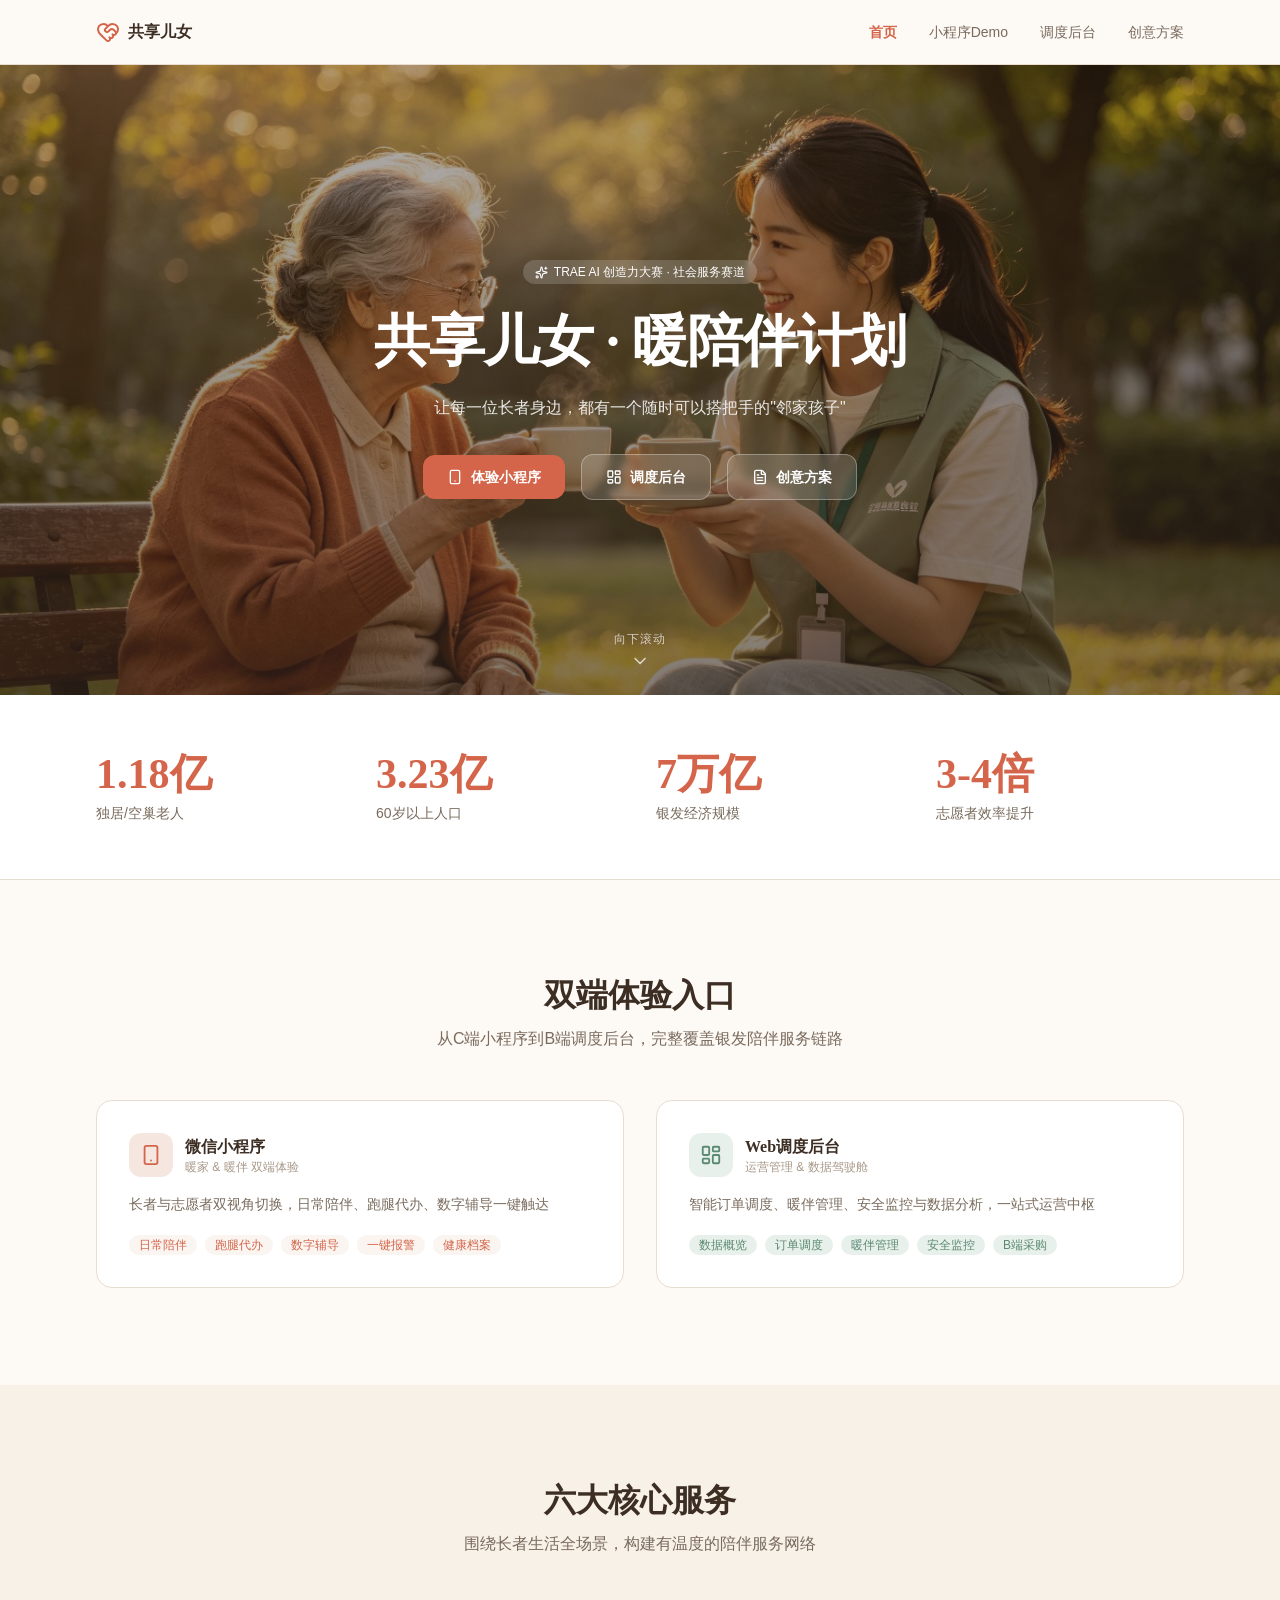
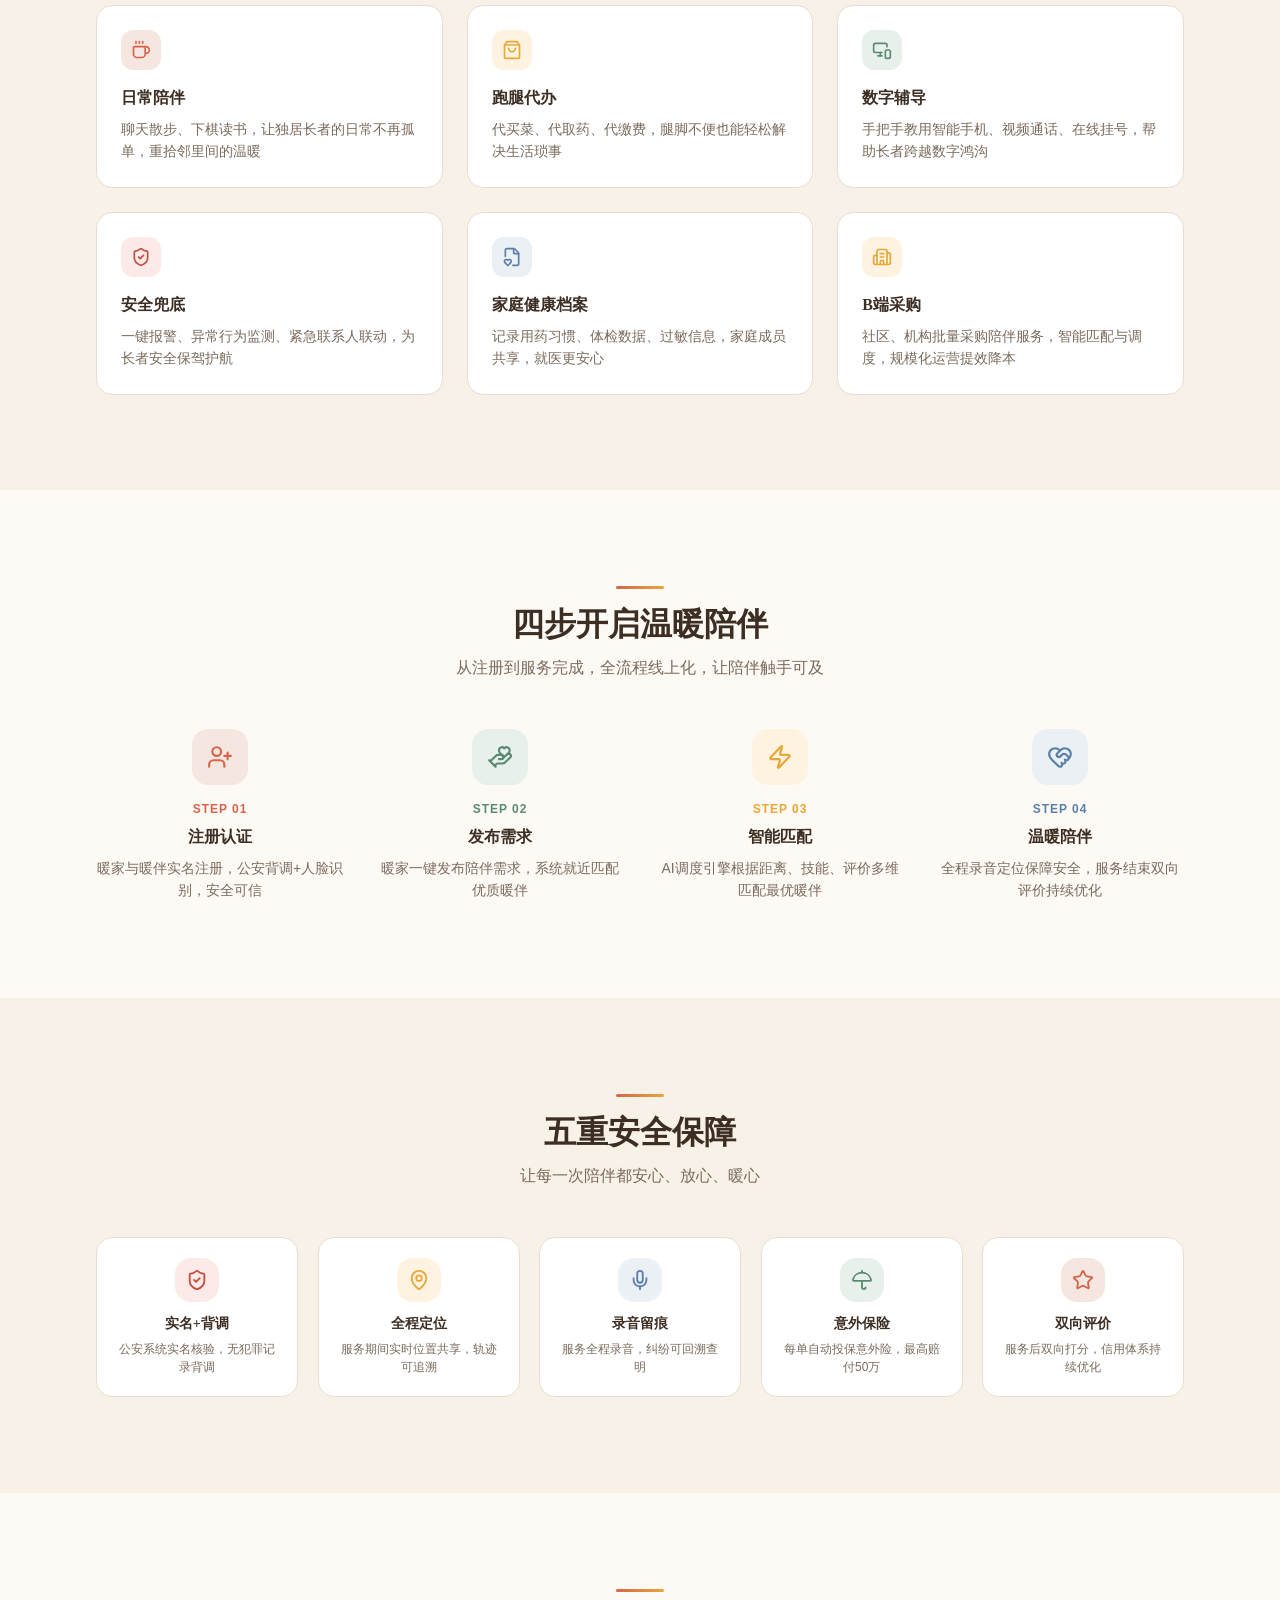
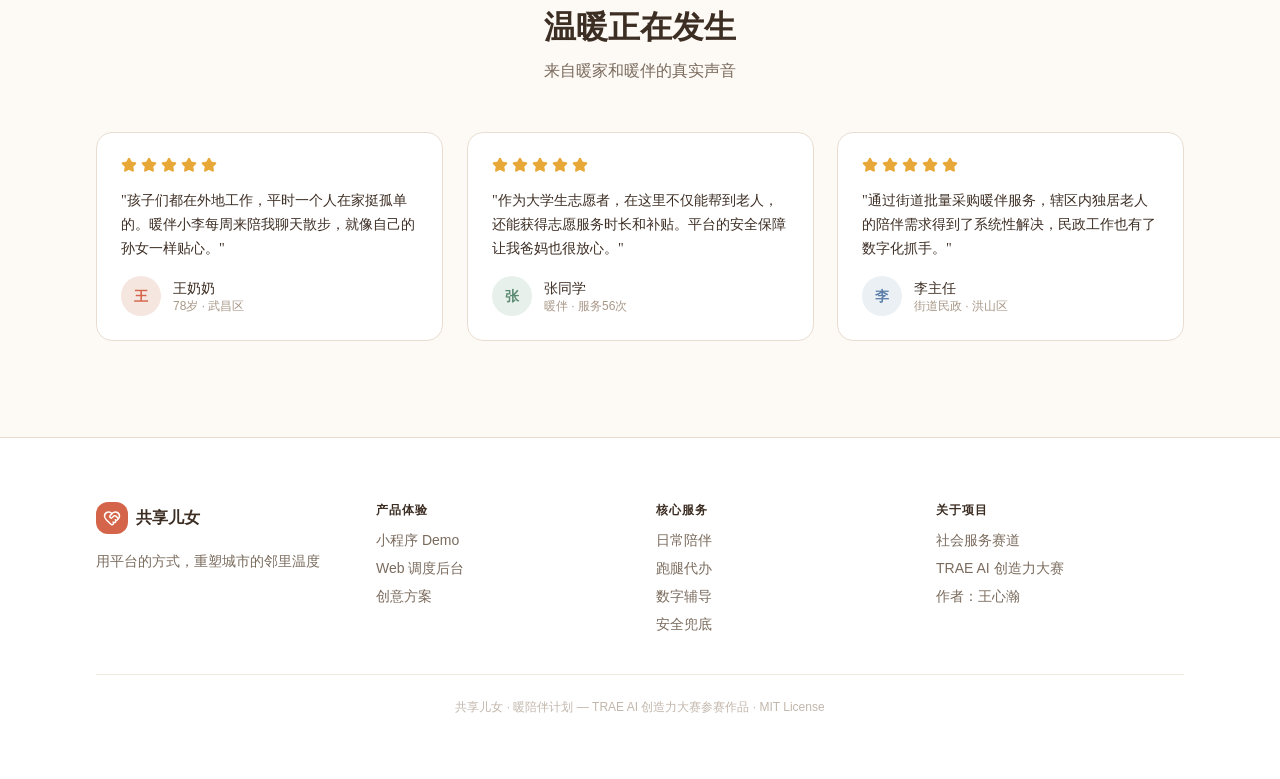
<file: index.html>
<!DOCTYPE html>
<html lang="zh-CN">
<head>
    <meta charset="UTF-8">
    <meta name="viewport" content="width=device-width, initial-scale=1.0">
    <title>共享儿女 · 暖陪伴计划</title>
    <meta http-equiv="refresh" content="0; url=shared-children-warm/pages/index.html">
    <script>window.location.href = 'shared-children-warm/pages/index.html';</script>
</head>
<body>
    <p>正在跳转至 <a href="shared-children-warm/pages/index.html">共享儿女 · 暖陪伴计划</a>...</p>
</body>
</html>
</file>
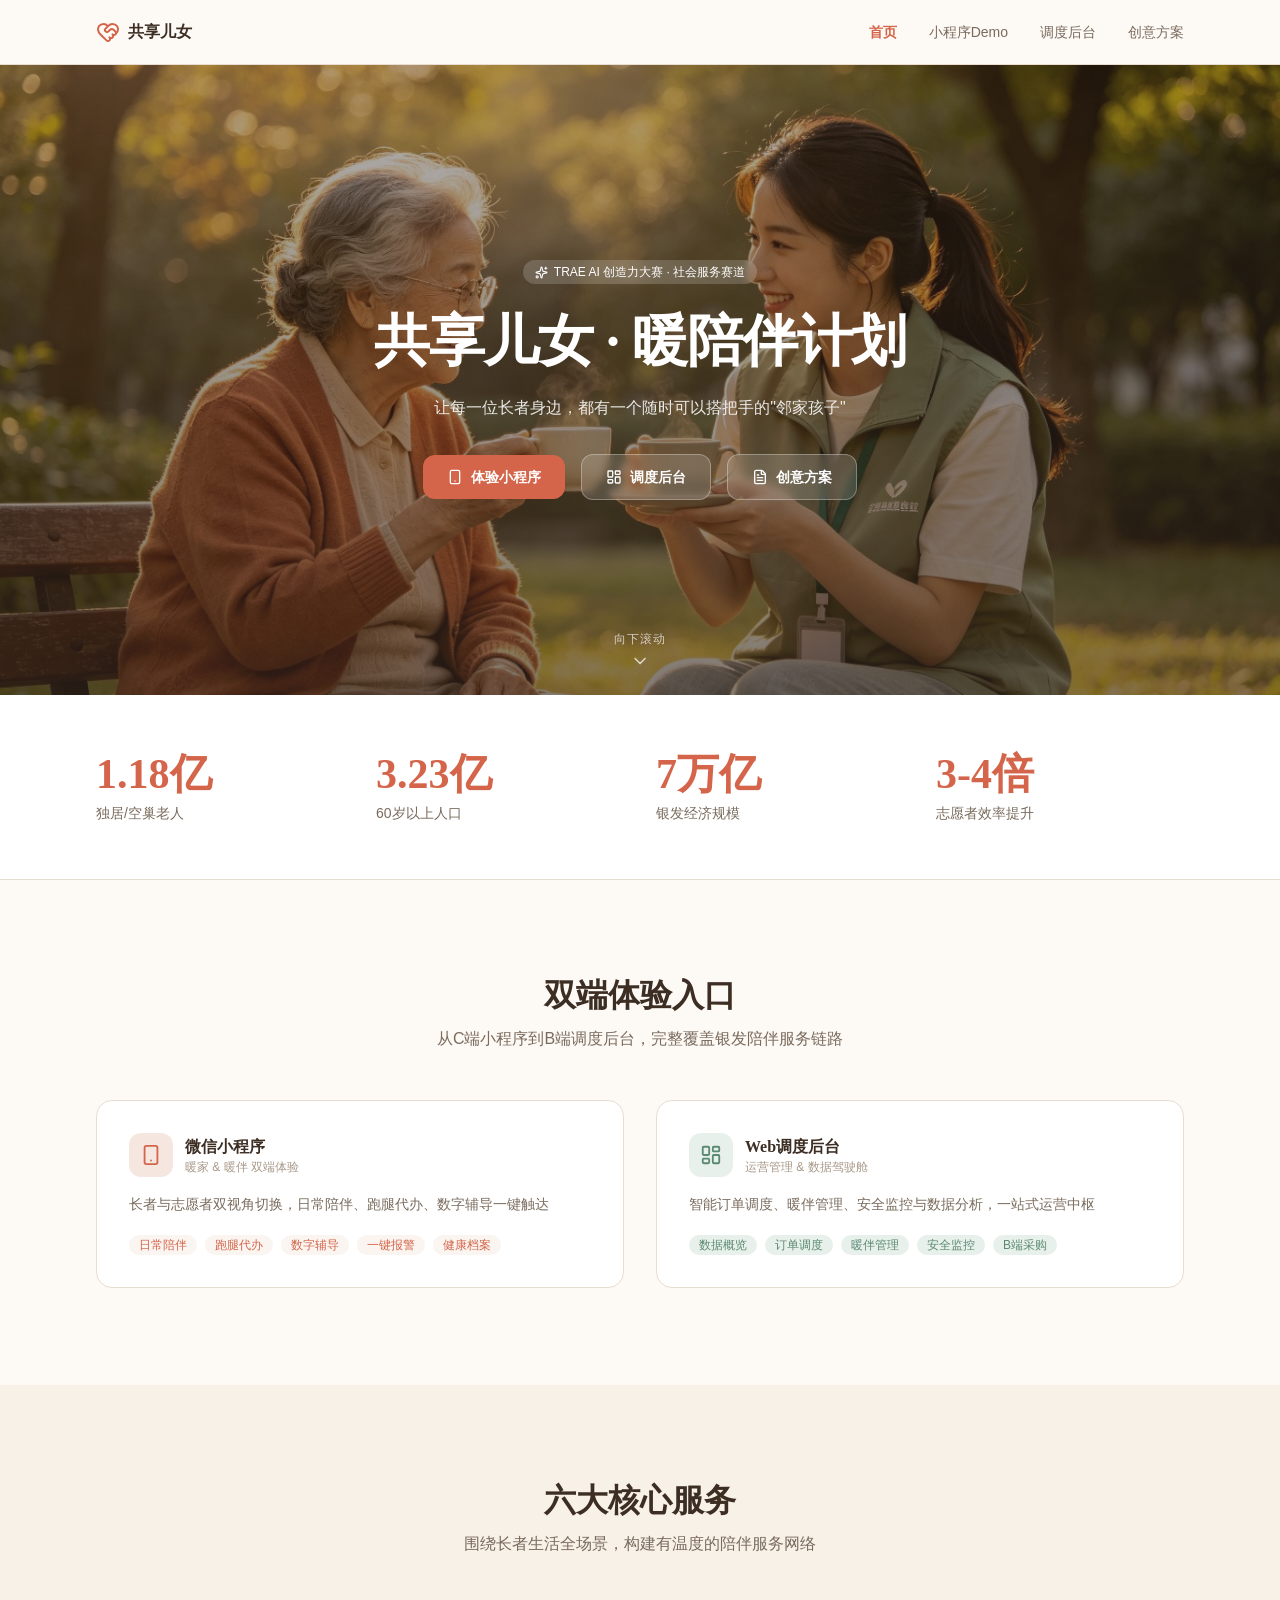
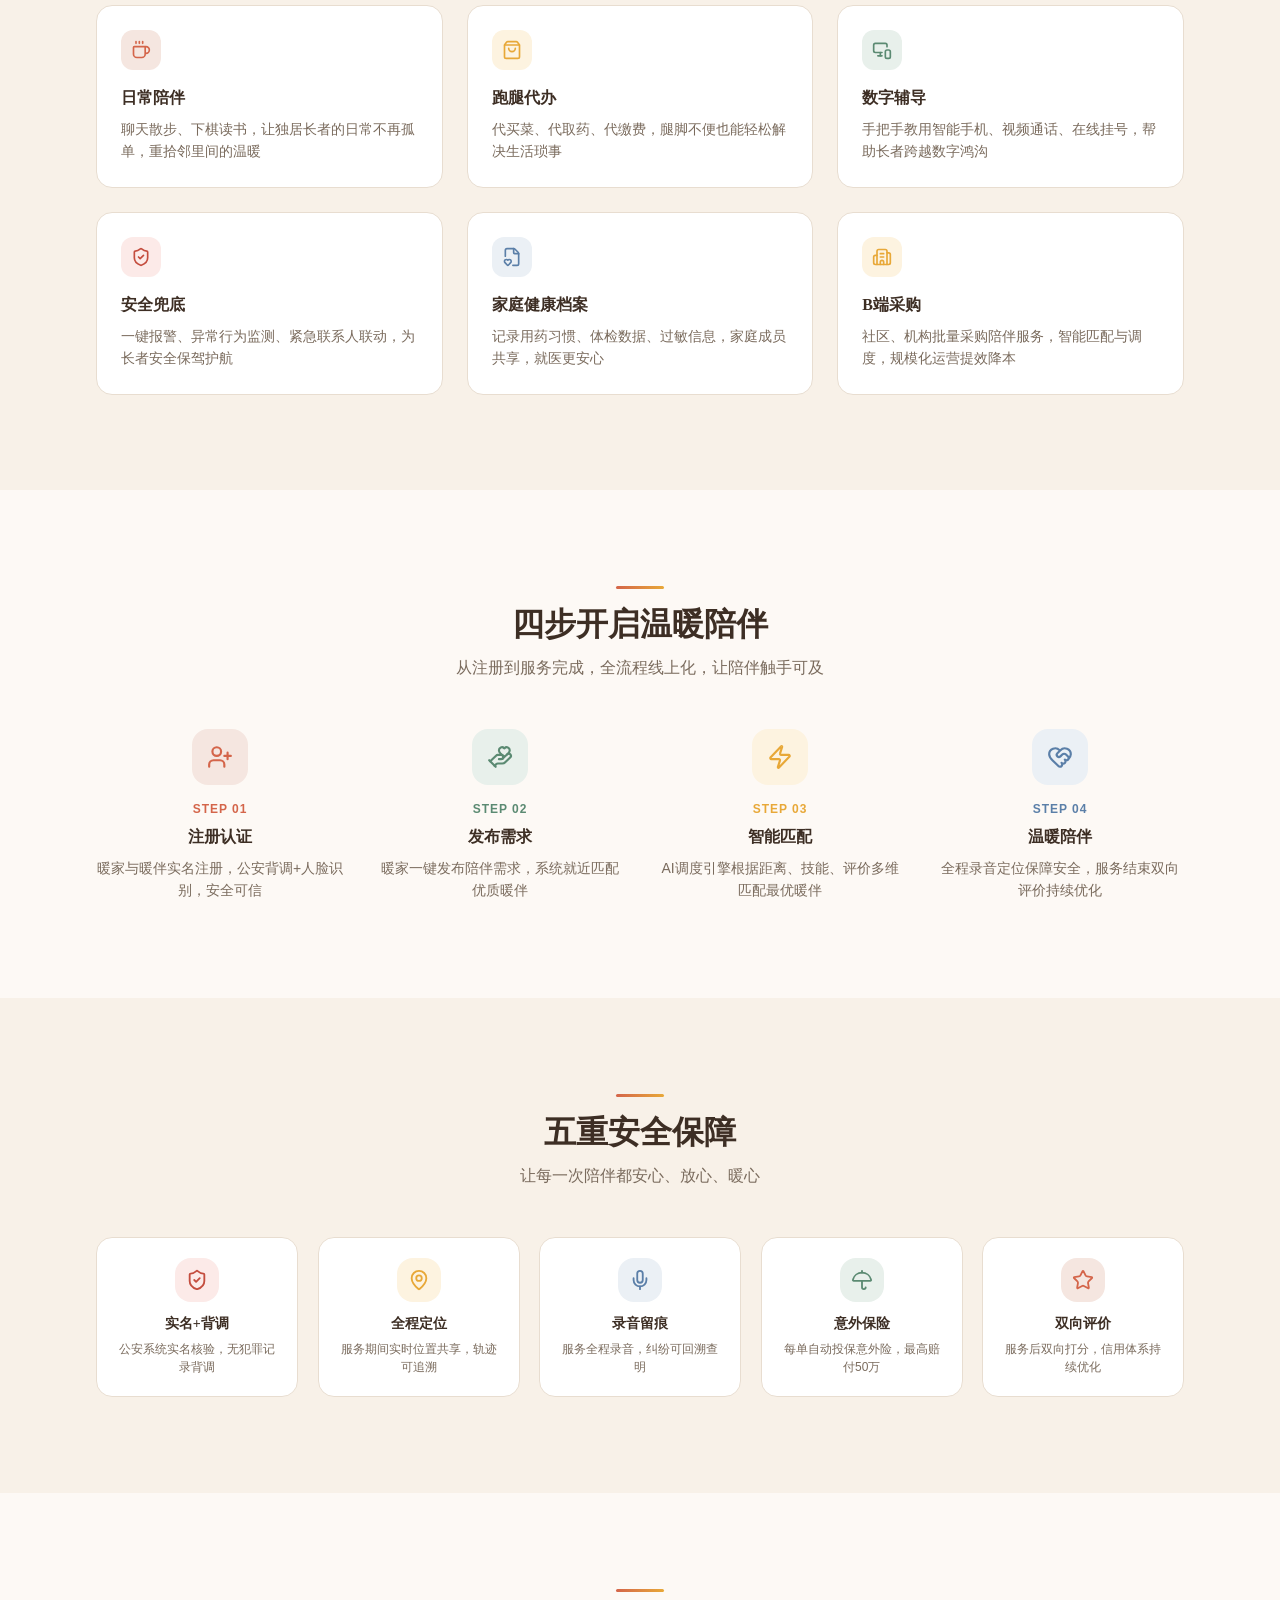
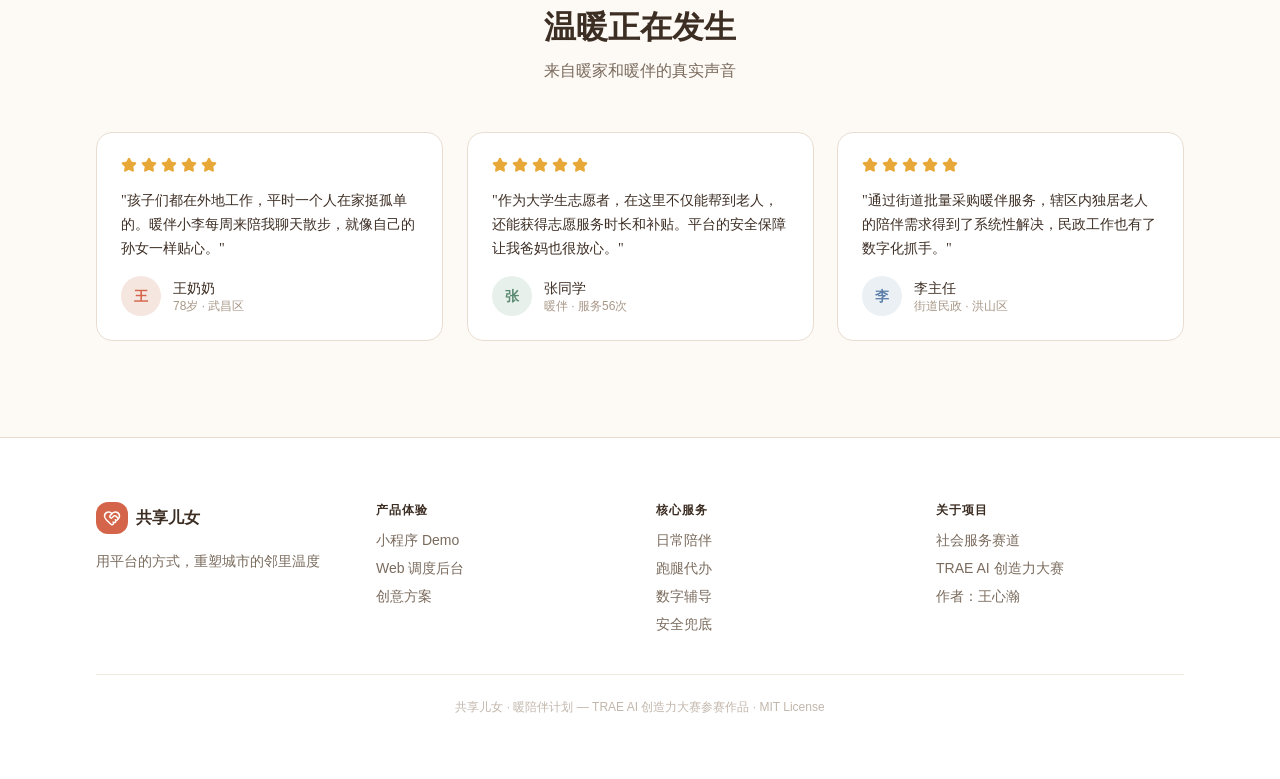
<file: shared-children-warm/pages/index.html>
<!DOCTYPE html>
<html lang="zh-CN" class="light">
<head>
    <meta charset="UTF-8">
    <meta name="viewport" content="width=device-width, initial-scale=1.0">
    <title>共享儿女 · 暖陪伴计划</title>
    <style id="theme-vars">
/* ===== Brand Design Tokens — 共享儿女 · 暖陪伴计划 ===== */
/* Warm, human, approachable — like a neighbor's kitchen */

:root {
  /* --- Color System --- */
  --color-primary: #D4654A;
  --color-primary-hover: #BF5A42;
  --color-primary-light: #F5E6E0;
  --color-primary-lighter: #FBF5F2;
  --color-primary-50: rgba(212, 101, 74, 0.08);
  --color-primary-100: rgba(212, 101, 74, 0.15);

  /* Backgrounds */
  --color-bg: #FDF9F5;
  --color-bg-warm: #F8F1E8;
  --color-bg-card: #FFFFFF;
  --color-bg-elevated: #FFFFFF;
  --color-bg-sunken: #F5EDE4;
  --color-bg-muted: #F0E8DF;

  /* Text */
  --color-text: #3D2E24;
  --color-text-secondary: #7A6B5D;
  --color-text-muted: #A89888;
  --color-text-inverse: #FFFFFF;

  /* Borders */
  --color-border: #E8DDD0;
  --color-border-light: #F0E8DF;
  --color-border-focus: #D4654A;

  /* State colors */
  --state-success: #5B8A72;
  --state-success-bg: #E8F0EB;
  --state-warning: #E8A838;
  --state-warning-bg: #FDF3E0;
  --state-error: #C44D3E;
  --state-error-bg: #FCEAE8;
  --state-info: #5B7FA8;
  --state-info-bg: #EBF0F5;

  /* --- Typography --- */
  --font-sans: 'Noto Sans SC', -apple-system, BlinkMacSystemFont, 'PingFang SC', 'Microsoft YaHei', sans-serif;
  --font-serif: 'Noto Serif SC', 'Songti SC', Georgia, serif;
  --font-mono: 'JetBrains Mono', 'Fira Code', monospace;

  --text-xs: 0.75rem;
  --text-sm: 0.875rem;
  --text-base: 1rem;
  --text-lg: 1.125rem;
  --text-xl: 1.25rem;
  --text-2xl: 1.5rem;
  --text-3xl: 1.875rem;
  --text-4xl: 2.25rem;
  --text-5xl: 3rem;
  --text-6xl: 3.75rem;

  --leading-tight: 1.25;
  --leading-snug: 1.375;
  --leading-normal: 1.6;
  --leading-relaxed: 1.75;

  --tracking-tight: -0.02em;
  --tracking-normal: 0;
  --tracking-wide: 0.04em;
  --tracking-wider: 0.08em;

  /* --- Spacing --- */
  --space-1: 0.25rem;
  --space-2: 0.5rem;
  --space-3: 0.75rem;
  --space-4: 1rem;
  --space-5: 1.25rem;
  --space-6: 1.5rem;
  --space-8: 2rem;
  --space-10: 2.5rem;
  --space-12: 3rem;
  --space-16: 4rem;
  --space-20: 5rem;
  --space-24: 6rem;

  /* --- Radius --- */
  --radius-sm: 4px;
  --radius-md: 8px;
  --radius-lg: 12px;
  --radius-xl: 16px;
  --radius-full: 9999px;

  /* --- Shadows --- */
  --shadow-xs: 0 1px 2px rgba(61, 46, 36, 0.04);
  --shadow-sm: 0 1px 3px rgba(61, 46, 36, 0.05);
  --shadow-md: 0 2px 8px rgba(61, 46, 36, 0.06);
  --shadow-lg: 0 4px 16px rgba(61, 46, 36, 0.08);
  --shadow-xl: 0 8px 32px rgba(61, 46, 36, 0.1);

  /* --- Transitions --- */
  --transition-fast: 150ms ease;
  --transition-base: 250ms ease;
  --transition-slow: 400ms ease;

  /* --- Z-index --- */
  --z-dropdown: 100;
  --z-sticky: 200;
  --z-overlay: 300;
  --z-modal: 400;
  --z-toast: 500;
}

    </style>
    <link rel="stylesheet" href="../../shared/css/app.css">
    <script src="../../shared/js/lucide.min.js"></script>
    <style>
      html, body { overflow-x: hidden; max-width: 100%; }
      td, th { overflow-wrap: break-word; }
      th { white-space: nowrap; }
      @media (prefers-reduced-motion: reduce) {
        *, *::before, *::after { animation-duration: 0.01ms !important; transition-duration: 0.01ms !important; }
      }
      :focus-visible { outline: 2px solid var(--color-primary); outline-offset: 2px; }
      .no-scrollbar::-webkit-scrollbar { display: none; }
      .no-scrollbar { -ms-overflow-style: none; scrollbar-width: none; }
      [data-icon] {
        display: inline-flex;
        align-items: center;
        justify-content: center;
        -webkit-mask-size: contain;
        mask-size: contain;
        -webkit-mask-repeat: no-repeat;
        mask-repeat: no-repeat;
        -webkit-mask-position: center;
        mask-position: center;
        background-color: currentColor;
      }
    </style>
    <link rel="stylesheet" href="../../shared/css/animations.css">
</head>
<body class="min-h-screen font-sans antialiased" style="background:var(--color-bg); color:var(--color-text);">

    <!-- Navigation -->
    <nav class="sticky top-0 z-200 w-full" style="background:var(--color-bg); border-bottom:1px solid var(--color-border);">
        <div class="mx-auto max-w-6xl px-6 lg:px-8 flex items-center justify-between" style="height:64px;">
            <a href="#" class="flex items-center gap-2 no-underline" style="color:var(--color-primary);">
                <i data-lucide="heart-handshake" style="width:24px; height:24px;"></i>
                <span class="font-semibold text-base" style="font-family:var(--font-serif); color:var(--color-text);">共享儿女</span>
            </a>
            <div class="hidden sm:flex items-center gap-8">
                <a href="#" class="text-sm no-underline transition-colors duration-150" style="color:var(--color-primary); font-weight:600;">首页</a>
                <a href="mini-program.html" class="text-sm no-underline transition-colors duration-150" style="color:var(--color-text-secondary);" onmouseover="this.style.color='var(--color-primary)'" onmouseout="this.style.color='var(--color-text-secondary)'">小程序Demo</a>
                <a href="web-admin.html" class="text-sm no-underline transition-colors duration-150" style="color:var(--color-text-secondary);" onmouseover="this.style.color='var(--color-primary)'" onmouseout="this.style.color='var(--color-text-secondary)'">调度后台</a>
                <a href="proposal.html" id="nav-proposal" class="text-sm no-underline transition-colors duration-150" style="color:var(--color-text-secondary);" onmouseover="this.style.color='var(--color-primary)'" onmouseout="this.style.color='var(--color-text-secondary)'">创意方案</a>
            </div>
            <div class="sm:hidden">
                <button onclick="toggleMobileMenu()" style="background:none; border:none; cursor:pointer; padding:4px;">
                    <i data-lucide="menu" style="width:22px; height:22px; color:var(--color-text);"></i>
                </button>
            </div>
        </div>
        <div id="mobile-menu" class="sm:hidden" style="display:none; background:var(--color-bg-card); border-top:1px solid var(--color-border); padding:12px 24px;">
            <a href="#" class="block py-2 text-sm no-underline" style="color:var(--color-primary); font-weight:600;">首页</a>
            <a href="mini-program.html" class="block py-2 text-sm no-underline" style="color:var(--color-text-secondary);">小程序Demo</a>
            <a href="web-admin.html" class="block py-2 text-sm no-underline" style="color:var(--color-text-secondary);">调度后台</a>
            <a href="proposal.html" class="block py-2 text-sm no-underline" style="color:var(--color-text-secondary);">创意方案</a>
        </div>
    </nav>

    <main>

        <!-- Hero Section -->
        <section class="relative overflow-hidden" style="min-height:clamp(480px, 70vh, 720px);">
            <div class="absolute inset-0">
                <img src="../assets/hero-warm-companion.jpg" alt="温暖陪伴" class="w-full h-full object-cover" style="filter:brightness(0.85) saturate(0.9);">
                <div class="absolute inset-0 hero-gradient-animate" style="background:linear-gradient(180deg, rgba(61,46,36,0.25) 0%, rgba(61,46,36,0.55) 100%);"></div>
            </div>
            <div class="relative z-10 flex flex-col items-center justify-center text-center px-6" style="min-height:clamp(480px, 70vh, 720px); padding-top:80px; padding-bottom:80px;">
                <span class="inline-flex items-center gap-1.5 px-3 py-1 rounded-lg text-xs font-medium mb-6 whitespace-nowrap" style="background:rgba(255,255,255,0.18); color:var(--color-text-inverse); backdrop-filter:blur(4px);">
                    <i data-lucide="sparkles" style="width:13px; height:13px;"></i>
                    TRAE AI 创造力大赛 · 社会服务赛道
                </span>
                <h1 class="font-semibold text-white mb-5" style="font-family:var(--font-serif); font-size:clamp(32px, 5vw, 56px); line-height:1.18; letter-spacing:-0.02em; text-wrap:balance; word-break:keep-all; overflow-wrap:break-word;">
                    共享儿女 · 暖陪伴计划
                </h1>
                <p class="max-w-xl text-base mb-8" style="color:rgba(255,255,255,0.88); line-height:1.7; font-family:var(--font-sans);">
                    让每一位长者身边，都有一个随时可以搭把手的"邻家孩子"
                </p>
                <div class="flex flex-wrap items-center justify-center gap-4">
                    <a href="mini-program.html" id="cta-mini-program" class="ripple-btn inline-flex items-center gap-2 px-6 py-3 rounded-lg text-sm font-semibold text-white no-underline transition-all duration-250" style="background:var(--color-primary); color:var(--color-text-inverse); transition-property:transform, box-shadow;" onmouseover="this.style.transform='translateY(-2px)'; this.style.boxShadow='0 4px 16px rgba(212,101,74,0.3)'" onmouseout="this.style.transform='translateY(-0)'; this.style.boxShadow='none'">
                        <i data-lucide="smartphone" style="width:16px; height:16px;"></i>
                        体验小程序
                    </a>
                    <a href="web-admin.html" id="cta-web-admin" class="inline-flex items-center gap-2 px-6 py-3 rounded-lg text-sm font-semibold no-underline transition-all duration-250" style="background:rgba(255,255,255,0.15); color:var(--color-text-inverse); border:1px solid rgba(255,255,255,0.3); backdrop-filter:blur(4px); transition-property:transform, background;" onmouseover="this.style.transform='translateY(-2px)'; this.style.background='rgba(255,255,255,0.25)'" onmouseout="this.style.transform='translateY(0)'; this.style.background='rgba(255,255,255,0.15)'">
                        <i data-lucide="layout-dashboard" style="width:16px; height:16px;"></i>
                        调度后台
                    </a>
                    <a href="proposal.html" id="cta-proposal" class="inline-flex items-center gap-2 px-6 py-3 rounded-lg text-sm font-semibold no-underline transition-all duration-250" style="background:rgba(255,255,255,0.15); color:var(--color-text-inverse); border:1px solid rgba(255,255,255,0.3); backdrop-filter:blur(4px); transition-property:transform, background;" onmouseover="this.style.transform='translateY(-2px)'; this.style.background='rgba(255,255,255,0.25)'" onmouseout="this.style.transform='translateY(0)'; this.style.background='rgba(255,255,255,0.15)'">
                        <i data-lucide="file-text" style="width:16px; height:16px;"></i>
                        创意方案
                    </a>
                </div>
            </div>
            <!-- Scroll Down Indicator -->
            <div class="absolute bottom-6 left-1/2 -translate-x-1/2 z-10" style="animation:float 2s ease-in-out infinite;">
                <div class="flex flex-col items-center gap-1" style="opacity:0.7;">
                    <span class="text-xs text-white" style="letter-spacing:var(--tracking-wider);">向下滚动</span>
                    <i data-lucide="chevron-down" style="width:20px; height:20px; color:white;"></i>
                </div>
            </div>
        </section>

        <!-- Stats Bar -->
        <section class="w-full reveal" style="background:var(--color-bg-card); border-bottom:1px solid var(--color-border);">
            <div class="mx-auto max-w-6xl px-6 lg:px-8 py-10 lg:py-14">
                <div class="grid grid-cols-2 lg:grid-cols-4 gap-6 lg:gap-8">
                    <div class="flex flex-col items-center lg:items-start text-center lg:text-left">
                        <span class="font-semibold whitespace-nowrap counter" data-target="1.18" data-suffix="亿" data-decimals="2" style="font-family:var(--font-serif); font-size:clamp(28px, 3.5vw, 42px); line-height:1.1; color:var(--color-primary); font-variant-numeric:tabular-nums;">0亿</span>
                        <span class="text-sm mt-1.5 truncate" style="color:var(--color-text-secondary);">独居/空巢老人</span>
                    </div>
                    <div class="flex flex-col items-center lg:items-start text-center lg:text-left">
                        <span class="font-semibold whitespace-nowrap counter" data-target="3.23" data-suffix="亿" data-decimals="2" style="font-family:var(--font-serif); font-size:clamp(28px, 3.5vw, 42px); line-height:1.1; color:var(--color-primary); font-variant-numeric:tabular-nums;">0亿</span>
                        <span class="text-sm mt-1.5 truncate" style="color:var(--color-text-secondary);">60岁以上人口</span>
                    </div>
                    <div class="flex flex-col items-center lg:items-start text-center lg:text-left">
                        <span class="font-semibold whitespace-nowrap counter" data-target="7" data-suffix="万亿" data-decimals="0" style="font-family:var(--font-serif); font-size:clamp(28px, 3.5vw, 42px); line-height:1.1; color:var(--color-primary); font-variant-numeric:tabular-nums;">0万亿</span>
                        <span class="text-sm mt-1.5 truncate" style="color:var(--color-text-secondary);">银发经济规模</span>
                    </div>
                    <div class="flex flex-col items-center lg:items-start text-center lg:text-left">
                        <span class="font-semibold whitespace-nowrap" style="font-family:var(--font-serif); font-size:clamp(28px, 3.5vw, 42px); line-height:1.1; color:var(--color-primary); font-variant-numeric:tabular-nums;">3-4倍</span>
                        <span class="text-sm mt-1.5 truncate" style="color:var(--color-text-secondary);">志愿者效率提升</span>
                    </div>
                </div>
            </div>
        </section>

        <!-- Demo Cards Section -->
        <section class="w-full reveal" style="background:var(--color-bg);">
            <div class="mx-auto max-w-6xl px-6 lg:px-8 py-16 lg:py-24">
                <div class="text-center mb-12">
                    <h2 class="font-semibold mb-3" style="font-family:var(--font-serif); font-size:clamp(22px, 2.8vw, 32px); line-height:1.2; color:var(--color-text); text-wrap:balance; word-break:keep-all;">
                        双端体验入口
                    </h2>
                    <p class="text-base max-w-lg mx-auto" style="color:var(--color-text-secondary); line-height:1.6;">
                        从C端小程序到B端调度后台，完整覆盖银发陪伴服务链路
                    </p>
                </div>
                <div class="grid md:grid-cols-2 gap-6 lg:gap-8">
                    <!-- Mini Program Card -->
                    <a href="mini-program.html" id="cta-mini-program-card" class="group block rounded-xl no-underline transition-all duration-250 overflow-hidden" style="background:var(--color-bg-card); border:1px solid var(--color-border); transition-property:transform, box-shadow;" onmouseover="this.style.transform='translateY(-3px)'; this.style.boxShadow='0 4px 16px rgba(61,46,36,0.08)'" onmouseout="this.style.transform='translateY(0)'; this.style.boxShadow='none'">
                        <div class="p-6 lg:p-8">
                            <div class="flex items-center gap-3 mb-4">
                                <div class="flex items-center justify-center rounded-lg" style="width:44px; height:44px; background:var(--color-primary-light);">
                                    <i data-lucide="smartphone" style="width:22px; height:22px; color:var(--color-primary);"></i>
                                </div>
                                <div>
                                    <h3 class="font-semibold text-base" style="color:var(--color-text); font-family:var(--font-serif);">微信小程序</h3>
                                    <p class="text-xs" style="color:var(--color-text-muted);">暖家 & 暖伴 双端体验</p>
                                </div>
                            </div>
                            <p class="text-sm mb-5 line-clamp-2" style="color:var(--color-text-secondary); line-height:1.6;">
                                长者与志愿者双视角切换，日常陪伴、跑腿代办、数字辅导一键触达
                            </p>
                            <div class="flex flex-wrap gap-2">
                                <span class="inline-flex items-center px-2.5 py-0.5 rounded-lg text-xs whitespace-nowrap" style="background:var(--color-primary-lighter); color:var(--color-primary);">日常陪伴</span>
                                <span class="inline-flex items-center px-2.5 py-0.5 rounded-lg text-xs whitespace-nowrap" style="background:var(--color-primary-lighter); color:var(--color-primary);">跑腿代办</span>
                                <span class="inline-flex items-center px-2.5 py-0.5 rounded-lg text-xs whitespace-nowrap" style="background:var(--color-primary-lighter); color:var(--color-primary);">数字辅导</span>
                                <span class="inline-flex items-center px-2.5 py-0.5 rounded-lg text-xs whitespace-nowrap" style="background:var(--color-primary-lighter); color:var(--color-primary);">一键报警</span>
                                <span class="inline-flex items-center px-2.5 py-0.5 rounded-lg text-xs whitespace-nowrap" style="background:var(--color-primary-lighter); color:var(--color-primary);">健康档案</span>
                            </div>
                        </div>
                    </a>
                    <!-- Web Admin Card -->
                    <a href="web-admin.html" id="cta-web-admin-card" class="group block rounded-xl no-underline transition-all duration-250 overflow-hidden" style="background:var(--color-bg-card); border:1px solid var(--color-border); transition-property:transform, box-shadow;" onmouseover="this.style.transform='translateY(-3px)'; this.style.boxShadow='0 4px 16px rgba(61,46,36,0.08)'" onmouseout="this.style.transform='translateY(0)'; this.style.boxShadow='none'">
                        <div class="p-6 lg:p-8">
                            <div class="flex items-center gap-3 mb-4">
                                <div class="flex items-center justify-center rounded-lg" style="width:44px; height:44px; background:var(--state-success-bg);">
                                    <i data-lucide="layout-dashboard" style="width:22px; height:22px; color:var(--state-success);"></i>
                                </div>
                                <div>
                                    <h3 class="font-semibold text-base" style="color:var(--color-text); font-family:var(--font-serif);">Web调度后台</h3>
                                    <p class="text-xs" style="color:var(--color-text-muted);">运营管理 & 数据驾驶舱</p>
                                </div>
                            </div>
                            <p class="text-sm mb-5 line-clamp-2" style="color:var(--color-text-secondary); line-height:1.6;">
                                智能订单调度、暖伴管理、安全监控与数据分析，一站式运营中枢
                            </p>
                            <div class="flex flex-wrap gap-2">
                                <span class="inline-flex items-center px-2.5 py-0.5 rounded-lg text-xs whitespace-nowrap" style="background:var(--state-success-bg); color:var(--state-success);">数据概览</span>
                                <span class="inline-flex items-center px-2.5 py-0.5 rounded-lg text-xs whitespace-nowrap" style="background:var(--state-success-bg); color:var(--state-success);">订单调度</span>
                                <span class="inline-flex items-center px-2.5 py-0.5 rounded-lg text-xs whitespace-nowrap" style="background:var(--state-success-bg); color:var(--state-success);">暖伴管理</span>
                                <span class="inline-flex items-center px-2.5 py-0.5 rounded-lg text-xs whitespace-nowrap" style="background:var(--state-success-bg); color:var(--state-success);">安全监控</span>
                                <span class="inline-flex items-center px-2.5 py-0.5 rounded-lg text-xs whitespace-nowrap" style="background:var(--state-success-bg); color:var(--state-success);">B端采购</span>
                            </div>
                        </div>
                    </a>
                </div>
            </div>
        </section>

        <!-- Feature Grid Section -->
        <section class="w-full reveal" style="background:var(--color-bg-warm);">
            <div class="mx-auto max-w-6xl px-6 lg:px-8 py-16 lg:py-24">
                <div class="text-center mb-12">
                    <h2 class="font-semibold mb-3" style="font-family:var(--font-serif); font-size:clamp(22px, 2.8vw, 32px); line-height:1.2; color:var(--color-text); text-wrap:balance; word-break:keep-all;">
                        六大核心服务
                    </h2>
                    <p class="text-base max-w-lg mx-auto" style="color:var(--color-text-secondary); line-height:1.6;">
                        围绕长者生活全场景，构建有温度的陪伴服务网络
                    </p>
                </div>
                <div class="grid sm:grid-cols-2 lg:grid-cols-3 gap-5 lg:gap-6">
                    <!-- Feature 1: 日常陪伴 -->
                    <div class="rounded-xl p-6 transition-all duration-250" style="background:var(--color-bg-card); border:1px solid var(--color-border); transition-property:transform, box-shadow;" onmouseover="this.style.transform='translateY(-2px)'; this.style.boxShadow='0 4px 16px rgba(61,46,36,0.06)'" onmouseout="this.style.transform='translateY(0)'; this.style.boxShadow='none'">
                        <div class="flex items-center justify-center rounded-lg mb-4" style="width:40px; height:40px; background:var(--color-primary-light);">
                            <i data-lucide="coffee" style="width:20px; height:20px; color:var(--color-primary);"></i>
                        </div>
                        <h3 class="font-semibold text-base mb-2" style="font-family:var(--font-serif); color:var(--color-text);">日常陪伴</h3>
                        <p class="text-sm line-clamp-3" style="color:var(--color-text-secondary); line-height:1.6;">
                            聊天散步、下棋读书，让独居长者的日常不再孤单，重拾邻里间的温暖
                        </p>
                    </div>
                    <!-- Feature 2: 跑腿代办 -->
                    <div class="rounded-xl p-6 transition-all duration-250" style="background:var(--color-bg-card); border:1px solid var(--color-border); transition-property:transform, box-shadow;" onmouseover="this.style.transform='translateY(-2px)'; this.style.boxShadow='0 4px 16px rgba(61,46,36,0.06)'" onmouseout="this.style.transform='translateY(0)'; this.style.boxShadow='none'">
                        <div class="flex items-center justify-center rounded-lg mb-4" style="width:40px; height:40px; background:var(--state-warning-bg);">
                            <i data-lucide="shopping-bag" style="width:20px; height:20px; color:var(--state-warning);"></i>
                        </div>
                        <h3 class="font-semibold text-base mb-2" style="font-family:var(--font-serif); color:var(--color-text);">跑腿代办</h3>
                        <p class="text-sm line-clamp-3" style="color:var(--color-text-secondary); line-height:1.6;">
                            代买菜、代取药、代缴费，腿脚不便也能轻松解决生活琐事
                        </p>
                    </div>
                    <!-- Feature 3: 数字辅导 -->
                    <div class="rounded-xl p-6 transition-all duration-250" style="background:var(--color-bg-card); border:1px solid var(--color-border); transition-property:transform, box-shadow;" onmouseover="this.style.transform='translateY(-2px)'; this.style.boxShadow='0 4px 16px rgba(61,46,36,0.06)'" onmouseout="this.style.transform='translateY(0)'; this.style.boxShadow='none'">
                        <div class="flex items-center justify-center rounded-lg mb-4" style="width:40px; height:40px; background:var(--state-success-bg);">
                            <i data-lucide="monitor-smartphone" style="width:20px; height:20px; color:var(--state-success);"></i>
                        </div>
                        <h3 class="font-semibold text-base mb-2" style="font-family:var(--font-serif); color:var(--color-text);">数字辅导</h3>
                        <p class="text-sm line-clamp-3" style="color:var(--color-text-secondary); line-height:1.6;">
                            手把手教用智能手机、视频通话、在线挂号，帮助长者跨越数字鸿沟
                        </p>
                    </div>
                    <!-- Feature 4: 安全兜底 -->
                    <div class="rounded-xl p-6 transition-all duration-250" style="background:var(--color-bg-card); border:1px solid var(--color-border); transition-property:transform, box-shadow;" onmouseover="this.style.transform='translateY(-2px)'; this.style.boxShadow='0 4px 16px rgba(61,46,36,0.06)'" onmouseout="this.style.transform='translateY(0)'; this.style.boxShadow='none'">
                        <div class="flex items-center justify-center rounded-lg mb-4" style="width:40px; height:40px; background:var(--state-error-bg);">
                            <i data-lucide="shield-check" style="width:20px; height:20px; color:var(--state-error);"></i>
                        </div>
                        <h3 class="font-semibold text-base mb-2" style="font-family:var(--font-serif); color:var(--color-text);">安全兜底</h3>
                        <p class="text-sm line-clamp-3" style="color:var(--color-text-secondary); line-height:1.6;">
                            一键报警、异常行为监测、紧急联系人联动，为长者安全保驾护航
                        </p>
                    </div>
                    <!-- Feature 5: 家庭健康档案 -->
                    <div class="rounded-xl p-6 transition-all duration-250" style="background:var(--color-bg-card); border:1px solid var(--color-border); transition-property:transform, box-shadow;" onmouseover="this.style.transform='translateY(-2px)'; this.style.boxShadow='0 4px 16px rgba(61,46,36,0.06)'" onmouseout="this.style.transform='translateY(0)'; this.style.boxShadow='none'">
                        <div class="flex items-center justify-center rounded-lg mb-4" style="width:40px; height:40px; background:var(--state-info-bg);">
                            <i data-lucide="file-heart" style="width:20px; height:20px; color:var(--state-info);"></i>
                        </div>
                        <h3 class="font-semibold text-base mb-2" style="font-family:var(--font-serif); color:var(--color-text);">家庭健康档案</h3>
                        <p class="text-sm line-clamp-3" style="color:var(--color-text-secondary); line-height:1.6;">
                            记录用药习惯、体检数据、过敏信息，家庭成员共享，就医更安心
                        </p>
                    </div>
                    <!-- Feature 6: B端采购 -->
                    <div class="rounded-xl p-6 transition-all duration-250" style="background:var(--color-bg-card); border:1px solid var(--color-border); transition-property:transform, box-shadow;" onmouseover="this.style.transform='translateY(-2px)'; this.style.boxShadow='0 4px 16px rgba(61,46,36,0.06)'" onmouseout="this.style.transform='translateY(0)'; this.style.boxShadow='none'">
                        <div class="flex items-center justify-center rounded-lg mb-4" style="width:40px; height:40px; background:var(--state-warning-bg);">
                            <i data-lucide="building-2" style="width:20px; height:20px; color:var(--state-warning);"></i>
                        </div>
                        <h3 class="font-semibold text-base mb-2" style="font-family:var(--font-serif); color:var(--color-text);">B端采购</h3>
                        <p class="text-sm line-clamp-3" style="color:var(--color-text-secondary); line-height:1.6;">
                            社区、机构批量采购陪伴服务，智能匹配与调度，规模化运营提效降本
                        </p>
                    </div>
                </div>
            </div>
        </section>

        <!-- How It Works Section -->
        <section class="w-full reveal" style="background:var(--color-bg);">
            <div class="mx-auto max-w-6xl px-6 lg:px-8 py-16 lg:py-24">
                <div class="text-center mb-12">
                    <div class="section-divider"></div>
                    <h2 class="font-semibold mb-3" style="font-family:var(--font-serif); font-size:clamp(22px, 2.8vw, 32px); line-height:1.2; color:var(--color-text); text-wrap:balance; word-break:keep-all;">
                        四步开启温暖陪伴
                    </h2>
                    <p class="text-base max-w-lg mx-auto" style="color:var(--color-text-secondary); line-height:1.6;">
                        从注册到服务完成，全流程线上化，让陪伴触手可及
                    </p>
                </div>
                <div class="grid sm:grid-cols-2 lg:grid-cols-4 gap-6 lg:gap-8">
                    <div class="reveal reveal-delay-1 text-center">
                        <div class="flex items-center justify-center rounded-2xl mx-auto mb-4 float-animate" style="width:56px; height:56px; background:var(--color-primary-light);">
                            <i data-lucide="user-plus" style="width:26px; height:26px; color:var(--color-primary);"></i>
                        </div>
                        <div class="text-xs font-semibold mb-2" style="color:var(--color-primary); letter-spacing:var(--tracking-wider);">STEP 01</div>
                        <h3 class="font-semibold text-base mb-2" style="font-family:var(--font-serif); color:var(--color-text);">注册认证</h3>
                        <p class="text-sm" style="color:var(--color-text-secondary); line-height:1.6;">暖家与暖伴实名注册，公安背调+人脸识别，安全可信</p>
                    </div>
                    <div class="reveal reveal-delay-2 text-center">
                        <div class="flex items-center justify-center rounded-2xl mx-auto mb-4 float-animate" style="width:56px; height:56px; background:var(--state-success-bg); animation-delay:0.5s;">
                            <i data-lucide="hand-heart" style="width:26px; height:26px; color:var(--state-success);"></i>
                        </div>
                        <div class="text-xs font-semibold mb-2" style="color:var(--state-success); letter-spacing:var(--tracking-wider);">STEP 02</div>
                        <h3 class="font-semibold text-base mb-2" style="font-family:var(--font-serif); color:var(--color-text);">发布需求</h3>
                        <p class="text-sm" style="color:var(--color-text-secondary); line-height:1.6;">暖家一键发布陪伴需求，系统就近匹配优质暖伴</p>
                    </div>
                    <div class="reveal reveal-delay-3 text-center">
                        <div class="flex items-center justify-center rounded-2xl mx-auto mb-4 float-animate" style="width:56px; height:56px; background:var(--state-warning-bg); animation-delay:1s;">
                            <i data-lucide="zap" style="width:26px; height:26px; color:var(--state-warning);"></i>
                        </div>
                        <div class="text-xs font-semibold mb-2" style="color:var(--state-warning); letter-spacing:var(--tracking-wider);">STEP 03</div>
                        <h3 class="font-semibold text-base mb-2" style="font-family:var(--font-serif); color:var(--color-text);">智能匹配</h3>
                        <p class="text-sm" style="color:var(--color-text-secondary); line-height:1.6;">AI调度引擎根据距离、技能、评价多维匹配最优暖伴</p>
                    </div>
                    <div class="reveal reveal-delay-4 text-center">
                        <div class="flex items-center justify-center rounded-2xl mx-auto mb-4 float-animate" style="width:56px; height:56px; background:var(--state-info-bg); animation-delay:1.5s;">
                            <i data-lucide="heart-handshake" style="width:26px; height:26px; color:var(--state-info);"></i>
                        </div>
                        <div class="text-xs font-semibold mb-2" style="color:var(--state-info); letter-spacing:var(--tracking-wider);">STEP 04</div>
                        <h3 class="font-semibold text-base mb-2" style="font-family:var(--font-serif); color:var(--color-text);">温暖陪伴</h3>
                        <p class="text-sm" style="color:var(--color-text-secondary); line-height:1.6;">全程录音定位保障安全，服务结束双向评价持续优化</p>
                    </div>
                </div>
            </div>
        </section>

        <!-- Safety & Trust Section -->
        <section class="w-full reveal" style="background:var(--color-bg-warm);">
            <div class="mx-auto max-w-6xl px-6 lg:px-8 py-16 lg:py-24">
                <div class="text-center mb-12">
                    <div class="section-divider"></div>
                    <h2 class="font-semibold mb-3" style="font-family:var(--font-serif); font-size:clamp(22px, 2.8vw, 32px); line-height:1.2; color:var(--color-text); text-wrap:balance; word-break:keep-all;">
                        五重安全保障
                    </h2>
                    <p class="text-base max-w-lg mx-auto" style="color:var(--color-text-secondary); line-height:1.6;">
                        让每一次陪伴都安心、放心、暖心
                    </p>
                </div>
                <div class="grid sm:grid-cols-2 lg:grid-cols-5 gap-4 lg:gap-5">
                    <div class="reveal reveal-delay-1 rounded-xl p-5 text-center card-lift" style="background:var(--color-bg-card); border:1px solid var(--color-border);">
                        <div class="flex items-center justify-center rounded-xl mx-auto mb-3" style="width:44px; height:44px; background:var(--state-error-bg);">
                            <i data-lucide="shield-check" style="width:22px; height:22px; color:var(--state-error);"></i>
                        </div>
                        <h3 class="font-semibold text-sm mb-1.5" style="font-family:var(--font-serif); color:var(--color-text);">实名+背调</h3>
                        <p class="text-xs" style="color:var(--color-text-secondary); line-height:1.5;">公安系统实名核验，无犯罪记录背调</p>
                    </div>
                    <div class="reveal reveal-delay-2 rounded-xl p-5 text-center card-lift" style="background:var(--color-bg-card); border:1px solid var(--color-border);">
                        <div class="flex items-center justify-center rounded-xl mx-auto mb-3" style="width:44px; height:44px; background:var(--state-warning-bg);">
                            <i data-lucide="map-pin" style="width:22px; height:22px; color:var(--state-warning);"></i>
                        </div>
                        <h3 class="font-semibold text-sm mb-1.5" style="font-family:var(--font-serif); color:var(--color-text);">全程定位</h3>
                        <p class="text-xs" style="color:var(--color-text-secondary); line-height:1.5;">服务期间实时位置共享，轨迹可追溯</p>
                    </div>
                    <div class="reveal reveal-delay-3 rounded-xl p-5 text-center card-lift" style="background:var(--color-bg-card); border:1px solid var(--color-border);">
                        <div class="flex items-center justify-center rounded-xl mx-auto mb-3" style="width:44px; height:44px; background:var(--state-info-bg);">
                            <i data-lucide="mic" style="width:22px; height:22px; color:var(--state-info);"></i>
                        </div>
                        <h3 class="font-semibold text-sm mb-1.5" style="font-family:var(--font-serif); color:var(--color-text);">录音留痕</h3>
                        <p class="text-xs" style="color:var(--color-text-secondary); line-height:1.5;">服务全程录音，纠纷可回溯查明</p>
                    </div>
                    <div class="reveal reveal-delay-4 rounded-xl p-5 text-center card-lift" style="background:var(--color-bg-card); border:1px solid var(--color-border);">
                        <div class="flex items-center justify-center rounded-xl mx-auto mb-3" style="width:44px; height:44px; background:var(--state-success-bg);">
                            <i data-lucide="umbrella" style="width:22px; height:22px; color:var(--state-success);"></i>
                        </div>
                        <h3 class="font-semibold text-sm mb-1.5" style="font-family:var(--font-serif); color:var(--color-text);">意外保险</h3>
                        <p class="text-xs" style="color:var(--color-text-secondary); line-height:1.5;">每单自动投保意外险，最高赔付50万</p>
                    </div>
                    <div class="reveal reveal-delay-5 rounded-xl p-5 text-center card-lift" style="background:var(--color-bg-card); border:1px solid var(--color-border);">
                        <div class="flex items-center justify-center rounded-xl mx-auto mb-3" style="width:44px; height:44px; background:var(--color-primary-light);">
                            <i data-lucide="star" style="width:22px; height:22px; color:var(--color-primary);"></i>
                        </div>
                        <h3 class="font-semibold text-sm mb-1.5" style="font-family:var(--font-serif); color:var(--color-text);">双向评价</h3>
                        <p class="text-xs" style="color:var(--color-text-secondary); line-height:1.5;">服务后双向打分，信用体系持续优化</p>
                    </div>
                </div>
            </div>
        </section>

        <!-- User Stories Section -->
        <section class="w-full reveal" style="background:var(--color-bg);">
            <div class="mx-auto max-w-6xl px-6 lg:px-8 py-16 lg:py-24">
                <div class="text-center mb-12">
                    <div class="section-divider"></div>
                    <h2 class="font-semibold mb-3" style="font-family:var(--font-serif); font-size:clamp(22px, 2.8vw, 32px); line-height:1.2; color:var(--color-text); text-wrap:balance; word-break:keep-all;">
                        温暖正在发生
                    </h2>
                    <p class="text-base max-w-lg mx-auto" style="color:var(--color-text-secondary); line-height:1.6;">
                        来自暖家和暖伴的真实声音
                    </p>
                </div>
                <div class="grid md:grid-cols-3 gap-6">
                    <div class="reveal reveal-delay-1 rounded-xl p-6 card-lift" style="background:var(--color-bg-card); border:1px solid var(--color-border);">
                        <div class="flex items-center gap-1 mb-4">
                            <i data-lucide="star" style="width:16px; height:16px; color:var(--state-warning); fill:var(--state-warning);"></i>
                            <i data-lucide="star" style="width:16px; height:16px; color:var(--state-warning); fill:var(--state-warning);"></i>
                            <i data-lucide="star" style="width:16px; height:16px; color:var(--state-warning); fill:var(--state-warning);"></i>
                            <i data-lucide="star" style="width:16px; height:16px; color:var(--state-warning); fill:var(--state-warning);"></i>
                            <i data-lucide="star" style="width:16px; height:16px; color:var(--state-warning); fill:var(--state-warning);"></i>
                        </div>
                        <p class="text-sm mb-4" style="color:var(--color-text); line-height:1.7; font-family:var(--font-serif);">"孩子们都在外地工作，平时一个人在家挺孤单的。暖伴小李每周来陪我聊天散步，就像自己的孙女一样贴心。"</p>
                        <div class="flex items-center gap-3">
                            <div class="w-10 h-10 rounded-full flex items-center justify-center shrink-0" style="background:var(--color-primary-light); color:var(--color-primary); font-weight:600; font-size:14px;">王</div>
                            <div>
                                <p class="text-sm font-medium" style="color:var(--color-text);">王奶奶</p>
                                <p class="text-xs" style="color:var(--color-text-muted);">78岁 · 武昌区</p>
                            </div>
                        </div>
                    </div>
                    <div class="reveal reveal-delay-2 rounded-xl p-6 card-lift" style="background:var(--color-bg-card); border:1px solid var(--color-border);">
                        <div class="flex items-center gap-1 mb-4">
                            <i data-lucide="star" style="width:16px; height:16px; color:var(--state-warning); fill:var(--state-warning);"></i>
                            <i data-lucide="star" style="width:16px; height:16px; color:var(--state-warning); fill:var(--state-warning);"></i>
                            <i data-lucide="star" style="width:16px; height:16px; color:var(--state-warning); fill:var(--state-warning);"></i>
                            <i data-lucide="star" style="width:16px; height:16px; color:var(--state-warning); fill:var(--state-warning);"></i>
                            <i data-lucide="star" style="width:16px; height:16px; color:var(--state-warning); fill:var(--state-warning);"></i>
                        </div>
                        <p class="text-sm mb-4" style="color:var(--color-text); line-height:1.7; font-family:var(--font-serif);">"作为大学生志愿者，在这里不仅能帮到老人，还能获得志愿服务时长和补贴。平台的安全保障让我爸妈也很放心。"</p>
                        <div class="flex items-center gap-3">
                            <div class="w-10 h-10 rounded-full flex items-center justify-center shrink-0" style="background:var(--state-success-bg); color:var(--state-success); font-weight:600; font-size:14px;">张</div>
                            <div>
                                <p class="text-sm font-medium" style="color:var(--color-text);">张同学</p>
                                <p class="text-xs" style="color:var(--color-text-muted);">暖伴 · 服务56次</p>
                            </div>
                        </div>
                    </div>
                    <div class="reveal reveal-delay-3 rounded-xl p-6 card-lift" style="background:var(--color-bg-card); border:1px solid var(--color-border);">
                        <div class="flex items-center gap-1 mb-4">
                            <i data-lucide="star" style="width:16px; height:16px; color:var(--state-warning); fill:var(--state-warning);"></i>
                            <i data-lucide="star" style="width:16px; height:16px; color:var(--state-warning); fill:var(--state-warning);"></i>
                            <i data-lucide="star" style="width:16px; height:16px; color:var(--state-warning); fill:var(--state-warning);"></i>
                            <i data-lucide="star" style="width:16px; height:16px; color:var(--state-warning); fill:var(--state-warning);"></i>
                            <i data-lucide="star" style="width:16px; height:16px; color:var(--state-warning); fill:var(--state-warning);"></i>
                        </div>
                        <p class="text-sm mb-4" style="color:var(--color-text); line-height:1.7; font-family:var(--font-serif);">"通过街道批量采购暖伴服务，辖区内独居老人的陪伴需求得到了系统性解决，民政工作也有了数字化抓手。"</p>
                        <div class="flex items-center gap-3">
                            <div class="w-10 h-10 rounded-full flex items-center justify-center shrink-0" style="background:var(--state-info-bg); color:var(--state-info); font-weight:600; font-size:14px;">李</div>
                            <div>
                                <p class="text-sm font-medium" style="color:var(--color-text);">李主任</p>
                                <p class="text-xs" style="color:var(--color-text-muted);">街道民政 · 洪山区</p>
                            </div>
                        </div>
                    </div>
                </div>
            </div>
        </section>

        <!-- Footer -->
        <footer class="w-full" style="background:var(--color-bg-card); border-top:1px solid var(--color-border);">
            <div class="mx-auto max-w-6xl px-6 lg:px-8 py-12 lg:py-16">
                <div class="grid sm:grid-cols-2 lg:grid-cols-4 gap-8 mb-10">
                    <div>
                        <div class="flex items-center gap-2 mb-4">
                            <div class="flex items-center justify-center rounded-lg" style="width:32px; height:32px; background:var(--color-primary);">
                                <i data-lucide="heart-handshake" style="width:18px; height:18px; color:var(--color-text-inverse);"></i>
                            </div>
                            <span class="font-semibold text-base" style="font-family:var(--font-serif); color:var(--color-text);">共享儿女</span>
                        </div>
                        <p class="text-sm" style="color:var(--color-text-secondary); line-height:1.6;">用平台的方式，重塑城市的邻里温度</p>
                    </div>
                    <div>
                        <h4 class="text-xs font-semibold mb-3" style="color:var(--color-text); letter-spacing:var(--tracking-wider);">产品体验</h4>
                        <div class="space-y-2">
                            <a href="mini-program.html" class="block text-sm no-underline" style="color:var(--color-text-secondary);" onmouseover="this.style.color='var(--color-primary)'" onmouseout="this.style.color='var(--color-text-secondary)'">小程序 Demo</a>
                            <a href="web-admin.html" class="block text-sm no-underline" style="color:var(--color-text-secondary);" onmouseover="this.style.color='var(--color-primary)'" onmouseout="this.style.color='var(--color-text-secondary)'">Web 调度后台</a>
                            <a href="proposal.html" class="block text-sm no-underline" style="color:var(--color-text-secondary);" onmouseover="this.style.color='var(--color-primary)'" onmouseout="this.style.color='var(--color-text-secondary)'">创意方案</a>
                        </div>
                    </div>
                    <div>
                        <h4 class="text-xs font-semibold mb-3" style="color:var(--color-text); letter-spacing:var(--tracking-wider);">核心服务</h4>
                        <div class="space-y-2">
                            <span class="block text-sm" style="color:var(--color-text-secondary);">日常陪伴</span>
                            <span class="block text-sm" style="color:var(--color-text-secondary);">跑腿代办</span>
                            <span class="block text-sm" style="color:var(--color-text-secondary);">数字辅导</span>
                            <span class="block text-sm" style="color:var(--color-text-secondary);">安全兜底</span>
                        </div>
                    </div>
                    <div>
                        <h4 class="text-xs font-semibold mb-3" style="color:var(--color-text); letter-spacing:var(--tracking-wider);">关于项目</h4>
                        <div class="space-y-2">
                            <span class="block text-sm" style="color:var(--color-text-secondary);">社会服务赛道</span>
                            <span class="block text-sm" style="color:var(--color-text-secondary);">TRAE AI 创造力大赛</span>
                            <span class="block text-sm" style="color:var(--color-text-secondary);">作者：王心瀚</span>
                        </div>
                    </div>
                </div>
                <div class="pt-6 text-center" style="border-top:1px solid var(--color-border-light);">
                    <p class="text-xs" style="color:var(--color-text-muted); opacity:0.7;">
                        共享儿女 · 暖陪伴计划 — TRAE AI 创造力大赛参赛作品 · MIT License
                    </p>
                </div>
            </div>
        </footer>

        <!-- Back to Top Button -->
        <button id="back-to-top" onclick="window.scrollTo({top:0,behavior:'smooth'})" class="fixed bottom-6 right-6 z-50 flex items-center justify-center rounded-full transition-all duration-300" style="width:44px; height:44px; background:var(--color-primary); color:var(--color-text-inverse); border:none; cursor:pointer; box-shadow:var(--shadow-lg); opacity:0; visibility:hidden; transform:translateY(10px);">
            <i data-lucide="arrow-up" style="width:20px; height:20px;"></i>
        </button>
        <script>
          window.addEventListener('scroll', function() {
            var btn = document.getElementById('back-to-top');
            if (window.scrollY > 400) {
              btn.style.opacity = '1';
              btn.style.visibility = 'visible';
              btn.style.transform = 'translateY(0)';
            } else {
              btn.style.opacity = '0';
              btn.style.visibility = 'hidden';
              btn.style.transform = 'translateY(10px)';
            }
          }, { passive: true });
        </script>

    </main>

    <script>
      function toggleMobileMenu() {
        var menu = document.getElementById('mobile-menu');
        menu.style.display = menu.style.display === 'none' ? 'block' : 'none';
      }
    </script>
    <script src="../../shared/js/common.js"></script>
    <script>lucide.createIcons();</script>
</body>
</html>
</file>
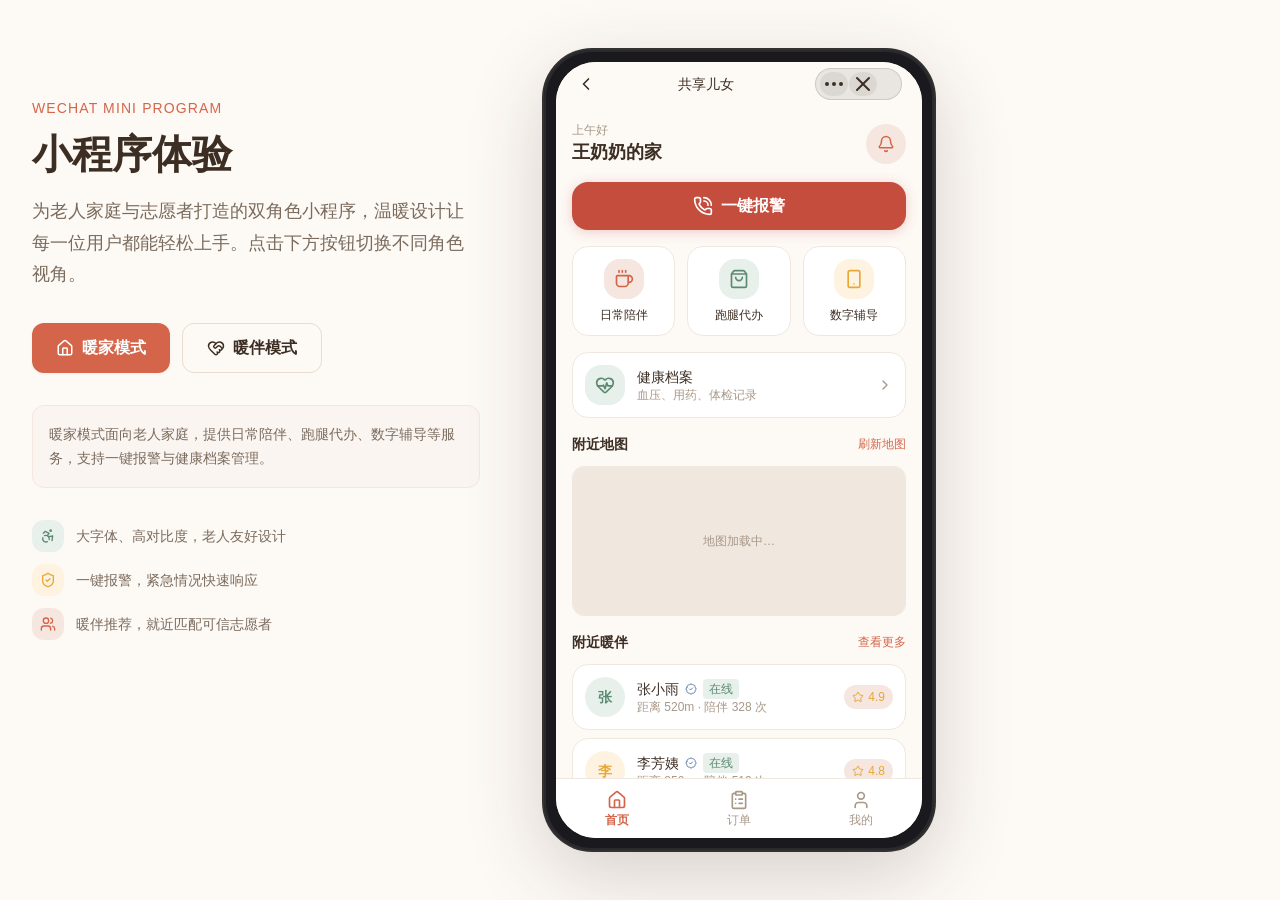
<file: shared-children-warm/pages/mini-program.html>
<!DOCTYPE html>
<html lang="zh-CN" class="light">
<head>
    <meta charset="UTF-8">
    <meta name="viewport" content="width=device-width, initial-scale=1.0">
    <!-- 确保百度地图 AK 校验能收到完整 Referer，避免 Edge 跟踪防护导致的校验失败 -->
    <meta name="referrer" content="no-referrer-when-downgrade">
    <title>共享儿女 · 暖陪伴计划</title>
    <style id="theme-vars">
/* ===== Brand Design Tokens — 共享儿女 · 暖陪伴计划 ===== */
/* Warm, human, approachable — like a neighbor's kitchen */

:root {
  /* --- Color System --- */
  --color-primary: #D4654A;
  --color-primary-hover: #BF5A42;
  --color-primary-light: #F5E6E0;
  --color-primary-lighter: #FBF5F2;
  --color-primary-50: rgba(212, 101, 74, 0.08);
  --color-primary-100: rgba(212, 101, 74, 0.15);

  /* Backgrounds */
  --color-bg: #FDF9F5;
  --color-bg-warm: #F8F1E8;
  --color-bg-card: #FFFFFF;
  --color-bg-elevated: #FFFFFF;
  --color-bg-sunken: #F5EDE4;
  --color-bg-muted: #F0E8DF;

  /* Text */
  --color-text: #3D2E24;
  --color-text-secondary: #7A6B5D;
  --color-text-muted: #A89888;
  --color-text-inverse: #FFFFFF;

  /* Borders */
  --color-border: #E8DDD0;
  --color-border-light: #F0E8DF;
  --color-border-focus: #D4654A;

  /* State colors */
  --state-success: #5B8A72;
  --state-success-bg: #E8F0EB;
  --state-warning: #E8A838;
  --state-warning-bg: #FDF3E0;
  --state-error: #C44D3E;
  --state-error-bg: #FCEAE8;
  --state-info: #5B7FA8;
  --state-info-bg: #EBF0F5;

  /* --- Typography --- */
  --font-sans: 'Noto Sans SC', -apple-system, BlinkMacSystemFont, 'PingFang SC', 'Microsoft YaHei', sans-serif;
  --font-serif: 'Noto Serif SC', 'Songti SC', Georgia, serif;
  --font-mono: 'JetBrains Mono', 'Fira Code', monospace;

  --text-xs: 0.75rem;
  --text-sm: 0.875rem;
  --text-base: 1rem;
  --text-lg: 1.125rem;
  --text-xl: 1.25rem;
  --text-2xl: 1.5rem;
  --text-3xl: 1.875rem;
  --text-4xl: 2.25rem;
  --text-5xl: 3rem;
  --text-6xl: 3.75rem;

  --leading-tight: 1.25;
  --leading-snug: 1.375;
  --leading-normal: 1.6;
  --leading-relaxed: 1.75;

  --tracking-tight: -0.02em;
  --tracking-normal: 0;
  --tracking-wide: 0.04em;
  --tracking-wider: 0.08em;

  /* --- Spacing --- */
  --space-1: 0.25rem;
  --space-2: 0.5rem;
  --space-3: 0.75rem;
  --space-4: 1rem;
  --space-5: 1.25rem;
  --space-6: 1.5rem;
  --space-8: 2rem;
  --space-10: 2.5rem;
  --space-12: 3rem;
  --space-16: 4rem;
  --space-20: 5rem;
  --space-24: 6rem;

  /* --- Radius --- */
  --radius-sm: 4px;
  --radius-md: 8px;
  --radius-lg: 12px;
  --radius-xl: 16px;
  --radius-full: 9999px;

  /* --- Shadows --- */
  --shadow-xs: 0 1px 2px rgba(61, 46, 36, 0.04);
  --shadow-sm: 0 1px 3px rgba(61, 46, 36, 0.05);
  --shadow-md: 0 2px 8px rgba(61, 46, 36, 0.06);
  --shadow-lg: 0 4px 16px rgba(61, 46, 36, 0.08);
  --shadow-xl: 0 8px 32px rgba(61, 46, 36, 0.1);

  /* --- Transitions --- */
  --transition-fast: 150ms ease;
  --transition-base: 250ms ease;
  --transition-slow: 400ms ease;

  /* --- Z-index --- */
  --z-dropdown: 100;
  --z-sticky: 200;
  --z-overlay: 300;
  --z-modal: 400;
  --z-toast: 500;
  /* --- Phone Frame --- */
  --color-phone-frame: #1A1A1E;
  --color-phone-frame-border: #333333;
  --color-phone-frame-inner: #2A2A2E;
  --color-phone-frame-shadow: rgba(61, 46, 36, 0.2);

  /* --- Mini Program Capsule --- */
  --color-capsule-bg: rgba(0, 0, 0, 0.08);
  --color-capsule-border: rgba(0, 0, 0, 0.12);
  --color-capsule-btn-bg: rgba(0, 0, 0, 0.06);

  /* --- State Shadows --- */
  --state-error-shadow: rgba(196, 77, 62, 0.25);
}

    </style>
    <link rel="stylesheet" href="../../shared/css/app.css">
    <script src="../../shared/js/lucide.min.js"></script>
    <script src="../../shared/js/demo-store.js"></script>
    <!-- 百度地图：直接在 HTML 中加载（和早期版本一致），Edge 兼容性最好 -->
    <script type="text/javascript" src="https://api.map.baidu.com/api?v=3.0&ak=VeydduHr00O5f7G5GOzxlkZ6jOIaSFsH"></script>
    <script src="../../shared/js/baidu-map-loader.js"></script>
    <style>
      .no-scrollbar::-webkit-scrollbar { display: none; }
      .no-scrollbar { -ms-overflow-style: none; scrollbar-width: none; }
      [data-icon] {
        display: inline-flex;
        align-items: center;
        justify-content: center;
        -webkit-mask-size: contain;
        mask-size: contain;
        -webkit-mask-repeat: no-repeat;
        mask-repeat: no-repeat;
        -webkit-mask-position: center;
        mask-position: center;
        background-color: currentColor;
      }
      /* Font size scaling via CSS variable --font-scale */
      #phone-screen { font-size: calc(16px * var(--font-scale, 1)); }
      #phone-screen .text-xs { font-size: calc(0.75rem * var(--font-scale, 1)); }
      #phone-screen .text-sm { font-size: calc(0.875rem * var(--font-scale, 1)); }
      #phone-screen .text-base { font-size: calc(1rem * var(--font-scale, 1)); }
      #phone-screen .text-lg { font-size: calc(1.125rem * var(--font-scale, 1)); }
      #phone-screen .text-xl { font-size: calc(1.25rem * var(--font-scale, 1)); }
      #phone-screen .text-2xl { font-size: calc(1.5rem * var(--font-scale, 1)); }
      #phone-screen .text-3xl { font-size: calc(1.875rem * var(--font-scale, 1)); }

      /* Mobile responsive: no page-level horizontal scroll */
      html, body { overflow-x: hidden; max-width: 100%; }
      .sc-main-padded { padding: 1rem; }
      .sc-intro-panel { padding-top: 0; }
      .sc-intro-panel h1 { font-size: 1.75rem; margin-bottom: 0.5rem; }
      .sc-intro-panel p.text-lg { font-size: 0.95rem; margin-bottom: 1rem; }
      .sc-intro-panel .flex.gap-3.mb-8 { margin-bottom: 1rem; justify-content: center; }
      @media (min-width: 768px) {
        .sc-main-padded { padding: 2rem; }
        .sc-intro-panel { padding-top: 3rem; }
        .sc-intro-panel h1 { font-size: 2.5rem; margin-bottom: 1rem; }
        .sc-intro-panel p.text-lg { font-size: 1.125rem; margin-bottom: 2rem; }
        .sc-intro-panel .flex.gap-3.mb-8 { margin-bottom: 2rem; justify-content: center; }
      }
      @media (min-width: 1024px) {
        .sc-intro-panel .flex.gap-3.mb-8 { justify-content: flex-start; }
      }
      @media (max-width: 390px) {
        .sc-main-padded { padding: 0.5rem; }
      }
      /* Respect reduced motion preference */
      @media (prefers-reduced-motion: reduce) {
        *, *::before, *::after {
          animation-duration: 0.01ms !important;
          animation-iteration-count: 1 !important;
          transition-duration: 0.01ms !important;
          scroll-behavior: auto !important;
        }
      }
    </style>
    <link rel="stylesheet" href="../../shared/css/animations.css">
</head>
<body class="min-h-screen font-sans antialiased">
    <main class="min-h-screen flex items-center justify-center sc-main-padded" style="background: var(--color-bg);">
      <div class="flex flex-col lg:flex-row items-center lg:items-start gap-6 lg:gap-16 max-w-7xl mx-auto w-full">

        <!-- Left Info Panel -->
        <div class="flex-1 max-w-md text-center lg:text-left lg:pt-12 sc-intro-panel">
          <p class="text-sm font-medium tracking-wider uppercase mb-3" style="color: var(--color-primary); letter-spacing: var(--tracking-wider);">WeChat Mini Program</p>
          <h1 class="text-4xl lg:text-5xl font-semibold leading-tight mb-4" style="color: var(--color-text); font-family: var(--font-serif); text-wrap: balance; word-break: keep-all;">小程序体验</h1>
          <p class="text-lg leading-relaxed mb-8" style="color: var(--color-text-secondary);">为老人家庭与志愿者打造的双角色小程序，温暖设计让每一位用户都能轻松上手。点击下方按钮切换不同角色视角。</p>

          <!-- Role Switch Buttons -->
          <div class="flex flex-col sm:flex-row gap-3 mb-8">
            <button id="btn-nuanjia" onclick="switchRole('nuanjia')" aria-pressed="true" class="ripple-btn flex items-center justify-center gap-2 px-6 py-3 rounded-lg text-base font-semibold transition-all duration-250" style="background: var(--color-primary); color: var(--color-text-inverse); border: none; cursor: pointer; box-shadow: var(--shadow-sm);">
              <i data-lucide="home" style="width: 18px; height: 18px;"></i>
              <span>暖家模式</span>
            </button>
            <button id="btn-nuanban" onclick="switchRole('nuanban')" aria-pressed="false" class="ripple-btn flex items-center justify-center gap-2 px-6 py-3 rounded-lg text-base font-semibold transition-all duration-250" style="background: transparent; color: var(--color-text); border: 1px solid var(--color-border); cursor: pointer;">
              <i data-lucide="heart-handshake" style="width: 18px; height: 18px;"></i>
              <span>暖伴模式</span>
            </button>
          </div>

          <!-- Role Description -->
          <div id="role-desc" class="rounded-lg p-4" style="background: var(--color-primary-lighter); border: 1px solid var(--color-primary-light);">
            <p id="role-desc-text" class="text-sm leading-relaxed" style="color: var(--color-text-secondary);">暖家模式面向老人家庭，提供日常陪伴、跑腿代办、数字辅导等服务，支持一键报警与健康档案管理。</p>
          </div>

          <!-- Feature Highlights -->
          <div class="mt-8 space-y-3">
            <div class="flex items-center gap-3">
              <div class="w-8 h-8 rounded-lg flex items-center justify-center shrink-0" style="background: var(--state-success-bg);">
                <i data-lucide="accessibility" style="width: 16px; height: 16px; color: var(--state-success);"></i>
              </div>
              <span class="text-sm" style="color: var(--color-text-secondary);">大字体、高对比度，老人友好设计</span>
            </div>
            <div class="flex items-center gap-3">
              <div class="w-8 h-8 rounded-lg flex items-center justify-center shrink-0" style="background: var(--state-warning-bg);">
                <i data-lucide="shield-check" style="width: 16px; height: 16px; color: var(--state-warning);"></i>
              </div>
              <span class="text-sm" style="color: var(--color-text-secondary);">一键报警，紧急情况快速响应</span>
            </div>
            <div class="flex items-center gap-3">
              <div class="w-8 h-8 rounded-lg flex items-center justify-center shrink-0" style="background: var(--color-primary-light);">
                <i data-lucide="users" style="width: 16px; height: 16px; color: var(--color-primary);"></i>
              </div>
              <span class="text-sm" style="color: var(--color-text-secondary);">暖伴推荐，就近匹配可信志愿者</span>
            </div>
          </div>
        </div>

        <!-- Phone Mockup -->
        <div class="shrink-0 w-full lg:w-auto flex justify-center">
          <div class="relative" style="width: min(390px, calc((100vh - 48px) * 390 / 800)); max-width: 100%; aspect-ratio: 390 / 800;">
            <!-- Phone Frame -->
            <div class="absolute inset-0 rounded-[48px]" style="background: var(--color-phone-frame); box-shadow: 0 24px 80px var(--color-phone-frame-shadow), 0 0 0 2px var(--color-phone-frame-border), inset 0 0 0 2px var(--color-phone-frame-inner);"></div>

            <!-- Screen Area -->
            <div id="phone-screen" class="absolute rounded-[40px] overflow-hidden" style="top: 12px; left: 12px; right: 12px; bottom: 12px; background: var(--color-bg);">

              <!-- Mini Program Navigation Bar -->
              <div class="flex items-center justify-between px-5 py-2" style="background: var(--color-bg); height: 44px;">
                <div class="flex items-center gap-2">
                  <i data-lucide="chevron-left" style="width: 20px; height: 20px; color: var(--color-text);"></i>
                </div>
                <span id="mp-title" class="text-sm font-medium truncate" style="color: var(--color-text); max-width: 160px;">共享儿女</span>
                <!-- System Capsule (微信胶囊按钮) -->
                <div class="flex items-center w-[87px] h-8 rounded-full px-1 py-1 shrink-0" style="background: var(--color-capsule-bg); border: 0.5px solid var(--color-capsule-border);">
                  <span class="w-7 h-6 rounded-full flex items-center justify-center" style="background: var(--color-capsule-btn-bg);" aria-label="更多" data-lucide="more-horizontal">···</span>
                  <span class="w-px shrink-0 border-l" style="background: var(--color-capsule-border);"></span>
                  <span class="w-7 h-6 rounded-full flex items-center justify-center" style="background: var(--color-capsule-btn-bg);" aria-label="关闭" data-lucide="x">×</span>
                </div>
              </div>

              <!-- Scrollable Content Area -->
              <div class="overflow-y-auto no-scrollbar" style="height: calc(100% - 44px - 60px);">

                <!-- ============================== -->
                <!-- Nuanjia (Elderly Family) Mode  -->
                <!-- ============================== -->
                <div id="mode-nuanjia">

                  <!-- ===== Nuanjia Home Tab ===== -->
                  <div id="tab-nuanjia-home" class="p-4 space-y-4">
                    <!-- Greeting -->
                    <div class="flex items-center justify-between">
                      <div>
                        <p class="text-xs" style="color: var(--color-text-muted);" id="nj-greeting">上午好</p>
                        <p class="text-lg font-semibold" style="color: var(--color-text); font-family: var(--font-serif);" id="nj-home-name">王奶奶的家</p>
                      </div>
                      <div class="w-10 h-10 rounded-full flex items-center justify-center cursor-pointer" role="button" tabindex="0" aria-label="消息" style="background: var(--color-primary-light);" onclick="showToast('暂无新消息')" onkeydown="if(event.key==='Enter'||event.key===' '){event.preventDefault();showToast('暂无新消息')}">
                        <i data-lucide="bell" style="width: 18px; height: 18px; color: var(--color-primary);"></i>
                      </div>
                    </div>

                    <!-- Emergency SOS Button -->
                    <button role="button" tabindex="0" onclick="openAlarmModal()" onkeydown="if(event.key==='Enter'||event.key===' '){event.preventDefault();openAlarmModal()}" class="w-full flex items-center justify-center gap-2 py-3 rounded-xl font-semibold text-base transition-transform duration-150" style="background: var(--state-error); color: var(--color-text-inverse); border: none; cursor: pointer; box-shadow: 0 2px 12px var(--state-error-shadow);">
                      <i data-lucide="phone-call" style="width: 20px; height: 20px;"></i>
                      <span>一键报警</span>
                    </button>

                    <!-- Service Categories -->
                    <div class="grid grid-cols-3 gap-3">
                      <div class="flex flex-col items-center gap-2 p-3 rounded-xl cursor-pointer transition-transform" style="background: var(--color-bg-card); border: 1px solid var(--color-border-light);" role="button" tabindex="0" aria-label="预约日常陪伴" onclick="openOrderModal('日常陪伴')" onkeydown="handleCardKey(event,'日常陪伴')">
                        <div class="w-10 h-10 rounded-xl flex items-center justify-center" style="background: var(--color-primary-light);">
                          <i data-lucide="coffee" style="width: 20px; height: 20px; color: var(--color-primary);"></i>
                        </div>
                        <span class="text-xs font-medium" style="color: var(--color-text);">日常陪伴</span>
                      </div>
                      <div class="flex flex-col items-center gap-2 p-3 rounded-xl cursor-pointer transition-transform" style="background: var(--color-bg-card); border: 1px solid var(--color-border-light);" role="button" tabindex="0" aria-label="预约跑腿代办" onclick="openOrderModal('跑腿代办')" onkeydown="handleCardKey(event,'跑腿代办')">
                        <div class="w-10 h-10 rounded-xl flex items-center justify-center" style="background: var(--state-success-bg);">
                          <i data-lucide="shopping-bag" style="width: 20px; height: 20px; color: var(--state-success);"></i>
                        </div>
                        <span class="text-xs font-medium" style="color: var(--color-text);">跑腿代办</span>
                      </div>
                      <div class="flex flex-col items-center gap-2 p-3 rounded-xl cursor-pointer transition-transform" style="background: var(--color-bg-card); border: 1px solid var(--color-border-light);" role="button" tabindex="0" aria-label="预约数字辅导" onclick="openOrderModal('数字辅导')" onkeydown="handleCardKey(event,'数字辅导')">
                        <div class="w-10 h-10 rounded-xl flex items-center justify-center" style="background: var(--state-warning-bg);">
                          <i data-lucide="smartphone" style="width: 20px; height: 20px; color: var(--state-warning);"></i>
                        </div>
                        <span class="text-xs font-medium" style="color: var(--color-text);">数字辅导</span>
                      </div>
                    </div>

                    <!-- Health Archive Entry -->
                    <div class="flex items-center gap-3 p-3 rounded-xl cursor-pointer" style="background: var(--color-bg-card); border: 1px solid var(--color-border-light);" role="button" tabindex="0" aria-label="健康档案" role="button" tabindex="0" onclick="openHealthModal()" onkeydown="if(event.key==='Enter'||event.key===' '){event.preventDefault();openHealthModal()}" onkeydown="handleCardKey(event,'health')">
                      <div class="w-10 h-10 rounded-xl flex items-center justify-center shrink-0" style="background: var(--state-success-bg);">
                        <i data-lucide="heart-pulse" style="width: 20px; height: 20px; color: var(--state-success);"></i>
                      </div>
                      <div class="flex-1 min-w-0">
                        <p class="text-sm font-medium truncate" style="color: var(--color-text);">健康档案</p>
                        <p class="text-xs truncate" style="color: var(--color-text-muted);">血压、用药、体检记录</p>
                      </div>
                      <i data-lucide="chevron-right" style="width: 16px; height: 16px; color: var(--color-text-muted);"></i>
                    </div>

                    <!-- Nearby Map -->
                    <div>
                      <div class="flex items-center justify-between mb-3">
                        <p class="text-sm font-semibold" style="color: var(--color-text);">附近地图</p>
                        <span class="text-xs cursor-pointer" style="color: var(--color-primary);" role="button" tabindex="0" onclick="refreshHomeMapAndList()" onkeydown="if(event.key==='Enter'||event.key===' '){event.preventDefault();refreshHomeMapAndList()}">刷新地图</span>
                      </div>
                      <div id="home-map-container" style="height:150px; border-radius:12px; overflow:hidden; border:1px solid var(--color-border-light); background: var(--color-bg-muted);"></div>
                    </div>

                    <!-- Nearby Warm Companions -->
                    <div>
                      <div class="flex items-center justify-between mb-3">
                        <p class="text-sm font-semibold" style="color: var(--color-text);">附近暖伴</p>
                        <span class="text-xs cursor-pointer" style="color: var(--color-primary);" onclick="showToast('附近暖伴列表已展示全部')">查看更多</span>
                      </div>
                      <div id="nearby-volunteers" class="space-y-2">
                        <!-- Dynamically populated from sc_volunteers -->
                      </div>
                    </div>

                    <!-- Recent Orders -->
                    <div>
                      <div class="flex items-center justify-between mb-3">
                        <p class="text-sm font-semibold" style="color: var(--color-text);">最近服务</p>
                        <span class="text-xs cursor-pointer" style="color: var(--color-primary);" role="button" tabindex="0" onclick="switchTab('orders')" onkeydown="handleTabKey(event,'orders')">全部</span>
                      </div>
                      <div id="recent-orders"></div>
                    </div>
                  </div>

                  <!-- ===== Nuanjia Orders Tab ===== -->
                  <div id="tab-nuanjia-orders" class="p-4 space-y-4" style="display:none">
                    <p class="text-sm font-semibold" style="color: var(--color-text);">我的订单</p>
                    <div id="nuanjia-orders-list" class="space-y-2"></div>
                  </div>

                  <!-- ===== Nuanjia Me Tab ===== -->
                  <div id="tab-nuanjia-me" class="p-4 space-y-4" style="display:none">
                    <!-- Profile Card -->
                    <div class="flex items-center gap-3 p-4 rounded-xl" style="background: var(--color-primary); color: var(--color-text-inverse);">
                      <div class="w-12 h-12 rounded-full flex items-center justify-center shrink-0" style="background: rgba(255,255,255,0.2); font-size: 18px; font-weight: 600;" id="me-avatar">王</div>
                      <div class="flex-1 min-w-0">
                        <p class="text-base font-semibold truncate" id="me-name">王奶奶</p>
                        <p class="text-xs truncate" style="opacity: 0.85;" id="me-phone">138****8888</p>
                      </div>
                      <button role="button" tabindex="0" onclick="openProfileModal()" onkeydown="if(event.key==='Enter'||event.key===' '){event.preventDefault();openProfileModal()}" class="text-xs px-3 py-1.5 rounded-lg shrink-0" style="background: rgba(255,255,255,0.2); color: var(--color-text-inverse); border: none; cursor: pointer; font-weight: 500;">编辑</button>
                    </div>

                    <!-- Function List -->
                    <div class="space-y-2">
                      <div class="flex items-center gap-3 p-3 rounded-xl cursor-pointer" style="background: var(--color-bg-card); border: 1px solid var(--color-border-light);" onclick="openHealthModal()">
                        <div class="w-10 h-10 rounded-xl flex items-center justify-center shrink-0" style="background: var(--state-success-bg);">
                          <i data-lucide="heart-pulse" style="width: 20px; height: 20px; color: var(--state-success);"></i>
                        </div>
                        <div class="flex-1 min-w-0">
                          <p class="text-sm font-medium" style="color: var(--color-text);">健康档案</p>
                          <p class="text-xs" style="color: var(--color-text-muted);">查看和编辑健康信息</p>
                        </div>
                        <i data-lucide="chevron-right" style="width: 16px; height: 16px; color: var(--color-text-muted);"></i>
                      </div>

                      <div class="flex items-center gap-3 p-3 rounded-xl cursor-pointer" style="background: var(--color-bg-card); border: 1px solid var(--color-border-light);" onclick="openAlarmModal()">
                        <div class="w-10 h-10 rounded-xl flex items-center justify-center shrink-0" style="background: var(--state-error-bg);">
                          <i data-lucide="phone-call" style="width: 20px; height: 20px; color: var(--state-error);"></i>
                        </div>
                        <div class="flex-1 min-w-0">
                          <p class="text-sm font-medium" style="color: var(--color-text);">一键报警</p>
                          <p class="text-xs" style="color: var(--color-text-muted);">紧急情况快速求助</p>
                        </div>
                        <i data-lucide="chevron-right" style="width: 16px; height: 16px; color: var(--color-text-muted);"></i>
                      </div>

                      <div class="flex items-center gap-3 p-3 rounded-xl cursor-pointer" style="background: var(--color-bg-card); border: 1px solid var(--color-border-light);" role="button" tabindex="0" onclick="openAlarmsList()" onkeydown="if(event.key==='Enter'||event.key===' '){event.preventDefault();openAlarmsList()}">
                        <div class="w-10 h-10 rounded-xl flex items-center justify-center shrink-0" style="background: var(--state-warning-bg);">
                          <i data-lucide="bell" style="width: 20px; height: 20px; color: var(--state-warning);"></i>
                        </div>
                        <div class="flex-1 min-w-0">
                          <p class="text-sm font-medium" style="color: var(--color-text);">报警记录</p>
                          <p class="text-xs" style="color: var(--color-text-muted);">查看历史报警记录</p>
                        </div>
                        <i data-lucide="chevron-right" style="width: 16px; height: 16px; color: var(--color-text-muted);"></i>
                      </div>

                      <div class="flex items-center gap-3 p-3 rounded-xl cursor-pointer" style="background: var(--color-bg-card); border: 1px solid var(--color-border-light);" onclick="openProfileModal()">
                        <div class="w-10 h-10 rounded-xl flex items-center justify-center shrink-0" style="background: var(--color-primary-light);">
                          <i data-lucide="user" style="width: 20px; height: 20px; color: var(--color-primary);"></i>
                        </div>
                        <div class="flex-1 min-w-0">
                          <p class="text-sm font-medium" style="color: var(--color-text);">个人信息</p>
                          <p class="text-xs" style="color: var(--color-text-muted);">编辑姓名、电话、地址</p>
                        </div>
                        <i data-lucide="chevron-right" style="width: 16px; height: 16px; color: var(--color-text-muted);"></i>
                      </div>

                      <div class="flex items-center gap-3 p-3 rounded-xl cursor-pointer" style="background: var(--color-bg-card); border: 1px solid var(--color-border-light);" role="button" tabindex="0" onclick="openAuthModal()" onkeydown="if(event.key==='Enter'||event.key===' '){event.preventDefault();openAuthModal()}">
                        <div class="w-10 h-10 rounded-xl flex items-center justify-center shrink-0" style="background: var(--state-error-bg);">
                          <i data-lucide="shield-check" style="width: 20px; height: 20px; color: var(--state-error);"></i>
                        </div>
                        <div class="flex-1 min-w-0">
                          <p class="text-sm font-medium" style="color: var(--color-text);">实名认证</p>
                          <p class="text-xs" style="color: var(--color-text-muted);" id="nuanjia-auth-desc">未认证</p>
                        </div>
                        <i data-lucide="chevron-right" style="width: 16px; height: 16px; color: var(--color-text-muted);"></i>
                      </div>

                      <div class="flex items-center gap-3 p-3 rounded-xl cursor-pointer" style="background: var(--color-bg-card); border: 1px solid var(--color-border-light);" role="button" tabindex="0" onclick="openSettingsModal()" onkeydown="if(event.key==='Enter'||event.key===' '){event.preventDefault();openSettingsModal()}">
                        <div class="w-10 h-10 rounded-xl flex items-center justify-center shrink-0" style="background: var(--color-bg-muted);">
                          <i data-lucide="settings" style="width: 20px; height: 20px; color: var(--color-text-secondary);"></i>
                        </div>
                        <div class="flex-1 min-w-0">
                          <p class="text-sm font-medium" style="color: var(--color-text);">设置</p>
                          <p class="text-xs" style="color: var(--color-text-muted);">通知、隐私等</p>
                        </div>
                        <i data-lucide="chevron-right" style="width: 16px; height: 16px; color: var(--color-text-muted);"></i>
                      </div>
                    </div>
                  </div>

                </div>

                <!-- ============================== -->
                <!-- Nuanban (Volunteer) Mode       -->
                <!-- ============================== -->
                <div id="mode-nuanban" style="display: none;">

                  <!-- ===== Nuanban Home Tab ===== -->
                  <div id="tab-nuanban-home" class="p-4 space-y-4">
                    <!-- Greeting -->
                    <div class="flex items-center justify-between">
                      <div>
                        <p class="text-xs" style="color: var(--color-text-muted);">下午好</p>
                        <p class="text-lg font-semibold" style="color: var(--color-text); font-family: var(--font-serif);" id="nuanban-home-name">暖伴 · 张小雨</p>
                      </div>
                      <div class="w-10 h-10 rounded-full flex items-center justify-center cursor-pointer" role="button" tabindex="0" aria-label="消息" style="background: var(--color-primary-light);" onclick="showToast('暂无新消息')" onkeydown="if(event.key==='Enter'||event.key===' '){event.preventDefault();showToast('暂无新消息')}">
                        <i data-lucide="bell" style="width: 18px; height: 18px; color: var(--color-primary);"></i>
                      </div>
                    </div>

                    <!-- Income Stats -->
                    <div class="grid grid-cols-2 gap-3">
                      <div class="p-3 rounded-xl" style="background: var(--color-primary-lighter); border: 1px solid var(--color-primary-light);">
                        <p class="text-xs" style="color: var(--color-text-muted);">本月收入</p>
                        <p class="text-xl font-semibold" style="color: var(--color-primary); font-variant-numeric: tabular-nums;" id="income-amount">0</p>
                        <p class="text-xs" style="color: var(--color-text-muted);">元</p>
                      </div>
                      <div class="p-3 rounded-xl" style="background: var(--state-success-bg); border: 1px solid var(--state-success-bg);">
                        <p class="text-xs" style="color: var(--color-text-muted);">服务次数</p>
                        <p class="text-xl font-semibold" style="color: var(--state-success); font-variant-numeric: tabular-nums;" id="service-count">0</p>
                        <p class="text-xs" style="color: var(--color-text-muted);">次</p>
                      </div>
                    </div>

                    <!-- Available Orders -->
                    <div>
                      <div class="flex items-center justify-between mb-3">
                        <p class="text-sm font-semibold" style="color: var(--color-text);">可接订单</p>
                        <span class="text-xs cursor-pointer" style="color: var(--color-primary);" onclick="renderNuanbanHome()">刷新</span>
                      </div>
                      <div id="available-orders" class="space-y-2"></div>
                    </div>

                    <!-- Training Entry -->
                    <div class="flex items-center gap-3 p-3 rounded-xl cursor-pointer" style="background: var(--color-bg-card); border: 1px solid var(--color-border-light);" role="button" tabindex="0" onclick="openTrainingModal()" onkeydown="if(event.key==='Enter'||event.key===' '){event.preventDefault();openTrainingModal()}">
                      <div class="w-10 h-10 rounded-xl flex items-center justify-center shrink-0" style="background: var(--state-warning-bg);">
                        <i data-lucide="graduation-cap" style="width: 20px; height: 20px; color: var(--state-warning);"></i>
                      </div>
                      <div class="flex-1 min-w-0">
                        <p class="text-sm font-medium truncate" style="color: var(--color-text);">培训中心</p>
                        <p class="text-xs truncate" style="color: var(--color-text-muted);">提升服务技能，获取认证</p>
                      </div>
                      <i data-lucide="chevron-right" style="width: 16px; height: 16px; color: var(--color-text-muted);"></i>
                    </div>
                  </div>

                  <!-- ===== Nuanban Orders Tab ===== -->
                  <div id="tab-nuanban-orders" class="p-4 space-y-4" style="display:none">
                    <!-- Ongoing -->
                    <div>
                      <p class="text-sm font-semibold mb-3" style="color: var(--color-text);">进行中</p>
                      <div id="ongoing-orders" class="space-y-2"></div>
                    </div>
                    <!-- Service Records -->
                    <div>
                      <p class="text-sm font-semibold mb-3" style="color: var(--color-text);">服务记录</p>
                      <div id="service-records" class="space-y-2"></div>
                    </div>
                  </div>

                  <!-- ===== Nuanban Me Tab ===== -->
                  <div id="tab-nuanban-me" class="p-4 space-y-4" style="display:none">
                    <!-- Volunteer Card -->
                    <div class="flex items-center gap-3 p-4 rounded-xl" style="background: var(--color-primary); color: var(--color-text-inverse);">
                      <div class="w-12 h-12 rounded-full flex items-center justify-center shrink-0" style="background: rgba(255,255,255,0.2); font-size: 18px; font-weight: 600;" id="volunteer-avatar">张</div>
                      <div class="flex-1 min-w-0">
                        <p class="text-base font-semibold" id="volunteer-name">张小雨</p>
                        <p class="text-xs" style="opacity: 0.85;" id="volunteer-subtitle">认证暖伴 · 评分 4.8</p>
                      </div>
                      <button role="button" tabindex="0" onclick="openVolunteerProfileModal()" onkeydown="if(event.key==='Enter'||event.key===' '){event.preventDefault();openVolunteerProfileModal()}" class="text-xs px-3 py-1.5 rounded-lg shrink-0" style="background: rgba(255,255,255,0.2); color: var(--color-text-inverse); border: none; cursor: pointer; font-weight: 500;">编辑</button>
                    </div>

                    <!-- Stats -->
                    <div class="grid grid-cols-3 gap-2">
                      <div class="p-3 rounded-xl text-center" style="background: var(--color-bg-card); border: 1px solid var(--color-border-light);">
                        <p class="text-lg font-semibold" style="color: var(--color-primary);" id="me-income">0</p>
                        <p class="text-xs" style="color: var(--color-text-muted);">总收入(元)</p>
                      </div>
                      <div class="p-3 rounded-xl text-center" style="background: var(--color-bg-card); border: 1px solid var(--color-border-light);">
                        <p class="text-lg font-semibold" style="color: var(--state-success);" id="me-count">0</p>
                        <p class="text-xs" style="color: var(--color-text-muted);">服务次数</p>
                      </div>
                      <div class="p-3 rounded-xl text-center" style="background: var(--color-bg-card); border: 1px solid var(--color-border-light);">
                        <p class="text-lg font-semibold" style="color: var(--state-warning);">4.8</p>
                        <p class="text-xs" style="color: var(--color-text-muted);">评分</p>
                      </div>
                    </div>

                    <!-- Function List -->
                    <div class="space-y-2">
                      <div class="flex items-center gap-3 p-3 rounded-xl cursor-pointer" style="background: var(--color-bg-card); border: 1px solid var(--color-border-light);" onclick="openTrainingModal()">
                        <div class="w-10 h-10 rounded-xl flex items-center justify-center shrink-0" style="background: var(--state-warning-bg);">
                          <i data-lucide="graduation-cap" style="width: 20px; height: 20px; color: var(--state-warning);"></i>
                        </div>
                        <div class="flex-1 min-w-0">
                          <p class="text-sm font-medium" style="color: var(--color-text);">培训中心</p>
                          <p class="text-xs" style="color: var(--color-text-muted);">查看培训课程</p>
                        </div>
                        <i data-lucide="chevron-right" style="width: 16px; height: 16px; color: var(--color-text-muted);"></i>
                      </div>

                      <div class="flex items-center gap-3 p-3 rounded-xl cursor-pointer" style="background: var(--color-bg-card); border: 1px solid var(--color-border-light);" onclick="switchTab('orders')">
                        <div class="w-10 h-10 rounded-xl flex items-center justify-center shrink-0" style="background: var(--color-primary-light);">
                          <i data-lucide="clipboard-list" style="width: 20px; height: 20px; color: var(--color-primary);"></i>
                        </div>
                        <div class="flex-1 min-w-0">
                          <p class="text-sm font-medium" style="color: var(--color-text);">我的订单</p>
                          <p class="text-xs" style="color: var(--color-text-muted);">进行中和已完成的订单</p>
                        </div>
                        <i data-lucide="chevron-right" style="width: 16px; height: 16px; color: var(--color-text-muted);"></i>
                      </div>

                      <div class="flex items-center gap-3 p-3 rounded-xl cursor-pointer" style="background: var(--color-bg-card); border: 1px solid var(--color-border-light);" onclick="openVolunteerProfileModal()">
                        <div class="w-10 h-10 rounded-xl flex items-center justify-center shrink-0" style="background: var(--color-primary-light);">
                          <i data-lucide="user" style="width: 20px; height: 20px; color: var(--color-primary);"></i>
                        </div>
                        <div class="flex-1 min-w-0">
                          <p class="text-sm font-medium" style="color: var(--color-text);">个人信息</p>
                          <p class="text-xs" style="color: var(--color-text-muted);">编辑姓名、电话、服务区域</p>
                        </div>
                        <i data-lucide="chevron-right" style="width: 16px; height: 16px; color: var(--color-text-muted);"></i>
                      </div>

                      <div class="flex items-center gap-3 p-3 rounded-xl cursor-pointer" style="background: var(--color-bg-card); border: 1px solid var(--color-border-light);" onclick="openAuthModal()">
                        <div class="w-10 h-10 rounded-xl flex items-center justify-center shrink-0" style="background: var(--state-error-bg);">
                          <i data-lucide="shield-check" style="width: 20px; height: 20px; color: var(--state-error);"></i>
                        </div>
                        <div class="flex-1 min-w-0">
                          <p class="text-sm font-medium" style="color: var(--color-text);">实名认证</p>
                          <p class="text-xs" style="color: var(--color-text-muted);" id="nuanban-auth-desc">未认证</p>
                        </div>
                        <i data-lucide="chevron-right" style="width: 16px; height: 16px; color: var(--color-text-muted);"></i>
                      </div>

                      <div class="flex items-center gap-3 p-3 rounded-xl cursor-pointer" style="background: var(--color-bg-card); border: 1px solid var(--color-border-light);" onclick="openSettingsModal()">
                        <div class="w-10 h-10 rounded-xl flex items-center justify-center shrink-0" style="background: var(--color-bg-muted);">
                          <i data-lucide="settings" style="width: 20px; height: 20px; color: var(--color-text-secondary);"></i>
                        </div>
                        <div class="flex-1 min-w-0">
                          <p class="text-sm font-medium" style="color: var(--color-text);">设置</p>
                          <p class="text-xs" style="color: var(--color-text-muted);">通知、隐私等</p>
                        </div>
                        <i data-lucide="chevron-right" style="width: 16px; height: 16px; color: var(--color-text-muted);"></i>
                      </div>
                    </div>
                  </div>

                </div>

              </div>

              <!-- Bottom Tab Bar -->
              <div class="absolute bottom-0 left-0 right-0 flex items-center justify-around" style="height: 60px; background: var(--color-bg-card); border-top: 1px solid var(--color-border-light);">
                <div id="tabbar-home" class="flex flex-col items-center gap-0.5 cursor-pointer" role="button" tabindex="0" aria-label="首页" onclick="switchTab('home')" onkeydown="handleTabKey(event,'home')" style="flex:1;">
                  <i data-lucide="home" style="width: 20px; height: 20px; color: var(--color-primary);"></i>
                  <span class="text-xs" style="color: var(--color-primary); font-weight: 500;">首页</span>
                </div>
                <div id="tabbar-orders" class="flex flex-col items-center gap-0.5 cursor-pointer" role="button" tabindex="0" aria-label="订单" onclick="switchTab('orders')" onkeydown="handleTabKey(event,'orders')" style="flex:1;">
                  <i data-lucide="clipboard-list" style="width: 20px; height: 20px; color: var(--color-text-muted);"></i>
                  <span class="text-xs" style="color: var(--color-text-muted);">订单</span>
                </div>
                <div id="tabbar-me" class="flex flex-col items-center gap-0.5 cursor-pointer" role="button" tabindex="0" aria-label="我的" onclick="switchTab('me')" onkeydown="handleTabKey(event,'me')" style="flex:1;">
                  <i data-lucide="user" style="width: 20px; height: 20px; color: var(--color-text-muted);"></i>
                  <span class="text-xs" style="color: var(--color-text-muted);">我的</span>
                </div>
              </div>

              <!-- ============ Modals ============ -->

              <!-- Order Create Modal -->
              <div id="modal-order" class="modal-overlay" role="dialog" aria-modal="true" style="display:none">
                <div class="modal-content">
                  <div class="modal-header">
                    <h3 class="text-base font-semibold" style="color: var(--color-text);" id="order-modal-title">创建订单</h3>
                    <button onclick="closeModal('modal-order')" class="modal-close-btn" aria-label="关闭"><i data-lucide="x" style="width:20px;height:20px;"></i></button>
                  </div>
                  <div class="modal-body">
                    <div class="form-group">
                      <label for="order-type">服务类型</label>
                      <select id="order-type" onchange="autoFillPrice()">
                        <option value="日常陪伴">日常陪伴</option>
                        <option value="跑腿代办">跑腿代办</option>
                        <option value="数字辅导">数字辅导</option>
                        <option value="陪同就医">陪同就医</option>
                        <option value="其他">其他</option>
                      </select>
                    </div>
                    <div class="form-group">
                      <label for="order-date">服务时间<span class="text-xs" style="color: var(--color-text-muted); font-weight: 400;">（按10分钟刻度）</span></label>
                      <div class="flex gap-2 items-center">
                        <input type="date" id="order-date" style="flex:1; min-width:0;" onchange="onOrderDateChange()">
                        <select id="order-hour" style="width:64px;"></select>
                        <span style="color: var(--color-text-muted);">:</span>
                        <select id="order-minute" style="width:72px;"></select>
                      </div>
                    </div>
                    <div class="form-group">
                      <label for="order-duration">服务时长</label>
                      <select id="order-duration">
                        <option>1小时</option>
                        <option>2小时</option>
                        <option>3小时</option>
                        <option>半天</option>
                        <option>全天</option>
                      </select>
                    </div>
                    <div class="form-group">
                      <label for="order-price">服务金额（元）</label>
                      <input type="number" id="order-price" min="1" step="10" placeholder="已自动填入参考价，可调整">
                      <p class="text-xs mt-1" style="color: var(--color-text-muted);">参考价格：日常陪伴80元/次, 跑腿代办50元/次, 数字辅导30元/次, 陪同就医100元/次</p>
                      <p id="order-price-hint" class="text-xs mt-1" style="color: var(--color-primary); display: none;">已填入参考价 ¥<span id="order-price-ref">80</span>，可根据实际情况调整</p>
                    </div>
                    <div class="form-group">
                      <label for="order-address">服务地址</label>
                      <div style="position:relative;">
                        <input type="text" id="order-address" placeholder="输入地址关键词搜索，如：梅苑小区" autocomplete="off" oninput="searchAddress(this.value)" onfocus="showAddressSuggestions()" onblur="setTimeout(function(){hideAddressSuggestions();},200)">
                        <div id="address-suggestions" style="display:none;position:absolute;top:100%;left:0;right:0;max-height:200px;overflow-y:auto;background:var(--color-bg-card);border:1px solid var(--color-border);border-radius:0 0 8px 8px;box-shadow:0 4px 12px rgba(0,0,0,0.08);z-index:100;"></div>
                      </div>
                      <button type="button" onclick="initOrderMap()" class="text-xs mt-2 px-3 py-1.5 rounded-lg" style="background: var(--color-primary-light); color: var(--color-primary); border: 1px solid var(--color-primary-light); cursor: pointer; font-weight: 500;">使用地图选址</button>
                      <div id="order-map-wrap" style="display:none; margin-top:8px;">
                        <div class="flex gap-2 mb-2">
                          <input type="text" id="order-map-search" placeholder="搜索地点，如：武汉大学中南医院" style="flex:1; min-width:0;">
                          <button type="button" onclick="searchOrderMap()" class="text-xs px-3 py-1.5 rounded-lg shrink-0" style="background: var(--color-primary); color: var(--color-text-inverse); border: none; cursor: pointer; font-weight: 500;">搜索</button>
                        </div>
                        <div id="order-map-container" style="height:160px; border-radius:8px; overflow:hidden; border:1px solid var(--color-border);"></div>
                      </div>
                    </div>
                    <div class="form-group">
                      <label for="order-desc">备注说明</label>
                      <textarea id="order-desc" rows="3" placeholder="请描述具体需求..." style="resize:none;"></textarea>
                    </div>
                    <button onclick="submitOrder()" class="submit-btn">提交订单</button>
                  </div>
                </div>
              </div>

              <!-- Alarm Modal -->
              <div id="modal-alarm" class="modal-overlay" role="dialog" aria-modal="true" style="display:none">
                <div class="modal-content">
                  <div class="modal-header">
                    <h3 class="text-base font-semibold" style="color: var(--state-error);">紧急报警</h3>
                    <button onclick="closeModal('modal-alarm')" class="modal-close-btn" aria-label="关闭"><i data-lucide="x" style="width:20px;height:20px;"></i></button>
                  </div>
                  <div class="modal-body">
                    <div class="text-center py-4">
                      <div class="w-16 h-16 rounded-full flex items-center justify-center mx-auto mb-4" style="background: var(--state-error-bg);">
                        <i data-lucide="phone-call" style="width: 32px; height: 32px; color: var(--state-error);"></i>
                      </div>
                      <p class="text-sm font-medium mb-2" style="color: var(--color-text);">确认发起紧急报警？</p>
                      <p class="text-xs leading-relaxed" style="color: var(--color-text-secondary);">点击确认后，系统将立即通知您的紧急联系人和附近暖伴。</p>
                    </div>
                    <div class="form-group">
                      <label>当前位置</label>
                      <input type="text" id="alarm-location" placeholder="请输入或确认当前位置">
                    </div>
                    <div class="flex gap-2">
                      <button onclick="closeModal('modal-alarm')" class="cancel-btn">取消</button>
                      <button onclick="submitAlarm()" class="submit-btn" style="background: var(--state-error); flex:1;">确认报警</button>
                    </div>
                  </div>
                </div>
              </div>

              <!-- Health Modal -->
              <div id="modal-health" class="modal-overlay" role="dialog" aria-modal="true" style="display:none">
                <div class="modal-content">
                  <div class="modal-header">
                    <h3 class="text-base font-semibold" style="color: var(--color-text);">健康档案</h3>
                    <button onclick="closeModal('modal-health')" class="modal-close-btn" aria-label="关闭"><i data-lucide="x" style="width:20px;height:20px;"></i></button>
                  </div>
                  <div class="modal-body">
                    <div class="form-group">
                      <label>血压 (mmHg)</label>
                      <input type="text" id="health-bp" placeholder="如 130/85">
                    </div>
                    <div class="form-group">
                      <label>血糖 (mmol/L)</label>
                      <input type="text" id="health-bs" placeholder="如 5.6">
                    </div>
                    <div class="form-group">
                      <label>用药记录</label>
                      <textarea id="health-meds" rows="2" placeholder="当前用药情况..." style="resize:none;"></textarea>
                    </div>
                    <div class="form-group">
                      <label>过敏史</label>
                      <input type="text" id="health-allergies" placeholder="如青霉素">
                    </div>
                    <div class="form-group">
                      <label>其他备注</label>
                      <textarea id="health-notes" rows="2" placeholder="其他健康备注..." style="resize:none;"></textarea>
                    </div>
                    <button onclick="saveHealth()" class="submit-btn">保存档案</button>
                  </div>
                </div>
              </div>

              <!-- Profile Modal -->
              <div id="modal-profile" class="modal-overlay" role="dialog" aria-modal="true" style="display:none">
                <div class="modal-content">
                  <div class="modal-header">
                    <h3 class="text-base font-semibold" style="color: var(--color-text);">编辑个人信息</h3>
                    <button onclick="closeModal('modal-profile')" class="modal-close-btn" aria-label="关闭"><i data-lucide="x" style="width:20px;height:20px;"></i></button>
                  </div>
                  <div class="modal-body">
                    <div class="form-group">
                      <label>姓名</label>
                      <input type="text" id="profile-name" placeholder="请输入姓名">
                    </div>
                    <div class="form-group">
                      <label>电话</label>
                      <input type="tel" id="profile-phone" placeholder="请输入电话">
                    </div>
                    <div class="form-group">
                      <label>地址</label>
                      <input type="text" id="profile-address" placeholder="请输入地址">
                    </div>
                    <div class="form-group">
                      <label>紧急联系人</label>
                      <input type="text" id="profile-emergency" placeholder="紧急联系人姓名和电话">
                    </div>
                    <button onclick="saveProfile()" class="submit-btn">保存信息</button>
                  </div>
                </div>
              </div>

              <!-- Volunteer Profile Modal -->
              <div id="modal-volunteer-profile" class="modal-overlay" role="dialog" aria-modal="true" style="display:none">
                <div class="modal-content">
                  <div class="modal-header">
                    <h3 class="text-base font-semibold" style="color: var(--color-text);">编辑暖伴信息</h3>
                    <button onclick="closeModal('modal-volunteer-profile')" class="modal-close-btn" aria-label="关闭"><i data-lucide="x" style="width:20px;height:20px;"></i></button>
                  </div>
                  <div class="modal-body">
                    <div class="form-group">
                      <label>姓名</label>
                      <input type="text" id="volunteer-profile-name" placeholder="请输入姓名">
                    </div>
                    <div class="form-group">
                      <label>电话</label>
                      <input type="tel" id="volunteer-profile-phone" placeholder="请输入电话">
                    </div>
                    <div class="form-group">
                      <label>服务区域</label>
                      <input type="text" id="volunteer-profile-area" placeholder="请输入服务区域">
                    </div>
                    <div class="form-group">
                      <label>个人简介</label>
                      <textarea id="volunteer-profile-bio" rows="3" placeholder="请简要介绍自己..." style="resize:none;"></textarea>
                    </div>
                    <button onclick="saveVolunteerProfile()" class="submit-btn">保存信息</button>
                  </div>
                </div>
              </div>

              <!-- Auth Modal -->
              <div id="modal-auth" class="modal-overlay" role="dialog" aria-modal="true" style="display:none">
                <div class="modal-content">
                  <div class="modal-header">
                    <h3 class="text-base font-semibold" style="color: var(--color-text);">实名认证</h3>
                    <button onclick="closeModal('modal-auth')" class="modal-close-btn" aria-label="关闭"><i data-lucide="x" style="width:20px;height:20px;"></i></button>
                  </div>
                  <div class="modal-body">
                    <div class="form-group">
                      <label>真实姓名</label>
                      <input type="text" id="auth-realname" placeholder="请输入真实姓名">
                    </div>
                    <div class="form-group">
                      <label>身份证号</label>
                      <input type="text" id="auth-idcard" placeholder="请输入身份证号" maxlength="18">
                    </div>
                    <div class="form-group">
                      <label>身份证正面照</label>
                      <div id="auth-idfront-preview" class="idcard-preview">点击下方按钮上传照片</div>
                      <input type="file" id="auth-idfront" accept="image/*" class="idcard-input" onchange="handleIdcardUpload(this, 'auth-idfront-preview')">
                    </div>
                    <div class="form-group">
                      <label>身份证反面照</label>
                      <div id="auth-idback-preview" class="idcard-preview">点击下方按钮上传照片</div>
                      <input type="file" id="auth-idback" accept="image/*" class="idcard-input" onchange="handleIdcardUpload(this, 'auth-idback-preview')">
                    </div>
                    <div id="auth-status-display" style="display:none; padding:8px 12px; border-radius:8px; margin-bottom:12px; font-size:13px;"></div>
                    <button onclick="submitAuth()" class="submit-btn">提交认证</button>
                  </div>
                </div>
              </div>

              <!-- Order Detail Modal -->
              <div id="modal-order-detail" class="modal-overlay" role="dialog" aria-modal="true" style="display:none">
                <div class="modal-content">
                  <div class="modal-header">
                    <h3 class="text-base font-semibold" style="color: var(--color-text);">订单详情</h3>
                    <button onclick="closeModal('modal-order-detail')" class="modal-close-btn" aria-label="关闭"><i data-lucide="x" style="width:20px;height:20px;"></i></button>
                  </div>
                  <div class="modal-body" id="order-detail-body"></div>
                </div>
              </div>

              <!-- Training Modal -->
              <div id="modal-training" class="modal-overlay" role="dialog" aria-modal="true" style="display:none">
                <div class="modal-content">
                  <div class="modal-header">
                    <h3 class="text-base font-semibold" style="color: var(--color-text);">培训中心</h3>
                    <button onclick="closeModal('modal-training')" class="modal-close-btn" aria-label="关闭"><i data-lucide="x" style="width:20px;height:20px;"></i></button>
                  </div>
                  <div class="modal-body" id="training-body"></div>
                </div>
              </div>

              <!-- Alarms List Modal -->
              <div id="modal-alarms" class="modal-overlay" role="dialog" aria-modal="true" style="display:none">
                <div class="modal-content">
                  <div class="modal-header">
                    <h3 class="text-base font-semibold" style="color: var(--color-text);">报警记录</h3>
                    <button onclick="closeModal('modal-alarms')" class="modal-close-btn" aria-label="关闭"><i data-lucide="x" style="width:20px;height:20px;"></i></button>
                  </div>
                  <div class="modal-body" id="alarms-list-body"></div>
                </div>
              </div>

              <!-- Settings Modal -->
              <div id="modal-settings" class="modal-overlay" role="dialog" aria-modal="true" style="display:none">
                <div class="modal-content">
                  <div class="modal-header">
                    <h3 class="text-base font-semibold" style="color: var(--color-text);">设置</h3>
                    <button onclick="closeModal('modal-settings')" class="modal-close-btn" aria-label="关闭"><i data-lucide="x" style="width:20px;height:20px;"></i></button>
                  </div>
                  <div class="modal-body">
                    <!-- Notification Settings -->
                    <p class="text-xs font-semibold mb-2" style="color: var(--color-text-secondary);">通知设置</p>
                    <div class="space-y-2 mb-4">
                      <div class="flex items-center justify-between p-3 rounded-xl" style="background: var(--color-bg); border: 1px solid var(--color-border-light);">
                        <div class="flex items-center gap-2">
                          <i data-lucide="bell" style="width:18px;height:18px;color:var(--color-primary);"></i>
                          <span class="text-sm" style="color: var(--color-text);">订单通知</span>
                        </div>
                        <div class="settings-toggle" role="switch" tabindex="0" data-key="notifyOrder" onclick="toggleSetting(this)">
                          <span class="toggle-knob"></span>
                        </div>
                      </div>
                      <div class="flex items-center justify-between p-3 rounded-xl" style="background: var(--color-bg); border: 1px solid var(--color-border-light);">
                        <div class="flex items-center gap-2">
                          <i data-lucide="heart-pulse" style="width:18px;height:18px;color:var(--state-error);"></i>
                          <span class="text-sm" style="color: var(--color-text);">健康提醒</span>
                        </div>
                        <div class="settings-toggle" role="switch" tabindex="0" data-key="notifyHealth" onclick="toggleSetting(this)">
                          <span class="toggle-knob"></span>
                        </div>
                      </div>
                      <div class="flex items-center justify-between p-3 rounded-xl" style="background: var(--color-bg); border: 1px solid var(--color-border-light);">
                        <div class="flex items-center gap-2">
                          <i data-lucide="megaphone" style="width:18px;height:18px;color:var(--state-warning);"></i>
                          <span class="text-sm" style="color: var(--color-text);">活动推送</span>
                        </div>
                        <div class="settings-toggle" role="switch" tabindex="0" data-key="notifyActivity" onclick="toggleSetting(this)">
                          <span class="toggle-knob"></span>
                        </div>
                      </div>
                    </div>

                    <!-- Privacy Settings -->
                    <p class="text-xs font-semibold mb-2" style="color: var(--color-text-secondary);">隐私与安全</p>
                    <div class="space-y-2 mb-4">
                      <div class="flex items-center justify-between p-3 rounded-xl cursor-pointer" style="background: var(--color-bg); border: 1px solid var(--color-border-light);" role="button" tabindex="0" onclick="showToast('已开启位置权限管理')" onkeydown="if(event.key==='Enter'||event.key===' '){event.preventDefault();showToast('已开启位置权限管理')}">
                        <div class="flex items-center gap-2">
                          <i data-lucide="map-pin" style="width:18px;height:18px;color:var(--state-info);"></i>
                          <span class="text-sm" style="color: var(--color-text);">位置权限</span>
                        </div>
                        <i data-lucide="chevron-right" style="width:16px;height:16px;color:var(--color-text-muted);"></i>
                      </div>
                      <div class="flex items-center justify-between p-3 rounded-xl" style="background: var(--color-bg); border: 1px solid var(--color-border-light);">
                        <div class="flex items-center gap-2">
                          <i data-lucide="shield-check" style="width:18px;height:18px;color:var(--state-success);"></i>
                          <span class="text-sm" style="color: var(--color-text);">隐藏手机号</span>
                        </div>
                        <div class="settings-toggle" role="switch" tabindex="0" data-key="hidePhone" onclick="toggleSetting(this)">
                          <span class="toggle-knob"></span>
                        </div>
                      </div>
                    </div>

                    <!-- Font Size -->
                    <p class="text-xs font-semibold mb-2" style="color: var(--color-text-secondary);">字体大小</p>
                    <div class="flex gap-2 mb-4">
                      <button class="flex-1 py-2 rounded-lg text-sm font-medium font-size-btn" data-size="small" onclick="setFontSize('small')" style="background: var(--color-bg); border: 1px solid var(--color-border-light); color: var(--color-text-secondary);">标准</button>
                      <button class="flex-1 py-2 rounded-lg text-sm font-medium font-size-btn" data-size="large" onclick="setFontSize('large')" style="background: var(--color-bg); border: 1px solid var(--color-border-light); color: var(--color-text-secondary);">大字</button>
                      <button class="flex-1 py-2 rounded-lg text-sm font-medium font-size-btn" data-size="xlarge" onclick="setFontSize('xlarge')" style="background: var(--color-bg); border: 1px solid var(--color-border-light); color: var(--color-text-secondary);">超大</button>
                    </div>

                    <!-- Other -->
                    <p class="text-xs font-semibold mb-2" style="color: var(--color-text-secondary);">其他</p>
                    <div class="space-y-2 mb-4">
                      <div class="flex items-center justify-between p-3 rounded-xl cursor-pointer" style="background: var(--color-bg); border: 1px solid var(--color-border-light);" role="button" tabindex="0" onclick="showToast('当前版本 v1.0.0')" onkeydown="if(event.key==='Enter'||event.key===' '){event.preventDefault();showToast('当前版本 v1.0.0')}">
                        <div class="flex items-center gap-2">
                          <i data-lucide="info" style="width:18px;height:18px;color:var(--color-text-muted);"></i>
                          <span class="text-sm" style="color: var(--color-text);">关于我们</span>
                        </div>
                        <span class="text-xs" style="color: var(--color-text-muted);">v1.0.0</span>
                      </div>
                      <div class="flex items-center justify-between p-3 rounded-xl cursor-pointer" style="background: var(--color-bg); border: 1px solid var(--color-border-light);" onclick="clearCache()" role="button" tabindex="0" aria-label="清除报警记录">
                        <div class="flex items-center gap-2">
                          <i data-lucide="trash-2" style="width:18px;height:18px;color:var(--state-error);"></i>
                          <span class="text-sm" style="color: var(--color-text);">清除报警记录</span>
                        </div>
                        <i data-lucide="chevron-right" style="width:16px;height:16px;color:var(--color-text-muted);"></i>
                      </div>
                    </div>
                  </div>
                </div>
              </div>

              <!-- Toast -->
              <div id="toast" class="toast" style="display:none" aria-live="polite" aria-atomic="true" role="status"></div>

            </div>
          </div>
        </div>

      </div>
    </main>

    <style>
      /* Role switch interaction */
      .role-active {
        background: var(--color-primary) !important;
        color: var(--color-text-inverse) !important;
        border: none !important;
        box-shadow: var(--shadow-sm) !important;
      }
      .role-inactive {
        background: transparent !important;
        color: var(--color-text) !important;
        border: 1px solid var(--color-border) !important;
        box-shadow: none !important;
      }

      /* Modal System */
      .modal-overlay {
        position: absolute;
        inset: 0;
        background: rgba(0, 0, 0, 0.5);
        z-index: 400;
        display: flex;
        align-items: flex-end;
        justify-content: center;
        animation: mpFadeIn 200ms ease;
      }
      .modal-content {
        background: var(--color-bg-card);
        width: 100%;
        max-height: 85%;
        border-radius: 16px 16px 0 0;
        display: flex;
        flex-direction: column;
        animation: mpSlideUp 250ms ease;
      }
      .modal-header {
        display: flex;
        align-items: center;
        justify-content: space-between;
        padding: 16px;
        border-bottom: 1px solid var(--color-border-light);
        flex-shrink: 0;
      }
      .modal-close-btn {
        background: none;
        border: none;
        cursor: pointer;
        color: var(--color-text-muted);
        padding: 4px;
        display: flex;
        align-items: center;
        justify-content: center;
        border-radius: var(--radius-full);
        transition: background var(--transition-fast);
      }
      .modal-close-btn:hover {
        background: var(--color-bg-muted);
      }
      .modal-body {
        padding: 16px;
        overflow-y: auto;
        flex: 1;
      }

      /* Form Elements */
      .form-group {
        margin-bottom: 12px;
      }
      .form-group label {
        display: block;
        font-size: 12px;
        font-weight: 500;
        color: var(--color-text-secondary);
        margin-bottom: 4px;
      }
      .form-group input,
      .form-group select,
      .form-group textarea {
        width: 100%;
        padding: 8px 12px;
        border: 1px solid var(--color-border);
        border-radius: 8px;
        font-size: 14px;
        color: var(--color-text);
        background: var(--color-bg);
        font-family: inherit;
        box-sizing: border-box;
        transition: border-color var(--transition-fast);
      }
      .form-group input:focus,
      .form-group select:focus,
      .form-group textarea:focus {
        outline: none;
        border-color: var(--color-border-focus);
      }
      .form-group input:focus-visible,
      .form-group select:focus-visible,
      .form-group textarea:focus-visible {
        outline: 2px solid var(--color-primary);
        outline-offset: 1px;
      }
      .modal-close-btn:focus-visible,
      .submit-btn:focus-visible,
      [role="button"]:focus-visible {
        outline: 2px solid var(--color-primary);
        outline-offset: 2px;
      }
      .submit-btn {
        width: 100%;
        padding: 10px;
        border: none;
        border-radius: 8px;
        background: var(--color-primary);
        color: var(--color-text-inverse);
        font-size: 14px;
        font-weight: 600;
        cursor: pointer;
        margin-top: 8px;
        transition: background var(--transition-fast);
      }
      .submit-btn:hover {
        background: var(--color-primary-hover);
      }
      .cancel-btn {
        flex: 1;
        padding: 10px;
        border: 1px solid var(--color-border);
        border-radius: 8px;
        background: var(--color-bg-card);
        color: var(--color-text-secondary);
        font-size: 14px;
        font-weight: 500;
        cursor: pointer;
        transition: background var(--transition-fast);
      }
      .cancel-btn:hover {
        background: var(--color-bg-muted);
      }

      /* 身份证上传预览 */
      .idcard-preview {
        width: 100%;
        height: 110px;
        border: 1px dashed var(--color-border);
        border-radius: 8px;
        margin-bottom: 6px;
        background: var(--color-bg-muted);
        background-size: cover;
        background-position: center;
        display: flex;
        align-items: center;
        justify-content: center;
        color: var(--color-text-muted);
        font-size: 12px;
        overflow: hidden;
      }
      .idcard-preview.has-img { border-style: solid; }
      .idcard-preview img { width: 100%; height: 100%; object-fit: cover; }
      .idcard-input {
        font-size: 12px !important;
        padding: 6px 8px !important;
      }

      /* 隐藏百度地图 Autocomplete 自带下拉面板，仅使用自定义面板 */
      .tangram-suggestion-main { display: none !important; }

      /* Toast */
      .toast {
        position: absolute;
        top: 56px;
        left: 50%;
        transform: translateX(-50%);
        background: rgba(61, 46, 36, 0.92);
        color: #fff;
        padding: 8px 18px;
        border-radius: 8px;
        font-size: 13px;
        z-index: 500;
        white-space: nowrap;
        max-width: 80%;
        text-overflow: ellipsis;
        overflow: hidden;
        animation: mpFadeIn 200ms ease;
        pointer-events: none;
      }

      @keyframes mpFadeIn {
        from { opacity: 0; }
        to { opacity: 1; }
      }
      @keyframes mpSlideUp {
        from { transform: translateY(100%); }
        to { transform: translateY(0); }
      }

      /* Settings Toggle Switch */
      .settings-toggle {
        width: 40px;
        height: 22px;
        border-radius: 9999px;
        background: var(--color-border);
        position: relative;
        cursor: pointer;
        transition: background var(--transition-fast);
        flex-shrink: 0;
      }
      .settings-toggle.active {
        background: var(--color-primary);
      }
      .settings-toggle .toggle-knob {
        position: absolute;
        top: 2px;
        left: 2px;
        width: 18px;
        height: 18px;
        border-radius: 50%;
        background: #fff;
        transition: transform var(--transition-fast);
        box-shadow: 0 1px 3px rgba(0,0,0,0.2);
      }
      .settings-toggle.active .toggle-knob {
        transform: translateX(18px);
      }
      .font-size-btn.active {
        background: var(--color-primary) !important;
        color: var(--color-text-inverse) !important;
        border-color: var(--color-primary) !important;
      }
    </style>

    <script>
      /* ===== Storage Keys (from demo-store.js ScStore.KEYS) ===== */
      var SK = ScStore.KEYS;

      var currentRole = 'nuanjia';
      var currentTab = 'home';
      var VOLUNTEER_NAME = '张小雨';
      // 当前演示暖伴使用稳定 ID，业务关联只使用 volunteerId，姓名仅用于展示
      var VOLUNTEER_ID = 'V-001';

      /* ===== Data Helpers (provided by demo-store.js: getData, saveData, escapeHtml, fmtAlarmTime, fmtTime, fmtDate, fmtOrderId, fmtDistance) ===== */

      /* ===== Initialize Demo Data (delegated to demo-store.js ScStore.init) ===== */
      function initData() {
        ScStore.init();
      }

      // 共享暖伴列表（sc_volunteers）读写：用于暖伴状态/完成数同步
      function getSharedVolunteers() { return getData('sc_volunteers') || []; }
      function setSharedVolunteerStatus(volunteerId, status) {
        var vols = getSharedVolunteers();
        var changed = false;
        for (var i = 0; i < vols.length; i++) {
          if (vols[i].id === volunteerId) { vols[i].status = status; changed = true; break; }
        }
        if (changed) saveData('sc_volunteers', vols);
      }
      // 暖伴完成数 +1（仅当订单由待确认流转到已完成时调用一次，幂等防重复）
      function incrementSharedVolunteerCompletedOrders(volunteerId) {
        var vols = getSharedVolunteers();
        var changed = false;
        for (var i = 0; i < vols.length; i++) {
          if (vols[i].id === volunteerId) { vols[i].completedOrders = (vols[i].completedOrders || 0) + 1; changed = true; break; }
        }
        if (changed) saveData('sc_volunteers', vols);
      }

      /* ===== Toast ===== */
      var toastTimer = null;
      function showToast(msg) {
        var toast = document.getElementById('toast');
        toast.textContent = msg;
        toast.style.display = 'block';
        toast.classList.remove('toast-animate');
        void toast.offsetWidth;
        toast.classList.add('toast-animate');
        if (toastTimer) clearTimeout(toastTimer);
        toastTimer = setTimeout(function () {
          toast.style.display = 'none';
          toast.classList.remove('toast-animate');
        }, 2200);
      }

      /* ===== Modal ===== */
      var _lastFocusedBeforeModal = null;
      function openModal(id) {
        var overlay = document.getElementById(id);
        overlay.style.display = 'flex';
        overlay.classList.remove('modal-overlay-animate');
        var content = overlay.querySelector('.modal-content');
        if (content) {
          content.classList.remove('modal-content-animate');
          void content.offsetWidth;
          content.classList.add('modal-content-animate');
        }
        void overlay.offsetWidth;
        overlay.classList.add('modal-overlay-animate');
        lucide.createIcons();
        // Save current focus and move focus into modal
        _lastFocusedBeforeModal = document.activeElement;
        // Focus first focusable element inside modal
        var focusables = overlay.querySelectorAll('button, [href], input, select, textarea, [tabindex]:not([tabindex="-1"])');
        if (focusables.length > 0) {
          setTimeout(function() { focusables[0].focus(); }, 50);
        }
      }
      function closeModal(id) {
        var overlay = document.getElementById(id);
        overlay.style.display = 'none';
        // Restore focus to element that opened the modal
        if (_lastFocusedBeforeModal && typeof _lastFocusedBeforeModal.focus === 'function') {
          _lastFocusedBeforeModal.focus();
          _lastFocusedBeforeModal = null;
        }
      }

      // ESC closes topmost modal; Tab constrained within modal
      document.addEventListener('keydown', function (e) {
        if (e.key === 'Escape') {
          var modals = document.querySelectorAll('.modal-overlay');
          for (var mi = modals.length - 1; mi >= 0; mi--) {
            if (modals[mi].style.display !== 'none') {
              modals[mi].style.display = 'none';
              if (_lastFocusedBeforeModal && typeof _lastFocusedBeforeModal.focus === 'function') {
                _lastFocusedBeforeModal.focus();
                _lastFocusedBeforeModal = null;
              }
              break;
            }
          }
        }
        // Focus trap: keep Tab within the topmost visible modal
        if (e.key === 'Tab') {
          var allModals = document.querySelectorAll('.modal-overlay');
          var topModal = null;
          for (var ti = allModals.length - 1; ti >= 0; ti--) {
            if (allModals[ti].style.display !== 'none') { topModal = allModals[ti]; break; }
          }
          if (topModal) {
            var fEls = topModal.querySelectorAll('button, [href], input, select, textarea, [tabindex]:not([tabindex="-1"])');
            if (fEls.length === 0) return;
            var firstEl = fEls[0], lastEl = fEls[fEls.length - 1];
            if (e.shiftKey && document.activeElement === firstEl) {
              e.preventDefault(); lastEl.focus();
            } else if (!e.shiftKey && document.activeElement === lastEl) {
              e.preventDefault(); firstEl.focus();
            }
          }
        }
      });

      /* ===== Role Switch ===== */
      function switchRole(role) {
        currentRole = role;
        var nuanjia = document.getElementById('mode-nuanjia');
        var nuanban = document.getElementById('mode-nuanban');
        var btnJia = document.getElementById('btn-nuanjia');
        var btnBan = document.getElementById('btn-nuanban');
        var descText = document.getElementById('role-desc-text');
        var mpTitle = document.getElementById('mp-title');

        if (role === 'nuanjia') {
          nuanjia.style.display = 'block';
          nuanjia.classList.remove('fade-in-up');
          void nuanjia.offsetWidth;
          nuanjia.classList.add('fade-in-up');
          nuanban.style.display = 'none';
          btnJia.className = btnJia.className.replace('role-inactive', '') + ' role-active';
          btnBan.className = btnBan.className.replace('role-active', '') + ' role-inactive';
          btnJia.setAttribute('aria-pressed', 'true');
          btnBan.setAttribute('aria-pressed', 'false');
          descText.textContent = '暖家模式面向老人家庭，提供日常陪伴、跑腿代办、数字辅导等服务，支持一键报警与健康档案管理。';
          mpTitle.textContent = '共享儿女';
        } else {
          nuanjia.style.display = 'none';
          nuanban.style.display = 'block';
          nuanban.classList.remove('fade-in-up');
          void nuanban.offsetWidth;
          nuanban.classList.add('fade-in-up');
          btnBan.className = btnBan.className.replace('role-inactive', '') + ' role-active';
          btnJia.className = btnJia.className.replace('role-active', '') + ' role-inactive';
          btnBan.setAttribute('aria-pressed', 'true');
          btnJia.setAttribute('aria-pressed', 'false');
          descText.textContent = '暖伴模式面向志愿者，可浏览并接取附近服务订单，查看收入统计与服务记录，参与培训提升技能。';
          mpTitle.textContent = '暖伴工作台';
        }
        switchTab('home');
      }

      function handleCardKey(e, type) {
        if (e.key === 'Enter' || e.key === ' ' || e.key === 'Spacebar') {
          e.preventDefault();
          if (type === 'health') openHealthModal();
          else openOrderModal(type);
        }
      }
      function handleTabKey(e, tab) {
        if (e.key === 'Enter' || e.key === ' ' || e.key === 'Spacebar') {
          e.preventDefault();
          switchTab(tab);
        }
      }

      /* ===== Tab Switch ===== */
      function switchTab(tab) {
        currentTab = tab;
        var tabs = ['home', 'orders', 'me'];

        // Hide all tab contents
        tabs.forEach(function (t) {
          var nj = document.getElementById('tab-nuanjia-' + t);
          var nb = document.getElementById('tab-nuanban-' + t);
          if (nj) { nj.style.display = 'none'; nj.classList.remove('tab-content-animate'); }
          if (nb) { nb.style.display = 'none'; nb.classList.remove('tab-content-animate'); }
        });

        // Show active tab for current role
        var active = document.getElementById('tab-' + currentRole + '-' + tab);
        if (active) { active.style.display = 'block'; active.classList.add('tab-content-animate'); }

        // Update tab bar styles
        tabs.forEach(function (t) {
          var tabEl = document.getElementById('tabbar-' + t);
          if (tabEl) {
            var icon = tabEl.querySelector('i, svg');
            var span = tabEl.querySelector('span');
            if (t === tab) {
              if (icon) icon.style.color = 'var(--color-primary)';
              if (span) { span.style.color = 'var(--color-primary)'; span.style.fontWeight = '600'; }
            } else {
              if (icon) icon.style.color = 'var(--color-text-muted)';
              if (span) { span.style.color = 'var(--color-text-muted)'; span.style.fontWeight = '400'; }
            }
          }
        });

        // Render content for the active tab
        if (currentRole === 'nuanjia') {
          if (tab === 'home') { renderRecentOrders(); renderNearbyVolunteers(); setTimeout(initHomeMap, 300); }
          if (tab === 'orders') renderNuanjiaOrders();
          if (tab === 'me') renderNuanjiaMe();
        } else {
          if (tab === 'home') renderNuanbanHome();
          if (tab === 'orders') renderNuanbanOrders();
          if (tab === 'me') renderNuanbanMe();
        }
        lucide.createIcons();
      }

      var PRICE_MAP = { '日常陪伴': 80, '跑腿代办': 50, '数字辅导': 30, '陪同就医': 100, '其他': 60 };
      function autoFillPrice() {
        var type = document.getElementById('order-type').value;
        var priceInput = document.getElementById('order-price');
        var hintEl = document.getElementById('order-price-hint');
        var refEl = document.getElementById('order-price-ref');
        var refPrice = PRICE_MAP[type] || 60;
        priceInput.value = refPrice;
        if (hintEl) { hintEl.style.display = 'block'; }
        if (refEl) { refEl.textContent = refPrice; }
      }

      /* ===== Order Create ===== */
      function openOrderModal(type) {
        var select = document.getElementById('order-type');
        if (type) {
          for (var i = 0; i < select.options.length; i++) {
            if (select.options[i].text === type) {
              select.selectedIndex = i;
              break;
            }
          }
        }
        document.getElementById('order-modal-title').textContent = type ? '预约' + type : '创建订单';
        // Pre-fill address from profile
        var profile = getData(SK.profile) || {};
        document.getElementById('order-address').value = profile.address || '';
        // Reset price and map
        autoFillPrice();
        var mapWrap = document.getElementById('order-map-wrap');
        if (mapWrap) { mapWrap.style.display = 'none'; }
        var mapContainer = document.getElementById('order-map-container');
        if (mapContainer) { mapContainer.innerHTML = ''; }
        // 初始化时间选择器并设默认值
        initTimeSelects();
        setOrderTimeDefault();
        openModal('modal-order');
      }

      function pad2(n) { return String(n).padStart(2, '0'); }
      function initTimeSelects() {
        var hourSel = document.getElementById('order-hour');
        var minSel = document.getElementById('order-minute');
        if (!hourSel || !minSel) return;
        if (hourSel.options.length) return;
        var h = '', m = '';
        for (var i = 0; i < 24; i++) h += '<option value="' + pad2(i) + '">' + pad2(i) + '时</option>';
        for (var j = 0; j < 60; j += 10) m += '<option value="' + pad2(j) + '">' + pad2(j) + '分</option>';
        hourSel.innerHTML = h;
        minSel.innerHTML = m;
      }
      // 计算从 now 向上取整到的下一个 10 分钟时间点（严格未来）
      function nextTenMark(now) {
        var t = new Date(now);
        t.setSeconds(0, 0); // 丢弃秒/毫秒
        var min = t.getMinutes();
        var rem = min % 10;
        if (rem !== 0) {
          // 例如 10:01 → 10:10，10:50 → 11:00，23:56 → 次日 00:00
          t.setMinutes(min + (10 - rem));
        } else {
          // 已在整点刻度上，取下一个刻度，确保默认值在未来
          t = new Date(t.getTime() + 600000);
        }
        if (t.getTime() <= now.getTime()) t = new Date(t.getTime() + 600000); // 兜底
        return t;
      }
      function setOrderTimeDefault() {
        var now = new Date();
        var target = nextTenMark(now);
        var dateEl = document.getElementById('order-date');
        var hourEl = document.getElementById('order-hour');
        var minEl = document.getElementById('order-minute');
        if (dateEl) {
          // 使用 target 的真实日期（23:56 → 次日 00:00 时日期必须跨天）
          var targetStr = target.getFullYear() + '-' + pad2(target.getMonth() + 1) + '-' + pad2(target.getDate());
          var todayStr = now.getFullYear() + '-' + pad2(now.getMonth() + 1) + '-' + pad2(now.getDate());
          dateEl.value = targetStr;
          dateEl.min = todayStr;
        }
        if (hourEl) hourEl.value = pad2(target.getHours());
        if (minEl) minEl.value = pad2(target.getMinutes());
      }
      // 日期变化时重新计算 min 和默认值（若为今天则取下一个刻度，未来日期取 09:00）
      function onOrderDateChange() {
        var dateEl = document.getElementById('order-date');
        var hourEl = document.getElementById('order-hour');
        var minEl = document.getElementById('order-minute');
        if (!dateEl) return;
        var now = new Date();
        var todayStr = now.getFullYear() + '-' + pad2(now.getMonth() + 1) + '-' + pad2(now.getDate());
        dateEl.min = todayStr;
        var val = dateEl.value;
        if (!val) { setOrderTimeDefault(); return; }
        var target;
        if (val === todayStr) {
          target = nextTenMark(now); // 今天：确保默认值在未来
        } else {
          target = new Date(now);
          target.setHours(9, 0, 0, 0); // 未来日期默认 09:00
        }
        if (hourEl) hourEl.value = pad2(target.getHours());
        if (minEl) minEl.value = pad2(target.getMinutes());
      }

      function generateOrderId() {
        var d = new Date();
        var dateStr = d.getFullYear().toString() +
          String(d.getMonth() + 1).padStart(2, '0') +
          String(d.getDate()).padStart(2, '0');
        var seq = 1;
        var orders = getData(SK.orders) || [];
        var prefix = 'ORD' + dateStr;
        for (var i = 0; i < orders.length; i++) {
          if (orders[i].id && orders[i].id.indexOf(prefix) === 0) {
            var num = parseInt(orders[i].id.substring(prefix.length), 10);
            if (!isNaN(num) && num >= seq) seq = num + 1;
          }
        }
        return prefix + String(seq).padStart(4, '0');
      }

      function submitOrder() {
        // 清除之前的内联错误
        var prevErrors = document.querySelectorAll('.inline-error');
        prevErrors.forEach(function (el) { el.remove(); });

        var type = document.getElementById('order-type').value;
        var dateVal = document.getElementById('order-date').value;
        var hourVal = document.getElementById('order-hour').value;
        var minVal = document.getElementById('order-minute').value;
        var duration = document.getElementById('order-duration').value;
        var address = document.getElementById('order-address').value.trim();
        var desc = document.getElementById('order-desc').value.trim();
        var priceInput = document.getElementById('order-price').value;
        var hasError = false;

        function showInlineError(inputId, msg) {
          var input = document.getElementById(inputId);
          if (!input) return;
          var err = document.createElement('p');
          err.className = 'inline-error';
          err.style.cssText = 'color:var(--state-error);font-size:12px;margin-top:4px;';
          err.textContent = msg;
          input.parentNode.appendChild(err);
          input.style.borderColor = 'var(--state-error)';
          hasError = true;
        }

        // 地址校验
        if (!address) {
          showInlineError('order-address', '请填写服务地址');
        } else {
          document.getElementById('order-address').style.borderColor = '';
        }

        // 日期时间校验：用显式年月日时分构造，避免 'YYYY-MM-DD HH:mm' 解析兼容性问题
        if (dateVal) {
          var dp = dateVal.split('-');
          var selectedTime = null;
          if (dp.length === 3) {
            var sy = parseInt(dp[0], 10), sm = parseInt(dp[1], 10) - 1, sd = parseInt(dp[2], 10);
            var sh = parseInt(hourVal || '0', 10), si = parseInt(minVal || '0', 10);
            selectedTime = new Date(sy, sm, sd, sh, si, 0, 0);
          }
          // 严格拦截无效时间与过去时间（删除 10 分钟宽限逻辑）
          if (!selectedTime || isNaN(selectedTime.getTime()) || selectedTime.getTime() <= Date.now()) {
            showInlineError('order-date', '服务时间必须晚于当前时刻，请重新选择');
          }
        } else {
          showInlineError('order-date', '请选择服务日期');
        }

        // 金额校验
        var price = priceInput ? parseFloat(priceInput) : 0;
        if (!price || price <= 0 || isNaN(price)) {
          showInlineError('order-price', '请输入有效的服务金额（大于0）');
        } else {
          document.getElementById('order-price').style.borderColor = '';
        }

        if (hasError) {
          showToast('请修正表单中的错误后再提交');
          return;
        }

        var orders = getData(SK.orders) || [];
        var profile = getData(SK.profile) || {};

        var timeStr = dateVal + ' ' + (hourVal || '00') + ':' + (minVal || '00');
        var _dp = dateVal.split('-');
        var serviceStartAt = Date.now();
        if (_dp.length === 3) {
          var _sy = parseInt(_dp[0], 10), _sm = parseInt(_dp[1], 10) - 1, _sd = parseInt(_dp[2], 10);
          var _sh = parseInt(hourVal || '0', 10), _si = parseInt(minVal || '0', 10);
          var _st = new Date(_sy, _sm, _sd, _sh, _si, 0, 0);
          if (!isNaN(_st.getTime())) serviceStartAt = _st.getTime();
        }

        var newOrder = {
          id: generateOrderId(),
          type: type,
          status: '待接单',
          elderName: profile.name || '匿名用户',
          address: address,
          time: timeStr,
          serviceStartAt: serviceStartAt,
          duration: duration,
          description: desc || '无特殊说明',
          volunteer: null,
          volunteerId: null,
          price: price,
          createdAt: Date.now(),
          ownerId: profile.userId || 'U001'
        };

        orders.unshift(newOrder);
        saveData(SK.orders, orders);

        // Reset form
        document.getElementById('order-address').value = '';
        document.getElementById('order-desc').value = '';
        autoFillPrice();
        var mapWrap = document.getElementById('order-map-wrap');
        if (mapWrap) { mapWrap.style.display = 'none'; }
        var mapContainer = document.getElementById('order-map-container');
        if (mapContainer) { mapContainer.innerHTML = ''; }

        closeModal('modal-order');
        showToast('订单提交成功，等待暖伴接单');
        switchTab(currentTab);
      }

      /* ===== Baidu Map (动态加载 + 离线降级) ===== */
      var MAP_CENTER = ScStore.MAP_CENTER; // 武汉演示中心（与 demo-store.js 同源）
      var orderMapInstance = null;
      var detailMapInstance = null;
      var homeMapInstance = null;
      /* 详情地图实例版本号：每次 openOrderDetail 递增，防止旧异步回调污染新容器 */
      var detailMapGen = 0;

      function checkBaiduMapReady() {
        return typeof BMap !== 'undefined' && typeof BMap === 'object' && typeof BMap.Map === 'function';
      }

      /* 通过共享加载器加载百度地图（单例 Promise，多处同时请求都能收到结果） */
      function loadBaiduMapMini(onReady, onFail) {
        if (checkBaiduMapReady()) { onReady(); return; }
        ScBaiduMapLoader.load().then(onReady).catch(function () { onFail(); });
      }

      /* 离线降级地图（内联 SVG + 重试按钮） */
      function showMapFallback(containerId, type) {
        var el = document.getElementById(containerId);
        if (!el) return;
        var svg = '';
        if (type === 'home') {
          var nearby = ScStore.getNearbyVolunteerViewModel(3);
          // 用户位置 + 附近暖伴标记
          svg += '<svg viewBox="0 0 100 60" preserveAspectRatio="xMidYMid meet" style="width:100%;height:100%;display:block;">';
          svg += '<rect x="0" y="0" width="100" height="60" fill="#F5F0EB"/>';
          svg += '<path d="M 10,5 Q 30,20 28,30 T 45,55" stroke="#5B7FA8" stroke-width="2" fill="none" opacity="0.2"/>';
          // 用户位置
          svg += '<circle cx="50" cy="30" r="4" fill="#C44D3E" stroke="#fff" stroke-width="1"/>';
          svg += '<text x="50" y="38" text-anchor="middle" font-size="3" fill="#C44D3E">我的位置</text>';
          // 附近暖伴
          var positions = [{x:65,y:20},{x:35,y:15},{x:70,y:42}];
          nearby.forEach(function(v, i) {
            var pos = positions[i] || {x:60, y:35};
            svg += '<circle cx="' + pos.x + '" cy="' + pos.y + '" r="3" fill="#5B8A72" stroke="#fff" stroke-width="0.8"/>';
            svg += '<text x="' + pos.x + '" y="' + (pos.y - 4) + '" text-anchor="middle" font-size="2.5" fill="#5B8A72">' + escapeHtml(v.name ? v.name.charAt(0) : '?') + '</text>';
          });
          svg += '<text x="50" y="54" text-anchor="middle" font-size="2.5" fill="#A89888" opacity="0.7">服务区域示意图（离线模式）</text>';
          svg += '</svg>';
        } else if (type === 'order') {
          svg += '<svg viewBox="0 0 100 60" preserveAspectRatio="xMidYMid meet" style="width:100%;height:100%;display:block;">';
          svg += '<rect x="0" y="0" width="100" height="60" fill="#F5F0EB"/>';
          svg += '<path d="M 10,5 Q 30,20 28,30 T 45,55" stroke="#5B7FA8" stroke-width="2" fill="none" opacity="0.2"/>';
          svg += '<circle cx="50" cy="30" r="4" fill="#D4654A" stroke="#fff" stroke-width="1"/>';
          svg += '<text x="50" y="40" text-anchor="middle" font-size="3" fill="#D4654A">点击下方输入框填写地址</text>';
          svg += '<text x="50" y="53" text-anchor="middle" font-size="2.5" fill="#A89888" opacity="0.7">选址地图（离线模式）</text>';
          svg += '</svg>';
        } else { // detail
          svg += '<svg viewBox="0 0 100 60" preserveAspectRatio="xMidYMid meet" style="width:100%;height:100%;display:block;">';
          svg += '<rect x="0" y="0" width="100" height="60" fill="#F5F0EB"/>';
          svg += '<path d="M 10,5 Q 30,20 28,30 T 45,55" stroke="#5B7FA8" stroke-width="2" fill="none" opacity="0.2"/>';
          svg += '<circle cx="50" cy="30" r="4" fill="#5B7FA8" stroke="#fff" stroke-width="1"/>';
          svg += '<text x="50" y="40" text-anchor="middle" font-size="3" fill="#5B7FA8">服务地址</text>';
          svg += '<text x="50" y="53" text-anchor="middle" font-size="2.5" fill="#A89888" opacity="0.7">位置示意图（离线模式）</text>';
          svg += '</svg>';
        }
        // 添加重试按钮覆盖层
        var retryHtml = '<div style="position:absolute;bottom:4px;right:4px;z-index:10;">' +
          '<button onclick="retryMapLoad(\'' + type + '\')" style="font-size:10px;padding:2px 8px;border-radius:4px;border:1px solid var(--color-border);background:var(--color-bg-card);color:var(--color-primary);cursor:pointer;">重试加载地图</button>' +
          '</div>';
        el.style.position = 'relative';
        el.innerHTML = svg + retryHtml;
      }

      /* 重试加载百度地图 */
      function retryMapLoad(type) {
        ScBaiduMapLoader.reset();
        if (type === 'home') {
          homeMapInstance = null;
          initHomeMap();
        } else if (type === 'order') {
          orderMapInstance = null;
          initOrderMap();
        }
      }

      function initOrderMap() {
        var wrap = document.getElementById('order-map-wrap');
        var container = document.getElementById('order-map-container');
        if (!container) return;
        if (wrap) wrap.style.display = 'block';
        // 已有实例，不重复创建
        if (orderMapInstance) { try { orderMapInstance.reset(); } catch(e){} return; }
        // 显示加载状态
        container.innerHTML = '<div style="display:flex;align-items:center;justify-content:center;height:100%;background:var(--color-bg-muted);color:var(--color-text-muted);font-size:12px;">地图加载中…</div>';
        loadBaiduMapMini(
          function () {
            // 成功：创建百度地图
            container.innerHTML = '';
            try {
              orderMapInstance = new BMap.Map(container);
              orderMapInstance.enableScrollWheelZoom(true);
            } catch(e) { showMapFallback('order-map-container', 'order'); return; }
            var setupOrderMap = function (lng, lat) {
              var point = new BMap.Point(lng, lat);
              orderMapInstance.centerAndZoom(point, 14);
              orderMapInstance.clearOverlays();
              var marker = new BMap.Marker(point);
              orderMapInstance.addOverlay(marker);
              var geo = new BMap.Geocoder();
              geo.getLocation(point, function (rs) {
                if (rs) {
                  var addr = rs.address;
                  var addressInput = document.getElementById('order-address');
                  if (addressInput) addressInput.value = addr;
                  showToast('已定位到当前位置：' + addr);
                }
              });
            };
            if (navigator.geolocation) {
              navigator.geolocation.getCurrentPosition(
                function (pos) {
                  if (typeof BMap.Convertor !== 'undefined' && BMap.Convertor && BMap.Convertor.translate) {
                    var convertor = new BMap.Convertor();
                    convertor.translate([new BMap.Point(pos.coords.longitude, pos.coords.latitude)], 1, 5, function (data) {
                      if (data && data.status === 0 && data.points && data.points[0]) { setupOrderMap(data.points[0].lng, data.points[0].lat); }
                      else { setupOrderMap(pos.coords.longitude, pos.coords.latitude); }
                    });
                  } else { setupOrderMap(pos.coords.longitude, pos.coords.latitude); }
                },
                function () { setupOrderMap(MAP_CENTER.lng, MAP_CENTER.lat); },
                { timeout: 5000, enableHighAccuracy: true }
              );
            } else { setupOrderMap(MAP_CENTER.lng, MAP_CENTER.lat); }
            orderMapInstance.addEventListener('click', function (e) {
              var pt = e.point;
              orderMapInstance.clearOverlays();
              var mk = new BMap.Marker(pt);
              orderMapInstance.addOverlay(mk);
              var geo = new BMap.Geocoder();
              geo.getLocation(pt, function (rs) {
                if (rs) {
                  var addr = rs.address;
                  var addressInput = document.getElementById('order-address');
                  if (addressInput) addressInput.value = addr;
                  showToast('已选取位置：' + addr);
                }
              });
            });
            showToast('点击地图或搜索地点选取服务位置');
          },
          function () {
            // 失败：显示降级地图，但仍可输入文本地址
            showMapFallback('order-map-container', 'order');
            showToast('地图离线模式，请在下方输入框填写服务地址');
          }
        );
      }

      function searchOrderMap() {
        var keyword = document.getElementById('order-map-search').value.trim();
        if (!keyword) { showToast('请输入搜索地点'); return; }
        if (!checkBaiduMapReady() || !orderMapInstance) {
          // 离线模式：直接回填到地址输入框
          var addressInput = document.getElementById('order-address');
          if (addressInput) { addressInput.value = keyword; showToast('已设置地址：' + keyword); }
          else { showToast('地图未就绪，请直接填写服务地址'); }
          return;
        }
        var local = new BMap.LocalSearch(orderMapInstance, {
          renderOptions: { map: orderMapInstance, autoViewport: true },
          onMarkersSet: function (pois) {
            if (pois && pois.length) {
              var poi = pois[0];
              var addressInput = document.getElementById('order-address');
              if (addressInput && poi.address) addressInput.value = poi.address;
              showToast('已定位到：' + poi.title);
            } else { showToast('未找到相关地点'); }
          }
        });
        local.search(keyword);
      }

      function initDetailMap(address) {
        var container = document.getElementById('detail-map-container');
        if (!container) return;
        // 每次打开详情：销毁旧实例，重新创建（旧实例绑定已移除的 DOM）
        if (detailMapInstance) { try { detailMapInstance.clearOverlays(); } catch(e){} detailMapInstance = null; }
        var gen = ++detailMapGen; // 本次初始化的版本号，防止旧异步回调污染新容器
        container.innerHTML = '<div style="display:flex;align-items:center;justify-content:center;height:100%;background:var(--color-bg-muted);color:var(--color-text-muted);font-size:12px;">地图加载中…</div>';
        loadBaiduMapMini(
          function () {
            if (gen !== detailMapGen) return; // 旧回调，容器已被替换
            var c = document.getElementById('detail-map-container');
            if (!c) return;
            c.innerHTML = '';
            try {
              detailMapInstance = new BMap.Map(c);
              var point = new BMap.Point(MAP_CENTER.lng, MAP_CENTER.lat);
              detailMapInstance.centerAndZoom(point, 14);
              detailMapInstance.disableScrollWheelZoom();
              var marker = new BMap.Marker(point);
              detailMapInstance.addOverlay(marker);
              if (address) {
                geocodeAddress(address, function (pt) {
                  if (gen !== detailMapGen) return; // 旧回调
                  if (pt && detailMapInstance) {
                    detailMapInstance.clearOverlays();
                    var mk = new BMap.Marker(pt);
                    detailMapInstance.addOverlay(mk);
                    detailMapInstance.centerAndZoom(pt, 15);
                  }
                });
              }
            } catch(e) { showMapFallback('detail-map-container', 'detail'); }
          },
          function () {
            if (gen !== detailMapGen) return; // 旧回调
            showMapFallback('detail-map-container', 'detail');
          }
        );
      }

      function refreshHomeMapAndList() {
        // 刷新地图和附近暖伴列表（同源数据）
        renderNearbyVolunteers();
        // 强制重新初始化地图
        if (homeMapInstance) { try { homeMapInstance = null; } catch(e){} }
        initHomeMap();
      }
      function initHomeMap() {
        var container = document.getElementById('home-map-container');
        if (!container) return;
        if (homeMapInstance) { try { homeMapInstance.reset(); } catch(e){} return; }
        container.innerHTML = '<div style="display:flex;align-items:center;justify-content:center;height:100%;background:var(--color-bg-muted);color:var(--color-text-muted);font-size:12px;">地图加载中…</div>';
        loadBaiduMapMini(
          function () {
            container.innerHTML = '';
            try {
              homeMapInstance = new BMap.Map(container);
            } catch(e) { showMapFallback('home-map-container', 'home'); return; }
            // 首次打开不自动索取定位权限，默认使用 ScStore.MAP_CENTER 标注"武汉演示位置"
            var drawHomeMap = function (lng, lat) {
              var point = new BMap.Point(lng, lat);
              homeMapInstance.centerAndZoom(point, 14);
              homeMapInstance.disableScrollWheelZoom();
              homeMapInstance.clearOverlays();
              var curMarker = new BMap.Marker(point);
              homeMapInstance.addOverlay(curMarker);
              var label = new BMap.Label('武汉演示位置', { offset: new BMap.Size(-28, -25) });
              label.setStyle({ color: '#fff', background: '#C44D3E', border: 'none', padding: '2px 6px', borderRadius: '4px', fontSize: '11px' });
              curMarker.setLabel(label);
              // 附近暖伴标记点（与列表同源：ScStore.getNearbyVolunteerViewModel）
              var nearby = ScStore.getNearbyVolunteerViewModel(3);
              var offsets = [{ dLng: 0.004, dLat: 0.003 }, { dLng: -0.006, dLat: -0.005 }, { dLng: 0.010, dLat: -0.007 }];
              nearby.forEach(function (v, i) {
                var off = offsets[i] || offsets[0];
                var pt = new BMap.Point(lng + off.dLng, lat + off.dLat);
                var mk = new BMap.Marker(pt);
                homeMapInstance.addOverlay(mk);
                var lbl = new BMap.Label(v.name, { offset: new BMap.Size(-20, -25) });
                lbl.setStyle({ color: '#fff', background: '#5B8A72', border: 'none', padding: '2px 6px', borderRadius: '4px', fontSize: '11px' });
                mk.setLabel(lbl);
              });
            };
            // 默认使用 ScStore.MAP_CENTER，不索取定位权限
            drawHomeMap(ScStore.MAP_CENTER.lng, ScStore.MAP_CENTER.lat);
          },
          function () { showMapFallback('home-map-container', 'home'); }
        );
      }

      function geocodeAddress(address, callback) {
        if (!checkBaiduMapReady()) { if (callback) callback(null); return; }
        var geo = new BMap.Geocoder();
        geo.getPoint(address, function (pt) {
          if (pt && callback) callback(pt);
          else if (callback) callback(null);
        }, '武汉市');
      }

      /* ===== 地址搜索联想 ===== */
      var addressAc = null;
      var addressSearchTimer = null;

      function initAddressAutocomplete() {
        if (addressAc || !checkBaiduMapReady()) return;
        // 绑定 input 让 Autocomplete 自动搜索，通过 CSS 隐藏百度自带下拉面板，
        // 仅用 onSearchComplete 回调渲染自定义面板，避免双下拉冲突
        addressAc = new BMap.Autocomplete({
          input: 'order-address',
          location: '武汉',
          onSearchComplete: function (results) {
            renderAddressSuggestions(results);
          }
        });
      }

      function searchAddress(keyword) {
        if (addressSearchTimer) clearTimeout(addressSearchTimer);
        if (!keyword || keyword.trim().length < 2) {
          hideAddressSuggestions();
          return;
        }
        if (!checkBaiduMapReady()) {
          // Fallback: 如果百度地图未加载，使用简单匹配
          var fallback = [
            '武汉市武昌区中南路街梅苑小区',
            '武汉市洪山区珞南街卓刀泉社区',
            '武汉市江汉区万松街武展社区',
            '武汉市江岸区大智街同安里',
            '武汉市汉阳区翠微街',
            '武汉市青山区金色港湾'
          ].filter(function (a) { return a.indexOf(keyword) >= 0; });
          renderFallbackSuggestions(fallback);
          return;
        }
        if (!addressAc) initAddressAutocomplete();
        // Autocomplete 已绑定 input，输入时自动搜索并触发 onSearchComplete
      }

      function renderAddressSuggestions(results) {
        var container = document.getElementById('address-suggestions');
        if (!container) return;
        if (!results || results.getNumPois() === 0) {
          container.innerHTML = '<div style="padding:12px;text-align:center;color:var(--color-text-muted);font-size:13px;">未找到相关地址</div>';
          container.style.display = 'block';
          return;
        }
        var html = '';
        for (var i = 0; i < results.getNumPois(); i++) {
          var poi = results.getPoi(i);
          if (!poi) continue;
          var addr = (poi.province || '') + (poi.city || '') + (poi.district || '') + (poi.street || '') + (poi.business || '');
          var displayAddr = (poi.district || '') + (poi.street || '') + (poi.business || '');
          if (!displayAddr) displayAddr = poi.address || poi.title || addr;
          html += '<div role="button" tabindex="0" onclick="selectAddress(\'' + addr.replace(/'/g, "\\'") + '\', ' + (poi.point ? poi.point.lng + ', ' + poi.point.lat : 'null, null') + ')" style="padding:8px 12px;cursor:pointer;border-bottom:1px solid var(--color-border-light);font-size:13px;color:var(--color-text);transition:background 0.15s;" onmouseover="this.style.background=\'var(--color-bg-muted)\'" onmouseout="this.style.background=\'transparent\'">' +
            '<div style="font-weight:500;">' + (poi.title || poi.business || displayAddr) + '</div>' +
            '<div style="font-size:11px;color:var(--color-text-muted);margin-top:2px;">' + displayAddr + '</div>' +
            '</div>';
        }
        container.innerHTML = html;
        container.style.display = 'block';
      }

      function renderFallbackSuggestions(matches) {
        var container = document.getElementById('address-suggestions');
        if (!container) return;
        if (matches.length === 0) {
          container.innerHTML = '<div style="padding:12px;text-align:center;color:var(--color-text-muted);font-size:13px;">未找到相关地址</div>';
          container.style.display = 'block';
          return;
        }
        var html = '';
        matches.forEach(function (addr) {
          html += '<div role="button" tabindex="0" onclick="selectAddress(\'' + addr.replace(/'/g, "\\'") + '\', null, null)" style="padding:8px 12px;cursor:pointer;border-bottom:1px solid var(--color-border-light);font-size:13px;color:var(--color-text);transition:background 0.15s;" onmouseover="this.style.background=\'var(--color-bg-muted)\'" onmouseout="this.style.background=\'transparent\'">' +
            '<div style="font-weight:500;">' + addr + '</div>' +
            '</div>';
        });
        container.innerHTML = html;
        container.style.display = 'block';
      }

      function selectAddress(address, lng, lat) {
        var input = document.getElementById('order-address');
        if (input) input.value = address;
        hideAddressSuggestions();
        // 如果有坐标，更新地图标记
        if (lng && lat && orderMapInstance) {
          var pt = new BMap.Point(lng, lat);
          orderMapInstance.clearOverlays();
          var mk = new BMap.Marker(pt);
          orderMapInstance.addOverlay(mk);
          orderMapInstance.centerAndZoom(pt, 16);
        }
        showToast('已选择地址：' + address);
      }

      function showAddressSuggestions() {
        var input = document.getElementById('order-address');
        var container = document.getElementById('address-suggestions');
        if (!input || !container) return;
        if (input.value && input.value.trim().length >= 2) {
          searchAddress(input.value);
        }
      }

      function hideAddressSuggestions() {
        var container = document.getElementById('address-suggestions');
        if (container) container.style.display = 'none';
      }

      /* ===== Alarm ===== */
      function openAlarmModal() {
        var profile = getData(SK.profile) || {};
        document.getElementById('alarm-location').value = profile.address || '';
        openModal('modal-alarm');
      }

      function submitAlarm() {
        var location = document.getElementById('alarm-location').value.trim() || '未知位置';
        var alarms = getData(SK.alarms) || [];

        var alarm = {
          id: 'ALM-' + String(alarms.length + 1).padStart(3, '0'),
          createdAt: Date.now(),
          type: '紧急求助',
          status: '已通知',
          location: location
        };

        alarms.unshift(alarm);
        saveData(SK.alarms, alarms);

        closeModal('modal-alarm');
        showToast('报警成功，已通知紧急联系人');

        // Show notification details after a moment
        setTimeout(function () {
          var profile = getData(SK.profile) || {};
          var contact = profile.emergency || '紧急联系人';
          showToast('已通知：' + contact + ' 及附近3位暖伴');
        }, 2400);
      }

      /* ===== Health Archive ===== */
      function openHealthModal() {
        var h = getData(SK.health) || {};
        document.getElementById('health-bp').value = h.bloodPressure || '';
        document.getElementById('health-bs').value = h.bloodSugar || '';
        document.getElementById('health-meds').value = h.medications || '';
        document.getElementById('health-allergies').value = h.allergies || '';
        document.getElementById('health-notes').value = h.notes || '';
        openModal('modal-health');
      }

      function saveHealth() {
        var health = {
          bloodPressure: document.getElementById('health-bp').value.trim(),
          bloodSugar: document.getElementById('health-bs').value.trim(),
          medications: document.getElementById('health-meds').value.trim(),
          allergies: document.getElementById('health-allergies').value.trim(),
          notes: document.getElementById('health-notes').value.trim(),
          lastUpdate: Date.now()
        };
        saveData(SK.health, health);
        closeModal('modal-health');
        showToast('健康档案已保存');
      }

      /* ===== Profile ===== */
      function openProfileModal() {
        var p = getData(SK.profile) || {};
        document.getElementById('profile-name').value = p.name || '';
        document.getElementById('profile-phone').value = p.phone || '';
        document.getElementById('profile-address').value = p.address || '';
        document.getElementById('profile-emergency').value = p.emergency || '';
        openModal('modal-profile');
      }

      function saveProfile() {
        var name = document.getElementById('profile-name').value.trim();
        if (!name) {
          showToast('请填写姓名');
          return;
        }
        var oldProfile = getData(SK.profile) || {};
        var profile = {
          userId: oldProfile.userId || 'U001',
          name: name,
          phone: document.getElementById('profile-phone').value.trim(),
          address: document.getElementById('profile-address').value.trim(),
          emergency: document.getElementById('profile-emergency').value.trim(),
          role: currentRole
        };
        saveData(SK.profile, profile);
        closeModal('modal-profile');
        showToast('个人信息已保存');
        // Explicitly update all profile-related UI
        updateProfileDisplay();
        switchTab(currentTab);
      }

      /* ===== Update Profile Display (all surfaces) ===== */
      function updateProfileDisplay() {
        var profile = getData(SK.profile) || {};
        var settings = getSettings();
        // Me tab profile card
        var avatar = document.getElementById('me-avatar');
        var nameEl = document.getElementById('me-name');
        var phoneEl = document.getElementById('me-phone');
        if (avatar) avatar.textContent = (profile.name || '用').charAt(0);
        if (nameEl) nameEl.textContent = profile.name || '未设置';
        if (phoneEl) {
          var p = profile.phone || '';
          if (settings.hidePhone) {
            phoneEl.textContent = '已隐藏';
          } else {
            phoneEl.textContent = p ? p.substring(0, 3) + '****' + p.substring(7) : '未绑定';
          }
        }
        // Home tab greeting name
        var homeName = document.getElementById('nj-home-name');
        if (homeName) homeName.textContent = (profile.name || '我的') + '的家';
      }

      /* ===== Volunteer Profile ===== */
      function openVolunteerProfileModal() {
        var v = getData(SK.volunteer) || {};
        document.getElementById('volunteer-profile-name').value = v.name || '';
        document.getElementById('volunteer-profile-phone').value = v.phone || '';
        document.getElementById('volunteer-profile-area').value = v.area || '';
        document.getElementById('volunteer-profile-bio').value = v.bio || '';
        openModal('modal-volunteer-profile');
      }

      function saveVolunteerProfile() {
        var name = document.getElementById('volunteer-profile-name').value.trim();
        if (!name) {
          showToast('请填写姓名');
          return;
        }
        var old = getData(SK.volunteer) || {};
        var volunteer = {
          name: name,
          phone: document.getElementById('volunteer-profile-phone').value.trim(),
          rating: old.rating || 4.8,
          totalService: old.totalService || 0,
          certified: old.certified !== undefined ? old.certified : true,
          volunteerId: old.volunteerId || VOLUNTEER_ID,
          area: document.getElementById('volunteer-profile-area').value.trim(),
          bio: document.getElementById('volunteer-profile-bio').value.trim()
        };
        saveData(SK.volunteer, volunteer);
        VOLUNTEER_NAME = name;
        // 同步更新共享暖伴列表中 V-001 的展示姓名（关联主键仍是 volunteerId，改名不丢关联）
        var vols = getSharedVolunteers();
        for (var i = 0; i < vols.length; i++) {
          if (vols[i].id === VOLUNTEER_ID) { vols[i].name = name; break; }
        }
        saveData('sc_volunteers', vols);
        closeModal('modal-volunteer-profile');
        showToast('暖伴信息已保存');
        updateVolunteerDisplay();
        switchTab(currentTab);
      }

      function updateVolunteerDisplay() {
        var v = getData(SK.volunteer) || {};
        var avatar = document.getElementById('volunteer-avatar');
        var nameEl = document.getElementById('volunteer-name');
        var subtitleEl = document.getElementById('volunteer-subtitle');
        if (avatar) avatar.textContent = (v.name || '张').charAt(0);
        if (nameEl) nameEl.textContent = v.name || '暖伴';
        if (subtitleEl) subtitleEl.textContent = '认证暖伴 · 评分 ' + (v.rating || 4.8);
        // Update nuanban home greeting
        var homeName = document.getElementById('nuanban-home-name');
        if (homeName) homeName.textContent = '暖伴 · ' + (v.name || '张小雨');
      }

      /* ===== Real-name Authentication ===== */
      function getAuthKey() {
        return currentRole === 'nuanjia' ? SK.authNuanjia : SK.authNuanban;
      }

      // 从 sc_auth_records 派生当前角色的认证状态（单源，不再独立维护 sc_auth_nuanjia/nuanban 状态）
      function getAuthFromRecords() {
        var isNuanjia = currentRole === 'nuanjia';
        var role = isNuanjia ? '暖家' : '暖伴';
        var profile = isNuanjia ? (getData(SK.profile) || {}) : (getData(SK.volunteer) || {});
        var subjectId = isNuanjia ? (profile.userId || 'U001') : (profile.volunteerId || VOLUNTEER_ID);
        var records = getData(SK.auth) || [];
        for (var i = 0; i < records.length; i++) {
          if (records[i].subjectId === subjectId && records[i].role === role) {
            return records[i];
          }
        }
        return { status: '未认证' };
      }

      // 获取暖伴认证状态（从 sc_auth_records 派生，不论当前角色）
      function getNuanbanAuthStatus() {
        var role = '暖伴';
        var subjectId = VOLUNTEER_ID;
        var records = getData(SK.auth) || [];
        for (var i = 0; i < records.length; i++) {
          if (records[i].subjectId === subjectId && records[i].role === role) {
            return records[i];
          }
        }
        return { status: '未认证' };
      }

      function getAuthStatusStyle(status) {
        var styles = {
          '未认证': { bg: 'var(--state-error-bg)', color: 'var(--state-error)' },
          '待审核': { bg: 'var(--state-warning-bg)', color: 'var(--state-warning)' },
          '已认证': { bg: 'var(--state-success-bg)', color: 'var(--state-success)' },
          '已拒绝': { bg: 'var(--state-error-bg)', color: 'var(--state-error)' }
        };
        return styles[status] || styles['未认证'];
      }

      function updateAuthDisplay() {
        var auth = getAuthFromRecords();
        var descId = currentRole === 'nuanjia' ? 'nuanjia-auth-desc' : 'nuanban-auth-desc';
        var descEl = document.getElementById(descId);
        if (descEl) {
          var st = getAuthStatusStyle(auth.status || '未认证');
          descEl.textContent = auth.status || '未认证';
          descEl.style.color = st.color;
        }
      }

      function setAuthPreview(previewId, dataUrl) {
        var el = document.getElementById(previewId);
        if (!el) return;
        if (dataUrl) {
          el.innerHTML = '<img src="' + dataUrl + '" alt="证件照">';
          el.classList.add('has-img');
        } else {
          el.innerHTML = '点击下方按钮上传照片';
          el.classList.remove('has-img');
        }
      }
      function handleIdcardUpload(input, previewId) {
        var file = input.files && input.files[0];
        var preview = document.getElementById(previewId);
        if (!file) {
          input.dataset.dataurl = '';
          if (preview) { preview.innerHTML = '点击下方按钮上传照片'; preview.classList.remove('has-img'); }
          return;
        }
        // 文件类型校验
        if (!file.type.startsWith('image/')) {
          showToast('请上传图片格式文件', 'error');
          input.value = '';
          return;
        }
        // 文件大小校验（原始文件最大 5MB）
        if (file.size > 5 * 1024 * 1024) {
          showToast('图片不能超过 5MB，请压缩后上传', 'error');
          input.value = '';
          return;
        }
        var reader = new FileReader();
        reader.onload = function (e) {
          // 通过 canvas 压缩图片，避免大图撑爆 localStorage
          var img = new Image();
          img.onload = function () {
            var maxW = 800, maxH = 600;
            var w = img.width, h = img.height;
            if (w > maxW) { h = h * (maxW / w); w = maxW; }
            if (h > maxH) { w = w * (maxH / h); h = maxH; }
            var canvas = document.createElement('canvas');
            canvas.width = w; canvas.height = h;
            var ctx = canvas.getContext('2d');
            ctx.drawImage(img, 0, 0, w, h);
            var dataUrl = canvas.toDataURL('image/jpeg', 0.7);
            input.dataset.dataurl = dataUrl;
            if (preview) { preview.innerHTML = '<img src="' + dataUrl + '" alt="证件照">'; preview.classList.add('has-img'); }
          };
          img.onerror = function () {
            // 压缩失败时降级使用原图
            var dataUrl = e.target.result;
            input.dataset.dataurl = dataUrl;
            if (preview) { preview.innerHTML = '<img src="' + dataUrl + '" alt="证件照">'; preview.classList.add('has-img'); }
          };
          img.src = e.target.result;
        };
        reader.readAsDataURL(file);
      }

      function openAuthModal() {
        var auth = getAuthFromRecords();
        var savedAuth = getData(getAuthKey()) || {};
        document.getElementById('auth-realname').value = savedAuth.realname || auth.realName || '';
        document.getElementById('auth-idcard').value = savedAuth.idcard || auth.idCard || '';
        var frontInput = document.getElementById('auth-idfront');
        var backInput = document.getElementById('auth-idback');
        if (frontInput) { frontInput.value = ''; frontInput.dataset.dataurl = auth.idfront || ''; }
        if (backInput) { backInput.value = ''; backInput.dataset.dataurl = auth.idback || ''; }
        setAuthPreview('auth-idfront-preview', auth.idfront);
        setAuthPreview('auth-idback-preview', auth.idback);
        // Show current status from records（含拒绝原因回显）
        var statusDisplay = document.getElementById('auth-status-display');
        if (auth.status && auth.status !== '未认证') {
          var st = getAuthStatusStyle(auth.status);
          statusDisplay.style.display = 'block';
          statusDisplay.style.background = st.bg;
          statusDisplay.style.color = st.color;
          var tip = '';
          if (auth.status === '已拒绝') {
            tip = '，' + (auth.rejectReason ? '拒绝原因：' + auth.rejectReason + '。' : '') + '请修改后重新提交';
          }
          statusDisplay.textContent = '当前状态：' + auth.status + tip;
        } else {
          statusDisplay.style.display = 'none';
        }
        openModal('modal-auth');
      }

      function submitAuth() {
        var realname = document.getElementById('auth-realname').value.trim();
        var idcard = document.getElementById('auth-idcard').value.trim();
        var frontInput = document.getElementById('auth-idfront');
        var backInput = document.getElementById('auth-idback');
        var idfront = frontInput ? (frontInput.dataset.dataurl || '') : '';
        var idback = backInput ? (backInput.dataset.dataurl || '') : '';

        if (!realname) {
          showToast('请填写真实姓名');
          return;
        }
        // 身份证格式校验：支持18位（最后一位X）和15位旧版
        var idcardPattern18 = /^\d{17}[\dXx]$/;
        var idcardPattern15 = /^\d{15}$/;
        if (!idcard || (!idcardPattern18.test(idcard) && !idcardPattern15.test(idcard))) {
          showToast('请填写正确的身份证号（15位或18位）');
          return;
        }

        // 根据当前角色读取对应 profile，禁止暖伴认证使用暖家 profile
        var isNuanjia = currentRole === 'nuanjia';
        var profile = isNuanjia ? (getData(SK.profile) || {}) : (getData(SK.volunteer) || {});
        var displayName = profile.name || '匿名用户';
        var profilePhone = profile.phone || '';
        var profileAddress = isNuanjia ? (profile.address || '') : (profile.area || '');
        var subjectId = isNuanjia ? (profile.userId || 'U001') : (profile.volunteerId || VOLUNTEER_ID);
        var auth = {
          status: '待审核',
          realname: realname,
          idcard: idcard,
          idfront: idfront,
          idback: idback,
          submitAt: Date.now(),
          subjectId: subjectId
        };
        saveData(getAuthKey(), auth);

        /* 同步写入后台实名认证记录（sc_auth_records），打通前后端数据 */
        var maskedId = idcard.length >= 18
          ? idcard.substring(0, 4) + '**********' + idcard.substring(14)
          : idcard.substring(0, 4) + '*****' + idcard.substring(idcard.length - 4);
        var maskedPhone = profilePhone
          ? profilePhone.substring(0, 3) + '****' + profilePhone.substring(7)
          : '-';
        var now = new Date();
        var submitTime = now.getFullYear() + '-' +
          String(now.getMonth() + 1).padStart(2, '0') + '-' +
          String(now.getDate()).padStart(2, '0') + ' ' +
          String(now.getHours()).padStart(2, '0') + ':' +
          String(now.getMinutes()).padStart(2, '0');
        var role = isNuanjia ? '暖家' : '暖伴';
        var backendRecords = getData('sc_auth_records') || [];
        // 同一 subjectId + role 重复提交：更新原记录，不再追加重复申请
        var existingIdx = -1;
        for (var bi = 0; bi < backendRecords.length; bi++) {
          if (backendRecords[bi].subjectId === subjectId && backendRecords[bi].role === role) { existingIdx = bi; break; }
        }
        if (existingIdx >= 0) {
          var er = backendRecords[existingIdx];
          er.name = displayName;
          er.idCard = maskedId;
          er.phone = maskedPhone;
          er.submitTime = submitTime;
          er.status = '待审核';
          er.realName = realname;
          er.area = extractArea(profileAddress);
          er.idfront = idfront || '';
          er.idback = idback || '';
          delete er.rejectReason;
        } else {
          var authId = 'AUTH-' + String(Math.max(backendRecords.length, 20) + 1).padStart(3, '0');
          while (backendRecords.some(function (r) { return r.id === authId; })) {
            var num = parseInt(authId.split('-')[1], 10) + 1;
            authId = 'AUTH-' + String(num).padStart(3, '0');
          }
          backendRecords.push({
            id: authId,
            name: displayName,
            role: role,
            subjectId: subjectId,
            idCard: maskedId,
            phone: maskedPhone,
            submitTime: submitTime,
            status: '待审核',
            realName: realname,
            area: extractArea(profileAddress),
            idfront: idfront || '',
            idback: idback || ''
          });
        }
        saveData('sc_auth_records', backendRecords);

        closeModal('modal-auth');
        showToast('实名认证已提交，等待审核');
        updateAuthDisplay();
      }

      // 解析地址中的“区”，没有区域时返回“-”，修复空地址被解析成“区”的问题
      function extractArea(address) {
        if (!address) return '-';
        var s = String(address).replace(/^武汉市?/, '');
        var idx = s.indexOf('区');
        if (idx < 0) return s ? s : '-';
        return s.substring(0, idx + 1);
      }

      /* ===== Order Detail ===== */
      function openOrderDetail(id) {
        var orders = getData(SK.orders) || [];
        var order = null;
        for (var i = 0; i < orders.length; i++) {
          if (orders[i].id === id) { order = orders[i]; break; }
        }
        if (!order) return;

        var sParts = ScStore.orderStatusStyle(order.status).split('|');
        var s = { bg: sParts[0] || 'var(--color-bg-muted)', color: sParts[1] || 'var(--color-text-secondary)' };

        var html = '<div class="space-y-3">';
        html += '<div class="flex items-center justify-between">';
        html += '<span class="text-base font-semibold" style="color: var(--color-text);">' + escapeHtml(order.type) + '</span>';
        html += '<span class="text-xs px-2 py-1 rounded" style="background: ' + s.bg + '; color: ' + s.color + ';">' + escapeHtml(order.status) + '</span>';
        html += '</div>';
        html += '<div class="text-xs" style="color: var(--color-text-muted);">订单编号：' + escapeHtml(order.id) + '</div>';
        html += '<div style="height:1px; background: var(--color-border-light);"></div>';
        html += '<div class="space-y-2 text-sm" style="color: var(--color-text);">';
        html += '<div class="flex"><span style="color:var(--color-text-muted); width:72px; flex-shrink:0;">服务对象</span><span>' + escapeHtml(order.elderName) + '</span></div>';
        html += '<div class="flex"><span style="color:var(--color-text-muted); width:72px; flex-shrink:0;">下单时间</span><span>' + escapeHtml(ScStore.fmtTime(order.createdAt, true)) + '</span></div>';
        html += '<div class="flex"><span style="color:var(--color-text-muted); width:72px; flex-shrink:0;">服务时间</span><span>' + escapeHtml(ScStore.fmtTime(order.serviceStartAt, true)) + '</span></div>';
        html += '<div class="flex"><span style="color:var(--color-text-muted); width:72px; flex-shrink:0;">服务时长</span><span>' + escapeHtml(order.duration) + '</span></div>';
        html += '<div class="flex"><span style="color:var(--color-text-muted); width:72px; flex-shrink:0;">服务地址</span><span>' + escapeHtml(order.address) + '</span></div>';
        html += '<div class="flex"><span style="color:var(--color-text-muted); width:72px; flex-shrink:0;">需求描述</span><span>' + escapeHtml(order.description) + '</span></div>';
        if (order.volunteer) {
          html += '<div class="flex"><span style="color:var(--color-text-muted); width:72px; flex-shrink:0;">服务暖伴</span><span>' + escapeHtml(order.volunteer) + '</span></div>';
        }
        html += '<div class="flex"><span style="color:var(--color-text-muted); width:72px; flex-shrink:0;">服务费用</span><span style="color: var(--color-primary); font-weight:600;">¥' + order.price + '</span></div>';
        html += '</div>';

        // Detail map
        html += '<div id="detail-map-container" style="height:120px; border-radius:8px; overflow:hidden; border:1px solid var(--color-border-light); background: var(--color-bg-muted);"></div>';

        // Action buttons
        if (currentRole === 'nuanban' && order.status === '待接单') {
          var banAuthDetail = getNuanbanAuthStatus();
          var detailCertified = banAuthDetail && banAuthDetail.status === '已认证';
          if (detailCertified) {
            html += '<button onclick="acceptOrder(\'' + escapeHtml(order.id) + '\')" class="submit-btn">接单</button>';
          } else {
            var detailLockReason = '未认证';
            if (banAuthDetail && banAuthDetail.status === '待审核') detailLockReason = '实名认证审核中';
            else if (banAuthDetail && banAuthDetail.status === '已拒绝') detailLockReason = '认证已被拒绝，请重新提交';
            html += '<button disabled class="submit-btn" style="background:var(--color-bg-muted);color:var(--color-text-muted);cursor:not-allowed;" title="' + escapeHtml(detailLockReason) + '">' + escapeHtml(detailLockReason) + ' · 暂时无法接单</button>';
          }
        } else if (currentRole === 'nuanban' && order.status === '待服务' && order.volunteerId === VOLUNTEER_ID) {
          // 待服务状态：暖伴可以开始服务
          var _nowStart = Date.now();
          var _startAt = order.serviceStartAt || order.createdAt || _nowStart;
          if (_nowStart >= _startAt - 15 * 60 * 1000) {
            html += '<button onclick="startService(\'' + escapeHtml(order.id) + '\')" class="submit-btn" style="background: var(--color-primary);">开始服务</button>';
          } else {
            html += '<button disabled class="submit-btn" style="background:var(--color-bg-muted);color:var(--color-text-muted);cursor:not-allowed;">服务时间未到，暂不可开始</button>';
          }
        } else if (currentRole === 'nuanban' && order.status === '进行中' && order.volunteerId === VOLUNTEER_ID) {
          // 仅当前暖伴可操作属于自己的进行中订单
          html += '<button onclick="completeOrder(\'' + escapeHtml(order.id) + '\')" class="submit-btn" style="background: var(--state-success);">完成服务</button>';
        } else if (currentRole === 'nuanjia' && order.status === '待确认') {
          html += '<button onclick="confirmCompleteOrder(\'' + escapeHtml(order.id) + '\')" class="submit-btn" style="background: var(--state-success);">确认完成</button>';
        }
        html += '</div>';

        document.getElementById('order-detail-body').innerHTML = html;
        openModal('modal-order-detail');
        // 延迟初始化详情地图，避免隐藏容器初始化失败
        setTimeout(function () {
          initDetailMap(order.address);
        }, 300);
      }

      /* ===== Volunteer Accept / Complete（状态机与暖伴关系严格联动） ===== */
      function acceptOrder(id) {
        var orders = getData(SK.orders) || [];
        var target = null;
        for (var i = 0; i < orders.length; i++) { if (orders[i].id === id) { target = orders[i]; break; } }
        if (!target) { showToast('订单不存在'); return; }
        // 内部再次校验：订单仍为待接单、未被他人接单
        if (target.status !== '待接单') { showToast('该订单已被处理，无法接单'); closeModal('modal-order-detail'); switchTab(currentTab); return; }
        if (target.volunteerId) { showToast('该订单已指派暖伴，禁止重复接单'); closeModal('modal-order-detail'); return; }
        // 校验暖伴状态：在线、已认证、技能匹配
        var vols = getSharedVolunteers();
        var me = null;
        for (var vi = 0; vi < vols.length; vi++) { if (vols[vi].id === VOLUNTEER_ID) { me = vols[vi]; break; } }
        if (!me) { showToast('暖伴信息不存在'); return; }
        if (me.status !== '在线') { showToast('当前状态为' + me.status + '，无法接单'); return; }
        var banAuth = getNuanbanAuthStatus();
        if (!banAuth || banAuth.status !== '已认证') { showToast('尚未通过实名认证，无法接单'); return; }
        if (!me.skills || me.skills.indexOf(target.type) < 0) { showToast('技能不匹配，无法接单此' + target.type + '订单'); return; }
        // 接单：订单 → 待服务（保存 volunteerId + 姓名 + assignedAt），暖伴状态暂不改变
        target.status = '待服务';
        target.volunteerId = VOLUNTEER_ID;
        target.volunteer = VOLUNTEER_NAME;
        target.assignedAt = Date.now();
        saveData(SK.orders, orders);
        closeModal('modal-order-detail');
        showToast('接单成功，请在服务时间到达时开始服务');
        switchTab(currentTab);
      }

      // 开始服务：仅待服务状态且当前时间接近 serviceStartAt 时允许开始
      function startService(orderId) {
        var orders = getData(SK.orders) || [];
        var target = null;
        for (var i = 0; i < orders.length; i++) { if (orders[i].id === orderId) { target = orders[i]; break; } }
        if (!target) { showToast('订单不存在'); return; }
        // 二次校验状态和权限
        if (target.status !== '待服务') { showToast('该订单不在待服务状态，无法开始'); closeModal('modal-order-detail'); switchTab(currentTab); return; }
        if (target.volunteerId !== VOLUNTEER_ID) { showToast('无权操作他人订单'); return; }
        // 校验当前时间是否接近服务开始时间（允许提前15分钟开始）
        var now = Date.now();
        var startAt = target.serviceStartAt || target.createdAt || now;
        var earlyThreshold = 15 * 60 * 1000; // 15分钟
        if (now < startAt - earlyThreshold) {
          showToast('服务时间未到，请在服务开始前15分钟内开始服务');
          return;
        }
        // 开始服务：订单 → 进行中，暖伴 → 服务中
        target.status = '进行中';
        target.startedAt = now;
        saveData(SK.orders, orders);
        setSharedVolunteerStatus(VOLUNTEER_ID, '服务中');
        closeModal('modal-order-detail');
        showToast('服务已开始');
        switchTab(currentTab);
      }

      function completeOrder(id) {
        var orders = getData(SK.orders) || [];
        var target = null;
        for (var i = 0; i < orders.length; i++) { if (orders[i].id === id) { target = orders[i]; break; } }
        if (!target) { showToast('订单不存在'); return; }
        // 仅当前暖伴可完成属于自己的进行中订单
        if (target.volunteerId !== VOLUNTEER_ID) { showToast('无权操作他人订单'); return; }
        if (target.status !== '进行中') { showToast('该订单不在进行中，无法完成'); closeModal('modal-order-detail'); switchTab(currentTab); return; }
        // 暖伴提交完成：订单 → 待确认，暖伴 → 在线
        target.status = '待确认';
        target.completedAt = Date.now();
        saveData(SK.orders, orders);
        setSharedVolunteerStatus(VOLUNTEER_ID, '在线');
        closeModal('modal-order-detail');
        showToast('服务已完成，等待暖家确认');
        switchTab(currentTab);
      }

      function confirmCompleteOrder(id) {
        var orders = getData(SK.orders) || [];
        var target = null;
        for (var i = 0; i < orders.length; i++) { if (orders[i].id === id) { target = orders[i]; break; } }
        if (!target) { showToast('订单不存在'); return; }
        // 二次校验状态
        if (target.status !== '待确认') { showToast('该订单不在待确认状态'); closeModal('modal-order-detail'); switchTab(currentTab); return; }
        // 暖家确认：订单 → 已完成，设置 confirmedAt，暖伴 completedOrders 仅增加一次（幂等防重复）
        target.status = '已完成';
        target.confirmedAt = Date.now();
        saveData(SK.orders, orders);
        if (target.volunteerId) incrementSharedVolunteerCompletedOrders(target.volunteerId);
        closeModal('modal-order-detail');
        showToast('服务已确认完成');
        switchTab(currentTab);
      }

      /* ===== Training ===== */
      function openTrainingModal() {
        var courses = [
          { title: '老年人心理沟通技巧', duration: '2小时', level: '基础', icon: 'message-circle' },
          { title: '应急救护基础知识', duration: '3小时', level: '重要', icon: 'heart-pulse' },
          { title: '智能手机教学指南', duration: '1.5小时', level: '基础', icon: 'smartphone' },
          { title: '老年人常见疾病护理', duration: '4小时', level: '进阶', icon: 'stethoscope' },
          { title: '服务礼仪与规范', duration: '2小时', level: '基础', icon: 'user-check' }
        ];
        var levelColor = {
          '基础': { bg: 'var(--state-info-bg)', color: 'var(--state-info)' },
          '重要': { bg: 'var(--state-error-bg)', color: 'var(--state-error)' },
          '进阶': { bg: 'var(--state-warning-bg)', color: 'var(--state-warning)' }
        };

        var html = '<p class="text-xs mb-3" style="color: var(--color-text-secondary);">完成培训课程可获取认证，提升服务等级。</p>';
        html += '<div class="space-y-2">';
        courses.forEach(function (c) {
          var lc = levelColor[c.level];
          html += '<div class="flex items-center gap-3 p-3 rounded-xl cursor-pointer" role="button" tabindex="0" style="background: var(--color-bg); border: 1px solid var(--color-border-light);" onclick="showToast(\'已开始学习：' + c.title + '\')">';
          html += '<div class="w-10 h-10 rounded-xl flex items-center justify-center shrink-0" style="background: var(--state-warning-bg);">';
          html += '<i data-lucide="' + c.icon + '" style="width: 20px; height: 20px; color: var(--state-warning);"></i>';
          html += '</div>';
          html += '<div class="flex-1 min-w-0">';
          html += '<p class="text-sm font-medium" style="color: var(--color-text);">' + c.title + '</p>';
          html += '<p class="text-xs" style="color: var(--color-text-muted);">时长 ' + c.duration + '</p>';
          html += '</div>';
          html += '<span class="text-xs px-2 py-1 rounded shrink-0" style="background: ' + lc.bg + '; color: ' + lc.color + ';">' + c.level + '</span>';
          html += '</div>';
        });
        html += '</div>';

        document.getElementById('training-body').innerHTML = html;
        openModal('modal-training');
      }

      /* ===== Alarms List ===== */
      function openAlarmsList() {
        var alarms = getData(SK.alarms) || [];
        var html = '';
        if (alarms.length === 0) {
          html = '<div class="text-center py-8"><i data-lucide="bell-off" style="width:32px;height:32px;color:var(--color-text-muted);margin:0 auto 8px;display:block;"></i><p class="text-sm" style="color: var(--color-text-muted);">暂无报警记录</p></div>';
        } else {
          html = '<div class="space-y-2">';
          alarms.forEach(function (a) {
            var timeStr = fmtAlarmTime(a, true);
            html += '<div class="p-3 rounded-xl" style="background: var(--state-error-bg); border: 1px solid var(--state-error-bg);">';
            html += '<div class="flex items-center justify-between mb-1">';
            html += '<span class="text-sm font-medium" style="color: var(--state-error);">' + escapeHtml(a.type) + '</span>';
            html += '<span class="text-xs px-2 py-0.5 rounded" style="background: var(--state-error); color: #fff;">' + escapeHtml(a.status) + '</span>';
            html += '</div>';
            html += '<p class="text-xs" style="color: var(--color-text-secondary);">' + escapeHtml(timeStr) + '</p>';
            html += '<p class="text-xs mt-1" style="color: var(--color-text-secondary);">位置：' + escapeHtml(a.location) + '</p>';
            html += '</div>';
          });
          html += '</div>';
        }
        document.getElementById('alarms-list-body').innerHTML = html;
        openModal('modal-alarms');
      }

      /* ===== Render Helpers ===== */
      function getStatusStyle(status) {
        var parts = ScStore.orderStatusStyle(status).split('|');
        return { bg: parts[0] || 'var(--color-bg-muted)', color: parts[1] || 'var(--color-text-secondary)' };
      }

      function getOrderIcon(type) {
        var icons = {
          '日常陪伴': 'coffee',
          '跑腿代办': 'shopping-bag',
          '数字辅导': 'smartphone',
          '陪同就医': 'stethoscope',
          '其他': 'hand-helping'
        };
        return icons[type] || 'hand-helping';
      }


      /* ===== Render: Nearby Volunteers (dynamic from sc_volunteers) ===== */
      function renderNearbyVolunteers() {
        var container = document.getElementById('nearby-volunteers');
        if (!container) return;
        // 单一数据源：ScStore.getNearbyVolunteerViewModel 按距离升序返回，含 certificationStatus
        var top = ScStore.getNearbyVolunteerViewModel(3);
        if (top.length === 0) {
          container.innerHTML = '<div class="p-3 rounded-xl text-center" style="background: var(--color-bg-card); border: 1px solid var(--color-border-light);"><p class="text-xs" style="color: var(--color-text-muted);">附近暂无可用暖伴，请稍后再试</p></div>';
          return;
        }
        var avatarColors = [
          { bg: 'var(--state-success-bg)', color: 'var(--state-success)' },
          { bg: 'var(--state-warning-bg)', color: 'var(--state-warning)' },
          { bg: 'var(--state-info-bg)', color: 'var(--state-info)' }
        ];
        var html = '';
        top.forEach(function (v, i) {
          var ac = avatarColors[i % avatarColors.length];
          var dist = ScStore.fmtDistance(v.distanceMeters);
          var initial = escapeHtml(v.name.charAt(0));
          var statusBadge = v.status === '服务中'
            ? '<span class="text-xs px-1.5 py-0.5 rounded" style="background:var(--color-primary-light);color:var(--color-primary);">服务中</span>'
            : '<span class="text-xs px-1.5 py-0.5 rounded" style="background:var(--state-success-bg);color:var(--state-success);">在线</span>';
          var certBadge = v.certificationStatus === '已认证'
            ? '<i data-lucide="badge-check" style="width:12px;height:12px;color:var(--state-info);" title="已认证"></i>'
            : '';
          html += '<div class="flex items-center gap-3 p-3 rounded-xl cursor-pointer" style="background: var(--color-bg-card); border: 1px solid var(--color-border-light);" role="button" tabindex="0" onclick="showToast(\'' + escapeHtml(v.name) + ' · 评分' + (v.rating || 5) + ' · 陪伴' + (v.completedOrders || 0) + '次\')" onkeydown="if(event.key===\'Enter\'||event.key===\' \'){event.preventDefault();this.click()}">' +
            '<div class="w-10 h-10 rounded-full shrink-0 flex items-center justify-center" style="background: ' + ac.bg + '; color: ' + ac.color + '; font-weight: 600; font-size: 14px;">' + initial + '</div>' +
            '<div class="flex-1 min-w-0">' +
            '<div class="flex items-center gap-1.5">' +
            '<p class="text-sm font-medium truncate" style="color: var(--color-text);">' + escapeHtml(v.name) + '</p>' +
            certBadge +
            statusBadge +
            '</div>' +
            '<p class="text-xs truncate" style="color: var(--color-text-muted);">距离 ' + dist + ' · 陪伴 ' + (v.completedOrders || 0) + ' 次</p>' +
            '</div>' +
            '<div class="flex items-center gap-1 px-2 py-1 rounded-lg" style="background: var(--color-primary-light);">' +
            '<i data-lucide="star" style="width: 12px; height: 12px; color: var(--state-warning);"></i>' +
            '<span class="text-xs font-medium" style="color: var(--state-warning);">' + (v.rating || 5).toFixed(1) + '</span>' +
            '</div>' +
            '</div>';
        });
        container.innerHTML = html;
        if (window.lucide) lucide.createIcons();
      }

      /* ===== Render: Nuanjia Recent Orders (Home) ===== */
      function renderRecentOrders() {
        var orders = getData(SK.orders) || [];
        var profile = getData(SK.profile) || {};
        var myOrders = orders.filter(function (o) { return o.ownerId === (profile.userId || 'U001'); });
        var container = document.getElementById('recent-orders');
        if (!container) return;

        if (myOrders.length === 0) {
          container.innerHTML = '<div class="p-3 rounded-xl text-center" style="background: var(--color-bg-card); border: 1px solid var(--color-border-light);"><p class="text-xs" style="color: var(--color-text-muted);">暂无服务记录，点击上方服务类别创建订单</p></div>';
          return;
        }

        var html = '';
        myOrders.slice(0, 3).forEach(function (o) {
          var st = getStatusStyle(o.status);
          html += '<div class="p-3 rounded-xl mb-2 cursor-pointer" role="button" tabindex="0" style="background: var(--color-bg-card); border: 1px solid var(--color-border-light);" onclick="openOrderDetail(\'' + o.id + '\')" onkeydown="if(event.key===\'Enter\'||event.key===\' \'){event.preventDefault();openOrderDetail(\'' + o.id + '\')}">';
          html += '<div class="flex items-center justify-between mb-1">';
          html += '<span class="text-sm font-medium" style="color: var(--color-text);">' + escapeHtml(o.type) + '</span>';
          html += '<span class="text-xs px-2 py-0.5 rounded" style="background: ' + st.bg + '; color: ' + st.color + ';">' + o.status + '</span>';
          html += '</div>';
          html += '<p class="text-xs" style="color: var(--color-text-muted);">' + escapeHtml(ScStore.fmtTime(o.serviceStartAt, true)) + (o.volunteer ? ' · ' + escapeHtml(o.volunteer) : '') + '</p>';
          html += '</div>';
        });
        container.innerHTML = html;
      }

      /* ===== Render: Nuanjia Orders List ===== */
      function renderNuanjiaOrders() {
        var orders = getData(SK.orders) || [];
        var profile = getData(SK.profile) || {};
        var myOrders = orders.filter(function (o) { return o.ownerId === (profile.userId || 'U001'); });
        var container = document.getElementById('nuanjia-orders-list');
        if (!container) return;

        if (myOrders.length === 0) {
          container.innerHTML = '<div class="text-center py-8"><i data-lucide="clipboard-list" style="width:32px;height:32px;color:var(--color-text-muted);margin:0 auto 8px;display:block;"></i><p class="text-sm" style="color: var(--color-text-muted);">暂无订单</p><p class="text-xs mt-1" style="color: var(--color-text-muted);">点击首页服务类别创建订单</p></div>';
          lucide.createIcons();
          return;
        }

        var html = '';
        myOrders.forEach(function (o) {
          var st = getStatusStyle(o.status);
          var icon = getOrderIcon(o.type);
          html += '<div class="fade-in-up flex items-center gap-3 p-3 rounded-xl cursor-pointer" role="button" tabindex="0" style="background: var(--color-bg-card); border: 1px solid var(--color-border-light);" onclick="openOrderDetail(\'' + o.id + '\')" onkeydown="if(event.key===\'Enter\'||event.key===\' \'){event.preventDefault();openOrderDetail(\'' + o.id + '\')}">';
          html += '<div class="w-10 h-10 rounded-xl flex items-center justify-center shrink-0" style="background: var(--color-primary-light);">';
          html += '<i data-lucide="' + icon + '" style="width: 20px; height: 20px; color: var(--color-primary);"></i>';
          html += '</div>';
          html += '<div class="flex-1 min-w-0">';
          html += '<div class="flex items-center gap-2 mb-0.5">';
          html += '<span class="text-sm font-medium" style="color: var(--color-text);">' + escapeHtml(o.type) + '</span>';
          html += '<span class="text-xs px-1.5 py-0.5 rounded" style="background: ' + st.bg + '; color: ' + st.color + ';">' + o.status + '</span>';
          html += '</div>';
          html += '<p class="text-xs truncate" style="color: var(--color-text-muted);">' + escapeHtml(ScStore.fmtTime(o.serviceStartAt, true)) + ' · ' + escapeHtml(o.address) + '</p>';
          html += '</div>';
          html += '<span class="text-sm font-semibold shrink-0" style="color: var(--color-primary);">' + o.price + '元</span>';
          html += '</div>';
        });
        container.innerHTML = html;
        lucide.createIcons();
      }

      /* ===== Render: Nuanjia Me ===== */
      function renderNuanjiaMe() {
        updateProfileDisplay();
        updateAuthDisplay();
      }

      /* ===== Render: Nuanban Home ===== */
      function renderNuanbanHome() {
        var orders = getData(SK.orders) || [];
        var available = orders.filter(function (o) { return o.status === '待接单'; });
        var completed = orders.filter(function (o) { return o.status === '已完成' && o.volunteerId === VOLUNTEER_ID; });

        // Update volunteer greeting
        updateVolunteerDisplay();

        // Income stats
        var income = completed.reduce(function (sum, o) { return sum + (o.price || 0); }, 0);
        var incomeEl = document.getElementById('income-amount');
        var countEl = document.getElementById('service-count');
        if (incomeEl) incomeEl.textContent = income.toLocaleString();
        if (countEl) countEl.textContent = completed.length;

        // Available orders
        var container = document.getElementById('available-orders');
        if (!container) return;

        if (available.length === 0) {
          container.innerHTML = '<div class="text-center py-6"><i data-lucide="inbox" style="width:32px;height:32px;color:var(--color-text-muted);margin:0 auto 8px;display:block;"></i><p class="text-sm" style="color: var(--color-text-muted);">暂无可接订单</p></div>';
          lucide.createIcons();
          return;
        }

        // Check volunteer certification status for UI-level locking
        var banAuth = getNuanbanAuthStatus();
        var isCertified = banAuth && banAuth.status === '已认证';
        var lockReason = '';
        if (banAuth && banAuth.status === '未认证') lockReason = '尚未提交实名认证';
        else if (banAuth && banAuth.status === '待审核') lockReason = '实名认证审核中';
        else if (banAuth && banAuth.status === '已拒绝') lockReason = '实名认证已被拒绝，请重新提交';

        var html = '';
        available.forEach(function (o) {
          var icon = getOrderIcon(o.type);
          html += '<div class="fade-in-up p-3 rounded-xl" style="background: var(--color-bg-card); border: 1px solid var(--color-border-light);' + (isCertified ? '' : 'opacity:0.75;') + '">';
          html += '<div class="flex items-center justify-between mb-1">';
          html += '<div class="flex items-center gap-2">';
          html += '<i data-lucide="' + icon + '" style="width: 16px; height: 16px; color: var(--color-primary);"></i>';
          html += '<span class="text-sm font-medium" style="color: var(--color-text);">' + escapeHtml(o.type) + '</span>';
          html += '</div>';
          html += '<span class="text-sm font-semibold" style="color: var(--color-primary);">' + o.price + ' 元</span>';
          html += '</div>';
          html += '<p class="text-xs mb-1" style="color: var(--color-text-muted);">' + escapeHtml(o.elderName) + ' · ' + escapeHtml(o.address) + '</p>';
          html += '<p class="text-xs mb-2" style="color: var(--color-text-muted);">' + escapeHtml(ScStore.fmtTime(o.serviceStartAt, true)) + ' · ' + o.duration + '</p>';
          html += '<div class="flex gap-2">';
          html += '<button onclick="openOrderDetail(\'' + o.id + '\')" class="flex-1 py-2 rounded-lg text-sm font-medium" style="background: var(--color-bg-muted); color: var(--color-text); border: none; cursor: pointer;">详情</button>';
          if (isCertified) {
            html += '<button onclick="acceptOrder(\'' + o.id + '\')" class="flex-1 py-2 rounded-lg text-sm font-medium" style="background: var(--color-primary); color: var(--color-text-inverse); border: none; cursor: pointer;">接单</button>';
          } else {
            html += '<button disabled class="flex-1 py-2 rounded-lg text-sm font-medium" style="background: var(--color-bg-muted); color: var(--color-text-muted); border: none; cursor: not-allowed;" title="' + escapeHtml(lockReason) + '">' + escapeHtml(lockReason) + '</button>';
          }
          html += '</div>';
          html += '</div>';
        });
        // If not certified, add a prominent notice
        if (!isCertified && available.length > 0) {
          html = '<div class="p-3 rounded-xl mb-2" style="background: var(--state-warning-bg); border: 1px solid var(--state-warning);"><p class="text-xs" style="color: var(--state-warning);">' + escapeHtml(lockReason) + '，暂时无法接单。' + (banAuth && banAuth.status === '已拒绝' ? '' : '请在「我的」页面完成实名认证。') + '</p></div>' + html;
        }
        container.innerHTML = html;
        lucide.createIcons();
      }

      /* ===== Render: Nuanban Orders ===== */
      function renderNuanbanOrders() {
        var orders = getData(SK.orders) || [];
        var ongoing = orders.filter(function (o) { return (o.status === '待服务' || o.status === '进行中') && o.volunteerId === VOLUNTEER_ID; });
        var completed = orders.filter(function (o) { return o.status === '已完成' && o.volunteerId === VOLUNTEER_ID; });

        // Ongoing
        var ongoingEl = document.getElementById('ongoing-orders');
        if (ongoingEl) {
          if (ongoing.length === 0) {
            ongoingEl.innerHTML = '<p class="text-xs text-center py-3" style="color: var(--color-text-muted);">暂无进行中的订单</p>';
          } else {
            var html = '';
            ongoing.forEach(function (o) {
              var icon = getOrderIcon(o.type);
              var st = getStatusStyle(o.status);
              var isWaiting = o.status === '待服务';
              var canStart = isWaiting && Date.now() >= (o.serviceStartAt || o.createdAt || Date.now()) - 15 * 60 * 1000;
              html += '<div class="fade-in-up p-3 rounded-xl" style="background: var(--color-bg-card); border: 1px solid var(--color-border-light);">';
              html += '<div class="flex items-center justify-between mb-1">';
              html += '<div class="flex items-center gap-2">';
              html += '<i data-lucide="' + icon + '" style="width: 16px; height: 16px; color: ' + st.color + ';"></i>';
              html += '<span class="text-sm font-medium" style="color: var(--color-text);">' + escapeHtml(o.type) + '</span>';
              html += '</div>';
              html += '<span class="text-xs px-2 py-0.5 rounded" style="background: ' + st.bg + '; color: ' + st.color + ';">' + o.status + '</span>';
              html += '</div>';
              html += '<p class="text-xs mb-1" style="color: var(--color-text-muted);">' + escapeHtml(o.elderName) + ' · ' + escapeHtml(o.address) + '</p>';
              html += '<p class="text-xs mb-2" style="color: var(--color-text-muted);">' + escapeHtml(ScStore.fmtTime(o.serviceStartAt, true)) + ' · ' + o.duration + ' · ' + o.price + '元</p>';
              html += '<div class="flex gap-2">';
              html += '<button onclick="openOrderDetail(\'' + o.id + '\')" class="flex-1 py-2 rounded-lg text-sm font-medium" style="background: var(--color-bg-muted); color: var(--color-text); border: none; cursor: pointer;">详情</button>';
              if (isWaiting) {
                if (canStart) {
                  html += '<button onclick="startService(\'' + o.id + '\')" class="flex-1 py-2 rounded-lg text-sm font-medium" style="background: var(--color-primary); color: var(--color-text-inverse); border: none; cursor: pointer;">开始服务</button>';
                } else {
                  html += '<button disabled class="flex-1 py-2 rounded-lg text-sm font-medium" style="background: var(--color-bg-muted); color: var(--color-text-muted); border: none; cursor: not-allowed;">未到服务时间</button>';
                }
              } else {
                html += '<button onclick="completeOrder(\'' + o.id + '\')" class="flex-1 py-2 rounded-lg text-sm font-medium" style="background: var(--state-success); color: var(--color-text-inverse); border: none; cursor: pointer;">完成服务</button>';
              }
              html += '</div>';
              html += '</div>';
            });
            ongoingEl.innerHTML = html;
          }
        }

        // Service records
        var recordsEl = document.getElementById('service-records');
        if (recordsEl) {
          if (completed.length === 0) {
            recordsEl.innerHTML = '<p class="text-xs text-center py-3" style="color: var(--color-text-muted);">暂无服务记录</p>';
          } else {
            var html2 = '';
            completed.forEach(function (o) {
              var icon = getOrderIcon(o.type);
              html2 += '<div class="fade-in-up flex items-center gap-3 p-3 rounded-xl cursor-pointer" role="button" tabindex="0" style="background: var(--color-bg-card); border: 1px solid var(--color-border-light);" onclick="openOrderDetail(\'' + o.id + '\')" onkeydown="if(event.key===\'Enter\'||event.key===\' \'){event.preventDefault();openOrderDetail(\'' + o.id + '\')}">';
              html2 += '<div class="w-8 h-8 rounded-lg flex items-center justify-center shrink-0" style="background: var(--state-success-bg);">';
              html2 += '<i data-lucide="' + icon + '" style="width: 16px; height: 16px; color: var(--state-success);"></i>';
              html2 += '</div>';
              html2 += '<div class="flex-1 min-w-0">';
              html2 += '<p class="text-sm font-medium truncate" style="color: var(--color-text);">' + escapeHtml(o.type) + '</p>';
              html2 += '<p class="text-xs truncate" style="color: var(--color-text-muted);">' + escapeHtml(o.elderName) + ' · ' + escapeHtml(ScStore.fmtTime(o.serviceStartAt, true)) + '</p>';
              html2 += '</div>';
              html2 += '<span class="text-xs px-2 py-0.5 rounded shrink-0" style="background: var(--state-success-bg); color: var(--state-success);">已完成</span>';
              html2 += '</div>';
            });
            recordsEl.innerHTML = html2;
          }
        }
        lucide.createIcons();
      }

      /* ===== Render: Nuanban Me ===== */
      function renderNuanbanMe() {
        var orders = getData(SK.orders) || [];
        var completed = orders.filter(function (o) { return o.status === '已完成' && o.volunteerId === VOLUNTEER_ID; });
        var income = completed.reduce(function (sum, o) { return sum + (o.price || 0); }, 0);

        var meIncome = document.getElementById('me-income');
        var meCount = document.getElementById('me-count');
        if (meIncome) meIncome.textContent = income;
        if (meCount) meCount.textContent = completed.length;
        updateVolunteerDisplay();
        updateAuthDisplay();
      }

      /* ===== Settings ===== */
      function getSettings() {
        return getData('sc_settings') || {
          notifyOrder: true, notifyHealth: true, notifyActivity: false, hidePhone: false, fontSize: 'small'
        };
      }

      function openSettingsModal() {
        var s = getSettings();
        // Apply toggle states
        var toggles = document.querySelectorAll('#modal-settings .settings-toggle');
        toggles.forEach(function (t) {
          var key = t.getAttribute('data-key');
          if (s[key]) t.classList.add('active');
          else t.classList.remove('active');
        });
        // Apply font size button states
        var fontBtns = document.querySelectorAll('.font-size-btn');
        fontBtns.forEach(function (b) {
          if (b.getAttribute('data-size') === s.fontSize) b.classList.add('active');
          else b.classList.remove('active');
        });
        openModal('modal-settings');
      }

      function toggleSetting(el) {
        var key = el.getAttribute('data-key');
        var s = getSettings();
        s[key] = !s[key];
        saveData('sc_settings', s);
        if (s[key]) el.classList.add('active');
        else el.classList.remove('active');
        var labels = { notifyOrder: '订单通知', notifyHealth: '健康提醒', notifyActivity: '活动推送', hidePhone: '隐藏手机号' };
        showToast(labels[key] + '已' + (s[key] ? '开启' : '关闭'));
        // If hidePhone toggled, refresh display
        if (key === 'hidePhone') updateProfileDisplay();
      }

      function setFontSize(size) {
        var s = getSettings();
        s.fontSize = size;
        saveData('sc_settings', s);
        var fontBtns = document.querySelectorAll('.font-size-btn');
        fontBtns.forEach(function (b) {
          if (b.getAttribute('data-size') === size) b.classList.add('active');
          else b.classList.remove('active');
        });
        var scale = { small: 1, large: 1.15, xlarge: 1.3 };
        var screen = document.getElementById('phone-screen');
        if (screen) screen.style.setProperty('--font-scale', scale[size] || 1);
        showToast('字体大小已调整');
      }

      function clearCache() {
        localStorage.removeItem('sc_alarms');
        saveData(SK.alarms, []);
        renderAlarms();
        showToast('报警记录已清除');
      }

      /* ===== Init ===== */
      initData();
      ScStore.reconcileOrderStatuses(Date.now());
      switchRole('nuanjia');
      lucide.createIcons();
      // Apply saved font size
      (function() {
        var s = getSettings();
        var scale = { small: 1, large: 1.15, xlarge: 1.3 };
        var screen = document.getElementById('phone-screen');
        if (screen) screen.style.setProperty('--font-scale', scale[s.fontSize] || 1);
      })();
    </script>
    <script src="../../shared/js/common.js"></script>
</body>
</html>
</file>
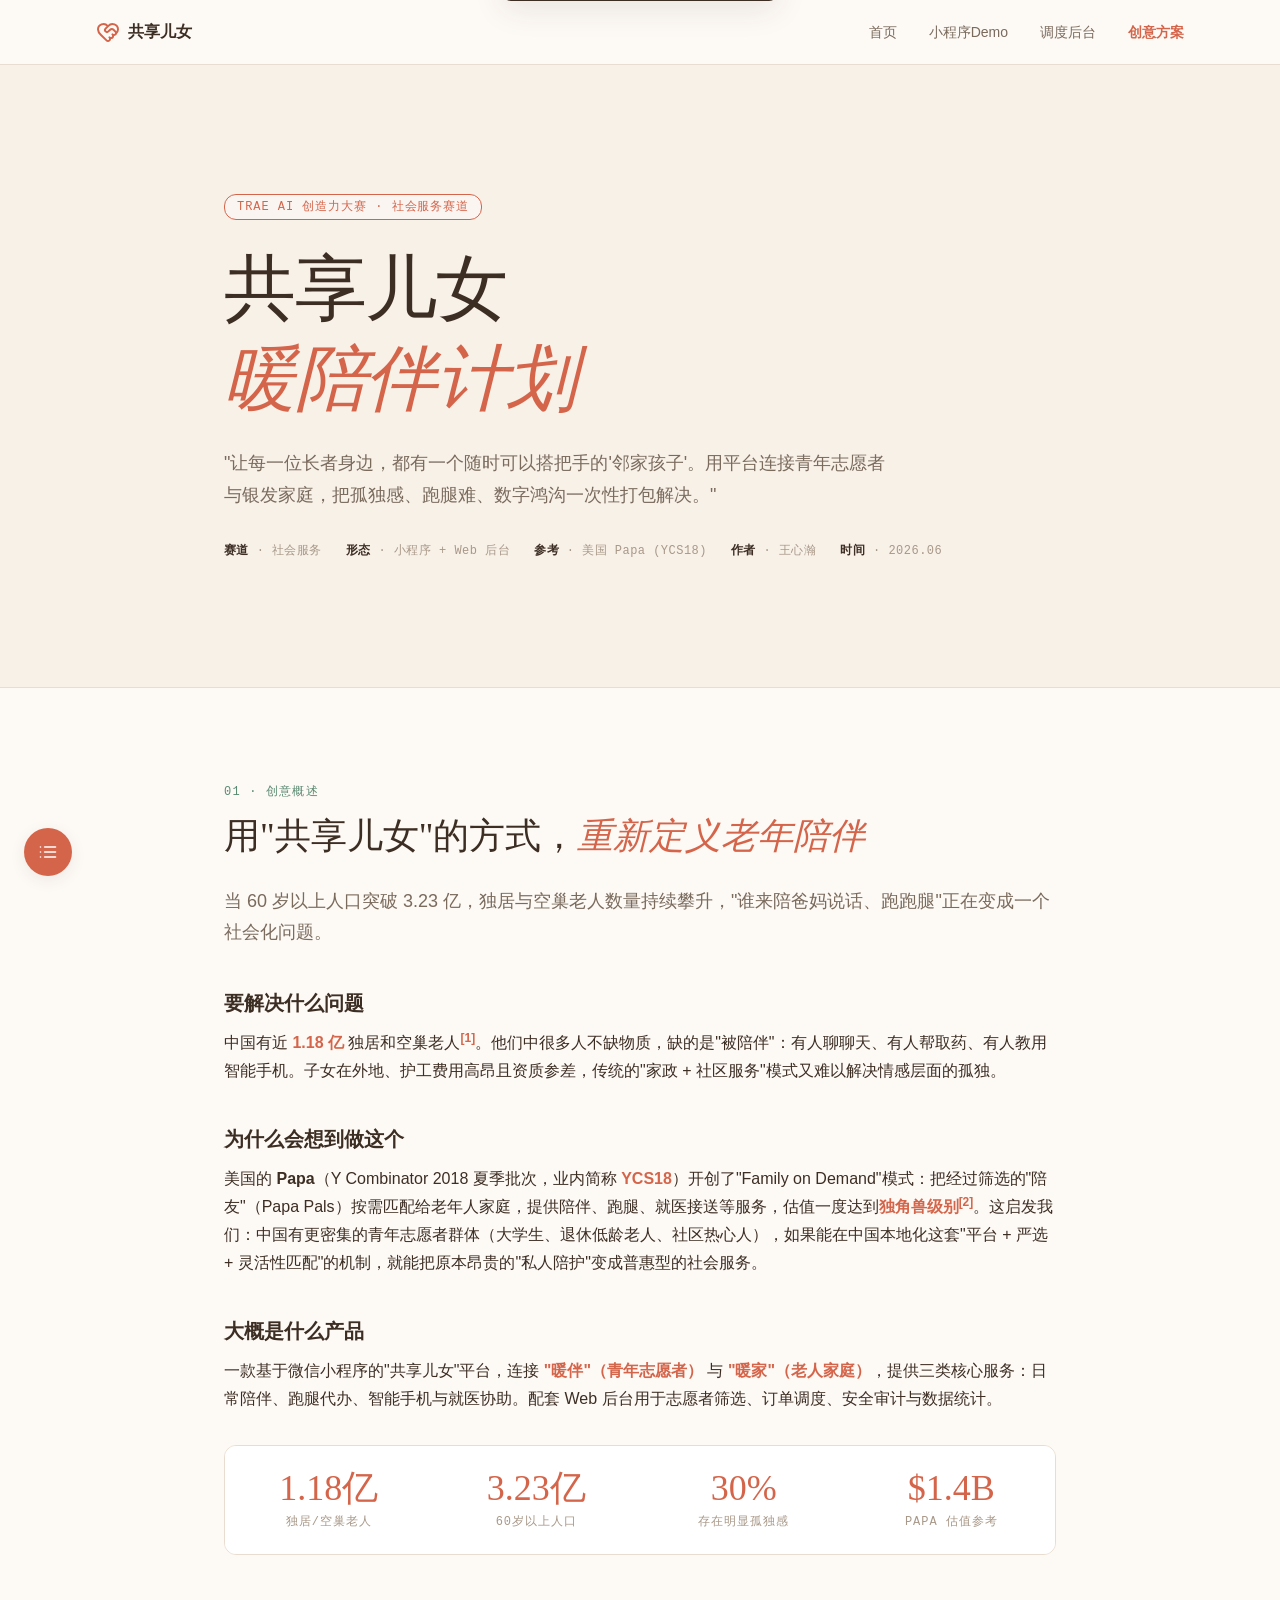
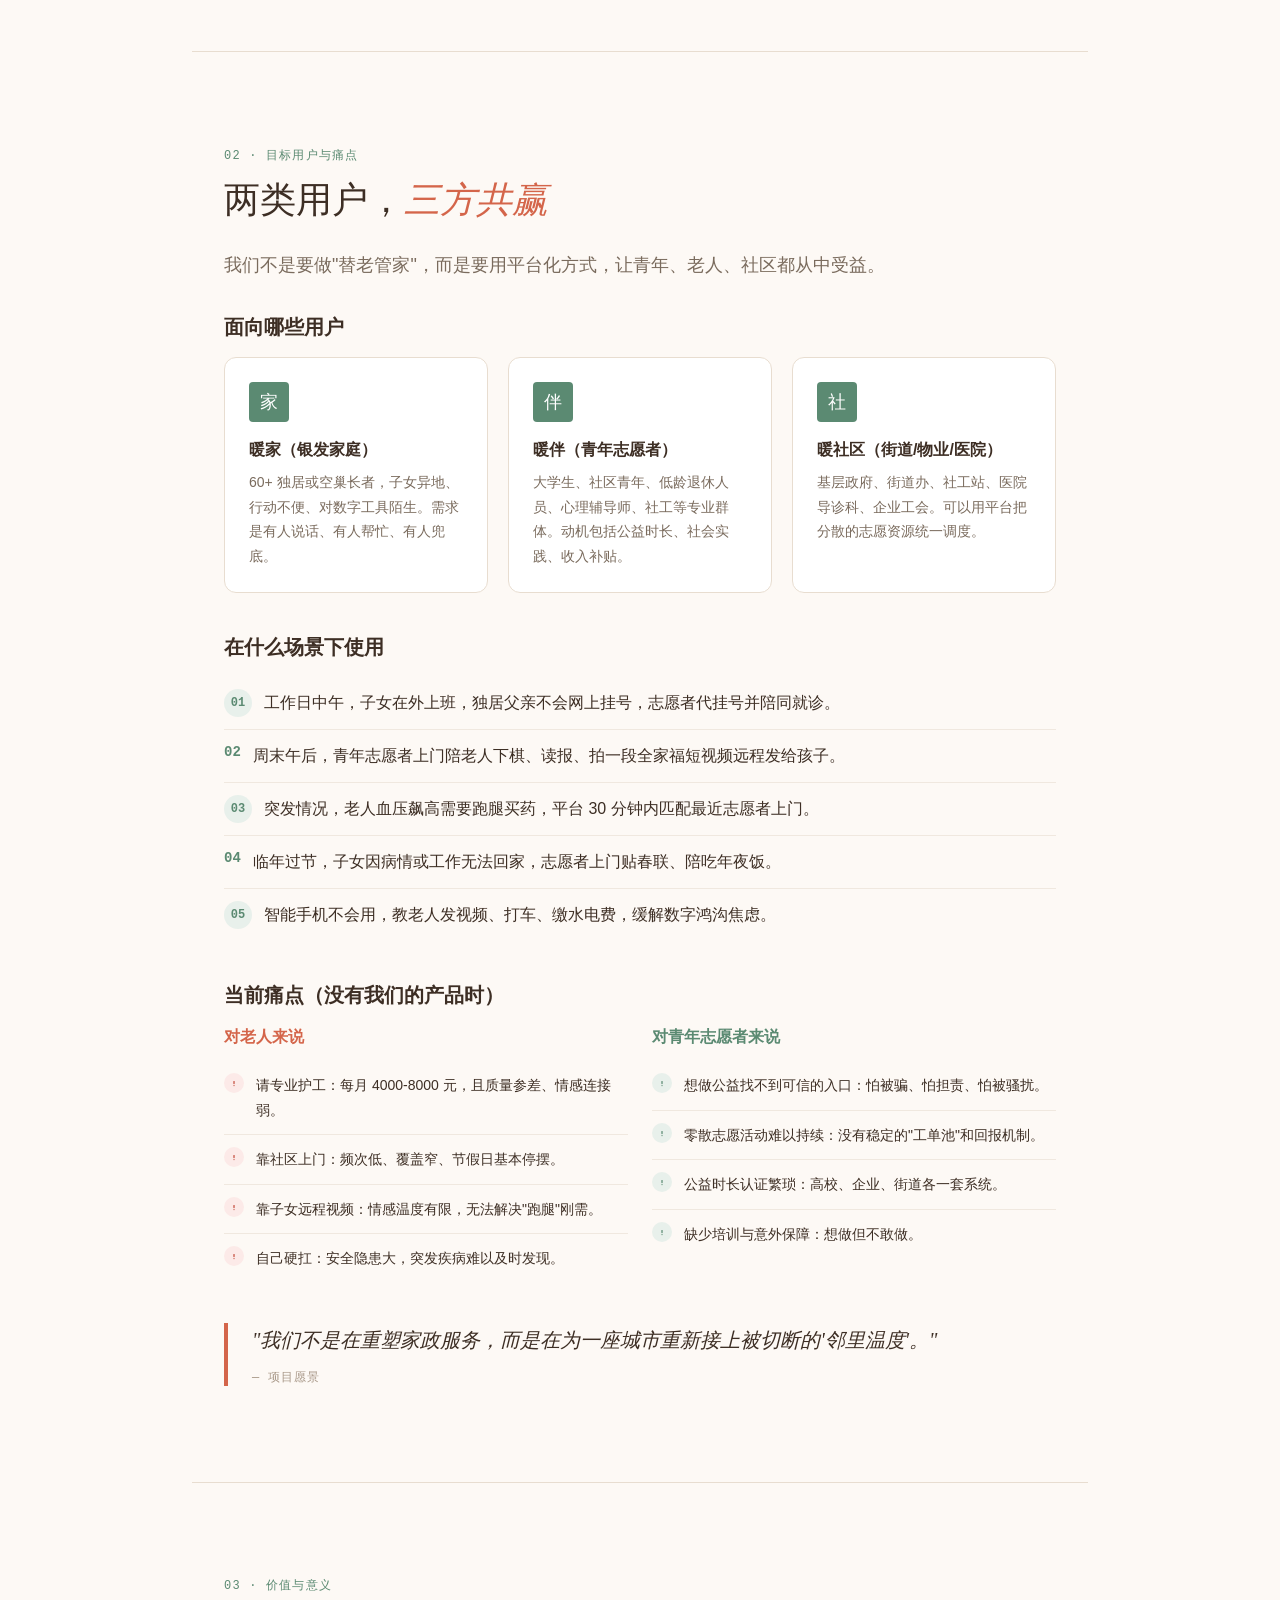
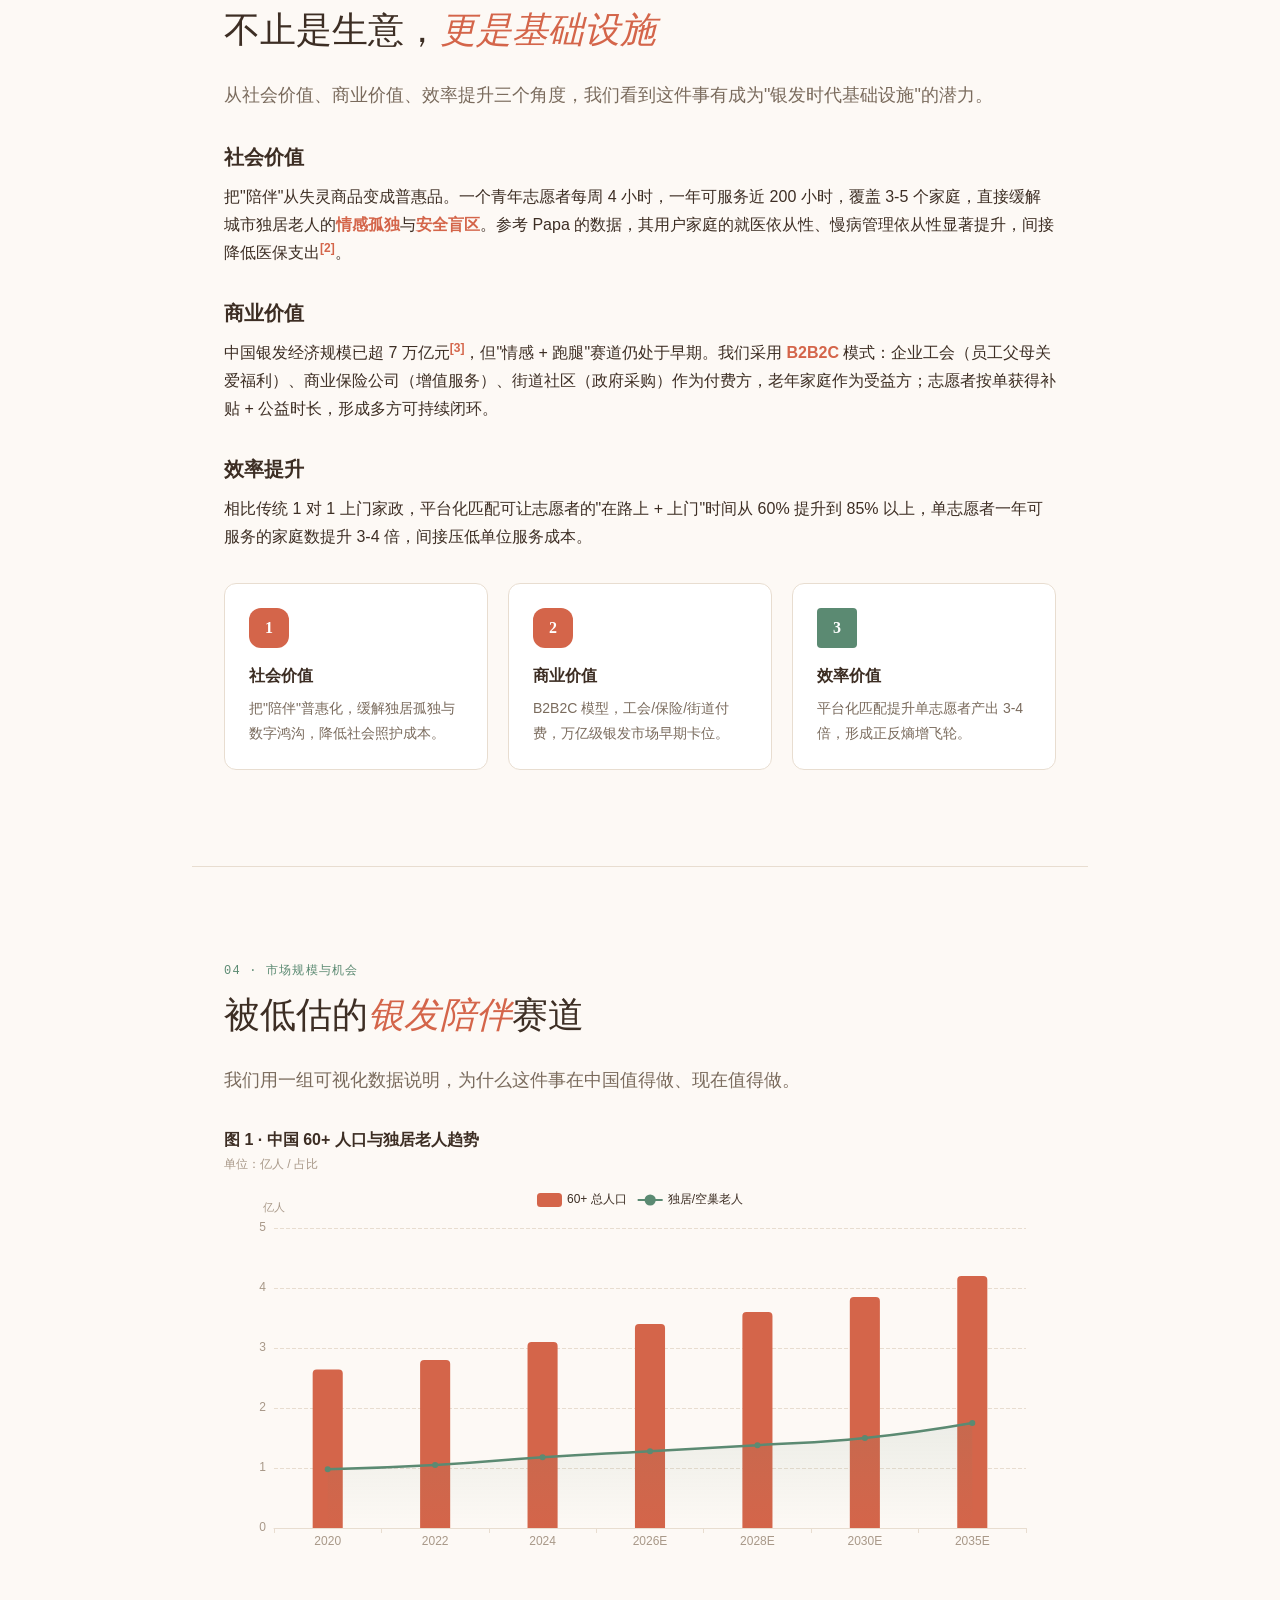
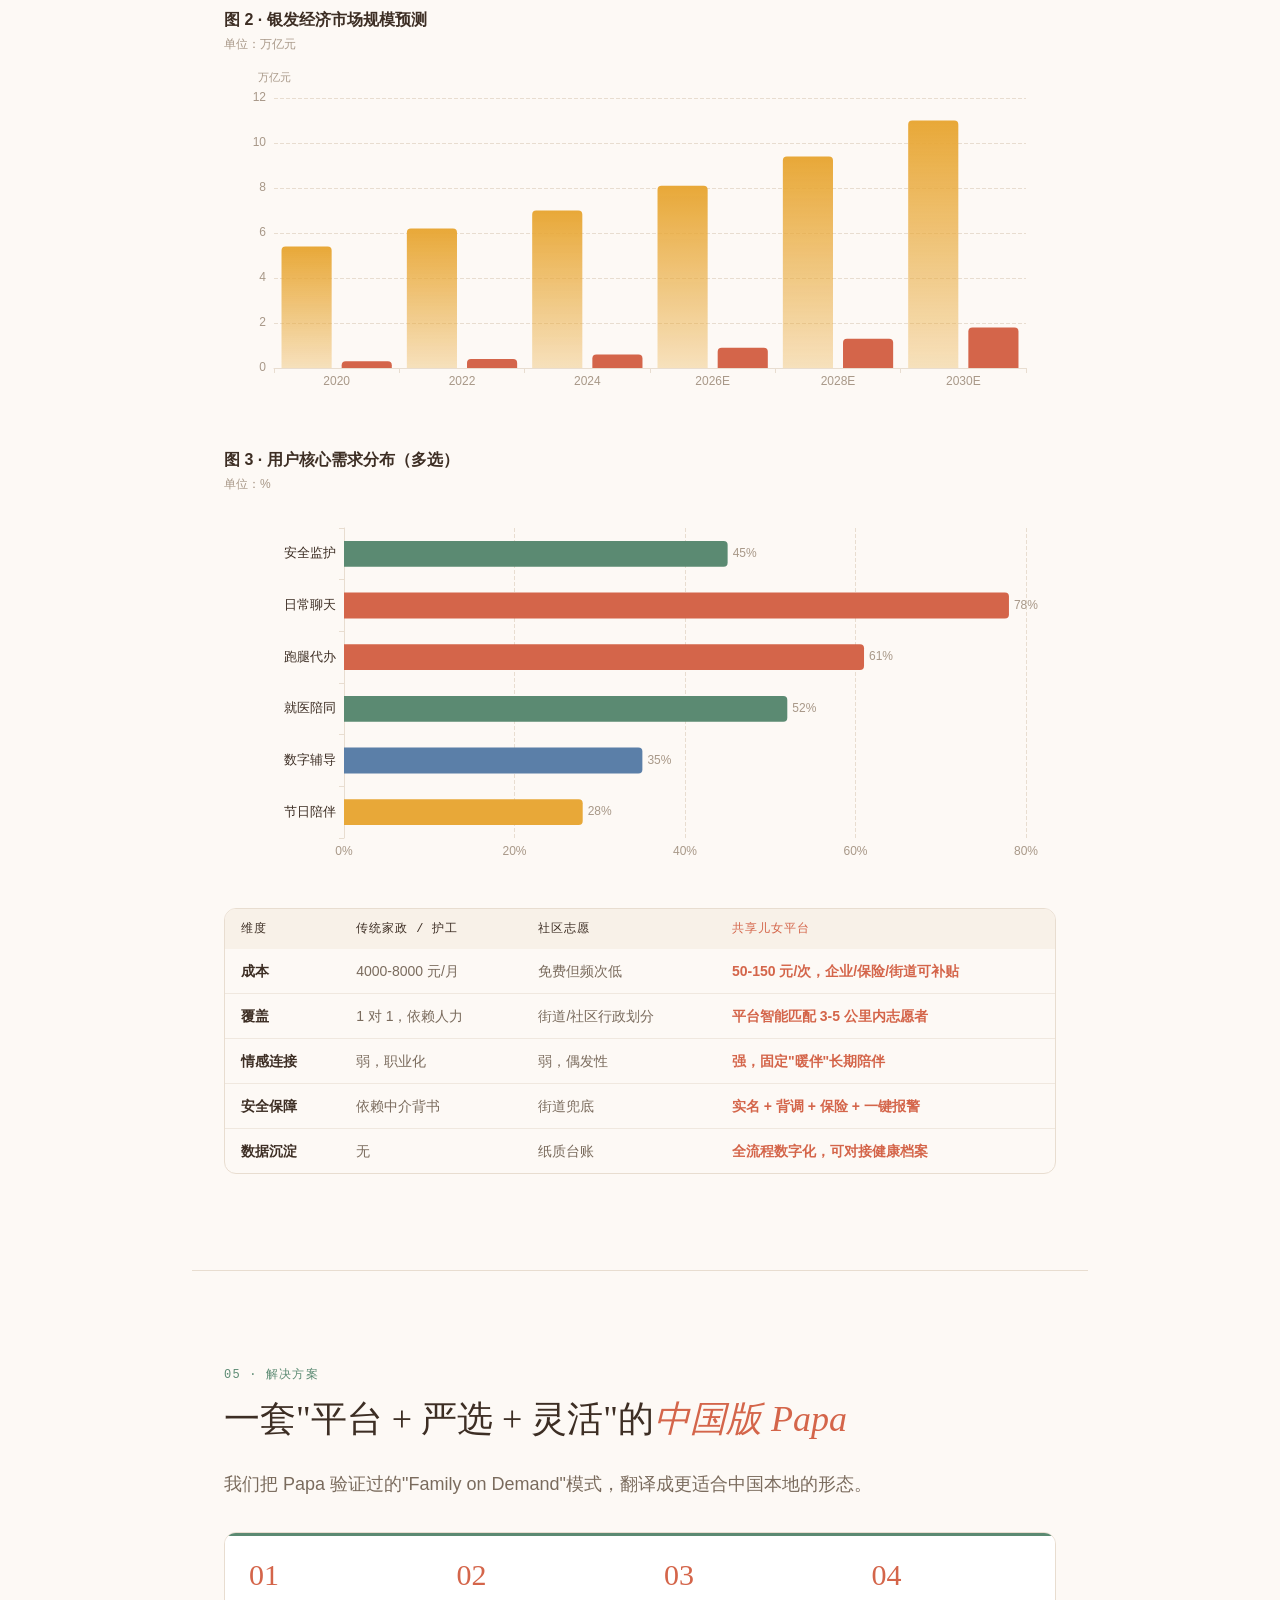
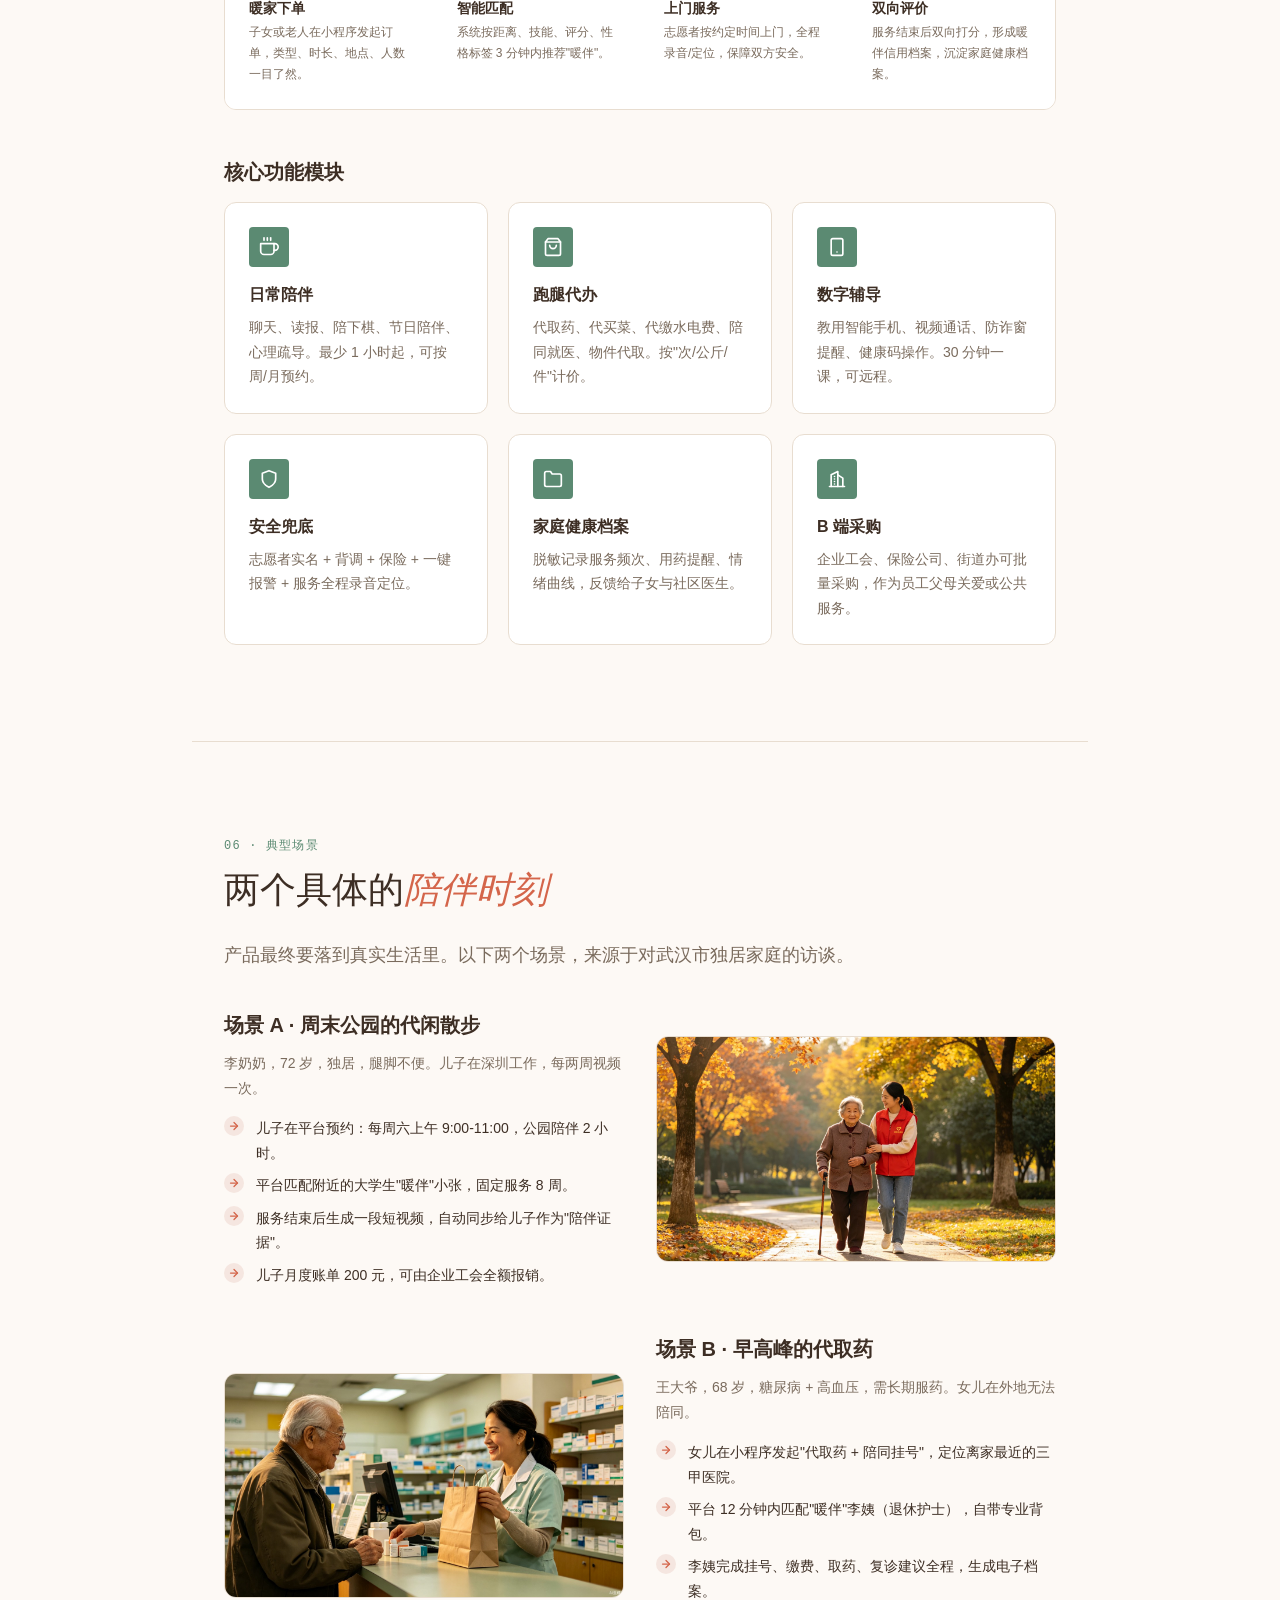
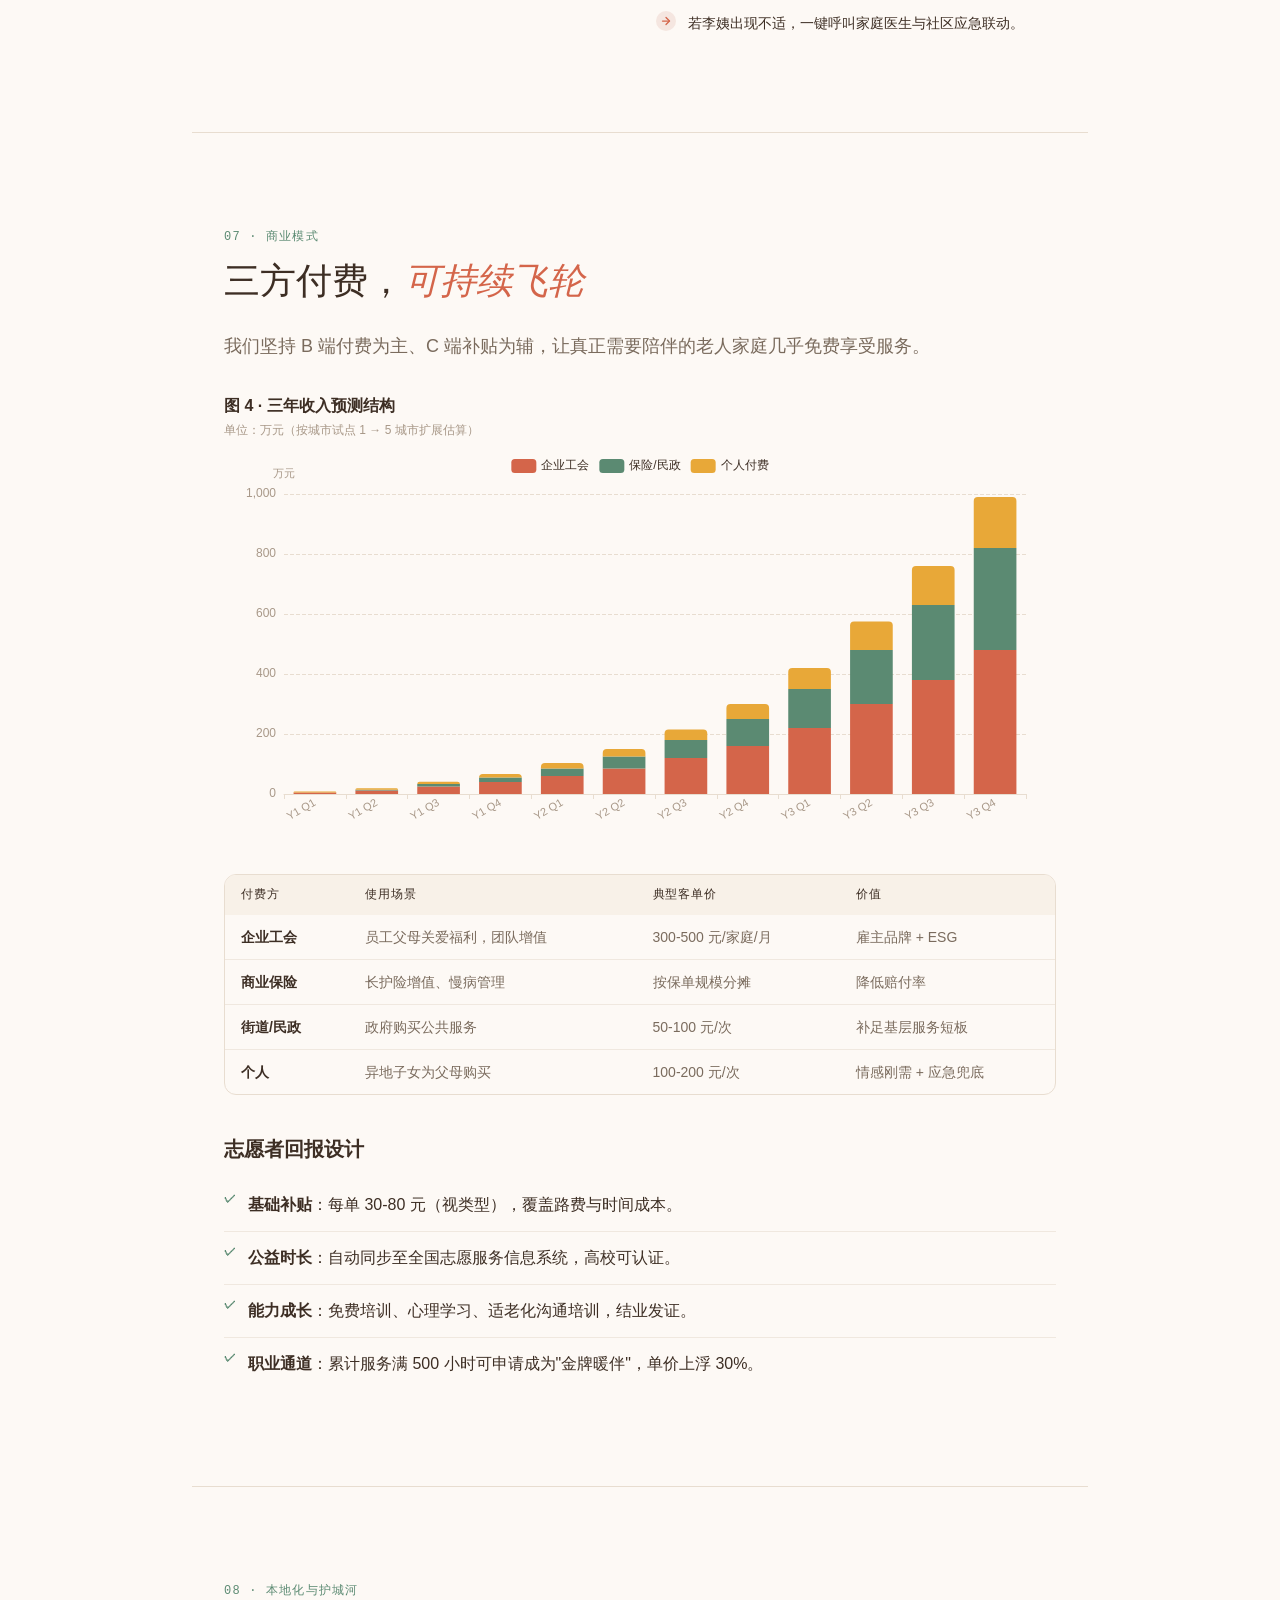
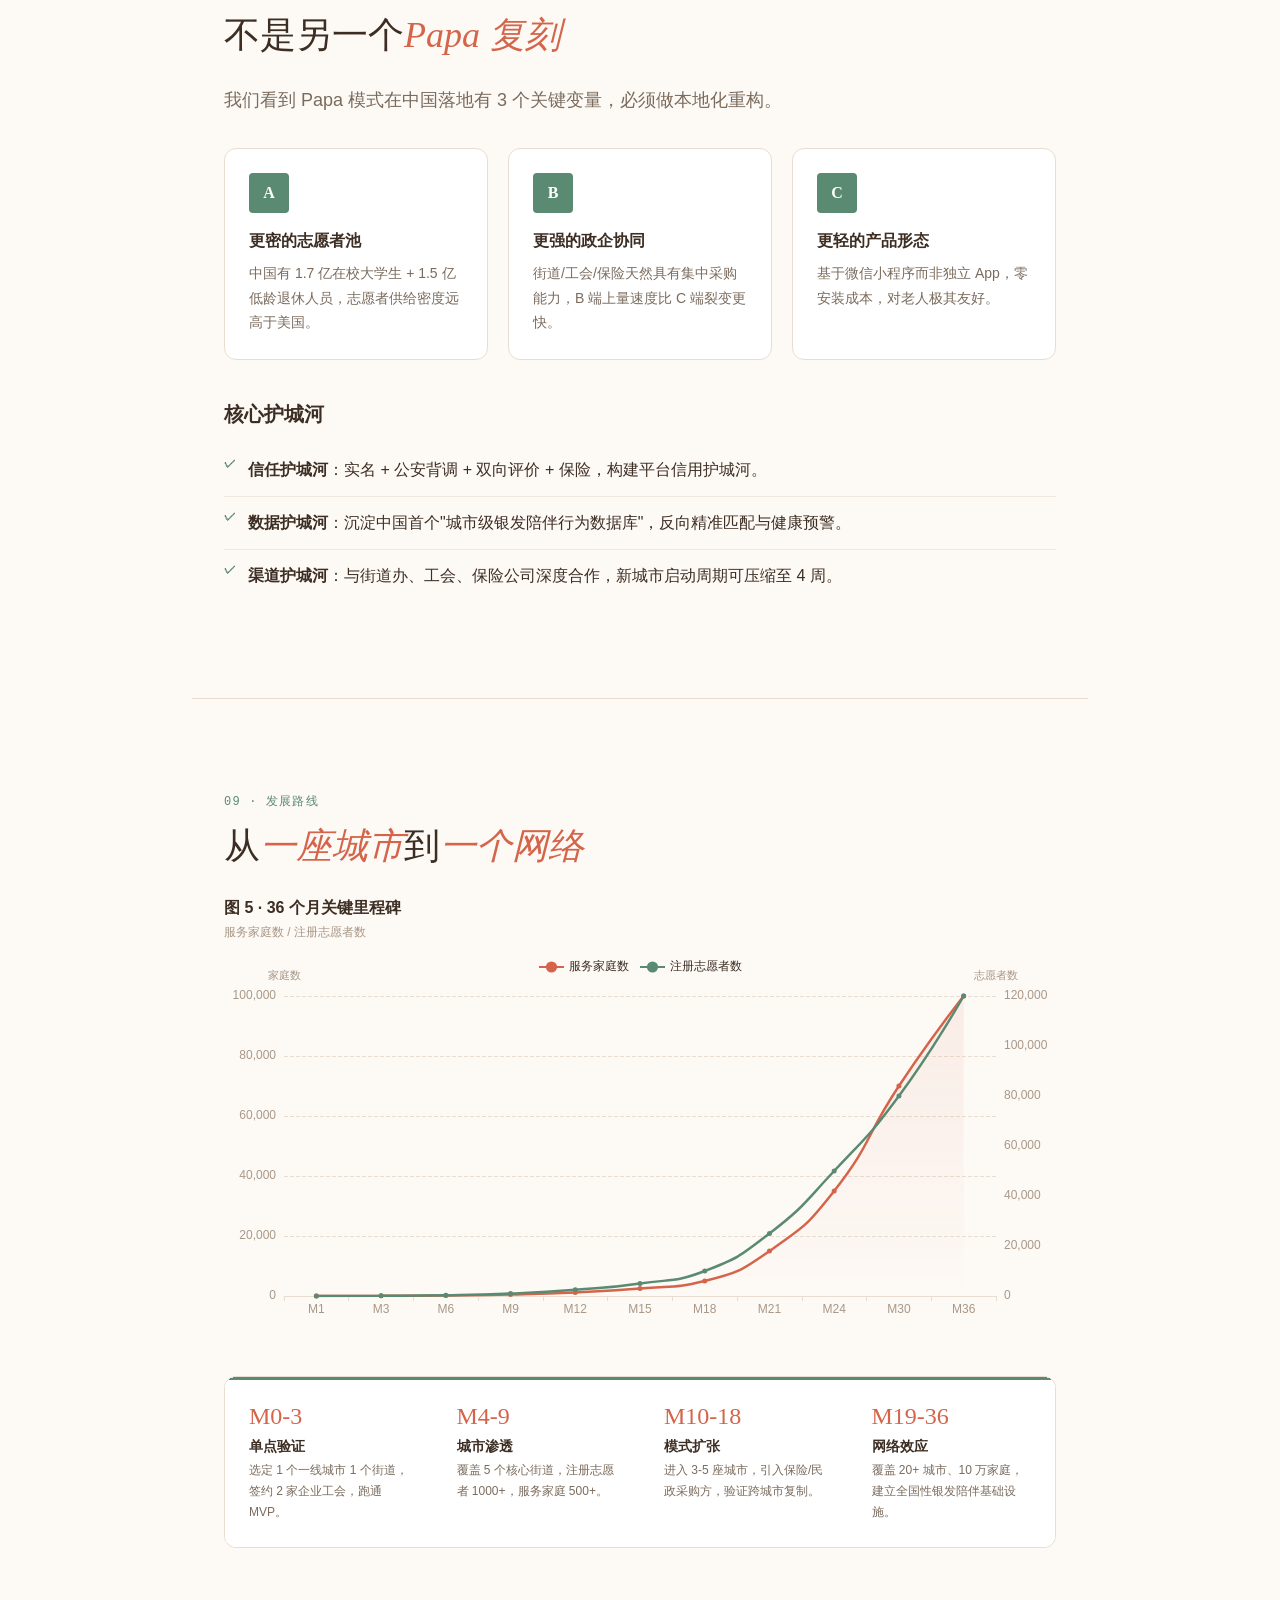
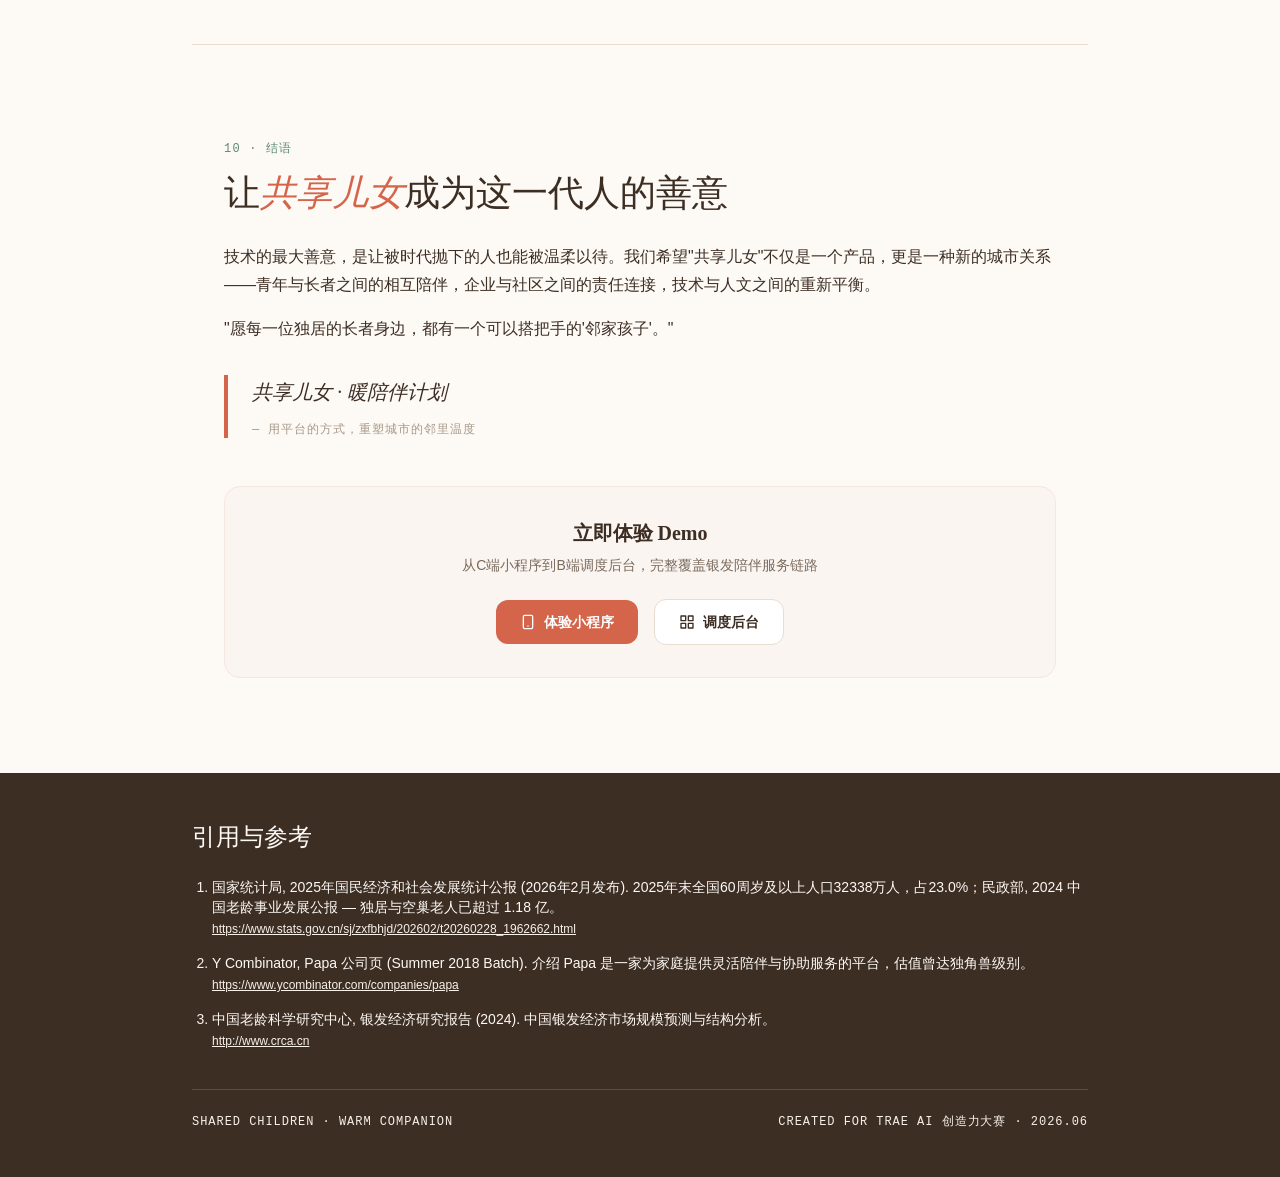
<file: shared-children-warm/pages/proposal.html>
<!DOCTYPE html>
<html lang="zh-CN" class="light">
<head>
    <meta charset="UTF-8">
    <meta name="viewport" content="width=device-width, initial-scale=1.0">
    <title>共享儿女 · 暖陪伴计划 — 创意方案</title>
    <style id="theme-vars">
/* ===== Brand Design Tokens — 共享儿女 · 暖陪伴计划 ===== */
/* Warm, human, approachable — like a neighbor's kitchen */

:root {
  /* --- Color System --- */
  --color-primary: #D4654A;
  --color-primary-hover: #BF5A42;
  --color-primary-light: #F5E6E0;
  --color-primary-lighter: #FBF5F2;
  --color-primary-50: rgba(212, 101, 74, 0.08);
  --color-primary-100: rgba(212, 101, 74, 0.15);

  /* Backgrounds */
  --color-bg: #FDF9F5;
  --color-bg-warm: #F8F1E8;
  --color-bg-card: #FFFFFF;
  --color-bg-elevated: #FFFFFF;
  --color-bg-sunken: #F5EDE4;
  --color-bg-muted: #F0E8DF;

  /* Text */
  --color-text: #3D2E24;
  --color-text-secondary: #7A6B5D;
  --color-text-muted: #A89888;
  --color-text-inverse: #FFFFFF;

  /* Borders */
  --color-border: #E8DDD0;
  --color-border-light: #F0E8DF;
  --color-border-focus: #D4654A;

  /* State colors */
  --state-success: #5B8A72;
  --state-success-bg: #E8F0EB;
  --state-warning: #E8A838;
  --state-warning-bg: #FDF3E0;
  --state-error: #C44D3E;
  --state-error-bg: #FCEAE8;
  --state-info: #5B7FA8;
  --state-info-bg: #EBF0F5;

  /* --- Typography --- */
  --font-sans: 'Noto Sans SC', -apple-system, BlinkMacSystemFont, 'PingFang SC', 'Microsoft YaHei', sans-serif;
  --font-serif: 'Noto Serif SC', 'Songti SC', Georgia, serif;
  --font-mono: 'JetBrains Mono', 'Fira Code', monospace;

  --text-xs: 0.75rem;
  --text-sm: 0.875rem;
  --text-base: 1rem;
  --text-lg: 1.125rem;
  --text-xl: 1.25rem;
  --text-2xl: 1.5rem;
  --text-3xl: 1.875rem;
  --text-4xl: 2.25rem;
  --text-5xl: 3rem;
  --text-6xl: 3.75rem;

  --leading-tight: 1.25;
  --leading-snug: 1.375;
  --leading-normal: 1.6;
  --leading-relaxed: 1.75;

  --tracking-tight: -0.02em;
  --tracking-normal: 0;
  --tracking-wide: 0.04em;
  --tracking-wider: 0.08em;

  /* --- Spacing --- */
  --space-1: 0.25rem;
  --space-2: 0.5rem;
  --space-3: 0.75rem;
  --space-4: 1rem;
  --space-5: 1.25rem;
  --space-6: 1.5rem;
  --space-8: 2rem;
  --space-10: 2.5rem;
  --space-12: 3rem;
  --space-16: 4rem;
  --space-20: 5rem;
  --space-24: 6rem;

  /* --- Radius --- */
  --radius-sm: 4px;
  --radius-md: 8px;
  --radius-lg: 12px;
  --radius-xl: 16px;
  --radius-full: 9999px;

  /* --- Shadows --- */
  --shadow-xs: 0 1px 2px rgba(61, 46, 36, 0.04);
  --shadow-sm: 0 1px 3px rgba(61, 46, 36, 0.05);
  --shadow-md: 0 2px 8px rgba(61, 46, 36, 0.06);
  --shadow-lg: 0 4px 16px rgba(61, 46, 36, 0.08);
  --shadow-xl: 0 8px 32px rgba(61, 46, 36, 0.1);

  /* --- Transitions --- */
  --transition-fast: 150ms ease;
  --transition-base: 250ms ease;
  --transition-slow: 400ms ease;

  /* --- Z-index --- */
  --z-dropdown: 100;
  --z-sticky: 200;
  --z-overlay: 300;
  --z-modal: 400;
  --z-toast: 500;
}

    </style>
    <link rel="stylesheet" href="../../shared/css/app.css">
    <script src="../../shared/js/lucide.min.js"></script>
    <script src="../../shared/js/echarts.min.js"></script>
    <style>
      html, body { overflow-x: hidden; max-width: 100%; }
      td, th { overflow-wrap: break-word; }
      th { white-space: nowrap; }
      @media (prefers-reduced-motion: reduce) {
        *, *::before, *::after { animation-duration: 0.01ms !important; transition-duration: 0.01ms !important; }
      }
      :focus-visible { outline: 2px solid var(--color-primary); outline-offset: 2px; }
      .no-scrollbar::-webkit-scrollbar { display: none; }
      .no-scrollbar { -ms-overflow-style: none; scrollbar-width: none; }
      [data-icon] {
        display: inline-flex;
        align-items: center;
        justify-content: center;
        -webkit-mask-size: contain;
        mask-size: contain;
        -webkit-mask-repeat: no-repeat;
        mask-repeat: no-repeat;
        -webkit-mask-position: center;
        mask-position: center;
        background-color: currentColor;
      }
      /* ===== Reading Progress Bar ===== */
      .reading-progress {
        position: fixed; top: 0; left: 0; right: 0;
        height: 3px; z-index: 999;
        background: transparent;
      }
      .reading-progress-bar {
        height: 100%; width: 0%;
        background: linear-gradient(90deg, var(--color-primary), var(--state-warning));
        transition: width 100ms ease-out;
      }
      /* ===== Floating TOC ===== */
      .toc-fab {
        position: fixed; left: 24px; bottom: 24px; z-index: 600;
        width: 48px; height: 48px; border-radius: 50%;
        background: var(--color-primary); color: #fff;
        border: none; cursor: pointer;
        display: flex; align-items: center; justify-content: center;
        box-shadow: var(--shadow-lg);
        transition: transform 200ms ease, box-shadow 200ms ease;
      }
      .toc-fab:hover { transform: scale(1.08); box-shadow: var(--shadow-xl); }
      .toc-panel {
        position: fixed; left: 24px; bottom: 84px; z-index: 600;
        width: 260px; max-height: 70vh; overflow-y: auto;
        background: var(--color-bg-card); border: 1px solid var(--color-border);
        border-radius: var(--radius-lg); box-shadow: var(--shadow-xl);
        padding: 16px; display: none;
      }
      .toc-panel.open { display: block; animation: tocSlideUp 250ms ease; }
      @keyframes tocSlideUp { from { opacity: 0; transform: translateY(12px); } to { opacity: 1; transform: translateY(0); } }
      .toc-panel h4 { font-size: 12px; font-weight: 700; text-transform: uppercase; letter-spacing: 0.08em; color: var(--color-text-muted); margin-bottom: 10px; font-family: var(--font-mono); }
      .toc-panel a {
        display: block; padding: 7px 12px; border-radius: var(--radius-md);
        font-size: 13px; color: var(--color-text-secondary); text-decoration: none;
        transition: background 150ms ease, color 150ms ease;
        line-height: 1.5;
      }
      .toc-panel a:hover { background: var(--color-primary-lighter); color: var(--color-primary); }
      .toc-panel a.active { background: var(--color-primary-light); color: var(--color-primary); font-weight: 600; }
      /* ===== Floating Action Buttons ===== */
      .fab-group {
        position: fixed; right: 24px; bottom: 24px; z-index: 600;
        display: flex; flex-direction: column; gap: 10px;
      }
      .fab-btn {
        width: 44px; height: 44px; border-radius: 50%;
        background: var(--color-bg-card); color: var(--color-text-secondary);
        border: 1px solid var(--color-border); cursor: pointer;
        display: flex; align-items: center; justify-content: center;
        box-shadow: var(--shadow-md);
        transition: all 200ms ease;
        opacity: 0; transform: translateY(8px); pointer-events: none;
      }
      .fab-btn.visible { opacity: 1; transform: translateY(0); pointer-events: auto; }
      .fab-btn:hover { background: var(--color-primary); color: #fff; border-color: var(--color-primary); transform: translateY(-2px); }
      /* ===== Toast ===== */
      .toast {
        position: fixed; top: 20px; left: 50%; transform: translateX(-50%) translateY(-60px);
        z-index: 999; padding: 10px 20px; border-radius: var(--radius-md);
        background: var(--color-text); color: var(--color-bg);
        font-size: 14px; font-weight: 500;
        box-shadow: var(--shadow-xl);
        transition: transform 300ms ease;
        display: flex; align-items: center; gap: 8px;
      }
      .toast.show { transform: translateX(-50%) translateY(0); }
      /* ===== Section scroll margin ===== */
      section[id] { scroll-margin-top: 20px; }
      /* ===== Print styles ===== */
      @media print {
        .toc-fab, .toc-panel, .fab-group, .reading-progress, .toast { display: none !important; }
        body { font-size: 12px; }
        section { page-break-inside: avoid; padding: 20px 0 !important; }
      }
      /* ===== Animated counter ===== */
      .counter { display: inline-block; }
    </style>
    <link rel="stylesheet" href="../../shared/css/animations.css">
</head>
<body class="min-h-screen antialiased" style="font-family: var(--font-sans); background: var(--color-bg); color: var(--color-text);">

    <!-- Reading Progress Bar -->
    <div class="reading-progress"><div class="reading-progress-bar" id="progress-bar"></div></div>

    <!-- Floating TOC -->
    <button class="toc-fab" onclick="toggleTOC()" title="目录导航">
      <svg width="20" height="20" viewBox="0 0 24 24" fill="none" stroke="currentColor" stroke-width="2" stroke-linecap="round" stroke-linejoin="round"><line x1="8" y1="6" x2="21" y2="6"/><line x1="8" y1="12" x2="21" y2="12"/><line x1="8" y1="18" x2="21" y2="18"/><line x1="3" y1="6" x2="3.01" y2="6"/><line x1="3" y1="12" x2="3.01" y2="12"/><line x1="3" y1="18" x2="3.01" y2="18"/></svg>
    </button>
    <div class="toc-panel" id="toc-panel">
      <h4>目录导航</h4>
      <a href="#sec-01" data-toc="sec-01">01 · 创意概述</a>
      <a href="#sec-02" data-toc="sec-02">02 · 目标用户与痛点</a>
      <a href="#sec-03" data-toc="sec-03">03 · 价值与意义</a>
      <a href="#sec-04" data-toc="sec-04">04 · 市场规模与机会</a>
      <a href="#sec-05" data-toc="sec-05">05 · 解决方案</a>
      <a href="#sec-06" data-toc="sec-06">06 · 典型场景</a>
      <a href="#sec-07" data-toc="sec-07">07 · 商业模式</a>
      <a href="#sec-08" data-toc="sec-08">08 · 本地化与护城河</a>
      <a href="#sec-09" data-toc="sec-09">09 · 发展路线</a>
      <a href="#sec-10" data-toc="sec-10">10 · 结语</a>
    </div>

    <!-- Floating Action Buttons -->
    <div class="fab-group">
      <button class="fab-btn" id="fab-print" onclick="window.print()" title="打印 / 导出PDF">
        <svg width="18" height="18" viewBox="0 0 24 24" fill="none" stroke="currentColor" stroke-width="2" stroke-linecap="round" stroke-linejoin="round"><polyline points="6 9 6 2 18 2 18 9"/><path d="M6 18H4a2 2 0 0 1-2-2v-5a2 2 0 0 1 2-2h16a2 2 0 0 1 2 2v5a2 2 0 0 1-2 2h-2"/><rect x="6" y="14" width="12" height="8"/></svg>
      </button>
      <button class="fab-btn" id="fab-share" onclick="sharePage()" title="分享">
        <svg width="18" height="18" viewBox="0 0 24 24" fill="none" stroke="currentColor" stroke-width="2" stroke-linecap="round" stroke-linejoin="round"><circle cx="18" cy="5" r="3"/><circle cx="6" cy="12" r="3"/><circle cx="18" cy="19" r="3"/><line x1="8.59" y1="13.51" x2="15.42" y2="17.49"/><line x1="15.41" y1="6.51" x2="8.59" y2="10.49"/></svg>
      </button>
      <button class="fab-btn" id="fab-top" onclick="scrollToTop()" title="返回顶部">
        <svg width="18" height="18" viewBox="0 0 24 24" fill="none" stroke="currentColor" stroke-width="2" stroke-linecap="round" stroke-linejoin="round"><line x1="12" y1="19" x2="12" y2="5"/><polyline points="5 12 12 5 19 12"/></svg>
      </button>
    </div>

    <!-- Toast -->
    <div class="toast" id="toast"></div>

    <main>

<!-- ===== Navigation ===== -->
<nav class="sticky top-0 z-200 w-full" style="background: var(--color-bg); border-bottom: 1px solid var(--color-border);">
    <div class="mx-auto max-w-6xl px-6 lg:px-8 flex items-center justify-between" style="height:64px;">
        <a href="index.html" class="flex items-center gap-2 no-underline" style="color:var(--color-primary);">
            <svg width="24" height="24" viewBox="0 0 24 24" fill="none" stroke="currentColor" stroke-width="2" stroke-linecap="round" stroke-linejoin="round"><path d="M19.414 14.414C21 12.828 22 11.5 22 9.5a5.5 5.5 0 0 0-9.591-3.676.6.6 0 0 1-.818.001A5.5 5.5 0 0 0 2 9.5c0 2.3 1.5 4 3 5.5l5.535 5.362a2 2 0 0 0 2.879.052 2.12 2.12 0 0 0-.004-3 2.124 2.124 0 1 0 3-3 2.124 2.124 0 0 0 3.004 0 2 2 0 0 0 0-2.828l-1.881-1.882a2.41 2.41 0 0 0-3.409 0l-1.71 1.71a2 2 0 0 1-2.828 0 2 2 0 0 1 0-2.828l2.823-2.762"/></svg>
            <span class="font-semibold text-base" style="font-family:var(--font-serif); color:var(--color-text);">共享儿女</span>
        </a>
        <div class="hidden sm:flex items-center gap-8">
            <a href="index.html" class="text-sm no-underline transition-colors duration-150" style="color:var(--color-text-secondary);" onmouseover="this.style.color='var(--color-primary)'" onmouseout="this.style.color='var(--color-text-secondary)'">首页</a>
            <a href="mini-program.html" class="text-sm no-underline transition-colors duration-150" style="color:var(--color-text-secondary);" onmouseover="this.style.color='var(--color-primary)'" onmouseout="this.style.color='var(--color-text-secondary)'">小程序Demo</a>
            <a href="web-admin.html" class="text-sm no-underline transition-colors duration-150" style="color:var(--color-text-secondary);" onmouseover="this.style.color='var(--color-primary)'" onmouseout="this.style.color='var(--color-text-secondary)'">调度后台</a>
            <a href="proposal.html" class="text-sm no-underline transition-colors duration-150" style="color:var(--color-primary); font-weight:600;">创意方案</a>
        </div>
        <div class="sm:hidden">
            <svg width="22" height="22" viewBox="0 0 24 24" fill="none" stroke="currentColor" stroke-width="2" stroke-linecap="round" stroke-linejoin="round" style="color:var(--color-text);"><line x1="3" y1="12" x2="21" y2="12"/><line x1="3" y1="6" x2="21" y2="6"/><line x1="3" y1="18" x2="21" y2="18"/></svg>
        </div>
    </div>
</nav>

<!-- ===== HERO ===== -->
<header class="relative overflow-hidden" style="background: var(--color-bg-warm); border-bottom: 1px solid var(--color-border);">
  <div class="relative z-10 mx-auto max-w-4xl px-6 py-16 sm:px-8 md:py-24 lg:py-32">
    <div class="inline-flex items-center gap-2 px-3 py-1 rounded-lg text-xs font-medium tracking-wider uppercase whitespace-nowrap" style="font-family: var(--font-mono); color: var(--color-primary); border: 1px solid var(--color-primary); background: var(--color-primary-lighter);">
      TRAE AI 创造力大赛 · 社会服务赛道
    </div>
    <h1 class="mt-6 text-4xl sm:text-5xl md:text-6xl lg:text-7xl font-normal leading-tight" style="font-family: var(--font-serif); color: var(--color-text); text-wrap: balance; word-break: keep-all; overflow-wrap: break-word; letter-spacing: -0.02em;">
      共享儿女<br><em class="italic" style="color: var(--color-primary);">暖陪伴计划</em>
    </h1>
    <p class="mt-6 max-w-2xl text-base sm:text-lg leading-relaxed" style="color: var(--color-text-secondary);">
      "让每一位长者身边，都有一个随时可以搭把手的'邻家孩子'。用平台连接青年志愿者与银发家庭，把孤独感、跑腿难、数字鸿沟一次性打包解决。"
    </p>
    <div class="mt-8 flex flex-wrap gap-x-6 gap-y-2 text-xs tracking-wide" style="font-family: var(--font-mono); color: var(--color-text-muted);">
      <span><strong style="color: var(--color-text);">赛道</strong> · 社会服务</span>
      <span><strong style="color: var(--color-text);">形态</strong> · 小程序 + Web 后台</span>
      <span><strong style="color: var(--color-text);">参考</strong> · 美国 Papa (YCS18)</span>
      <span><strong style="color: var(--color-text);">作者</strong> · 王心瀚</span>
      <span><strong style="color: var(--color-text);">时间</strong> · 2026.06</span>
    </div>
  </div>
</header>

<!-- ===== 01 创意概述 ===== -->
<section id="sec-01" class="reveal mx-auto max-w-4xl px-6 py-16 sm:px-8 md:py-20 lg:py-24" style="border-bottom: 1px solid var(--color-border);">
  <div class="text-xs tracking-widest uppercase font-medium mb-3" style="font-family: var(--font-mono); color: var(--state-success);">01 · 创意概述</div>
  <h2 class="text-2xl sm:text-3xl md:text-4xl font-normal leading-snug mb-6" style="font-family: var(--font-serif); color: var(--color-text); text-wrap: balance; word-break: keep-all; overflow-wrap: break-word;">
    用"共享儿女"的方式，<em class="italic" style="color: var(--color-primary);">重新定义老年陪伴</em>
  </h2>
  <p class="text-base sm:text-lg leading-relaxed mb-8" style="color: var(--color-text-secondary);">
    当 60 岁以上人口突破 3.23 亿，独居与空巢老人数量持续攀升，"谁来陪爸妈说话、跑跑腿"正在变成一个社会化问题。
  </p>

  <h3 class="text-lg sm:text-xl font-semibold mt-10 mb-3" style="color: var(--color-text); font-family: var(--font-sans);">要解决什么问题</h3>
  <p class="text-sm sm:text-base leading-relaxed mb-4" style="color: var(--color-text);">
    中国有近 <span class="font-semibold" style="color: var(--color-primary);">1.18 亿</span> 独居和空巢老人<sup><a href="#cite-1" class="text-xs font-semibold" style="color: var(--color-primary); text-decoration: none;">[1]</a></sup>。他们中很多人不缺物质，缺的是"被陪伴"：有人聊聊天、有人帮取药、有人教用智能手机。子女在外地、护工费用高昂且资质参差，传统的"家政 + 社区服务"模式又难以解决情感层面的孤独。
  </p>

  <h3 class="text-lg sm:text-xl font-semibold mt-10 mb-3" style="color: var(--color-text); font-family: var(--font-sans);">为什么会想到做这个</h3>
  <p class="text-sm sm:text-base leading-relaxed mb-4" style="color: var(--color-text);">
    美国的 <strong>Papa</strong>（Y Combinator 2018 夏季批次，业内简称 <span class="font-semibold" style="color: var(--color-primary);">YCS18</span>）开创了"Family on Demand"模式：把经过筛选的"陪友"（Papa Pals）按需匹配给老年人家庭，提供陪伴、跑腿、就医接送等服务，估值一度达到<span class="font-semibold" style="color: var(--color-primary);">独角兽级别</span><sup><a href="#cite-2" class="text-xs font-semibold" style="color: var(--color-primary); text-decoration: none;">[2]</a></sup>。这启发我们：中国有更密集的青年志愿者群体（大学生、退休低龄老人、社区热心人），如果能在中国本地化这套"平台 + 严选 + 灵活性匹配"的机制，就能把原本昂贵的"私人陪护"变成普惠型的社会服务。
  </p>

  <h3 class="text-lg sm:text-xl font-semibold mt-10 mb-3" style="color: var(--color-text); font-family: var(--font-sans);">大概是什么产品</h3>
  <p class="text-sm sm:text-base leading-relaxed mb-8" style="color: var(--color-text);">
    一款基于微信小程序的"共享儿女"平台，连接 <span class="font-semibold" style="color: var(--color-primary);">"暖伴"（青年志愿者）</span> 与 <span class="font-semibold" style="color: var(--color-primary);">"暖家"（老人家庭）</span>，提供三类核心服务：日常陪伴、跑腿代办、智能手机与就医协助。配套 Web 后台用于志愿者筛选、订单调度、安全审计与数据统计。
  </p>

  <!-- Stats Row -->
  <div class="grid grid-cols-2 md:grid-cols-4 rounded-lg overflow-hidden mt-8" style="border: 1px solid var(--color-border);">
    <div class="p-5 sm:p-6 text-center" style="background: var(--color-bg-card);">
      <div class="text-3xl sm:text-4xl font-normal leading-none mb-2" style="font-family: var(--font-serif); color: var(--color-primary); font-variant-numeric: tabular-nums;">1.18亿</div>
      <div class="text-xs tracking-wider uppercase whitespace-nowrap" style="font-family: var(--font-mono); color: var(--color-text-muted);">独居/空巢老人</div>
    </div>
    <div class="p-5 sm:p-6 text-center" style="background: var(--color-bg-card);">
      <div class="text-3xl sm:text-4xl font-normal leading-none mb-2" style="font-family: var(--font-serif); color: var(--color-primary); font-variant-numeric: tabular-nums;">3.23亿</div>
      <div class="text-xs tracking-wider uppercase whitespace-nowrap" style="font-family: var(--font-mono); color: var(--color-text-muted);">60岁以上人口</div>
    </div>
    <div class="p-5 sm:p-6 text-center" style="background: var(--color-bg-card);">
      <div class="text-3xl sm:text-4xl font-normal leading-none mb-2" style="font-family: var(--font-serif); color: var(--color-primary); font-variant-numeric: tabular-nums;">30%</div>
      <div class="text-xs tracking-wider uppercase whitespace-nowrap" style="font-family: var(--font-mono); color: var(--color-text-muted);">存在明显孤独感</div>
    </div>
    <div class="p-5 sm:p-6 text-center" style="background: var(--color-bg-card);">
      <div class="text-3xl sm:text-4xl font-normal leading-none mb-2" style="font-family: var(--font-serif); color: var(--color-primary); font-variant-numeric: tabular-nums;">$1.4B</div>
      <div class="text-xs tracking-wider uppercase whitespace-nowrap" style="font-family: var(--font-mono); color: var(--color-text-muted);">Papa 估值参考</div>
    </div>
  </div>
</section>

<!-- ===== 02 目标用户与痛点 ===== -->
<section id="sec-02" class="reveal mx-auto max-w-4xl px-6 py-16 sm:px-8 md:py-20 lg:py-24" style="border-bottom: 1px solid var(--color-border);">
  <div class="text-xs tracking-widest uppercase font-medium mb-3" style="font-family: var(--font-mono); color: var(--state-success);">02 · 目标用户与痛点</div>
  <h2 class="text-2xl sm:text-3xl md:text-4xl font-normal leading-snug mb-6" style="font-family: var(--font-serif); color: var(--color-text); text-wrap: balance; word-break: keep-all; overflow-wrap: break-word;">
    两类用户，<em class="italic" style="color: var(--color-primary);">三方共赢</em>
  </h2>
  <p class="text-base sm:text-lg leading-relaxed mb-8" style="color: var(--color-text-secondary);">
    我们不是要做"替老管家"，而是要用平台化方式，让青年、老人、社区都从中受益。
  </p>

  <h3 class="text-lg sm:text-xl font-semibold mt-8 mb-4" style="color: var(--color-text); font-family: var(--font-sans);">面向哪些用户</h3>
  <div class="grid grid-cols-1 sm:grid-cols-2 lg:grid-cols-3 gap-4 sm:gap-5 mt-4">
    <div class="p-5 sm:p-6 rounded-lg transition-transform duration-200" style="background: var(--color-bg-card); border: 1px solid var(--color-border);">
      <div class="w-10 h-10 rounded flex items-center justify-center text-lg mb-4" style="background: var(--state-success); color: var(--color-text-inverse); font-family: var(--font-serif);">家</div>
      <h4 class="text-base font-semibold mb-2" style="color: var(--color-text);">暖家（银发家庭）</h4>
      <p class="text-sm leading-relaxed" style="color: var(--color-text-secondary);">60+ 独居或空巢长者，子女异地、行动不便、对数字工具陌生。需求是有人说话、有人帮忙、有人兜底。</p>
    </div>
    <div class="p-5 sm:p-6 rounded-lg transition-transform duration-200" style="background: var(--color-bg-card); border: 1px solid var(--color-border);">
      <div class="w-10 h-10 rounded flex items-center justify-center text-lg mb-4" style="background: var(--state-success); color: var(--color-text-inverse); font-family: var(--font-serif);">伴</div>
      <h4 class="text-base font-semibold mb-2" style="color: var(--color-text);">暖伴（青年志愿者）</h4>
      <p class="text-sm leading-relaxed" style="color: var(--color-text-secondary);">大学生、社区青年、低龄退休人员、心理辅导师、社工等专业群体。动机包括公益时长、社会实践、收入补贴。</p>
    </div>
    <div class="p-5 sm:p-6 rounded-lg transition-transform duration-200 sm:col-span-2 lg:col-span-1" style="background: var(--color-bg-card); border: 1px solid var(--color-border);">
      <div class="w-10 h-10 rounded flex items-center justify-center text-lg mb-4" style="background: var(--state-success); color: var(--color-text-inverse); font-family: var(--font-serif);">社</div>
      <h4 class="text-base font-semibold mb-2" style="color: var(--color-text);">暖社区（街道/物业/医院）</h4>
      <p class="text-sm leading-relaxed" style="color: var(--color-text-secondary);">基层政府、街道办、社工站、医院导诊科、企业工会。可以用平台把分散的志愿资源统一调度。</p>
    </div>
  </div>

  <h3 class="text-lg sm:text-xl font-semibold mt-10 mb-4" style="color: var(--color-text); font-family: var(--font-sans);">在什么场景下使用</h3>
  <ul class="mt-3 space-y-0">
    <li class="flex items-start gap-3 py-3 text-sm sm:text-base leading-relaxed" style="border-bottom: 1px solid var(--color-border-light); color: var(--color-text);">
      <span class="shrink-0 w-7 h-7 rounded-full flex items-center justify-center text-xs font-bold" style="background: var(--state-success-bg); color: var(--state-success); font-family: var(--font-mono);">01</span>
      <span>工作日中午，子女在外上班，独居父亲不会网上挂号，志愿者代挂号并陪同就诊。</span>
    </li>
    <li class="flex items-start gap-3 py-3 text-sm sm:text-base leading-relaxed" style="border-bottom: 1px solid var(--color-border-light); color: var(--color-text);">
      <span class="shrink-0 font-bold text-sm" style="color: var(--state-success); font-family: var(--font-mono);">02</span>
      <span>周末午后，青年志愿者上门陪老人下棋、读报、拍一段全家福短视频远程发给孩子。</span>
    </li>
    <li class="flex items-start gap-3 py-3 text-sm sm:text-base leading-relaxed" style="border-bottom: 1px solid var(--color-border-light); color: var(--color-text);">
      <span class="shrink-0 w-7 h-7 rounded-full flex items-center justify-center text-xs font-bold" style="background: var(--state-success-bg); color: var(--state-success); font-family: var(--font-mono);">03</span>
      <span>突发情况，老人血压飙高需要跑腿买药，平台 30 分钟内匹配最近志愿者上门。</span>
    </li>
    <li class="flex items-start gap-3 py-3 text-sm sm:text-base leading-relaxed" style="border-bottom: 1px solid var(--color-border-light); color: var(--color-text);">
      <span class="shrink-0 font-bold text-sm" style="color: var(--state-success); font-family: var(--font-mono);">04</span>
      <span>临年过节，子女因病情或工作无法回家，志愿者上门贴春联、陪吃年夜饭。</span>
    </li>
    <li class="flex items-start gap-3 py-3 text-sm sm:text-base leading-relaxed" style="color: var(--color-text);">
      <span class="shrink-0 w-7 h-7 rounded-full flex items-center justify-center text-xs font-bold" style="background: var(--state-success-bg); color: var(--state-success); font-family: var(--font-mono);">05</span>
      <span>智能手机不会用，教老人发视频、打车、缴水电费，缓解数字鸿沟焦虑。</span>
    </li>
  </ul>

  <h3 class="text-lg sm:text-xl font-semibold mt-10 mb-4" style="color: var(--color-text); font-family: var(--font-sans);">当前痛点（没有我们的产品时）</h3>
  <div class="grid grid-cols-1 md:grid-cols-2 gap-6 mt-4">
    <div>
      <h4 class="text-base font-semibold mb-3" style="color: var(--color-primary);">对老人来说</h4>
      <ul class="space-y-0">
        <li class="flex items-start gap-3 py-3 text-sm leading-relaxed" style="border-bottom: 1px solid var(--color-border-light); color: var(--color-text);">
          <span class="shrink-0 w-5 h-5 rounded-full flex items-center justify-center" style="background: var(--state-error-bg);"><svg width="12" height="12" viewBox="0 0 24 24" fill="none" stroke="currentColor" stroke-width="2.5" stroke-linecap="round" stroke-linejoin="round" style="color: var(--state-error);"><line x1="12" y1="9" x2="12" y2="13"/><line x1="12" y1="17" x2="12.01" y2="17"/></svg></span>
          <span>请专业护工：每月 4000-8000 元，且质量参差、情感连接弱。</span>
        </li>
        <li class="flex items-start gap-3 py-3 text-sm leading-relaxed" style="border-bottom: 1px solid var(--color-border-light); color: var(--color-text);">
          <span class="shrink-0 w-5 h-5 rounded-full flex items-center justify-center" style="background: var(--state-error-bg);"><svg width="12" height="12" viewBox="0 0 24 24" fill="none" stroke="currentColor" stroke-width="2.5" stroke-linecap="round" stroke-linejoin="round" style="color: var(--state-error);"><line x1="12" y1="9" x2="12" y2="13"/><line x1="12" y1="17" x2="12.01" y2="17"/></svg></span>
          <span>靠社区上门：频次低、覆盖窄、节假日基本停摆。</span>
        </li>
        <li class="flex items-start gap-3 py-3 text-sm leading-relaxed" style="border-bottom: 1px solid var(--color-border-light); color: var(--color-text);">
          <span class="shrink-0 w-5 h-5 rounded-full flex items-center justify-center" style="background: var(--state-error-bg);"><svg width="12" height="12" viewBox="0 0 24 24" fill="none" stroke="currentColor" stroke-width="2.5" stroke-linecap="round" stroke-linejoin="round" style="color: var(--state-error);"><line x1="12" y1="9" x2="12" y2="13"/><line x1="12" y1="17" x2="12.01" y2="17"/></svg></span>
          <span>靠子女远程视频：情感温度有限，无法解决"跑腿"刚需。</span>
        </li>
        <li class="flex items-start gap-3 py-3 text-sm leading-relaxed" style="color: var(--color-text);">
          <span class="shrink-0 w-5 h-5 rounded-full flex items-center justify-center" style="background: var(--state-error-bg);"><svg width="12" height="12" viewBox="0 0 24 24" fill="none" stroke="currentColor" stroke-width="2.5" stroke-linecap="round" stroke-linejoin="round" style="color: var(--state-error);"><line x1="12" y1="9" x2="12" y2="13"/><line x1="12" y1="17" x2="12.01" y2="17"/></svg></span>
          <span>自己硬扛：安全隐患大，突发疾病难以及时发现。</span>
        </li>
      </ul>
    </div>
    <div>
      <h4 class="text-base font-semibold mb-3" style="color: var(--state-success);">对青年志愿者来说</h4>
      <ul class="space-y-0">
        <li class="flex items-start gap-3 py-3 text-sm leading-relaxed" style="border-bottom: 1px solid var(--color-border-light); color: var(--color-text);">
          <span class="shrink-0 w-5 h-5 rounded-full flex items-center justify-center" style="background: var(--state-success-bg);"><svg width="12" height="12" viewBox="0 0 24 24" fill="none" stroke="currentColor" stroke-width="2.5" stroke-linecap="round" stroke-linejoin="round" style="color: var(--state-success);"><line x1="12" y1="9" x2="12" y2="13"/><line x1="12" y1="17" x2="12.01" y2="17"/></svg></span>
          <span>想做公益找不到可信的入口：怕被骗、怕担责、怕被骚扰。</span>
        </li>
        <li class="flex items-start gap-3 py-3 text-sm leading-relaxed" style="border-bottom: 1px solid var(--color-border-light); color: var(--color-text);">
          <span class="shrink-0 w-5 h-5 rounded-full flex items-center justify-center" style="background: var(--state-success-bg);"><svg width="12" height="12" viewBox="0 0 24 24" fill="none" stroke="currentColor" stroke-width="2.5" stroke-linecap="round" stroke-linejoin="round" style="color: var(--state-success);"><line x1="12" y1="9" x2="12" y2="13"/><line x1="12" y1="17" x2="12.01" y2="17"/></svg></span>
          <span>零散志愿活动难以持续：没有稳定的"工单池"和回报机制。</span>
        </li>
        <li class="flex items-start gap-3 py-3 text-sm leading-relaxed" style="border-bottom: 1px solid var(--color-border-light); color: var(--color-text);">
          <span class="shrink-0 w-5 h-5 rounded-full flex items-center justify-center" style="background: var(--state-success-bg);"><svg width="12" height="12" viewBox="0 0 24 24" fill="none" stroke="currentColor" stroke-width="2.5" stroke-linecap="round" stroke-linejoin="round" style="color: var(--state-success);"><line x1="12" y1="9" x2="12" y2="13"/><line x1="12" y1="17" x2="12.01" y2="17"/></svg></span>
          <span>公益时长认证繁琐：高校、企业、街道各一套系统。</span>
        </li>
        <li class="flex items-start gap-3 py-3 text-sm leading-relaxed" style="color: var(--color-text);">
          <span class="shrink-0 w-5 h-5 rounded-full flex items-center justify-center" style="background: var(--state-success-bg);"><svg width="12" height="12" viewBox="0 0 24 24" fill="none" stroke="currentColor" stroke-width="2.5" stroke-linecap="round" stroke-linejoin="round" style="color: var(--state-success);"><line x1="12" y1="9" x2="12" y2="13"/><line x1="12" y1="17" x2="12.01" y2="17"/></svg></span>
          <span>缺少培训与意外保障：想做但不敢做。</span>
        </li>
      </ul>
    </div>
  </div>

  <!-- Pullquote -->
  <blockquote class="mt-10 pl-5 sm:pl-6 border-l-4" style="border-color: var(--color-primary);">
    <p class="text-lg sm:text-xl sm:text-2xl leading-relaxed italic" style="font-family: var(--font-serif); color: var(--color-text);">
      "我们不是在重塑家政服务，而是在为一座城市重新接上被切断的'邻里温度'。"
    </p>
    <cite class="block mt-3 text-xs tracking-wider uppercase not-italic" style="font-family: var(--font-mono); color: var(--color-text-muted);">— 项目愿景</cite>
  </blockquote>
</section>

<!-- ===== 03 价值与意义 ===== -->
<section id="sec-03" class="reveal mx-auto max-w-4xl px-6 py-16 sm:px-8 md:py-20 lg:py-24" style="border-bottom: 1px solid var(--color-border);">
  <div class="text-xs tracking-widest uppercase font-medium mb-3" style="font-family: var(--font-mono); color: var(--state-success);">03 · 价值与意义</div>
  <h2 class="text-2xl sm:text-3xl md:text-4xl font-normal leading-snug mb-6" style="font-family: var(--font-serif); color: var(--color-text); text-wrap: balance; word-break: keep-all; overflow-wrap: break-word;">
    不止是生意，<em class="italic" style="color: var(--color-primary);">更是基础设施</em>
  </h2>
  <p class="text-base sm:text-lg leading-relaxed mb-8" style="color: var(--color-text-secondary);">
    从社会价值、商业价值、效率提升三个角度，我们看到这件事有成为"银发时代基础设施"的潜力。
  </p>

  <h3 class="text-lg sm:text-xl font-semibold mt-8 mb-3" style="color: var(--color-text); font-family: var(--font-sans);">社会价值</h3>
  <p class="text-sm sm:text-base leading-relaxed mb-4" style="color: var(--color-text);">
    把"陪伴"从失灵商品变成普惠品。一个青年志愿者每周 4 小时，一年可服务近 200 小时，覆盖 3-5 个家庭，直接缓解城市独居老人的<span class="font-semibold" style="color: var(--color-primary);">情感孤独</span>与<span class="font-semibold" style="color: var(--color-primary);">安全盲区</span>。参考 Papa 的数据，其用户家庭的就医依从性、慢病管理依从性显著提升，间接降低医保支出<sup><a href="#cite-2" class="text-xs font-semibold" style="color: var(--color-primary); text-decoration: none;">[2]</a></sup>。
  </p>

  <h3 class="text-lg sm:text-xl font-semibold mt-8 mb-3" style="color: var(--color-text); font-family: var(--font-sans);">商业价值</h3>
  <p class="text-sm sm:text-base leading-relaxed mb-4" style="color: var(--color-text);">
    中国银发经济规模已超 7 万亿元<sup><a href="#cite-3" class="text-xs font-semibold" style="color: var(--color-primary); text-decoration: none;">[3]</a></sup>，但"情感 + 跑腿"赛道仍处于早期。我们采用 <span class="font-semibold" style="color: var(--color-primary);">B2B2C</span> 模式：企业工会（员工父母关爱福利）、商业保险公司（增值服务）、街道社区（政府采购）作为付费方，老年家庭作为受益方；志愿者按单获得补贴 + 公益时长，形成多方可持续闭环。
  </p>

  <h3 class="text-lg sm:text-xl font-semibold mt-8 mb-3" style="color: var(--color-text); font-family: var(--font-sans);">效率提升</h3>
  <p class="text-sm sm:text-base leading-relaxed mb-8" style="color: var(--color-text);">
    相比传统 1 对 1 上门家政，平台化匹配可让志愿者的"在路上 + 上门"时间从 60% 提升到 85% 以上，单志愿者一年可服务的家庭数提升 3-4 倍，间接压低单位服务成本。
  </p>

  <div class="grid grid-cols-1 sm:grid-cols-2 lg:grid-cols-3 gap-4 sm:gap-5 mt-6">
    <div class="p-5 sm:p-6 rounded-lg" style="background: var(--color-bg-card); border: 1px solid var(--color-border);">
      <div class="w-10 h-10 rounded-lg flex items-center justify-center text-base font-semibold mb-4" style="background: var(--color-primary); color: var(--color-text-inverse); font-family: var(--font-serif);">1</div>
      <h4 class="text-base font-semibold mb-2" style="color: var(--color-text);">社会价值</h4>
      <p class="text-sm leading-relaxed" style="color: var(--color-text-secondary);">把"陪伴"普惠化，缓解独居孤独与数字鸿沟，降低社会照护成本。</p>
    </div>
    <div class="p-5 sm:p-6 rounded-lg" style="background: var(--color-bg-card); border: 1px solid var(--color-border);">
      <div class="w-10 h-10 rounded-lg flex items-center justify-center text-base font-semibold mb-4" style="background: var(--color-primary); color: var(--color-text-inverse); font-family: var(--font-serif);">2</div>
      <h4 class="text-base font-semibold mb-2" style="color: var(--color-text);">商业价值</h4>
      <p class="text-sm leading-relaxed" style="color: var(--color-text-secondary);">B2B2C 模型，工会/保险/街道付费，万亿级银发市场早期卡位。</p>
    </div>
    <div class="p-5 sm:p-6 rounded-lg sm:col-span-2 lg:col-span-1" style="background: var(--color-bg-card); border: 1px solid var(--color-border);">
      <div class="w-10 h-10 rounded flex items-center justify-center text-base font-semibold mb-4" style="background: var(--state-success); color: var(--color-text-inverse); font-family: var(--font-serif);">3</div>
      <h4 class="text-base font-semibold mb-2" style="color: var(--color-text);">效率价值</h4>
      <p class="text-sm leading-relaxed" style="color: var(--color-text-secondary);">平台化匹配提升单志愿者产出 3-4 倍，形成正反熵增飞轮。</p>
    </div>
  </div>
</section>

<!-- ===== 04 市场规模与机会 ===== -->
<section id="sec-04" class="reveal mx-auto max-w-4xl px-6 py-16 sm:px-8 md:py-20 lg:py-24" style="border-bottom: 1px solid var(--color-border);">
  <div class="text-xs tracking-widest uppercase font-medium mb-3" style="font-family: var(--font-mono); color: var(--state-success);">04 · 市场规模与机会</div>
  <h2 class="text-2xl sm:text-3xl md:text-4xl font-normal leading-snug mb-6" style="font-family: var(--font-serif); color: var(--color-text); text-wrap: balance; word-break: keep-all; overflow-wrap: break-word;">
    被低估的<em class="italic" style="color: var(--color-primary);">银发陪伴</em>赛道
  </h2>
  <p class="text-base sm:text-lg leading-relaxed mb-8" style="color: var(--color-text-secondary);">
    我们用一组可视化数据说明，为什么这件事在中国值得做、现在值得做。
  </p>

  <!-- Chart 1: Population Trend -->
  <figure class="mt-6 mb-10">
    <figcaption class="text-base font-semibold mb-1" style="color: var(--color-text);">图 1 · 中国 60+ 人口与独居老人趋势</figcaption>
    <figcaption class="text-xs mb-4" style="color: var(--color-text-muted);">单位：亿人 / 占比</figcaption>
    <div id="chart-population" style="width:100%;height:380px;"></div>
  </figure>

  <!-- Chart 2: Market Size -->
  <figure class="mb-10">
    <figcaption class="text-base font-semibold mb-1" style="color: var(--color-text);">图 2 · 银发经济市场规模预测</figcaption>
    <figcaption class="text-xs mb-4" style="color: var(--color-text-muted);">单位：万亿元</figcaption>
    <div id="chart-market" style="width:100%;height:340px;"></div>
  </figure>

  <!-- Chart 3: Needs Distribution -->
  <figure class="mb-10">
    <figcaption class="text-base font-semibold mb-1" style="color: var(--color-text);">图 3 · 用户核心需求分布（多选）</figcaption>
    <figcaption class="text-xs mb-4" style="color: var(--color-text-muted);">单位：%</figcaption>
    <div id="chart-needs" style="width:100%;height:360px;"></div>
  </figure>

  <!-- Competitor Table -->
  <div class="overflow-x-auto rounded-lg mt-6" style="border: 1px solid var(--color-border);">
    <table class="w-full text-sm" style="min-width: 600px;">
      <thead>
        <tr style="background: var(--color-bg-warm);">
          <th class="px-4 py-3 text-left text-xs tracking-wider uppercase font-medium whitespace-nowrap" style="font-family: var(--font-mono); color: var(--color-text);">维度</th>
          <th class="px-4 py-3 text-left text-xs tracking-wider uppercase font-medium whitespace-nowrap" style="font-family: var(--font-mono); color: var(--color-text);">传统家政 / 护工</th>
          <th class="px-4 py-3 text-left text-xs tracking-wider uppercase font-medium whitespace-nowrap" style="font-family: var(--font-mono); color: var(--color-text);">社区志愿</th>
          <th class="px-4 py-3 text-left text-xs tracking-wider uppercase font-medium whitespace-nowrap" style="font-family: var(--font-mono); color: var(--color-primary);">共享儿女平台</th>
        </tr>
      </thead>
      <tbody style="color: var(--color-text-secondary);">
        <tr style="border-bottom: 1px solid var(--color-border-light);">
          <td class="px-4 py-3 font-semibold whitespace-nowrap" style="color: var(--color-text);">成本</td>
          <td class="px-4 py-3">4000-8000 元/月</td>
          <td class="px-4 py-3">免费但频次低</td>
          <td class="px-4 py-3 font-semibold" style="color: var(--color-primary);">50-150 元/次，企业/保险/街道可补贴</td>
        </tr>
        <tr style="border-bottom: 1px solid var(--color-border-light);">
          <td class="px-4 py-3 font-semibold whitespace-nowrap" style="color: var(--color-text);">覆盖</td>
          <td class="px-4 py-3">1 对 1，依赖人力</td>
          <td class="px-4 py-3">街道/社区行政划分</td>
          <td class="px-4 py-3 font-semibold" style="color: var(--color-primary);">平台智能匹配 3-5 公里内志愿者</td>
        </tr>
        <tr style="border-bottom: 1px solid var(--color-border-light);">
          <td class="px-4 py-3 font-semibold whitespace-nowrap" style="color: var(--color-text);">情感连接</td>
          <td class="px-4 py-3">弱，职业化</td>
          <td class="px-4 py-3">弱，偶发性</td>
          <td class="px-4 py-3 font-semibold" style="color: var(--color-primary);">强，固定"暖伴"长期陪伴</td>
        </tr>
        <tr style="border-bottom: 1px solid var(--color-border-light);">
          <td class="px-4 py-3 font-semibold whitespace-nowrap" style="color: var(--color-text);">安全保障</td>
          <td class="px-4 py-3">依赖中介背书</td>
          <td class="px-4 py-3">街道兜底</td>
          <td class="px-4 py-3 font-semibold" style="color: var(--color-primary);">实名 + 背调 + 保险 + 一键报警</td>
        </tr>
        <tr>
          <td class="px-4 py-3 font-semibold whitespace-nowrap" style="color: var(--color-text);">数据沉淀</td>
          <td class="px-4 py-3">无</td>
          <td class="px-4 py-3">纸质台账</td>
          <td class="px-4 py-3 font-semibold" style="color: var(--color-primary);">全流程数字化，可对接健康档案</td>
        </tr>
      </tbody>
    </table>
  </div>
</section>

<!-- ===== 05 解决方案 ===== -->
<section id="sec-05" class="reveal mx-auto max-w-4xl px-6 py-16 sm:px-8 md:py-20 lg:py-24" style="border-bottom: 1px solid var(--color-border);">
  <div class="text-xs tracking-widest uppercase font-medium mb-3" style="font-family: var(--font-mono); color: var(--state-success);">05 · 解决方案</div>
  <h2 class="text-2xl sm:text-3xl md:text-4xl font-normal leading-snug mb-6" style="font-family: var(--font-serif); color: var(--color-text); text-wrap: balance; word-break: keep-all; overflow-wrap: break-word;">
    一套"平台 + 严选 + 灵活"的<em class="italic" style="color: var(--color-primary);">中国版 Papa</em>
  </h2>
  <p class="text-base sm:text-lg leading-relaxed mb-8" style="color: var(--color-text-secondary);">
    我们把 Papa 验证过的"Family on Demand"模式，翻译成更适合中国本地的形态。
  </p>

  <!-- 4-step Flow -->
  <div class="grid grid-cols-1 sm:grid-cols-2 lg:grid-cols-4 gap-0 mt-6 rounded-lg overflow-hidden" style="border: 1px solid var(--color-border);">
    <div class="p-5 sm:p-6" style="border-top: 3px solid var(--state-success); background: var(--color-bg-card);">
      <div class="text-2xl sm:text-3xl font-normal leading-none mb-2" style="font-family: var(--font-serif); color: var(--color-primary);">01</div>
      <h4 class="text-sm font-semibold mb-1" style="color: var(--color-text);">暖家下单</h4>
      <p class="text-xs leading-relaxed" style="color: var(--color-text-secondary);">子女或老人在小程序发起订单，类型、时长、地点、人数一目了然。</p>
    </div>
    <div class="p-5 sm:p-6" style="border-top: 3px solid var(--state-success); background: var(--color-bg-card);">
      <div class="text-2xl sm:text-3xl font-normal leading-none mb-2" style="font-family: var(--font-serif); color: var(--color-primary);">02</div>
      <h4 class="text-sm font-semibold mb-1" style="color: var(--color-text);">智能匹配</h4>
      <p class="text-xs leading-relaxed" style="color: var(--color-text-secondary);">系统按距离、技能、评分、性格标签 3 分钟内推荐"暖伴"。</p>
    </div>
    <div class="p-5 sm:p-6" style="border-top: 3px solid var(--state-success); background: var(--color-bg-card);">
      <div class="text-2xl sm:text-3xl font-normal leading-none mb-2" style="font-family: var(--font-serif); color: var(--color-primary);">03</div>
      <h4 class="text-sm font-semibold mb-1" style="color: var(--color-text);">上门服务</h4>
      <p class="text-xs leading-relaxed" style="color: var(--color-text-secondary);">志愿者按约定时间上门，全程录音/定位，保障双方安全。</p>
    </div>
    <div class="p-5 sm:p-6" style="border-top: 3px solid var(--state-success); background: var(--color-bg-card);">
      <div class="text-2xl sm:text-3xl font-normal leading-none mb-2" style="font-family: var(--font-serif); color: var(--color-primary);">04</div>
      <h4 class="text-sm font-semibold mb-1" style="color: var(--color-text);">双向评价</h4>
      <p class="text-xs leading-relaxed" style="color: var(--color-text-secondary);">服务结束后双向打分，形成暖伴信用档案，沉淀家庭健康档案。</p>
    </div>
  </div>

  <!-- Core Modules -->
  <h3 class="text-lg sm:text-xl font-semibold mt-12 mb-4" style="color: var(--color-text); font-family: var(--font-sans);">核心功能模块</h3>
  <div class="grid grid-cols-1 sm:grid-cols-2 lg:grid-cols-3 gap-4 sm:gap-5 mt-4">
    <div class="p-5 sm:p-6 rounded-lg" style="background: var(--color-bg-card); border: 1px solid var(--color-border);">
      <div class="w-10 h-10 rounded flex items-center justify-center mb-4" style="background: var(--state-success); color: var(--color-text-inverse);">
        <svg width="20" height="20" viewBox="0 0 24 24" fill="none" stroke="currentColor" stroke-width="2" stroke-linecap="round" stroke-linejoin="round"><path d="M18 8h1a4 4 0 0 1 0 8h-1"/><path d="M2 8h16v9a4 4 0 0 1-4 4H6a4 4 0 0 1-4-4V8z"/><line x1="6" y1="1" x2="6" y2="4"/><line x1="10" y1="1" x2="10" y2="4"/><line x1="14" y1="1" x2="14" y2="4"/></svg>
      </div>
      <h4 class="text-base font-semibold mb-2" style="color: var(--color-text);">日常陪伴</h4>
      <p class="text-sm leading-relaxed" style="color: var(--color-text-secondary);">聊天、读报、陪下棋、节日陪伴、心理疏导。最少 1 小时起，可按周/月预约。</p>
    </div>
    <div class="p-5 sm:p-6 rounded-lg" style="background: var(--color-bg-card); border: 1px solid var(--color-border);">
      <div class="w-10 h-10 rounded flex items-center justify-center mb-4" style="background: var(--state-success); color: var(--color-text-inverse);">
        <svg width="20" height="20" viewBox="0 0 24 24" fill="none" stroke="currentColor" stroke-width="2" stroke-linecap="round" stroke-linejoin="round"><path d="M6 2L3 6v14a2 2 0 0 0 2 2h14a2 2 0 0 0 2-2V6l-3-4z"/><line x1="3" y1="6" x2="21" y2="6"/><path d="M16 10a4 4 0 0 1-8 0"/></svg>
      </div>
      <h4 class="text-base font-semibold mb-2" style="color: var(--color-text);">跑腿代办</h4>
      <p class="text-sm leading-relaxed" style="color: var(--color-text-secondary);">代取药、代买菜、代缴水电费、陪同就医、物件代取。按"次/公斤/件"计价。</p>
    </div>
    <div class="p-5 sm:p-6 rounded-lg" style="background: var(--color-bg-card); border: 1px solid var(--color-border);">
      <div class="w-10 h-10 rounded flex items-center justify-center mb-4" style="background: var(--state-success); color: var(--color-text-inverse);">
        <svg width="20" height="20" viewBox="0 0 24 24" fill="none" stroke="currentColor" stroke-width="2" stroke-linecap="round" stroke-linejoin="round"><rect x="5" y="2" width="14" height="20" rx="2" ry="2"/><line x1="12" y1="18" x2="12.01" y2="18"/></svg>
      </div>
      <h4 class="text-base font-semibold mb-2" style="color: var(--color-text);">数字辅导</h4>
      <p class="text-sm leading-relaxed" style="color: var(--color-text-secondary);">教用智能手机、视频通话、防诈窗提醒、健康码操作。30 分钟一课，可远程。</p>
    </div>
    <div class="p-5 sm:p-6 rounded-lg" style="background: var(--color-bg-card); border: 1px solid var(--color-border);">
      <div class="w-10 h-10 rounded flex items-center justify-center mb-4" style="background: var(--state-success); color: var(--color-text-inverse);">
        <svg width="20" height="20" viewBox="0 0 24 24" fill="none" stroke="currentColor" stroke-width="2" stroke-linecap="round" stroke-linejoin="round"><path d="M12 22s8-4 8-10V5l-8-3-8 3v7c0 6 8 10 8 10z"/></svg>
      </div>
      <h4 class="text-base font-semibold mb-2" style="color: var(--color-text);">安全兜底</h4>
      <p class="text-sm leading-relaxed" style="color: var(--color-text-secondary);">志愿者实名 + 背调 + 保险 + 一键报警 + 服务全程录音定位。</p>
    </div>
    <div class="p-5 sm:p-6 rounded-lg" style="background: var(--color-bg-card); border: 1px solid var(--color-border);">
      <div class="w-10 h-10 rounded flex items-center justify-center mb-4" style="background: var(--state-success); color: var(--color-text-inverse);">
        <svg width="20" height="20" viewBox="0 0 24 24" fill="none" stroke="currentColor" stroke-width="2" stroke-linecap="round" stroke-linejoin="round"><path d="M22 19a2 2 0 0 1-2 2H4a2 2 0 0 1-2-2V5a2 2 0 0 1 2-2h5l2 3h9a2 2 0 0 1 2 2z"/></svg>
      </div>
      <h4 class="text-base font-semibold mb-2" style="color: var(--color-text);">家庭健康档案</h4>
      <p class="text-sm leading-relaxed" style="color: var(--color-text-secondary);">脱敏记录服务频次、用药提醒、情绪曲线，反馈给子女与社区医生。</p>
    </div>
    <div class="p-5 sm:p-6 rounded-lg sm:col-span-2 lg:col-span-1" style="background: var(--color-bg-card); border: 1px solid var(--color-border);">
      <div class="w-10 h-10 rounded flex items-center justify-center mb-4" style="background: var(--state-success); color: var(--color-text-inverse);">
        <svg width="20" height="20" viewBox="0 0 24 24" fill="none" stroke="currentColor" stroke-width="2" stroke-linecap="round" stroke-linejoin="round"><path d="M3 21h18"/><path d="M5 21V7l8-4v18"/><path d="M19 21V11l-6-4"/><line x1="9" y1="9" x2="9" y2="9.01"/><line x1="9" y1="12" x2="9" y2="12.01"/><line x1="9" y1="15" x2="9" y2="15.01"/><line x1="9" y1="18" x2="9" y2="18.01"/></svg>
      </div>
      <h4 class="text-base font-semibold mb-2" style="color: var(--color-text);">B 端采购</h4>
      <p class="text-sm leading-relaxed" style="color: var(--color-text-secondary);">企业工会、保险公司、街道办可批量采购，作为员工父母关爱或公共服务。</p>
    </div>
  </div>
</section>

<!-- ===== 06 典型场景 ===== -->
<section id="sec-06" class="reveal mx-auto max-w-4xl px-6 py-16 sm:px-8 md:py-20 lg:py-24" style="border-bottom: 1px solid var(--color-border);">
  <div class="text-xs tracking-widest uppercase font-medium mb-3" style="font-family: var(--font-mono); color: var(--state-success);">06 · 典型场景</div>
  <h2 class="text-2xl sm:text-3xl md:text-4xl font-normal leading-snug mb-6" style="font-family: var(--font-serif); color: var(--color-text); text-wrap: balance; word-break: keep-all; overflow-wrap: break-word;">
    两个具体的<em class="italic" style="color: var(--color-primary);">陪伴时刻</em>
  </h2>
  <p class="text-base sm:text-lg leading-relaxed mb-10" style="color: var(--color-text-secondary);">
    产品最终要落到真实生活里。以下两个场景，来源于对武汉市独居家庭的访谈。
  </p>

  <!-- Scenario A -->
  <div class="grid grid-cols-1 md:grid-cols-2 gap-6 sm:gap-8 items-center mb-12">
    <div>
      <h3 class="text-lg sm:text-xl font-semibold mb-3" style="color: var(--color-text); font-family: var(--font-sans);">场景 A · 周末公园的代闲散步</h3>
      <p class="text-sm leading-relaxed mb-4" style="color: var(--color-text-secondary);">李奶奶，72 岁，独居，腿脚不便。儿子在深圳工作，每两周视频一次。</p>
      <ul class="space-y-2">
        <li class="flex items-start gap-3 text-sm leading-relaxed" style="color: var(--color-text);">
          <span class="shrink-0 w-5 h-5 rounded-full flex items-center justify-center" style="background: var(--color-primary-light);"><svg width="12" height="12" viewBox="0 0 24 24" fill="none" stroke="currentColor" stroke-width="2.5" stroke-linecap="round" stroke-linejoin="round" style="color: var(--color-primary);"><line x1="5" y1="12" x2="19" y2="12"/><polyline points="12 5 19 12 12 19"/></svg></span>
          <span>儿子在平台预约：每周六上午 9:00-11:00，公园陪伴 2 小时。</span>
        </li>
        <li class="flex items-start gap-3 text-sm leading-relaxed" style="color: var(--color-text);">
          <span class="shrink-0 w-5 h-5 rounded-full flex items-center justify-center" style="background: var(--color-primary-light);"><svg width="12" height="12" viewBox="0 0 24 24" fill="none" stroke="currentColor" stroke-width="2.5" stroke-linecap="round" stroke-linejoin="round" style="color: var(--color-primary);"><line x1="5" y1="12" x2="19" y2="12"/><polyline points="12 5 19 12 12 19"/></svg></span>
          <span>平台匹配附近的大学生"暖伴"小张，固定服务 8 周。</span>
        </li>
        <li class="flex items-start gap-3 text-sm leading-relaxed" style="color: var(--color-text);">
          <span class="shrink-0 w-5 h-5 rounded-full flex items-center justify-center" style="background: var(--color-primary-light);"><svg width="12" height="12" viewBox="0 0 24 24" fill="none" stroke="currentColor" stroke-width="2.5" stroke-linecap="round" stroke-linejoin="round" style="color: var(--color-primary);"><line x1="5" y1="12" x2="19" y2="12"/><polyline points="12 5 19 12 12 19"/></svg></span>
          <span>服务结束后生成一段短视频，自动同步给儿子作为"陪伴证据"。</span>
        </li>
        <li class="flex items-start gap-3 text-sm leading-relaxed" style="color: var(--color-text);">
          <span class="shrink-0 w-5 h-5 rounded-full flex items-center justify-center" style="background: var(--color-primary-light);"><svg width="12" height="12" viewBox="0 0 24 24" fill="none" stroke="currentColor" stroke-width="2.5" stroke-linecap="round" stroke-linejoin="round" style="color: var(--color-primary);"><line x1="5" y1="12" x2="19" y2="12"/><polyline points="12 5 19 12 12 19"/></svg></span>
          <span>儿子月度账单 200 元，可由企业工会全额报销。</span>
        </li>
      </ul>
    </div>
    <div class="rounded-lg overflow-hidden" style="border: 1px solid var(--color-border);">
      <img src="../assets/scenario-park-walk.jpg" alt="公园陪伴场景示意" class="w-full h-auto object-cover" loading="lazy">
    </div>
  </div>

  <!-- Scenario B -->
  <div class="grid grid-cols-1 md:grid-cols-2 gap-6 sm:gap-8 items-center">
    <div class="rounded-lg overflow-hidden order-2 md:order-1" style="border: 1px solid var(--color-border);">
      <img src="../assets/scenario-errand-pharmacy.jpg" alt="跑腿代办场景示意" class="w-full h-auto object-cover" loading="lazy">
    </div>
    <div class="order-1 md:order-2">
      <h3 class="text-lg sm:text-xl font-semibold mb-3" style="color: var(--color-text); font-family: var(--font-sans);">场景 B · 早高峰的代取药</h3>
      <p class="text-sm leading-relaxed mb-4" style="color: var(--color-text-secondary);">王大爷，68 岁，糖尿病 + 高血压，需长期服药。女儿在外地无法陪同。</p>
      <ul class="space-y-2">
        <li class="flex items-start gap-3 text-sm leading-relaxed" style="color: var(--color-text);">
          <span class="shrink-0 w-5 h-5 rounded-full flex items-center justify-center" style="background: var(--color-primary-light);"><svg width="12" height="12" viewBox="0 0 24 24" fill="none" stroke="currentColor" stroke-width="2.5" stroke-linecap="round" stroke-linejoin="round" style="color: var(--color-primary);"><line x1="5" y1="12" x2="19" y2="12"/><polyline points="12 5 19 12 12 19"/></svg></span>
          <span>女儿在小程序发起"代取药 + 陪同挂号"，定位离家最近的三甲医院。</span>
        </li>
        <li class="flex items-start gap-3 text-sm leading-relaxed" style="color: var(--color-text);">
          <span class="shrink-0 w-5 h-5 rounded-full flex items-center justify-center" style="background: var(--color-primary-light);"><svg width="12" height="12" viewBox="0 0 24 24" fill="none" stroke="currentColor" stroke-width="2.5" stroke-linecap="round" stroke-linejoin="round" style="color: var(--color-primary);"><line x1="5" y1="12" x2="19" y2="12"/><polyline points="12 5 19 12 12 19"/></svg></span>
          <span>平台 12 分钟内匹配"暖伴"李姨（退休护士），自带专业背包。</span>
        </li>
        <li class="flex items-start gap-3 text-sm leading-relaxed" style="color: var(--color-text);">
          <span class="shrink-0 w-5 h-5 rounded-full flex items-center justify-center" style="background: var(--color-primary-light);"><svg width="12" height="12" viewBox="0 0 24 24" fill="none" stroke="currentColor" stroke-width="2.5" stroke-linecap="round" stroke-linejoin="round" style="color: var(--color-primary);"><line x1="5" y1="12" x2="19" y2="12"/><polyline points="12 5 19 12 12 19"/></svg></span>
          <span>李姨完成挂号、缴费、取药、复诊建议全程，生成电子档案。</span>
        </li>
        <li class="flex items-start gap-3 text-sm leading-relaxed" style="color: var(--color-text);">
          <span class="shrink-0 w-5 h-5 rounded-full flex items-center justify-center" style="background: var(--color-primary-light);"><svg width="12" height="12" viewBox="0 0 24 24" fill="none" stroke="currentColor" stroke-width="2.5" stroke-linecap="round" stroke-linejoin="round" style="color: var(--color-primary);"><line x1="5" y1="12" x2="19" y2="12"/><polyline points="12 5 19 12 12 19"/></svg></span>
          <span>若李姨出现不适，一键呼叫家庭医生与社区应急联动。</span>
        </li>
      </ul>
    </div>
  </div>
</section>

<!-- ===== 07 商业模式 ===== -->
<section id="sec-07" class="reveal mx-auto max-w-4xl px-6 py-16 sm:px-8 md:py-20 lg:py-24" style="border-bottom: 1px solid var(--color-border);">
  <div class="text-xs tracking-widest uppercase font-medium mb-3" style="font-family: var(--font-mono); color: var(--state-success);">07 · 商业模式</div>
  <h2 class="text-2xl sm:text-3xl md:text-4xl font-normal leading-snug mb-6" style="font-family: var(--font-serif); color: var(--color-text); text-wrap: balance; word-break: keep-all; overflow-wrap: break-word;">
    三方付费，<em class="italic" style="color: var(--color-primary);">可持续飞轮</em>
  </h2>
  <p class="text-base sm:text-lg leading-relaxed mb-8" style="color: var(--color-text-secondary);">
    我们坚持 B 端付费为主、C 端补贴为辅，让真正需要陪伴的老人家庭几乎免费享受服务。
  </p>

  <!-- Revenue Chart -->
  <figure class="mt-6 mb-10">
    <figcaption class="text-base font-semibold mb-1" style="color: var(--color-text);">图 4 · 三年收入预测结构</figcaption>
    <figcaption class="text-xs mb-4" style="color: var(--color-text-muted);">单位：万元（按城市试点 1 → 5 城市扩展估算）</figcaption>
    <div id="chart-revenue" style="width:100%;height:380px;"></div>
  </figure>

  <!-- Payer Table -->
  <div class="overflow-x-auto rounded-lg mt-6" style="border: 1px solid var(--color-border);">
    <table class="w-full text-sm" style="min-width: 500px;">
      <thead>
        <tr style="background: var(--color-bg-warm);">
          <th class="px-4 py-3 text-left text-xs tracking-wider uppercase font-medium whitespace-nowrap" style="font-family: var(--font-mono); color: var(--color-text);">付费方</th>
          <th class="px-4 py-3 text-left text-xs tracking-wider uppercase font-medium whitespace-nowrap" style="font-family: var(--font-mono); color: var(--color-text);">使用场景</th>
          <th class="px-4 py-3 text-left text-xs tracking-wider uppercase font-medium whitespace-nowrap" style="font-family: var(--font-mono); color: var(--color-text);">典型客单价</th>
          <th class="px-4 py-3 text-left text-xs tracking-wider uppercase font-medium whitespace-nowrap" style="font-family: var(--font-mono); color: var(--color-text);">价值</th>
        </tr>
      </thead>
      <tbody style="color: var(--color-text-secondary);">
        <tr style="border-bottom: 1px solid var(--color-border-light);">
          <td class="px-4 py-3 font-semibold whitespace-nowrap" style="color: var(--color-text);">企业工会</td>
          <td class="px-4 py-3">员工父母关爱福利，团队增值</td>
          <td class="px-4 py-3 whitespace-nowrap">300-500 元/家庭/月</td>
          <td class="px-4 py-3">雇主品牌 + ESG</td>
        </tr>
        <tr style="border-bottom: 1px solid var(--color-border-light);">
          <td class="px-4 py-3 font-semibold whitespace-nowrap" style="color: var(--color-text);">商业保险</td>
          <td class="px-4 py-3">长护险增值、慢病管理</td>
          <td class="px-4 py-3 whitespace-nowrap">按保单规模分摊</td>
          <td class="px-4 py-3">降低赔付率</td>
        </tr>
        <tr style="border-bottom: 1px solid var(--color-border-light);">
          <td class="px-4 py-3 font-semibold whitespace-nowrap" style="color: var(--color-text);">街道/民政</td>
          <td class="px-4 py-3">政府购买公共服务</td>
          <td class="px-4 py-3 whitespace-nowrap">50-100 元/次</td>
          <td class="px-4 py-3">补足基层服务短板</td>
        </tr>
        <tr>
          <td class="px-4 py-3 font-semibold whitespace-nowrap" style="color: var(--color-text);">个人</td>
          <td class="px-4 py-3">异地子女为父母购买</td>
          <td class="px-4 py-3 whitespace-nowrap">100-200 元/次</td>
          <td class="px-4 py-3">情感刚需 + 应急兜底</td>
        </tr>
      </tbody>
    </table>
  </div>

  <h3 class="text-lg sm:text-xl font-semibold mt-10 mb-4" style="color: var(--color-text); font-family: var(--font-sans);">志愿者回报设计</h3>
  <ul class="space-y-0 mt-3">
    <li class="flex items-start gap-3 py-3 text-sm sm:text-base leading-relaxed" style="border-bottom: 1px solid var(--color-border-light); color: var(--color-text);">
      <span class="shrink-0 font-bold text-xs" style="color: var(--state-success); font-family: var(--font-mono);">✓</span>
      <span><strong>基础补贴</strong>：每单 30-80 元（视类型），覆盖路费与时间成本。</span>
    </li>
    <li class="flex items-start gap-3 py-3 text-sm sm:text-base leading-relaxed" style="border-bottom: 1px solid var(--color-border-light); color: var(--color-text);">
      <span class="shrink-0 font-bold text-xs" style="color: var(--state-success); font-family: var(--font-mono);">✓</span>
      <span><strong>公益时长</strong>：自动同步至全国志愿服务信息系统，高校可认证。</span>
    </li>
    <li class="flex items-start gap-3 py-3 text-sm sm:text-base leading-relaxed" style="border-bottom: 1px solid var(--color-border-light); color: var(--color-text);">
      <span class="shrink-0 font-bold text-xs" style="color: var(--state-success); font-family: var(--font-mono);">✓</span>
      <span><strong>能力成长</strong>：免费培训、心理学习、适老化沟通培训，结业发证。</span>
    </li>
    <li class="flex items-start gap-3 py-3 text-sm sm:text-base leading-relaxed" style="color: var(--color-text);">
      <span class="shrink-0 font-bold text-xs" style="color: var(--state-success); font-family: var(--font-mono);">✓</span>
      <span><strong>职业通道</strong>：累计服务满 500 小时可申请成为"金牌暖伴"，单价上浮 30%。</span>
    </li>
  </ul>
</section>

<!-- ===== 08 本地化与护城河 ===== -->
<section id="sec-08" class="reveal mx-auto max-w-4xl px-6 py-16 sm:px-8 md:py-20 lg:py-24" style="border-bottom: 1px solid var(--color-border);">
  <div class="text-xs tracking-widest uppercase font-medium mb-3" style="font-family: var(--font-mono); color: var(--state-success);">08 · 本地化与护城河</div>
  <h2 class="text-2xl sm:text-3xl md:text-4xl font-normal leading-snug mb-6" style="font-family: var(--font-serif); color: var(--color-text); text-wrap: balance; word-break: keep-all; overflow-wrap: break-word;">
    不是另一个<em class="italic" style="color: var(--color-primary);">Papa 复刻</em>
  </h2>
  <p class="text-base sm:text-lg leading-relaxed mb-8" style="color: var(--color-text-secondary);">
    我们看到 Papa 模式在中国落地有 3 个关键变量，必须做本地化重构。
  </p>

  <div class="grid grid-cols-1 sm:grid-cols-2 lg:grid-cols-3 gap-4 sm:gap-5 mt-4">
    <div class="p-5 sm:p-6 rounded-lg" style="background: var(--color-bg-card); border: 1px solid var(--color-border);">
      <div class="w-10 h-10 rounded flex items-center justify-center text-base font-semibold mb-4" style="background: var(--state-success); color: var(--color-text-inverse); font-family: var(--font-serif);">A</div>
      <h4 class="text-base font-semibold mb-2" style="color: var(--color-text);">更密的志愿者池</h4>
      <p class="text-sm leading-relaxed" style="color: var(--color-text-secondary);">中国有 1.7 亿在校大学生 + 1.5 亿低龄退休人员，志愿者供给密度远高于美国。</p>
    </div>
    <div class="p-5 sm:p-6 rounded-lg" style="background: var(--color-bg-card); border: 1px solid var(--color-border);">
      <div class="w-10 h-10 rounded flex items-center justify-center text-base font-semibold mb-4" style="background: var(--state-success); color: var(--color-text-inverse); font-family: var(--font-serif);">B</div>
      <h4 class="text-base font-semibold mb-2" style="color: var(--color-text);">更强的政企协同</h4>
      <p class="text-sm leading-relaxed" style="color: var(--color-text-secondary);">街道/工会/保险天然具有集中采购能力，B 端上量速度比 C 端裂变更快。</p>
    </div>
    <div class="p-5 sm:p-6 rounded-lg sm:col-span-2 lg:col-span-1" style="background: var(--color-bg-card); border: 1px solid var(--color-border);">
      <div class="w-10 h-10 rounded flex items-center justify-center text-base font-semibold mb-4" style="background: var(--state-success); color: var(--color-text-inverse); font-family: var(--font-serif);">C</div>
      <h4 class="text-base font-semibold mb-2" style="color: var(--color-text);">更轻的产品形态</h4>
      <p class="text-sm leading-relaxed" style="color: var(--color-text-secondary);">基于微信小程序而非独立 App，零安装成本，对老人极其友好。</p>
    </div>
  </div>

  <h3 class="text-lg sm:text-xl font-semibold mt-10 mb-4" style="color: var(--color-text); font-family: var(--font-sans);">核心护城河</h3>
  <ul class="space-y-0 mt-3">
    <li class="flex items-start gap-3 py-3 text-sm sm:text-base leading-relaxed" style="border-bottom: 1px solid var(--color-border-light); color: var(--color-text);">
      <span class="shrink-0 font-bold text-xs" style="color: var(--state-success); font-family: var(--font-mono);">✓</span>
      <span><strong>信任护城河</strong>：实名 + 公安背调 + 双向评价 + 保险，构建平台信用护城河。</span>
    </li>
    <li class="flex items-start gap-3 py-3 text-sm sm:text-base leading-relaxed" style="border-bottom: 1px solid var(--color-border-light); color: var(--color-text);">
      <span class="shrink-0 font-bold text-xs" style="color: var(--state-success); font-family: var(--font-mono);">✓</span>
      <span><strong>数据护城河</strong>：沉淀中国首个"城市级银发陪伴行为数据库"，反向精准匹配与健康预警。</span>
    </li>
    <li class="flex items-start gap-3 py-3 text-sm sm:text-base leading-relaxed" style="color: var(--color-text);">
      <span class="shrink-0 font-bold text-xs" style="color: var(--state-success); font-family: var(--font-mono);">✓</span>
      <span><strong>渠道护城河</strong>：与街道办、工会、保险公司深度合作，新城市启动周期可压缩至 4 周。</span>
    </li>
  </ul>
</section>

<!-- ===== 09 发展路线 ===== -->
<section id="sec-09" class="reveal mx-auto max-w-4xl px-6 py-16 sm:px-8 md:py-20 lg:py-24" style="border-bottom: 1px solid var(--color-border);">
  <div class="text-xs tracking-widest uppercase font-medium mb-3" style="font-family: var(--font-mono); color: var(--state-success);">09 · 发展路线</div>
  <h2 class="text-2xl sm:text-3xl md:text-4xl font-normal leading-snug mb-6" style="font-family: var(--font-serif); color: var(--color-text); text-wrap: balance; word-break: keep-all; overflow-wrap: break-word;">
    从<em class="italic" style="color: var(--color-primary);">一座城市</em>到<em class="italic" style="color: var(--color-primary);">一个网络</em>
  </h2>

  <!-- Roadmap Chart -->
  <figure class="mt-6 mb-10">
    <figcaption class="text-base font-semibold mb-1" style="color: var(--color-text);">图 5 · 36 个月关键里程碑</figcaption>
    <figcaption class="text-xs mb-4" style="color: var(--color-text-muted);">服务家庭数 / 注册志愿者数</figcaption>
    <div id="chart-roadmap" style="width:100%;height:380px;"></div>
  </figure>

  <!-- 4 Milestone Steps -->
  <div class="grid grid-cols-1 sm:grid-cols-2 lg:grid-cols-4 gap-0 mt-6 rounded-lg overflow-hidden" style="border: 1px solid var(--color-border);">
    <div class="p-5 sm:p-6" style="border-top: 3px solid var(--state-success); background: var(--color-bg-card);">
      <div class="text-xl sm:text-2xl font-normal leading-none mb-2" style="font-family: var(--font-serif); color: var(--color-primary);">M0-3</div>
      <h4 class="text-sm font-semibold mb-1" style="color: var(--color-text);">单点验证</h4>
      <p class="text-xs leading-relaxed" style="color: var(--color-text-secondary);">选定 1 个一线城市 1 个街道，签约 2 家企业工会，跑通 MVP。</p>
    </div>
    <div class="p-5 sm:p-6" style="border-top: 3px solid var(--state-success); background: var(--color-bg-card);">
      <div class="text-xl sm:text-2xl font-normal leading-none mb-2" style="font-family: var(--font-serif); color: var(--color-primary);">M4-9</div>
      <h4 class="text-sm font-semibold mb-1" style="color: var(--color-text);">城市渗透</h4>
      <p class="text-xs leading-relaxed" style="color: var(--color-text-secondary);">覆盖 5 个核心街道，注册志愿者 1000+，服务家庭 500+。</p>
    </div>
    <div class="p-5 sm:p-6" style="border-top: 3px solid var(--state-success); background: var(--color-bg-card);">
      <div class="text-xl sm:text-2xl font-normal leading-none mb-2" style="font-family: var(--font-serif); color: var(--color-primary);">M10-18</div>
      <h4 class="text-sm font-semibold mb-1" style="color: var(--color-text);">模式扩张</h4>
      <p class="text-xs leading-relaxed" style="color: var(--color-text-secondary);">进入 3-5 座城市，引入保险/民政采购方，验证跨城市复制。</p>
    </div>
    <div class="p-5 sm:p-6" style="border-top: 3px solid var(--state-success); background: var(--color-bg-card);">
      <div class="text-xl sm:text-2xl font-normal leading-none mb-2" style="font-family: var(--font-serif); color: var(--color-primary);">M19-36</div>
      <h4 class="text-sm font-semibold mb-1" style="color: var(--color-text);">网络效应</h4>
      <p class="text-xs leading-relaxed" style="color: var(--color-text-secondary);">覆盖 20+ 城市、10 万家庭，建立全国性银发陪伴基础设施。</p>
    </div>
  </div>
</section>

<!-- ===== 10 结语 ===== -->
<section id="sec-10" class="reveal mx-auto max-w-4xl px-6 py-16 sm:px-8 md:py-20 lg:py-24">
  <div class="text-xs tracking-widest uppercase font-medium mb-3" style="font-family: var(--font-mono); color: var(--state-success);">10 · 结语</div>
  <h2 class="text-2xl sm:text-3xl md:text-4xl font-normal leading-snug mb-6" style="font-family: var(--font-serif); color: var(--color-text); text-wrap: balance; word-break: keep-all; overflow-wrap: break-word;">
    让<em class="italic" style="color: var(--color-primary);">共享儿女</em>成为这一代人的善意
  </h2>
  <p class="text-sm sm:text-base leading-relaxed mb-4" style="color: var(--color-text);">
    技术的最大善意，是让被时代抛下的人也能被温柔以待。我们希望"共享儿女"不仅是一个产品，更是一种新的城市关系——青年与长者之间的相互陪伴，企业与社区之间的责任连接，技术与人文之间的重新平衡。
  </p>
  <p class="text-sm sm:text-base leading-relaxed mb-8" style="color: var(--color-text);">
    "愿每一位独居的长者身边，都有一个可以搭把手的'邻家孩子'。"
  </p>

  <blockquote class="mt-6 pl-5 sm:pl-6 border-l-4" style="border-color: var(--color-primary);">
    <p class="text-lg sm:text-xl sm:text-2xl leading-relaxed italic" style="font-family: var(--font-serif); color: var(--color-text);">
      共享儿女 · 暖陪伴计划
    </p>
    <cite class="block mt-3 text-xs tracking-wider uppercase not-italic" style="font-family: var(--font-mono); color: var(--color-text-muted);">— 用平台的方式，重塑城市的邻里温度</cite>
  </blockquote>

  <!-- CTA -->
  <div class="mt-12 p-6 sm:p-8 rounded-xl text-center" style="background: var(--color-primary-lighter); border: 1px solid var(--color-primary-light);">
    <h3 class="text-lg sm:text-xl font-semibold mb-2" style="font-family: var(--font-serif); color: var(--color-text);">立即体验 Demo</h3>
    <p class="text-sm mb-6" style="color: var(--color-text-secondary);">从C端小程序到B端调度后台，完整覆盖银发陪伴服务链路</p>
    <div class="flex flex-wrap items-center justify-center gap-4">
      <a href="mini-program.html" class="inline-flex items-center gap-2 px-6 py-3 rounded-lg text-sm font-semibold no-underline transition-all duration-250" style="background: var(--color-primary); color: var(--color-text-inverse);" onmouseover="this.style.transform='translateY(-2px)'; this.style.boxShadow='0 4px 16px rgba(212,101,74,0.3)'" onmouseout="this.style.transform='translateY(0)'; this.style.boxShadow='none'">
        <svg width="16" height="16" viewBox="0 0 24 24" fill="none" stroke="currentColor" stroke-width="2" stroke-linecap="round" stroke-linejoin="round"><rect x="5" y="2" width="14" height="20" rx="2" ry="2"/><line x1="12" y1="18" x2="12.01" y2="18"/></svg>
        体验小程序
      </a>
      <a href="web-admin.html" class="inline-flex items-center gap-2 px-6 py-3 rounded-lg text-sm font-semibold no-underline transition-all duration-250" style="background: var(--color-bg-card); color: var(--color-text); border: 1px solid var(--color-border);" onmouseover="this.style.transform='translateY(-2px)'; this.style.boxShadow='var(--shadow-md)'" onmouseout="this.style.transform='translateY(0)'; this.style.boxShadow='none'">
        <svg width="16" height="16" viewBox="0 0 24 24" fill="none" stroke="currentColor" stroke-width="2" stroke-linecap="round" stroke-linejoin="round"><rect x="3" y="3" width="7" height="7"/><rect x="14" y="3" width="7" height="7"/><rect x="14" y="14" width="7" height="7"/><rect x="3" y="14" width="7" height="7"/></svg>
        调度后台
      </a>
    </div>
  </div>
</section>

<!-- ===== FOOTER ===== -->
<footer class="px-6 py-12 sm:px-8" style="background: var(--color-text); color: var(--color-bg);">
  <div class="mx-auto max-w-4xl">
    <h2 class="text-xl sm:text-2xl font-normal mb-6" style="font-family: var(--font-serif); color: var(--color-bg);">引用与参考</h2>
    <ol class="space-y-4 pl-5 text-sm" style="color: var(--color-bg-warm); list-style: decimal;">
      <li id="cite-1">
        <span class="block" style="color: var(--color-bg);">国家统计局, 2025年国民经济和社会发展统计公报 (2026年2月发布). 2025年末全国60周岁及以上人口32338万人，占23.0%；民政部, 2024 中国老龄事业发展公报 — 独居与空巢老人已超过 1.18 亿。</span>
        <a href="https://www.stats.gov.cn/sj/zxfbhjd/202602/t20260228_1962662.html" target="_blank" rel="noopener" class="block mt-1 text-xs underline" style="color: var(--color-bg-warm);">https://www.stats.gov.cn/sj/zxfbhjd/202602/t20260228_1962662.html</a>
      </li>
      <li id="cite-2">
        <span class="block" style="color: var(--color-bg);">Y Combinator, Papa 公司页 (Summer 2018 Batch). 介绍 Papa 是一家为家庭提供灵活陪伴与协助服务的平台，估值曾达独角兽级别。</span>
        <a href="https://www.ycombinator.com/companies/papa" target="_blank" rel="noopener" class="block mt-1 text-xs underline" style="color: var(--color-bg-warm);">https://www.ycombinator.com/companies/papa</a>
      </li>
      <li id="cite-3">
        <span class="block" style="color: var(--color-bg);">中国老龄科学研究中心, 银发经济研究报告 (2024). 中国银发经济市场规模预测与结构分析。</span>
        <a href="http://www.crca.cn" target="_blank" rel="noopener" class="block mt-1 text-xs underline" style="color: var(--color-bg-warm);">http://www.crca.cn</a>
      </li>
    </ol>
    <div class="mt-10 pt-6 flex flex-wrap justify-between gap-3 text-xs tracking-wider" style="border-top: 1px solid rgba(255,255,255,0.15); font-family: var(--font-mono); color: var(--color-bg-warm);">
      <span>SHARED CHILDREN · WARM COMPANION</span>
      <span>CREATED FOR TRAE AI 创造力大赛 · 2026.06</span>
    </div>
  </div>
</footer>

    </main>

    <!-- ECharts Initialization -->
    <script>
    (function() {
      var warmPalette = ['#D4654A', '#5B8A72', '#E8A838', '#5B7FA8'];
      var textColor = '#3D2E24';
      var mutedColor = '#A89888';
      var borderColor = '#E8DDD0';

      // Chart 1: Population Trend
      var chartPop = echarts.init(document.getElementById('chart-population'));
      chartPop.setOption({
        tooltip: { trigger: 'axis', backgroundColor: '#fff', borderColor: borderColor, textStyle: { color: textColor, fontSize: 13 } },
        legend: { data: ['60+ 总人口', '独居/空巢老人'], top: 0, textStyle: { color: textColor, fontSize: 12 } },
        grid: { left: 50, right: 30, top: 40, bottom: 40 },
        xAxis: { type: 'category', data: ['2020', '2022', '2024', '2026E', '2028E', '2030E', '2035E'], axisLine: { lineStyle: { color: borderColor } }, axisLabel: { color: mutedColor, fontSize: 12 } },
        yAxis: { type: 'value', name: '亿人', nameTextStyle: { color: mutedColor, fontSize: 11 }, axisLine: { show: false }, splitLine: { lineStyle: { color: borderColor, type: 'dashed' } }, axisLabel: { color: mutedColor, fontSize: 12 } },
        series: [
          { name: '60+ 总人口', type: 'bar', data: [2.64, 2.80, 3.10, 3.40, 3.60, 3.85, 4.20], itemStyle: { color: warmPalette[0], borderRadius: [4,4,0,0] }, barWidth: '28%' },
          { name: '独居/空巢老人', type: 'line', data: [0.98, 1.05, 1.18, 1.28, 1.38, 1.50, 1.75], smooth: true, lineStyle: { color: warmPalette[1], width: 2.5 }, itemStyle: { color: warmPalette[1] }, areaStyle: { color: { type: 'linear', x: 0, y: 0, x2: 0, y2: 1, colorStops: [{ offset: 0, color: 'rgba(91,138,114,0.15)' }, { offset: 1, color: 'rgba(91,138,114,0)' }] } }, symbol: 'circle', symbolSize: 6 }
        ]
      });

      // Chart 2: Market Size
      var chartMarket = echarts.init(document.getElementById('chart-market'));
      chartMarket.setOption({
        tooltip: { trigger: 'axis', backgroundColor: '#fff', borderColor: borderColor, textStyle: { color: textColor, fontSize: 13 } },
        grid: { left: 50, right: 30, top: 30, bottom: 40 },
        xAxis: { type: 'category', data: ['2020', '2022', '2024', '2026E', '2028E', '2030E'], axisLine: { lineStyle: { color: borderColor } }, axisLabel: { color: mutedColor, fontSize: 12 } },
        yAxis: { type: 'value', name: '万亿元', nameTextStyle: { color: mutedColor, fontSize: 11 }, axisLine: { show: false }, splitLine: { lineStyle: { color: borderColor, type: 'dashed' } }, axisLabel: { color: mutedColor, fontSize: 12 } },
        series: [
          { name: '银发经济总规模', type: 'bar', data: [5.4, 6.2, 7.0, 8.1, 9.4, 11.0], itemStyle: { color: { type: 'linear', x: 0, y: 0, x2: 0, y2: 1, colorStops: [{ offset: 0, color: warmPalette[2] }, { offset: 1, color: 'rgba(232,168,56,0.3)' }] }, borderRadius: [4,4,0,0] }, barWidth: '40%' },
          { name: '陪伴服务细分', type: 'bar', data: [0.3, 0.4, 0.6, 0.9, 1.3, 1.8], itemStyle: { color: warmPalette[0], borderRadius: [4,4,0,0] }, barWidth: '40%' }
        ]
      });

      // Chart 3: Needs Distribution
      var chartNeeds = echarts.init(document.getElementById('chart-needs'));
      chartNeeds.setOption({
        tooltip: { trigger: 'axis', axisPointer: { type: 'shadow' }, backgroundColor: '#fff', borderColor: borderColor, textStyle: { color: textColor, fontSize: 13 } },
        grid: { left: 120, right: 30, top: 20, bottom: 30 },
        xAxis: { type: 'value', axisLine: { show: false }, splitLine: { lineStyle: { color: borderColor, type: 'dashed' } }, axisLabel: { color: mutedColor, fontSize: 12, formatter: '{value}%' } },
        yAxis: { type: 'category', data: ['节日陪伴', '数字辅导', '就医陪同', '跑腿代办', '日常聊天', '安全监护'], axisLine: { lineStyle: { color: borderColor } }, axisLabel: { color: textColor, fontSize: 13 } },
        series: [
          { name: '需求占比', type: 'bar', data: [28, 35, 52, 61, 78, 45], itemStyle: { color: function(params) { var colors = [warmPalette[2], warmPalette[3], warmPalette[1], warmPalette[0], warmPalette[0], warmPalette[1]]; return colors[params.dataIndex]; }, borderRadius: [0,4,4,0] }, barWidth: '50%', label: { show: true, position: 'right', formatter: '{c}%', color: mutedColor, fontSize: 12 } }
        ]
      });

      // Chart 4: Revenue Forecast
      var chartRevenue = echarts.init(document.getElementById('chart-revenue'));
      chartRevenue.setOption({
        tooltip: { trigger: 'axis', backgroundColor: '#fff', borderColor: borderColor, textStyle: { color: textColor, fontSize: 13 } },
        legend: { data: ['企业工会', '保险/民政', '个人付费'], top: 0, textStyle: { color: textColor, fontSize: 12 } },
        grid: { left: 60, right: 30, top: 40, bottom: 40 },
        xAxis: { type: 'category', data: ['Y1 Q1', 'Y1 Q2', 'Y1 Q3', 'Y1 Q4', 'Y2 Q1', 'Y2 Q2', 'Y2 Q3', 'Y2 Q4', 'Y3 Q1', 'Y3 Q2', 'Y3 Q3', 'Y3 Q4'], axisLine: { lineStyle: { color: borderColor } }, axisLabel: { color: mutedColor, fontSize: 11, rotate: 30 } },
        yAxis: { type: 'value', name: '万元', nameTextStyle: { color: mutedColor, fontSize: 11 }, axisLine: { show: false }, splitLine: { lineStyle: { color: borderColor, type: 'dashed' } }, axisLabel: { color: mutedColor, fontSize: 12 } },
        series: [
          { name: '企业工会', type: 'bar', stack: 'total', data: [5, 12, 25, 40, 60, 85, 120, 160, 220, 300, 380, 480], itemStyle: { color: warmPalette[0], borderRadius: [0,0,0,0] } },
          { name: '保险/民政', type: 'bar', stack: 'total', data: [0, 2, 8, 15, 25, 40, 60, 90, 130, 180, 250, 340], itemStyle: { color: warmPalette[1] } },
          { name: '个人付费', type: 'bar', stack: 'total', data: [3, 5, 8, 12, 18, 25, 35, 50, 70, 95, 130, 170], itemStyle: { color: warmPalette[2], borderRadius: [4,4,0,0] } }
        ]
      });

      // Chart 5: Roadmap
      var chartRoadmap = echarts.init(document.getElementById('chart-roadmap'));
      chartRoadmap.setOption({
        tooltip: { trigger: 'axis', backgroundColor: '#fff', borderColor: borderColor, textStyle: { color: textColor, fontSize: 13 } },
        legend: { data: ['服务家庭数', '注册志愿者数'], top: 0, textStyle: { color: textColor, fontSize: 12 } },
        grid: { left: 60, right: 60, top: 40, bottom: 40 },
        xAxis: { type: 'category', data: ['M1', 'M3', 'M6', 'M9', 'M12', 'M15', 'M18', 'M21', 'M24', 'M30', 'M36'], axisLine: { lineStyle: { color: borderColor } }, axisLabel: { color: mutedColor, fontSize: 12 } },
        yAxis: [
          { type: 'value', name: '家庭数', nameTextStyle: { color: mutedColor, fontSize: 11 }, axisLine: { show: false }, splitLine: { lineStyle: { color: borderColor, type: 'dashed' } }, axisLabel: { color: mutedColor, fontSize: 12 } },
          { type: 'value', name: '志愿者数', nameTextStyle: { color: mutedColor, fontSize: 11 }, axisLine: { show: false }, splitLine: { show: false }, axisLabel: { color: mutedColor, fontSize: 12 } }
        ],
        series: [
          { name: '服务家庭数', type: 'line', yAxisIndex: 0, data: [10, 50, 200, 500, 1200, 2500, 5000, 15000, 35000, 70000, 100000], smooth: true, lineStyle: { color: warmPalette[0], width: 2.5 }, itemStyle: { color: warmPalette[0] }, areaStyle: { color: { type: 'linear', x: 0, y: 0, x2: 0, y2: 1, colorStops: [{ offset: 0, color: 'rgba(212,101,74,0.12)' }, { offset: 1, color: 'rgba(212,101,74,0)' }] } }, symbol: 'circle', symbolSize: 5 },
          { name: '注册志愿者数', type: 'line', yAxisIndex: 1, data: [20, 80, 300, 1000, 2500, 5000, 10000, 25000, 50000, 80000, 120000], smooth: true, lineStyle: { color: warmPalette[1], width: 2.5 }, itemStyle: { color: warmPalette[1] }, symbol: 'circle', symbolSize: 5 }
        ],
        markArea: {
          silent: true,
          data: [
            [{ xAxis: 'M1', itemStyle: { color: 'rgba(91,138,114,0.06)' }, label: { show: true, position: 'insideTop', formatter: '单点验证', color: mutedColor, fontSize: 11 } }, { xAxis: 'M3' }],
            [{ xAxis: 'M6', itemStyle: { color: 'rgba(232,168,56,0.06)' }, label: { show: true, position: 'insideTop', formatter: '城市渗透', color: mutedColor, fontSize: 11 } }, { xAxis: 'M9' }],
            [{ xAxis: 'M12', itemStyle: { color: 'rgba(212,101,74,0.06)' }, label: { show: true, position: 'insideTop', formatter: '模式扩张', color: mutedColor, fontSize: 11 } }, { xAxis: 'M18' }],
            [{ xAxis: 'M21', itemStyle: { color: 'rgba(91,127,168,0.06)' }, label: { show: true, position: 'insideTop', formatter: '网络效应', color: mutedColor, fontSize: 11 } }, { xAxis: 'M36' }]
          ]
        }
      });

      // Responsive resize
      window.addEventListener('resize', function() {
        chartPop.resize();
        chartMarket.resize();
        chartNeeds.resize();
        chartRevenue.resize();
        chartRoadmap.resize();
      });
    })();
    </script>
    <!-- ===== Interactive Features ===== -->
    <script>
    (function() {
      // ===== Reading Progress Bar =====
      var progressBar = document.getElementById('progress-bar');
      function updateProgress() {
        var scrollTop = window.scrollY;
        var docHeight = document.documentElement.scrollHeight - window.innerHeight;
        var progress = docHeight > 0 ? (scrollTop / docHeight) * 100 : 0;
        progressBar.style.width = Math.min(progress, 100) + '%';
      }
      window.addEventListener('scroll', updateProgress, { passive: true });
      updateProgress();

      // ===== TOC Toggle =====
      var tocPanel = document.getElementById('toc-panel');
      window.toggleTOC = function() {
        tocPanel.classList.toggle('open');
      };
      // Close TOC when clicking outside
      document.addEventListener('click', function(e) {
        if (!tocPanel.contains(e.target) && !e.target.closest('.toc-fab')) {
          tocPanel.classList.remove('open');
        }
      });

      // ===== TOC Navigation & Active Section Highlighting =====
      var tocLinks = document.querySelectorAll('.toc-panel a[data-toc]');
      var sections = document.querySelectorAll('section[id]');
      function highlightTOC() {
        var scrollPos = window.scrollY + 100;
        var currentId = '';
        sections.forEach(function(sec) {
          if (sec.offsetTop <= scrollPos) currentId = sec.id;
        });
        tocLinks.forEach(function(link) {
          link.classList.toggle('active', link.getAttribute('data-toc') === currentId);
        });
      }
      window.addEventListener('scroll', highlightTOC, { passive: true });
      highlightTOC();

      // Smooth scroll for TOC links
      tocLinks.forEach(function(link) {
        link.addEventListener('click', function(e) {
          e.preventDefault();
          var targetId = this.getAttribute('href').substring(1);
          var target = document.getElementById(targetId);
          if (target) {
            window.scrollTo({ top: target.offsetTop - 20, behavior: 'smooth' });
            tocPanel.classList.remove('open');
          }
        });
      });

      // ===== Floating Action Buttons Visibility =====
      var fabBtns = document.querySelectorAll('.fab-btn');
      function updateFABs() {
        var show = window.scrollY > 300;
        fabBtns.forEach(function(btn) { btn.classList.toggle('visible', show); });
      }
      window.addEventListener('scroll', updateFABs, { passive: true });

      // ===== Back to Top =====
      window.scrollToTop = function() {
        window.scrollTo({ top: 0, behavior: 'smooth' });
      };

      // ===== Share =====
      window.sharePage = function() {
        if (navigator.share) {
          navigator.share({
            title: '共享儿女 · 暖陪伴计划 — 创意方案',
            text: '让每一位长者身边，都有一个随时可以搭把手的"邻家孩子"',
            url: window.location.href
          }).catch(function() {});
        } else {
          // Fallback: copy to clipboard
          var url = window.location.href;
          if (navigator.clipboard) {
            navigator.clipboard.writeText(url).then(function() {
              showToast('链接已复制到剪贴板');
            });
          } else {
            var textarea = document.createElement('textarea');
            textarea.value = url;
            document.body.appendChild(textarea);
            textarea.select();
            try { document.execCommand('copy'); showToast('链接已复制到剪贴板'); } catch(e) {}
            document.body.removeChild(textarea);
          }
        }
      };

      // ===== Toast =====
      var toastEl = document.getElementById('toast');
      var toastTimer = null;
      window.showToast = function(msg) {
        toastEl.innerHTML = '<svg width="16" height="16" viewBox="0 0 24 24" fill="none" stroke="currentColor" stroke-width="2"><polyline points="20 6 9 17 4 12"/></svg>' + msg;
        toastEl.classList.add('show');
        if (toastTimer) clearTimeout(toastTimer);
        toastTimer = setTimeout(function() { toastEl.classList.remove('show'); }, 2500);
      };

      // ===== Animated Number Counters =====
      function animateCounter(el) {
        var text = el.textContent.trim();
        var match = text.match(/^([\d.]+)(.*)$/);
        if (!match) return;
        var target = parseFloat(match[1]);
        var suffix = match[2];
        var duration = 1200;
        var startTime = null;
        function step(timestamp) {
          if (!startTime) startTime = timestamp;
          var progress = Math.min((timestamp - startTime) / duration, 1);
          var eased = 1 - Math.pow(1 - progress, 3);
          var current = target * eased;
          if (target >= 100) current = Math.round(current);
          else if (target >= 10) current = Math.round(current * 10) / 10;
          else current = Math.round(current * 100) / 100;
          el.textContent = current + suffix;
          if (progress < 1) requestAnimationFrame(step);
        }
        requestAnimationFrame(step);
      }

      // Observe stat numbers for animation
      var statNumbers = document.querySelectorAll('.stat-num, [style*="font-variant-numeric: tabular-nums"]');
      if ('IntersectionObserver' in window) {
        var counterObserver = new IntersectionObserver(function(entries) {
          entries.forEach(function(entry) {
            if (entry.isIntersecting) {
              animateCounter(entry.target);
              counterObserver.unobserve(entry.target);
            }
          });
        }, { threshold: 0.5 });
        statNumbers.forEach(function(el) {
          // Only animate elements with pure number content
          var text = el.textContent.trim();
          if (/^[\d.]+/.test(text)) counterObserver.observe(el);
        });
      }

      // ===== Keyboard Navigation =====
      document.addEventListener('keydown', function(e) {
        // ESC closes TOC
        if (e.key === 'Escape') tocPanel.classList.remove('open');
        // Ctrl/Cmd + P for print
        if ((e.ctrlKey || e.metaKey) && e.key === 'p') {
          // Let browser handle native print
        }
      });

      // ===== Lazy load images =====
      if ('IntersectionObserver' in window) {
        var imgObserver = new IntersectionObserver(function(entries) {
          entries.forEach(function(entry) {
            if (entry.isIntersecting) {
              var img = entry.target;
              if (img.dataset.src) {
                img.src = img.dataset.src;
                img.removeAttribute('data-src');
              }
              imgObserver.unobserve(img);
            }
          });
        });
        document.querySelectorAll('img[loading="lazy"]').forEach(function(img) {
          imgObserver.observe(img);
        });
      }

      // Show welcome toast
      setTimeout(function() { showToast('提示：点击左下角目录可快速导航'); }, 1200);
    })();
    </script>
    <script src="../../shared/js/common.js"></script>
    <script>lucide.createIcons();</script>
</body>
</html>
</file>
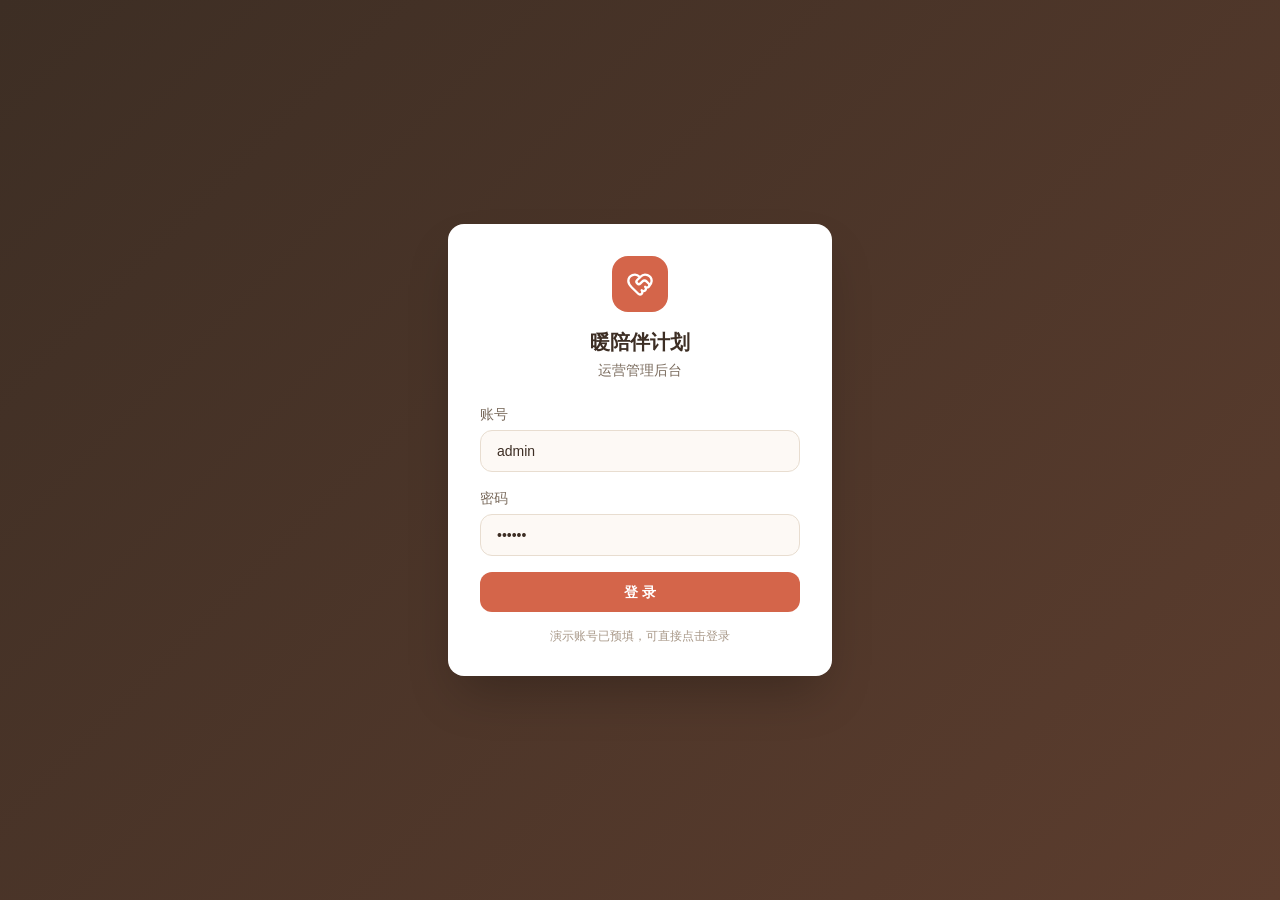
<file: shared-children-warm/pages/web-admin.html>
<!DOCTYPE html>
<html lang="zh-CN" class="light">
<head>
    <meta charset="UTF-8">
    <meta name="viewport" content="width=device-width, initial-scale=1.0">
    <!-- 确保百度地图 AK 校验能收到完整 Referer，避免 Edge 跟踪防护导致的校验失败 -->
    <meta name="referrer" content="no-referrer-when-downgrade">
    <title>Web调度后台 - 共享儿女 · 暖陪伴计划</title>
    <style id="theme-vars">
/* ===== Brand Design Tokens — 共享儿女 · 暖陪伴计划 ===== */
/* Warm, human, approachable — like a neighbor's kitchen */

:root {
  /* --- Color System --- */
  --color-primary: #D4654A;
  --color-primary-hover: #BF5A42;
  --color-primary-light: #F5E6E0;
  --color-primary-lighter: #FBF5F2;
  --color-primary-50: rgba(212, 101, 74, 0.08);
  --color-primary-100: rgba(212, 101, 74, 0.15);

  /* Backgrounds */
  --color-bg: #FDF9F5;
  --color-bg-warm: #F8F1E8;
  --color-bg-card: #FFFFFF;
  --color-bg-elevated: #FFFFFF;
  --color-bg-sunken: #F5EDE4;
  --color-bg-muted: #F0E8DF;

  /* Text */
  --color-text: #3D2E24;
  --color-text-secondary: #7A6B5D;
  --color-text-muted: #A89888;
  --color-text-inverse: #FFFFFF;

  /* Borders */
  --color-border: #E8DDD0;
  --color-border-light: #F0E8DF;
  --color-border-focus: #D4654A;

  /* State colors */
  --state-success: #5B8A72;
  --state-success-bg: #E8F0EB;
  --state-warning: #E8A838;
  --state-warning-bg: #FDF3E0;
  --state-error: #C44D3E;
  --state-error-bg: #FCEAE8;
  --state-info: #5B7FA8;
  --state-info-bg: #EBF0F5;

  /* --- Typography --- */
  --font-sans: 'Noto Sans SC', -apple-system, BlinkMacSystemFont, 'PingFang SC', 'Microsoft YaHei', sans-serif;
  --font-serif: 'Noto Serif SC', 'Songti SC', Georgia, serif;
  --font-mono: 'JetBrains Mono', 'Fira Code', monospace;

  --text-xs: 0.75rem;
  --text-sm: 0.875rem;
  --text-base: 1rem;
  --text-lg: 1.125rem;
  --text-xl: 1.25rem;
  --text-2xl: 1.5rem;
  --text-3xl: 1.875rem;
  --text-4xl: 2.25rem;
  --text-5xl: 3rem;
  --text-6xl: 3.75rem;

  --leading-tight: 1.25;
  --leading-snug: 1.375;
  --leading-normal: 1.6;
  --leading-relaxed: 1.75;

  --tracking-tight: -0.02em;
  --tracking-normal: 0;
  --tracking-wide: 0.04em;
  --tracking-wider: 0.08em;

  /* --- Spacing --- */
  --space-1: 0.25rem;
  --space-2: 0.5rem;
  --space-3: 0.75rem;
  --space-4: 1rem;
  --space-5: 1.25rem;
  --space-6: 1.5rem;
  --space-8: 2rem;
  --space-10: 2.5rem;
  --space-12: 3rem;
  --space-16: 4rem;
  --space-20: 5rem;
  --space-24: 6rem;

  /* --- Radius --- */
  --radius-sm: 4px;
  --radius-md: 8px;
  --radius-lg: 12px;
  --radius-xl: 16px;
  --radius-full: 9999px;

  /* --- Shadows --- */
  --shadow-xs: 0 1px 2px rgba(61, 46, 36, 0.04);
  --shadow-sm: 0 1px 3px rgba(61, 46, 36, 0.05);
  --shadow-md: 0 2px 8px rgba(61, 46, 36, 0.05);
  --shadow-lg: 0 4px 16px rgba(61, 46, 36, 0.05);
  --shadow-xl: 0 8px 32px rgba(61, 46, 36, 0.05);

  /* --- Device Chrome --- */
  --color-sidebar-bg: #3D2E24;
  --color-sidebar-text: #F0E8DF;
  --color-sidebar-active-bg: rgba(212, 101, 74, 0.2);

  /* --- Transitions --- */
  --transition-fast: 150ms ease;
  --transition-base: 250ms ease;
  --transition-slow: 400ms ease;

  /* --- Z-index --- */
  --z-dropdown: 100;
  --z-sticky: 200;
  --z-overlay: 300;
  --z-modal: 400;
  --z-toast: 500;
}

    </style>
    <link rel="stylesheet" href="../../shared/css/app.css">
    <script src="../../shared/js/lucide.min.js"></script>
    <script src="../../shared/js/chart.umd.js"></script>
    <script src="../../shared/js/demo-store.js"></script>
    <!-- 百度地图：直接在 HTML 中加载（和早期版本一致），Edge 兼容性最好 -->
    <script type="text/javascript" src="https://api.map.baidu.com/api?v=3.0&ak=VeydduHr00O5f7G5GOzxlkZ6jOIaSFsH"></script>
    <script src="../../shared/js/baidu-map-loader.js"></script>
    <style>
      .no-scrollbar::-webkit-scrollbar { display: none; }
      .no-scrollbar { -ms-overflow-style: none; scrollbar-width: none; }
      [data-icon] {
        display: inline-flex;
        align-items: center;
        justify-content: center;
        -webkit-mask-size: contain;
        mask-size: contain;
        -webkit-mask-repeat: no-repeat;
        mask-repeat: no-repeat;
        -webkit-mask-position: center;
        mask-position: center;
        background-color: currentColor;
      }
      /* 保留原 @layer base 中 td/th 的 break-words / nowrap 行为（静态CSS环境） */
      td, th { overflow-wrap: break-word; word-break: break-all; word-break: auto-phrase; }
      th { white-space: nowrap; }
      /* 禁止页面级横向滚动，仅在内部容器允许 */
      html, body { overflow-x: hidden; max-width: 100vw; }
      :focus-visible { outline: 2px solid var(--color-primary); outline-offset: 2px; border-radius: 4px; }
      @media (prefers-reduced-motion: reduce) {
        *, *::before, *::after { animation-duration: 0.01ms !important; animation-iteration-count: 1 !important; transition-duration: 0.01ms !important; scroll-behavior: auto !important; }
      }
      /* 窄屏下宽表格转为信息卡片（订单/认证/合同/报警） */
      @media (max-width: 767px) {
        table.sc-responsive-table thead { display: none; }
        table.sc-responsive-table, table.sc-responsive-table tbody,
        table.sc-responsive-table tr, table.sc-responsive-table td { display: block; width: 100%; }
        table.sc-responsive-table tr { background: var(--color-bg-card); border: 1px solid var(--color-border); border-radius: 8px; margin-bottom: 10px; padding: 8px 12px; }
        table.sc-responsive-table td { display: flex; justify-content: space-between; gap: 12px; padding: 6px 0; border: none !important; border-bottom: 1px solid var(--color-border-light) !important; }
        table.sc-responsive-table td:last-child { border-bottom: none !important; }
        table.sc-responsive-table td::before { content: attr(data-label); color: var(--color-text-secondary); font-size: 12px; flex-shrink: 0; }
      }
    </style>
    <link rel="stylesheet" href="../../shared/css/animations.css">
</head>
<body class="min-h-screen font-sans antialiased">

    <!-- ===== Login Overlay ===== -->
    <div id="login-overlay" class="fixed inset-0 z-[999] flex items-center justify-center" style="background: linear-gradient(135deg, #3D2E24 0%, #5C3D2E 100%);">
        <div class="w-full max-w-sm mx-4 rounded-2xl p-8 shadow-2xl" style="background: var(--color-bg-card);">
            <div class="text-center mb-6">
                <div class="w-14 h-14 rounded-xl flex items-center justify-center mx-auto mb-4" style="background: var(--color-primary);">
                    <i data-lucide="heart-handshake" class="w-7 h-7" style="color: var(--color-text-inverse);"></i>
                </div>
                <h2 class="text-xl font-bold" style="color: var(--color-text); font-family: var(--font-serif);">暖陪伴计划</h2>
                <p class="text-sm mt-1" style="color: var(--color-text-secondary);">运营管理后台</p>
            </div>
            <div class="space-y-4">
                <div>
                    <label class="text-sm block mb-1.5" style="color: var(--color-text-secondary);">账号</label>
                    <input id="login-username" type="text" placeholder="请输入账号" value="admin" autocomplete="username" aria-label="用户名" class="w-full px-4 py-2.5 rounded-lg border text-sm outline-none transition-colors" style="background: var(--color-bg); border-color: var(--color-border); color: var(--color-text);" onfocus="this.style.borderColor='var(--color-primary)'" onblur="this.style.borderColor='var(--color-border)'">
                </div>
                <div>
                    <label class="text-sm block mb-1.5" style="color: var(--color-text-secondary);">密码</label>
                    <input id="login-password" type="password" placeholder="请输入密码" value="123456" autocomplete="current-password" aria-label="密码" class="w-full px-4 py-2.5 rounded-lg border text-sm outline-none transition-colors" style="background: var(--color-bg); border-color: var(--color-border); color: var(--color-text);" onfocus="this.style.borderColor='var(--color-primary)'" onblur="this.style.borderColor='var(--color-border)'" onkeydown="if(event.key==='Enter')doLogin()">
                </div>
                <div id="login-error" class="hidden text-xs px-3 py-2 rounded-lg" style="background: var(--state-error-bg); color: var(--state-error);">账号或密码错误，请重试</div>
                <button onclick="doLogin()" class="ripple-btn w-full py-2.5 rounded-lg text-sm font-semibold transition-colors duration-200" style="background: var(--color-primary); color: var(--color-text-inverse);">登 录</button>
                <div class="text-center text-xs" style="color: var(--color-text-muted);">演示账号已预填，可直接点击登录</div>
            </div>
        </div>
    </div>

    <main class="flex h-screen overflow-hidden" style="font-family: var(--font-sans);">

        <!-- ===== Sidebar ===== -->
        <aside id="sidebar" class="w-60 shrink-0 flex flex-col fixed lg:static lg:translate-x-0 inset-y-0 left-0 z-50 transition-transform duration-300 -translate-x-full" style="background: var(--color-sidebar-bg); color: var(--color-sidebar-text);">
            <!-- Logo -->
            <div class="px-5 py-5 flex items-center gap-3 border-b" style="border-color: rgba(240,232,223,0.12);">
                <div class="w-9 h-9 rounded-lg flex items-center justify-center" style="background: var(--color-primary);">
                    <i data-lucide="heart-handshake" class="w-5 h-5" style="color: var(--color-text-inverse);"></i>
                </div>
                <div>
                    <div class="text-sm font-semibold truncate" style="color: var(--color-sidebar-text);">暖陪伴计划</div>
                    <div class="text-xs" style="color: rgba(240,232,223,0.5);">运营管理后台</div>
                </div>
            </div>

            <!-- Nav -->
            <nav class="flex-1 py-4 px-3 space-y-1 overflow-y-auto no-scrollbar">
                <button onclick="switchTab('overview')" data-nav="overview" class="sidebar-btn active w-full flex items-center gap-3 px-3 py-2.5 rounded-lg text-sm transition-colors duration-200" style="color: var(--color-sidebar-text);">
                    <i data-lucide="layout-dashboard" class="w-[18px] h-[18px] shrink-0"></i>
                    <span>数据概览</span>
                </button>
                <button onclick="switchTab('orders')" data-nav="orders" class="sidebar-btn w-full flex items-center gap-3 px-3 py-2.5 rounded-lg text-sm transition-colors duration-200" style="color: rgba(240,232,223,0.6);">
                    <i data-lucide="clipboard-list" class="w-[18px] h-[18px] shrink-0"></i>
                    <span class="flex-1 text-left">订单管理</span>
                    <span id="orders-count-badge" class="text-xs px-1.5 py-0.5 rounded" style="color: var(--color-text-inverse);">0</span>
                </button>
                <button onclick="switchTab('volunteers')" data-nav="volunteers" class="sidebar-btn w-full flex items-center gap-3 px-3 py-2.5 rounded-lg text-sm transition-colors duration-200" style="color: rgba(240,232,223,0.6);">
                    <i data-lucide="users" class="w-[18px] h-[18px] shrink-0"></i>
                    <span class="flex-1 text-left">暖伴管理</span>
                    <span id="volunteers-count-badge" class="text-xs px-1.5 py-0.5 rounded" style="background: var(--state-success); color: var(--color-text-inverse);">0</span>
                </button>
                <button onclick="switchTab('safety')" data-nav="safety" class="sidebar-btn w-full flex items-center gap-3 px-3 py-2.5 rounded-lg text-sm transition-colors duration-200" style="color: rgba(240,232,223,0.6);">
                    <i data-lucide="shield-check" class="w-[18px] h-[18px] shrink-0"></i>
                    <span>安全监控</span>
                </button>
                <button onclick="switchTab('auth')" data-nav="auth" class="sidebar-btn w-full flex items-center gap-3 px-3 py-2.5 rounded-lg text-sm transition-colors duration-200" style="color: rgba(240,232,223,0.6);">
                    <i data-lucide="badge-check" class="w-[18px] h-[18px] shrink-0"></i>
                    <span class="flex-1 text-left">实名认证</span>
                    <span id="auth-pending-badge" class="text-xs px-1.5 py-0.5 rounded" style="background: var(--state-warning); color: var(--color-text-inverse);">0</span>
                </button>
                <button onclick="switchTab('analytics')" data-nav="analytics" class="sidebar-btn w-full flex items-center gap-3 px-3 py-2.5 rounded-lg text-sm transition-colors duration-200" style="color: rgba(240,232,223,0.6);">
                    <i data-lucide="bar-chart-3" class="w-[18px] h-[18px] shrink-0"></i>
                    <span>数据分析</span>
                </button>
                <button onclick="switchTab('b2b')" data-nav="b2b" class="sidebar-btn w-full flex items-center gap-3 px-3 py-2.5 rounded-lg text-sm transition-colors duration-200" style="color: rgba(240,232,223,0.6);">
                    <i data-lucide="building-2" class="w-[18px] h-[18px] shrink-0"></i>
                    <span>B端采购</span>
                </button>
            </nav>

            <!-- User -->
            <div class="px-4 py-4 border-t flex items-center gap-3" style="border-color: rgba(240,232,223,0.12);">
                <div class="w-8 h-8 rounded-full flex items-center justify-center text-xs font-semibold" style="background: var(--state-warning); color: var(--color-text);">管</div>
                <div class="flex-1 min-w-0">
                    <div class="text-sm truncate" style="color: var(--color-sidebar-text);">管理员</div>
                    <div class="text-xs truncate" style="color: rgba(240,232,223,0.4);">admin@nuanban.com</div>
                </div>
                <i data-lucide="log-out" class="w-4 h-4 shrink-0 cursor-pointer transition-colors duration-200" style="color: rgba(240,232,223,0.4);" onclick="doLogout()" onkeydown="if(event.key==='Enter'||event.key===' '){event.preventDefault();doLogout()}" title="退出登录" role="button" tabindex="0" aria-label="退出登录"></i>
            </div>
        </aside>

        <!-- Sidebar Overlay (mobile only) -->
        <div id="sidebar-overlay" class="hidden lg:hidden fixed inset-0 z-40 bg-black/40" onclick="toggleSidebar()" role="button" tabindex="-1" aria-label="关闭侧边菜单"></div>

        <!-- ===== Main Area ===== -->
        <div class="flex-1 flex flex-col overflow-hidden" style="background: var(--color-bg);">

            <!-- Top Bar -->
            <header class="h-14 shrink-0 flex items-center justify-between px-3 sm:px-4 lg:px-6 border-b" style="background: var(--color-bg-card); border-color: var(--color-border);">
                <div class="flex items-center gap-3">
                    <button class="lg:hidden p-2 -ml-1 rounded-lg transition-colors duration-200 hover:bg-[var(--color-bg-muted)]" onclick="toggleSidebar()" aria-label="打开菜单">
                        <i data-lucide="menu" class="w-5 h-5" style="color: var(--color-text-secondary);"></i>
                    </button>
                    <h1 id="page-title" class="text-lg font-semibold" style="font-family: var(--font-serif); color: var(--color-text);">数据概览</h1>
                    <span class="text-xs px-2 py-0.5 rounded" style="background: var(--color-primary-light); color: var(--color-primary);">实时</span>
                </div>
                <div class="flex items-center gap-3 sm:gap-4 relative">
                    <div class="hidden sm:flex items-center gap-2 text-sm" style="color: var(--color-text-secondary);">
                        <i data-lucide="clock" class="w-4 h-4"></i>
                        <span id="current-time">--:--:--</span>
                    </div>
                    <button id="bell-btn" onclick="toggleNotifications(event)" aria-label="通知中心" title="通知" class="relative p-2 rounded-lg transition-colors duration-200 hover:bg-[var(--color-bg-muted)]">
                        <i data-lucide="bell" class="w-[18px] h-[18px]" style="color: var(--color-text-secondary);"></i>
                        <span class="absolute top-1.5 right-1.5 w-2 h-2 rounded-full" style="background: var(--color-primary);"></span>
                    </button>
                    <div id="notification-dropdown" class="hidden absolute right-0 top-12 w-72 sm:w-80 max-w-[calc(100vw-1.5rem)] rounded-lg border shadow-lg" style="background: var(--color-bg-card); border-color: var(--color-border); z-index: var(--z-dropdown);">
                        <div class="px-4 py-3 border-b flex items-center justify-between" style="border-color: var(--color-border);">
                            <span class="text-sm font-semibold" style="color: var(--color-text);">通知中心</span>
                            <span id="notif-unread-count" class="text-xs px-2 py-0.5 rounded" style="background: var(--color-primary-light); color: var(--color-primary);">0 条未读</span>
                        </div>
                        <div id="notification-list" class="max-h-80 overflow-y-auto"></div>
                    </div>
                    <button class="p-2 rounded-lg transition-colors duration-200 hover:bg-[var(--color-bg-muted)]" onclick="openAdminSettings()" aria-label="后台设置" title="设置">
                        <i data-lucide="settings" class="w-[18px] h-[18px]" style="color: var(--color-text-secondary);"></i>
                    </button>
                </div>
            </header>

            <!-- Content Area -->
            <div class="flex-1 overflow-y-auto p-3 sm:p-4 lg:p-6" style="scrollbar-gutter: stable;">

                <!-- ========== Tab: 数据概览 ========== -->
                <div id="tab-overview" class="tab-panel">
                    <!-- Stats Cards -->
                    <div class="grid grid-cols-1 sm:grid-cols-2 lg:grid-cols-4 gap-3 sm:gap-4 mb-6">
                        <div class="rounded-lg p-4 border card-lift reveal reveal-delay-1" style="background: var(--color-bg-card); border-color: var(--color-border);">
                            <div class="flex items-center justify-between mb-3">
                                <span class="text-sm" style="color: var(--color-text-secondary);">今日订单</span>
                                <div class="w-8 h-8 rounded-lg flex items-center justify-center" style="background: var(--color-primary-light);">
                                    <i data-lucide="shopping-bag" class="w-4 h-4" style="color: var(--color-primary);"></i>
                                </div>
                            </div>
                            <div id="stat-today-orders" class="text-2xl font-bold" style="color: var(--color-text); font-variant-numeric: tabular-nums;">48</div>
                            <div class="text-xs mt-1" style="color: var(--state-success);">
                                <span id="stat-today-delta">+12%</span>
                                <span style="color: var(--color-text-muted);"> 较昨日</span>
                            </div>
                        </div>
                        <div class="rounded-lg p-4 border card-lift reveal reveal-delay-2" style="background: var(--color-bg-card); border-color: var(--color-border);">
                            <div class="flex items-center justify-between mb-3">
                                <span class="text-sm" style="color: var(--color-text-secondary);">活跃暖伴</span>
                                <div class="w-8 h-8 rounded-lg flex items-center justify-center" style="background: var(--state-success-bg);">
                                    <i data-lucide="heart" class="w-4 h-4" style="color: var(--state-success);"></i>
                                </div>
                            </div>
                            <div id="stat-active-volunteers" class="text-2xl font-bold" style="color: var(--color-text); font-variant-numeric: tabular-nums;">126</div>
                            <div class="text-xs mt-1" style="color: var(--state-success);">
                                <span>+8%</span>
                                <span style="color: var(--color-text-muted);"> 较昨日</span>
                            </div>
                        </div>
                        <div class="rounded-lg p-4 border card-lift reveal reveal-delay-3" style="background: var(--color-bg-card); border-color: var(--color-border);">
                            <div class="flex items-center justify-between mb-3">
                                <span class="text-sm" style="color: var(--color-text-secondary);">服务暖家</span>
                                <div class="w-8 h-8 rounded-lg flex items-center justify-center" style="background: var(--state-warning-bg);">
                                    <i data-lucide="home" class="w-4 h-4" style="color: var(--state-warning);"></i>
                                </div>
                            </div>
                            <div id="stat-service-elders" class="text-2xl font-bold" style="color: var(--color-text); font-variant-numeric: tabular-nums;">342</div>
                            <div class="text-xs mt-1" style="color: var(--state-success);">
                                <span>+5%</span>
                                <span style="color: var(--color-text-muted);"> 较上周</span>
                            </div>
                        </div>
                        <div class="rounded-lg p-4 border card-lift reveal reveal-delay-4" style="background: var(--color-bg-card); border-color: var(--color-border);">
                            <div class="flex items-center justify-between mb-3">
                                <span class="text-sm" style="color: var(--color-text-secondary);">平均满意度</span>
                                <div class="w-8 h-8 rounded-lg flex items-center justify-center" style="background: var(--color-primary-light);">
                                    <i data-lucide="star" class="w-4 h-4" style="color: var(--state-warning);"></i>
                                </div>
                            </div>
                            <div id="stat-avg-rating" class="text-2xl font-bold" style="color: var(--color-text); font-variant-numeric: tabular-nums;">4.8</div>
                            <div class="text-xs mt-1" style="color: var(--color-text-muted);">满分 5.0</div>
                        </div>
                    </div>

                    <p class="text-xs mb-6" style="color: var(--color-text-muted);">运营沙盘汇总数据（“订单管理”中的少量样例订单为可交互演示数据，二者数据量级不同）</p>

                    <!-- Charts Row -->
                    <div class="grid grid-cols-1 lg:grid-cols-12 gap-3 sm:gap-4 mb-6">
                        <!-- Order Trend Line Chart -->
                        <div class="lg:col-span-8 rounded-lg p-5 border" style="background: var(--color-bg-card); border-color: var(--color-border);">
                            <div class="flex items-center justify-between mb-4">
                                <h3 class="text-sm font-semibold" style="color: var(--color-text);">订单趋势</h3>
                                <div class="flex gap-1" id="time-range-btns">
                                    <button onclick="switchTimeRange(7)" data-range="7" aria-pressed="true" class="px-2.5 py-1 text-xs rounded time-range-btn" style="background: var(--color-primary); color: var(--color-text-inverse);">近7天</button>
                                    <button onclick="switchTimeRange(30)" data-range="30" aria-pressed="false" class="px-2.5 py-1 text-xs rounded time-range-btn" style="color: var(--color-text-muted);">近30天</button>
                                </div>
                            </div>
                            <div style="height: 220px;"><canvas id="chart-order-trend"></canvas></div>
                        </div>
                        <!-- Service Type Pie Chart -->
                        <div class="lg:col-span-4 rounded-lg p-5 border" style="background: var(--color-bg-card); border-color: var(--color-border);">
                            <h3 class="text-sm font-semibold mb-4" style="color: var(--color-text);">服务类型分布</h3>
                            <div style="height: 220px;"><canvas id="chart-service-type"></canvas></div>
                        </div>
                    </div>

                    <!-- Real-time Orders Table + Heatmap -->
                    <div class="grid grid-cols-1 lg:grid-cols-12 gap-3 sm:gap-4">
                        <div class="lg:col-span-7 rounded-lg border" style="background: var(--color-bg-card); border-color: var(--color-border);">
                            <div class="px-5 py-3 border-b flex items-center justify-between" style="border-color: var(--color-border);">
                                <h3 class="text-sm font-semibold" style="color: var(--color-text);">实时订单</h3>
                                <span class="flex items-center gap-1.5 text-xs" style="color: var(--state-success);">
                                    <span class="w-1.5 h-1.5 rounded-full inline-block" style="background: var(--state-success);"></span>
                                    实时更新中
                                </span>
                            </div>
                            <div class="overflow-x-auto md:overflow-x-visible">
                                <table class="w-full text-sm sc-responsive-table">
                                    <thead>
                                        <tr style="background: var(--color-bg-muted);">
                                            <th class="px-4 py-2.5 text-left font-medium whitespace-nowrap" style="color: var(--color-text-secondary);">订单号</th>
                                            <th class="px-4 py-2.5 text-left font-medium whitespace-nowrap" style="color: var(--color-text-secondary);">暖家</th>
                                            <th class="px-4 py-2.5 text-left font-medium whitespace-nowrap" style="color: var(--color-text-secondary);">服务类型</th>
                                            <th class="px-4 py-2.5 text-left font-medium whitespace-nowrap" style="color: var(--color-text-secondary);">暖伴</th>
                                            <th class="px-4 py-2.5 text-left font-medium whitespace-nowrap" style="color: var(--color-text-secondary);">状态</th>
                                        </tr>
                                    </thead>
                                    <tbody id="overview-orders-tbody">
                                        <!-- 动态渲染，由 renderOverviewOrders() 填充 -->
                                    </tbody>
                                </table>
                            </div>
                        </div>
                        <!-- Time Heatmap Bar Chart -->
                        <div class="lg:col-span-5 rounded-lg p-5 border" style="background: var(--color-bg-card); border-color: var(--color-border);">
                            <h3 class="text-sm font-semibold mb-4" style="color: var(--color-text);">时段订单热力</h3>
                            <div style="height: 220px;"><canvas id="chart-time-heatmap"></canvas></div>
                        </div>
                    </div>
                </div>

                <!-- ========== Tab: 订单管理 ========== -->
                <div id="tab-orders" class="tab-panel hidden">
                    <!-- Filters -->
                    <div class="flex items-center gap-3 mb-5 flex-wrap">
                        <button onclick="filterOrders('全部')" data-filter="全部" class="order-filter-btn px-3 py-1.5 text-sm rounded-lg border transition-colors duration-200" style="background: var(--color-primary); color: var(--color-text-inverse); border-color: var(--color-primary);">全部</button>
                        <button onclick="filterOrders('待接单')" data-filter="待接单" class="order-filter-btn px-3 py-1.5 text-sm rounded-lg border transition-colors duration-200" style="background: var(--color-bg-card); color: var(--color-text-secondary); border-color: var(--color-border);">待接单</button>
                        <button onclick="filterOrders('待服务')" data-filter="待服务" class="order-filter-btn px-3 py-1.5 text-sm rounded-lg border transition-colors duration-200" style="background: var(--color-bg-card); color: var(--color-text-secondary); border-color: var(--color-border);">待服务</button>
                        <button onclick="filterOrders('进行中')" data-filter="进行中" class="order-filter-btn px-3 py-1.5 text-sm rounded-lg border transition-colors duration-200" style="background: var(--color-bg-card); color: var(--color-text-secondary); border-color: var(--color-border);">进行中</button>
                        <button onclick="filterOrders('待确认')" data-filter="待确认" class="order-filter-btn px-3 py-1.5 text-sm rounded-lg border transition-colors duration-200" style="background: var(--color-bg-card); color: var(--color-text-secondary); border-color: var(--color-border);">待确认</button>
                        <button onclick="filterOrders('已完成')" data-filter="已完成" class="order-filter-btn px-3 py-1.5 text-sm rounded-lg border transition-colors duration-200" style="background: var(--color-bg-card); color: var(--color-text-secondary); border-color: var(--color-border);">已完成</button>
                        <button onclick="filterOrders('已取消')" data-filter="已取消" class="order-filter-btn px-3 py-1.5 text-sm rounded-lg border transition-colors duration-200" style="background: var(--color-bg-card); color: var(--color-text-secondary); border-color: var(--color-border);">已取消</button>
                        <button onclick="filterOrders('已过期')" data-filter="已过期" class="order-filter-btn px-3 py-1.5 text-sm rounded-lg border transition-colors duration-200" style="background: var(--color-bg-card); color: var(--color-text-secondary); border-color: var(--color-border);">已过期</button>
                        <div class="flex-1"></div>
                        <div class="flex items-center gap-2 px-3 py-1.5 rounded-lg border" style="background: var(--color-bg-card); border-color: var(--color-border);">
                            <i data-lucide="search" class="w-4 h-4" style="color: var(--color-text-muted);"></i>
                            <input id="order-search" type="text" oninput="searchOrders(this.value)" placeholder="搜索订单号或暖家姓名" class="bg-transparent text-sm outline-none" style="color: var(--color-text); width: 200px;">
                        </div>
                    </div>
                    <!-- Orders Table -->
                    <div class="rounded-lg border overflow-hidden" style="background: var(--color-bg-card); border-color: var(--color-border);">
                        <div class="overflow-x-auto md:overflow-x-visible">
                            <table class="w-full text-sm sc-responsive-table">
                                <thead>
                                    <tr style="background: var(--color-bg-muted);">
                                        <th class="px-4 py-3 text-left font-medium whitespace-nowrap" style="color: var(--color-text-secondary);">订单号</th>
                                        <th class="px-4 py-3 text-left font-medium whitespace-nowrap" style="color: var(--color-text-secondary);">暖家信息</th>
                                        <th class="px-4 py-3 text-left font-medium whitespace-nowrap" style="color: var(--color-text-secondary);">服务类型</th>
                                        <th class="px-4 py-3 text-left font-medium whitespace-nowrap" style="color: var(--color-text-secondary);">指派暖伴</th>
                                        <th class="px-4 py-3 text-left font-medium whitespace-nowrap" style="color: var(--color-text-secondary);">下单时间</th>
                                        <th class="px-4 py-3 text-left font-medium whitespace-nowrap" style="color: var(--color-text-secondary);">服务时间</th>
                                        <th class="px-4 py-3 text-left font-medium whitespace-nowrap" style="color: var(--color-text-secondary);">状态</th>
                                        <th class="px-4 py-3 text-left font-medium whitespace-nowrap" style="color: var(--color-text-secondary);">操作</th>
                                    </tr>
                                </thead>
                                <tbody id="orders-tbody">
                                    <tr><td colspan="8" class="px-4 py-10 text-center" style="color:var(--color-text-muted);">加载中...</td></tr>
                                </tbody>
                            </table>
                        </div>
                    </div>
                </div>

                <!-- ========== Tab: 暖伴管理 ========== -->
                <div id="tab-volunteers" class="tab-panel hidden">
                    <p class="text-xs mb-4" style="color: var(--color-text-muted);">下方暖伴数据为可交互样例（注册总数/在线数由下方卡片实时计算，与概览页运营沙盘数据量级不同）</p>
                    <!-- Stats -->
                    <div class="grid grid-cols-1 sm:grid-cols-2 lg:grid-cols-4 gap-3 sm:gap-4 mb-6">
                        <div class="rounded-lg p-4 border" style="background: var(--color-bg-card); border-color: var(--color-border);">
                            <div class="text-sm mb-2" style="color: var(--color-text-secondary);">注册暖伴</div>
                            <div id="stat-vol-total" class="text-2xl font-bold" style="color: var(--color-text); font-variant-numeric: tabular-nums;">186</div>
                        </div>
                        <div class="rounded-lg p-4 border" style="background: var(--color-bg-card); border-color: var(--color-border);">
                            <div class="text-sm mb-2" style="color: var(--color-text-secondary);">在线暖伴</div>
                            <div id="stat-vol-online" class="text-2xl font-bold" style="color: var(--state-success); font-variant-numeric: tabular-nums;">126</div>
                        </div>
                        <div class="rounded-lg p-4 border" style="background: var(--color-bg-card); border-color: var(--color-border);">
                            <div class="text-sm mb-2" style="color: var(--color-text-secondary);">本月新增</div>
                            <div class="text-2xl font-bold" style="color: var(--color-primary); font-variant-numeric: tabular-nums;">23</div>
                        </div>
                        <div class="rounded-lg p-4 border" style="background: var(--color-bg-card); border-color: var(--color-border);">
                            <div class="text-sm mb-2" style="color: var(--color-text-secondary);">待审核</div>
                            <div id="stat-vol-pending" class="text-2xl font-bold" style="color: var(--state-warning); font-variant-numeric: tabular-nums;">6</div>
                        </div>
                    </div>
                    <!-- Volunteer Cards -->
                    <div id="volunteers-grid" class="grid grid-cols-1 sm:grid-cols-2 lg:grid-cols-3 gap-3 sm:gap-4">
                        <div class="rounded-lg p-5 border" style="background: var(--color-bg-card); border-color: var(--color-border);">
                            <div class="flex items-center gap-3 mb-4">
                                <div class="w-10 h-10 rounded-full flex items-center justify-center text-sm font-semibold" style="background: var(--color-primary-light); color: var(--color-primary);">张</div>
                                <div class="flex-1 min-w-0">
                                    <div class="text-sm font-semibold truncate" style="color: var(--color-text);">张小雨</div>
                                    <div class="text-xs truncate" style="color: var(--color-text-muted);">武昌区梅苑小区 · 2年经验</div>
                                </div>
                                <span class="px-2 py-0.5 rounded text-xs whitespace-nowrap" style="background: var(--state-success-bg); color: var(--state-success);">在线</span>
                            </div>
                            <div class="grid grid-cols-3 gap-3 text-center">
                                <div><div class="text-lg font-bold" style="color: var(--color-text); font-variant-numeric: tabular-nums;">328</div><div class="text-xs" style="color: var(--color-text-muted);">服务次数</div></div>
                                <div><div class="text-lg font-bold" style="color: var(--state-warning); font-variant-numeric: tabular-nums;">4.9</div><div class="text-xs" style="color: var(--color-text-muted);">评分</div></div>
                                <div><div class="text-lg font-bold" style="color: var(--state-success); font-variant-numeric: tabular-nums;">98%</div><div class="text-xs" style="color: var(--color-text-muted);">好评率</div></div>
                            </div>
                        </div>
                        <div class="rounded-lg p-5 border" style="background: var(--color-bg-card); border-color: var(--color-border);">
                            <div class="flex items-center gap-3 mb-4">
                                <div class="w-10 h-10 rounded-full flex items-center justify-center text-sm font-semibold" style="background: var(--state-success-bg); color: var(--state-success);">李</div>
                                <div class="flex-1 min-w-0">
                                    <div class="text-sm font-semibold truncate" style="color: var(--color-text);">李芳姨</div>
                                    <div class="text-xs truncate" style="color: var(--color-text-muted);">洪山区卓刀泉社区 · 3年经验</div>
                                </div>
                                <span class="px-2 py-0.5 rounded text-xs whitespace-nowrap" style="background: var(--state-success-bg); color: var(--state-success);">在线</span>
                            </div>
                            <div class="grid grid-cols-3 gap-3 text-center">
                                <div><div class="text-lg font-bold" style="color: var(--color-text); font-variant-numeric: tabular-nums;">512</div><div class="text-xs" style="color: var(--color-text-muted);">服务次数</div></div>
                                <div><div class="text-lg font-bold" style="color: var(--state-warning); font-variant-numeric: tabular-nums;">4.8</div><div class="text-xs" style="color: var(--color-text-muted);">评分</div></div>
                                <div><div class="text-lg font-bold" style="color: var(--state-success); font-variant-numeric: tabular-nums;">97%</div><div class="text-xs" style="color: var(--color-text-muted);">好评率</div></div>
                            </div>
                        </div>
                        <div class="rounded-lg p-5 border" style="background: var(--color-bg-card); border-color: var(--color-border);">
                            <div class="flex items-center gap-3 mb-4">
                                <div class="w-10 h-10 rounded-full flex items-center justify-center text-sm font-semibold" style="background: var(--state-warning-bg); color: var(--state-warning);">王</div>
                                <div class="flex-1 min-w-0">
                                    <div class="text-sm font-semibold truncate" style="color: var(--color-text);">王志强</div>
                                    <div class="text-xs truncate" style="color: var(--color-text-muted);">江岸区同安里 · 1年经验</div>
                                </div>
                                <span class="px-2 py-0.5 rounded text-xs whitespace-nowrap" style="background: var(--state-success-bg); color: var(--state-success);">在线</span>
                            </div>
                            <div class="grid grid-cols-3 gap-3 text-center">
                                <div><div class="text-lg font-bold" style="color: var(--color-text); font-variant-numeric: tabular-nums;">156</div><div class="text-xs" style="color: var(--color-text-muted);">服务次数</div></div>
                                <div><div class="text-lg font-bold" style="color: var(--state-warning); font-variant-numeric: tabular-nums;">4.7</div><div class="text-xs" style="color: var(--color-text-muted);">评分</div></div>
                                <div><div class="text-lg font-bold" style="color: var(--state-success); font-variant-numeric: tabular-nums;">96%</div><div class="text-xs" style="color: var(--color-text-muted);">好评率</div></div>
                            </div>
                        </div>
                        <div class="rounded-lg p-5 border" style="background: var(--color-bg-card); border-color: var(--color-border);">
                            <div class="flex items-center gap-3 mb-4">
                                <div class="w-10 h-10 rounded-full flex items-center justify-center text-sm font-semibold" style="background: var(--color-primary-light); color: var(--color-primary);">陈</div>
                                <div class="flex-1 min-w-0">
                                    <div class="text-sm font-semibold truncate" style="color: var(--color-text);">陈思雨</div>
                                    <div class="text-xs truncate" style="color: var(--color-text-muted);">汉阳区翠微街 · 1年经验</div>
                                </div>
                                <span class="px-2 py-0.5 rounded text-xs whitespace-nowrap" style="background: var(--state-info-bg); color: var(--state-info);">服务中</span>
                            </div>
                            <div class="grid grid-cols-3 gap-3 text-center">
                                <div><div class="text-lg font-bold" style="color: var(--color-text); font-variant-numeric: tabular-nums;">89</div><div class="text-xs" style="color: var(--color-text-muted);">服务次数</div></div>
                                <div><div class="text-lg font-bold" style="color: var(--state-warning); font-variant-numeric: tabular-nums;">4.9</div><div class="text-xs" style="color: var(--color-text-muted);">评分</div></div>
                                <div><div class="text-lg font-bold" style="color: var(--state-success); font-variant-numeric: tabular-nums;">99%</div><div class="text-xs" style="color: var(--color-text-muted);">好评率</div></div>
                            </div>
                        </div>
                        <div class="rounded-lg p-5 border" style="background: var(--color-bg-card); border-color: var(--color-border);">
                            <div class="flex items-center gap-3 mb-4">
                                <div class="w-10 h-10 rounded-full flex items-center justify-center text-sm font-semibold" style="background: var(--state-success-bg); color: var(--state-success);">刘</div>
                                <div class="flex-1 min-w-0">
                                    <div class="text-sm font-semibold truncate" style="color: var(--color-text);">刘文博</div>
                                    <div class="text-xs truncate" style="color: var(--color-text-muted);">江汉区锦绣家园 · 半年经验</div>
                                </div>
                                <span class="px-2 py-0.5 rounded text-xs whitespace-nowrap" style="background: var(--state-success-bg); color: var(--state-success);">在线</span>
                            </div>
                            <div class="grid grid-cols-3 gap-3 text-center">
                                <div><div class="text-lg font-bold" style="color: var(--color-text); font-variant-numeric: tabular-nums;">67</div><div class="text-xs" style="color: var(--color-text-muted);">服务次数</div></div>
                                <div><div class="text-lg font-bold" style="color: var(--state-warning); font-variant-numeric: tabular-nums;">4.6</div><div class="text-xs" style="color: var(--color-text-muted);">评分</div></div>
                                <div><div class="text-lg font-bold" style="color: var(--state-success); font-variant-numeric: tabular-nums;">95%</div><div class="text-xs" style="color: var(--color-text-muted);">好评率</div></div>
                            </div>
                        </div>
                        <div class="rounded-lg p-5 border" style="background: var(--color-bg-card); border-color: var(--color-border);">
                            <div class="flex items-center gap-3 mb-4">
                                <div class="w-10 h-10 rounded-full flex items-center justify-center text-sm font-semibold" style="background: var(--state-warning-bg); color: var(--state-warning);">赵</div>
                                <div class="flex-1 min-w-0">
                                    <div class="text-sm font-semibold truncate" style="color: var(--color-text);">赵敏</div>
                                    <div class="text-xs truncate" style="color: var(--color-text-muted);">青山区金色港湾 · 2年经验</div>
                                </div>
                                <span class="px-2 py-0.5 rounded text-xs whitespace-nowrap" style="background: var(--state-warning-bg); color: var(--state-warning);">待审核</span>
                            </div>
                            <div class="grid grid-cols-3 gap-3 text-center">
                                <div><div class="text-lg font-bold" style="color: var(--color-text); font-variant-numeric: tabular-nums;">203</div><div class="text-xs" style="color: var(--color-text-muted);">服务次数</div></div>
                                <div><div class="text-lg font-bold" style="color: var(--state-warning); font-variant-numeric: tabular-nums;">4.8</div><div class="text-xs" style="color: var(--color-text-muted);">评分</div></div>
                                <div><div class="text-lg font-bold" style="color: var(--state-success); font-variant-numeric: tabular-nums;">97%</div><div class="text-xs" style="color: var(--color-text-muted);">好评率</div></div>
                            </div>
                        </div>
                    </div>
                </div>

                <!-- ========== Tab: 安全监控 ========== -->
                <div id="tab-safety" class="tab-panel hidden">
                    <!-- Stats -->
                    <div class="grid grid-cols-1 sm:grid-cols-2 lg:grid-cols-4 gap-3 sm:gap-4 mb-6">
                        <div class="rounded-lg p-4 border" style="background: var(--color-bg-card); border-color: var(--color-border);">
                            <div class="text-sm mb-2" style="color: var(--color-text-secondary);">实时会话</div>
                            <div class="text-2xl font-bold" style="color: var(--state-success); font-variant-numeric: tabular-nums;">18</div>
                        </div>
                        <div class="rounded-lg p-4 border" style="background: var(--color-bg-card); border-color: var(--color-border);">
                            <div class="text-sm mb-2" style="color: var(--color-text-secondary);">今日预警</div>
                            <div class="text-2xl font-bold" style="color: var(--state-warning); font-variant-numeric: tabular-nums;">3</div>
                        </div>
                        <div class="rounded-lg p-4 border" style="background: var(--color-bg-card); border-color: var(--color-border);">
                            <div class="text-sm mb-2" style="color: var(--color-text-secondary);">安全评分</div>
                            <div class="text-2xl font-bold" style="color: var(--state-success); font-variant-numeric: tabular-nums;">96.5</div>
                        </div>
                        <div class="rounded-lg p-4 border" style="background: var(--color-bg-card); border-color: var(--color-border);">
                            <div class="text-sm mb-2" style="color: var(--color-text-secondary);">异常处理率</div>
                            <div class="text-2xl font-bold" style="color: var(--color-text); font-variant-numeric: tabular-nums;">100%</div>
                        </div>
                    </div>

                    <div class="grid grid-cols-1 lg:grid-cols-12 gap-3 sm:gap-4 mb-6">
                        <!-- Map Placeholder -->
                        <div class="lg:col-span-8 rounded-lg border" style="background: var(--color-bg-card); border-color: var(--color-border);">
                            <div class="px-5 py-3 border-b flex items-center justify-between" style="border-color: var(--color-border);">
                                <h3 class="text-sm font-semibold" style="color: var(--color-text);">服务区域实时地图</h3>
                                <span class="flex items-center gap-1.5 text-xs" style="color: var(--state-success);">
                                    <span class="w-1.5 h-1.5 rounded-full inline-block" style="background: var(--state-success);"></span>
                                    实时监控
                                </span>
                            </div>
                            <div id="safety-map-container" style="height: 320px; width: 100%; border-radius: 0 0 8px 8px; overflow: hidden;"></div>
                        </div>
                        <!-- Real-time Sessions -->
                        <div class="lg:col-span-4 rounded-lg border" style="background: var(--color-bg-card); border-color: var(--color-border);">
                            <div class="px-5 py-3 border-b" style="border-color: var(--color-border);">
                                <h3 class="text-sm font-semibold" style="color: var(--color-text);">实时会话</h3>
                            </div>
                            <div class="p-4 space-y-3 overflow-y-auto" style="max-height: 320px;">
                                <div class="flex items-center gap-3 p-3 rounded-lg" style="background: var(--color-bg-muted);">
                                    <div class="w-8 h-8 rounded-full flex items-center justify-center text-xs font-semibold" style="background: var(--color-primary-light); color: var(--color-primary);">张</div>
                                    <div class="flex-1 min-w-0">
                                        <div class="text-sm truncate" style="color: var(--color-text);">张小雨 → 王奶奶</div>
                                        <div class="text-xs truncate" style="color: var(--color-text-muted);">日常陪伴 · 32分钟</div>
                                    </div>
                                    <span class="w-2 h-2 rounded-full shrink-0" style="background: var(--state-success);"></span>
                                </div>
                                <div class="flex items-center gap-3 p-3 rounded-lg" style="background: var(--color-bg-muted);">
                                    <div class="w-8 h-8 rounded-full flex items-center justify-center text-xs font-semibold" style="background: var(--state-success-bg); color: var(--state-success);">陈</div>
                                    <div class="flex-1 min-w-0">
                                        <div class="text-sm truncate" style="color: var(--color-text);">陈思雨 → 孙爷爷</div>
                                        <div class="text-xs truncate" style="color: var(--color-text-muted);">陪同就医 · 48分钟</div>
                                    </div>
                                    <span class="w-2 h-2 rounded-full shrink-0" style="background: var(--state-success);"></span>
                                </div>
                                <div class="flex items-center gap-3 p-3 rounded-lg" style="background: var(--color-bg-muted);">
                                    <div class="w-8 h-8 rounded-full flex items-center justify-center text-xs font-semibold" style="background: var(--state-warning-bg); color: var(--state-warning);">王</div>
                                    <div class="flex-1 min-w-0">
                                        <div class="text-sm truncate" style="color: var(--color-text);">王志强 → 赵阿姨</div>
                                        <div class="text-xs truncate" style="color: var(--color-text-muted);">数字辅导 · 15分钟</div>
                                    </div>
                                    <span class="w-2 h-2 rounded-full shrink-0" style="background: var(--state-success);"></span>
                                </div>
                                <div class="flex items-center gap-3 p-3 rounded-lg" style="background: var(--color-bg-muted);">
                                    <div class="w-8 h-8 rounded-full flex items-center justify-center text-xs font-semibold" style="background: var(--color-primary-light); color: var(--color-primary);">刘</div>
                                    <div class="flex-1 min-w-0">
                                        <div class="text-sm truncate" style="color: var(--color-text);">刘文博 → 周奶奶</div>
                                        <div class="text-xs truncate" style="color: var(--color-text-muted);">日常陪伴 · 22分钟</div>
                                    </div>
                                    <span class="w-2 h-2 rounded-full shrink-0" style="background: var(--state-success);"></span>
                                </div>
                            </div>
                        </div>
                    </div>

                    <!-- Safety Alert Log -->
                    <div class="rounded-lg border" style="background: var(--color-bg-card); border-color: var(--color-border);">
                        <div class="px-5 py-3 border-b flex items-center justify-between" style="border-color: var(--color-border);">
                            <h3 class="text-sm font-semibold" style="color: var(--color-text);">安全预警日志</h3>
                            <span class="text-xs" style="color: var(--color-text-muted);">最近24小时</span>
                        </div>
                        <div class="overflow-x-auto md:overflow-x-visible">
                            <table class="w-full text-sm sc-responsive-table">
                                <thead>
                                    <tr style="background: var(--color-bg-muted);">
                                        <th class="px-4 py-2.5 text-left font-medium whitespace-nowrap" style="color: var(--color-text-secondary);">时间</th>
                                        <th class="px-4 py-2.5 text-left font-medium whitespace-nowrap" style="color: var(--color-text-secondary);">类型</th>
                                        <th class="px-4 py-2.5 text-left font-medium whitespace-nowrap" style="color: var(--color-text-secondary);">详情</th>
                                        <th class="px-4 py-2.5 text-left font-medium whitespace-nowrap" style="color: var(--color-text-secondary);">状态</th>
                                        <th class="px-4 py-2.5 text-left font-medium whitespace-nowrap" style="color: var(--color-text-secondary);">操作</th>
                                    </tr>
                                </thead>
                                <tbody id="alarms-tbody">
                                    <tr class="border-t" style="border-color: var(--color-border-light);">
                                        <td class="px-4 py-2.5 whitespace-nowrap" style="color: var(--color-text-secondary); font-variant-numeric: tabular-nums;">14:32</td>
                                        <td class="px-4 py-2.5 whitespace-nowrap"><span class="px-2 py-0.5 rounded text-xs" style="background: var(--state-warning-bg); color: var(--state-warning);">超时预警</span></td>
                                        <td class="px-4 py-2.5 truncate" style="color: var(--color-text);">订单#ORD202606240004 服务时长超过2小时</td>
                                        <td class="px-4 py-2.5 whitespace-nowrap"><span class="px-2 py-0.5 rounded text-xs" style="background: var(--state-success-bg); color: var(--state-success);">已确认</span></td>
                                    </tr>
                                    <tr class="border-t" style="border-color: var(--color-border-light);">
                                        <td class="px-4 py-2.5 whitespace-nowrap" style="color: var(--color-text-secondary); font-variant-numeric: tabular-nums;">11:15</td>
                                        <td class="px-4 py-2.5 whitespace-nowrap"><span class="px-2 py-0.5 rounded text-xs" style="background: var(--state-info-bg); color: var(--state-info);">位置偏离</span></td>
                                        <td class="px-4 py-2.5 truncate" style="color: var(--color-text);">暖伴李芳姨偏离服务区域500米</td>
                                        <td class="px-4 py-2.5 whitespace-nowrap"><span class="px-2 py-0.5 rounded text-xs" style="background: var(--state-success-bg); color: var(--state-success);">已处理</span></td>
                                    </tr>
                                    <tr class="border-t" style="border-color: var(--color-border-light);">
                                        <td class="px-4 py-2.5 whitespace-nowrap" style="color: var(--color-text-secondary); font-variant-numeric: tabular-nums;">09:40</td>
                                        <td class="px-4 py-2.5 whitespace-nowrap"><span class="px-2 py-0.5 rounded text-xs" style="background: var(--state-error-bg); color: var(--state-error);">紧急呼叫</span></td>
                                        <td class="px-4 py-2.5 truncate" style="color: var(--color-text);">暖家孙爷爷触发SOS按钮</td>
                                        <td class="px-4 py-2.5 whitespace-nowrap"><span class="px-2 py-0.5 rounded text-xs" style="background: var(--state-success-bg); color: var(--state-success);">已响应</span></td>
                                    </tr>
                                </tbody>
                            </table>
                        </div>
                    </div>
                </div>

                <!-- ========== Tab: 数据分析 ========== -->
                <div id="tab-analytics" class="tab-panel hidden">
                    <div class="grid grid-cols-1 md:grid-cols-2 gap-4 mb-6">
                        <!-- Monthly Trend -->
                        <div class="rounded-lg p-4 sm:p-5 border" style="background: var(--color-bg-card); border-color: var(--color-border);">
                            <h3 class="text-sm font-semibold mb-4" style="color: var(--color-text);">月度服务趋势</h3>
                            <div style="height: 240px;"><canvas id="chart-monthly-trend"></canvas></div>
                        </div>
                        <!-- Street Coverage -->
                        <div class="rounded-lg p-4 sm:p-5 border" style="background: var(--color-bg-card); border-color: var(--color-border);">
                            <h3 class="text-sm font-semibold mb-4" style="color: var(--color-text);">街道覆盖情况</h3>
                            <div style="height: 240px;"><canvas id="chart-street-coverage"></canvas></div>
                        </div>
                    </div>
                    <div class="grid grid-cols-1 md:grid-cols-2 gap-4">
                        <!-- Volunteer Ranking -->
                        <div class="rounded-lg p-4 sm:p-5 border" style="background: var(--color-bg-card); border-color: var(--color-border);">
                            <h3 class="text-sm font-semibold mb-4" style="color: var(--color-text);">暖伴服务排行</h3>
                            <div style="height: 240px;"><canvas id="chart-volunteer-rank"></canvas></div>
                        </div>
                        <!-- Age Distribution -->
                        <div class="rounded-lg p-4 sm:p-5 border" style="background: var(--color-bg-card); border-color: var(--color-border);">
                            <h3 class="text-sm font-semibold mb-4" style="color: var(--color-text);">暖家年龄分布</h3>
                            <div style="height: 240px;"><canvas id="chart-age-dist"></canvas></div>
                        </div>
                    </div>
                </div>

                <!-- ========== Tab: B端采购 ========== -->
                <div id="tab-b2b" class="tab-panel hidden">
                    <!-- Stats -->
                    <div class="grid grid-cols-1 sm:grid-cols-2 lg:grid-cols-4 gap-3 sm:gap-4 mb-6">
                        <div class="rounded-lg p-4 border" style="background: var(--color-bg-card); border-color: var(--color-border);">
                            <div class="text-sm mb-2" style="color: var(--color-text-secondary);">合作企业</div>
                            <div id="stat-partners" class="text-2xl font-bold" style="color: var(--color-text); font-variant-numeric: tabular-nums;">-</div>
                        </div>
                        <div class="rounded-lg p-4 border" style="background: var(--color-bg-card); border-color: var(--color-border);">
                            <div class="text-sm mb-2" style="color: var(--color-text-secondary);">月采购额</div>
                            <div id="stat-monthly" class="text-2xl font-bold" style="color: var(--color-primary); font-variant-numeric: tabular-nums;">-</div>
                        </div>
                        <div class="rounded-lg p-4 border" style="background: var(--color-bg-card); border-color: var(--color-border);">
                            <div class="text-sm mb-2" style="color: var(--color-text-secondary);">覆盖家庭</div>
                            <div id="stat-families" class="text-2xl font-bold" style="color: var(--state-success); font-variant-numeric: tabular-nums;">-</div>
                        </div>
                        <div class="rounded-lg p-4 border" style="background: var(--color-bg-card); border-color: var(--color-border);">
                            <div class="text-sm mb-2" style="color: var(--color-text-secondary);">待签合同</div>
                            <div id="stat-pending" class="text-2xl font-bold" style="color: var(--state-warning); font-variant-numeric: tabular-nums;">-</div>
                        </div>
                    </div>

                    <!-- B2B Type Cards -->
                    <div class="grid grid-cols-1 sm:grid-cols-2 lg:grid-cols-3 gap-3 sm:gap-4 mb-6">
                        <div class="rounded-lg p-5 border" style="background: var(--color-bg-card); border-color: var(--color-border);">
                            <div class="flex items-center gap-3 mb-3">
                                <div class="w-10 h-10 rounded-lg flex items-center justify-center" style="background: var(--color-primary-light);">
                                    <i data-lucide="landmark" class="w-5 h-5" style="color: var(--color-primary);"></i>
                                </div>
                                <div>
                                    <div class="text-sm font-semibold" style="color: var(--color-text);">企业工会</div>
                                    <div class="text-xs" style="color: var(--color-text-muted);">员工家属关怀采购</div>
                                </div>
                            </div>
                            <div class="flex items-center justify-between">
                                <div><span class="text-lg font-bold" style="color: var(--color-text); font-variant-numeric: tabular-nums;">12</span><span class="text-xs ml-1" style="color: var(--color-text-muted);">家合作</span></div>
                                <div><span class="text-lg font-bold" style="color: var(--color-primary); font-variant-numeric: tabular-nums;">¥42万</span><span class="text-xs ml-1" style="color: var(--color-text-muted);">/月</span></div>
                            </div>
                        </div>
                        <div class="rounded-lg p-5 border" style="background: var(--color-bg-card); border-color: var(--color-border);">
                            <div class="flex items-center gap-3 mb-3">
                                <div class="w-10 h-10 rounded-lg flex items-center justify-center" style="background: var(--state-success-bg);">
                                    <i data-lucide="shield" class="w-5 h-5" style="color: var(--state-success);"></i>
                                </div>
                                <div>
                                    <div class="text-sm font-semibold" style="color: var(--color-text);">商业保险</div>
                                    <div class="text-xs" style="color: var(--color-text-muted);">保险增值服务采购</div>
                                </div>
                            </div>
                            <div class="flex items-center justify-between">
                                <div><span class="text-lg font-bold" style="color: var(--color-text); font-variant-numeric: tabular-nums;">8</span><span class="text-xs ml-1" style="color: var(--color-text-muted);">家合作</span></div>
                                <div><span class="text-lg font-bold" style="color: var(--state-success); font-variant-numeric: tabular-nums;">¥28万</span><span class="text-xs ml-1" style="color: var(--color-text-muted);">/月</span></div>
                            </div>
                        </div>
                        <div class="rounded-lg p-5 border" style="background: var(--color-bg-card); border-color: var(--color-border);">
                            <div class="flex items-center gap-3 mb-3">
                                <div class="w-10 h-10 rounded-lg flex items-center justify-center" style="background: var(--state-warning-bg);">
                                    <i data-lucide="building" class="w-5 h-5" style="color: var(--state-warning);"></i>
                                </div>
                                <div>
                                    <div class="text-sm font-semibold" style="color: var(--color-text);">街道/民政</div>
                                    <div class="text-xs" style="color: var(--color-text-muted);">政府民生服务采购</div>
                                </div>
                            </div>
                            <div class="flex items-center justify-between">
                                <div><span class="text-lg font-bold" style="color: var(--color-text); font-variant-numeric: tabular-nums;">8</span><span class="text-xs ml-1" style="color: var(--color-text-muted);">家合作</span></div>
                                <div><span class="text-lg font-bold" style="color: var(--state-warning); font-variant-numeric: tabular-nums;">¥16万</span><span class="text-xs ml-1" style="color: var(--color-text-muted);">/月</span></div>
                            </div>
                        </div>
                    </div>

                    <!-- Procurement Contract Table -->
                    <div class="rounded-lg border" style="background: var(--color-bg-card); border-color: var(--color-border);">
                        <div class="px-5 py-3 border-b flex items-center justify-between" style="border-color: var(--color-border);">
                            <h3 class="text-sm font-semibold" style="color: var(--color-text);">采购合同</h3>
                            <button onclick="showContractModal()" class="px-3 py-1.5 text-xs rounded-lg" style="background: var(--color-primary); color: var(--color-text-inverse);">新建合同</button>
                        </div>
                        <div class="overflow-x-auto md:overflow-x-visible">
                            <table class="w-full text-sm sc-responsive-table">
                                <thead>
                                    <tr style="background: var(--color-bg-muted);">
                                        <th class="px-4 py-3 text-left font-medium whitespace-nowrap" style="color: var(--color-text-secondary);">合同编号</th>
                                        <th class="px-4 py-3 text-left font-medium whitespace-nowrap" style="color: var(--color-text-secondary);">合作方</th>
                                        <th class="px-4 py-3 text-left font-medium whitespace-nowrap" style="color: var(--color-text-secondary);">类型</th>
                                        <th class="px-4 py-3 text-left font-medium whitespace-nowrap" style="color: var(--color-text-secondary);">金额</th>
                                        <th class="px-4 py-3 text-left font-medium whitespace-nowrap" style="color: var(--color-text-secondary);">有效期</th>
                                        <th class="px-4 py-3 text-left font-medium whitespace-nowrap" style="color: var(--color-text-secondary);">状态</th>
                                    </tr>
                                </thead>
                                <tbody id="contracts-tbody">
                                    <tr class="border-t" style="border-color: var(--color-border-light);">
                                        <td class="px-4 py-3 whitespace-nowrap truncate" style="color: var(--color-text); font-variant-numeric: tabular-nums;">HT-2026-001</td>
                                        <td class="px-4 py-3 whitespace-nowrap truncate" style="color: var(--color-text);">武汉光谷科技有限公司</td>
                                        <td class="px-4 py-3 whitespace-nowrap"><span class="px-2 py-0.5 rounded text-xs" style="background: var(--color-primary-light); color: var(--color-primary);">企业工会</span></td>
                                        <td class="px-4 py-3 whitespace-nowrap" style="color: var(--color-text); font-variant-numeric: tabular-nums;">¥180,000/年</td>
                                        <td class="px-4 py-3 whitespace-nowrap" style="color: var(--color-text-secondary); font-variant-numeric: tabular-nums;">2026.01 - 2026.12</td>
                                        <td class="px-4 py-3 whitespace-nowrap"><span class="px-2 py-0.5 rounded text-xs" style="background: var(--state-success-bg); color: var(--state-success);">执行中</span></td>
                                    </tr>
                                    <tr class="border-t" style="border-color: var(--color-border-light);">
                                        <td class="px-4 py-3 whitespace-nowrap truncate" style="color: var(--color-text); font-variant-numeric: tabular-nums;">HT-2026-002</td>
                                        <td class="px-4 py-3 whitespace-nowrap truncate" style="color: var(--color-text);">中国人寿保险湖北分公司</td>
                                        <td class="px-4 py-3 whitespace-nowrap"><span class="px-2 py-0.5 rounded text-xs" style="background: var(--state-success-bg); color: var(--state-success);">商业保险</span></td>
                                        <td class="px-4 py-3 whitespace-nowrap" style="color: var(--color-text); font-variant-numeric: tabular-nums;">¥120,000/年</td>
                                        <td class="px-4 py-3 whitespace-nowrap" style="color: var(--color-text-secondary); font-variant-numeric: tabular-nums;">2026.03 - 2027.02</td>
                                        <td class="px-4 py-3 whitespace-nowrap"><span class="px-2 py-0.5 rounded text-xs" style="background: var(--state-success-bg); color: var(--state-success);">执行中</span></td>
                                    </tr>
                                    <tr class="border-t" style="border-color: var(--color-border-light);">
                                        <td class="px-4 py-3 whitespace-nowrap truncate" style="color: var(--color-text); font-variant-numeric: tabular-nums;">HT-2026-003</td>
                                        <td class="px-4 py-3 whitespace-nowrap truncate" style="color: var(--color-text);">武汉市中南路街道办事处</td>
                                        <td class="px-4 py-3 whitespace-nowrap"><span class="px-2 py-0.5 rounded text-xs" style="background: var(--state-warning-bg); color: var(--state-warning);">街道/民政</span></td>
                                        <td class="px-4 py-3 whitespace-nowrap" style="color: var(--color-text); font-variant-numeric: tabular-nums;">¥96,000/年</td>
                                        <td class="px-4 py-3 whitespace-nowrap" style="color: var(--color-text-secondary); font-variant-numeric: tabular-nums;">2026.06 - 2027.05</td>
                                        <td class="px-4 py-3 whitespace-nowrap"><span class="px-2 py-0.5 rounded text-xs" style="background: var(--state-warning-bg); color: var(--state-warning);">待签署</span></td>
                                    </tr>
                                    <tr class="border-t" style="border-color: var(--color-border-light);">
                                        <td class="px-4 py-3 whitespace-nowrap truncate" style="color: var(--color-text); font-variant-numeric: tabular-nums;">HT-2026-004</td>
                                        <td class="px-4 py-3 whitespace-nowrap truncate" style="color: var(--color-text);">东风汽车集团工会委员会</td>
                                        <td class="px-4 py-3 whitespace-nowrap"><span class="px-2 py-0.5 rounded text-xs" style="background: var(--color-primary-light); color: var(--color-primary);">企业工会</span></td>
                                        <td class="px-4 py-3 whitespace-nowrap" style="color: var(--color-text); font-variant-numeric: tabular-nums;">¥240,000/年</td>
                                        <td class="px-4 py-3 whitespace-nowrap" style="color: var(--color-text-secondary); font-variant-numeric: tabular-nums;">2026.07 - 2027.06</td>
                                        <td class="px-4 py-3 whitespace-nowrap"><span class="px-2 py-0.5 rounded text-xs" style="background: var(--state-warning-bg); color: var(--state-warning);">待签署</span></td>
                                    </tr>
                                </tbody>
                            </table>
                        </div>
                    </div>
                </div>

                <!-- ========== Tab: 实名认证 ========== -->
                <div id="tab-auth" class="tab-panel hidden">
                    <!-- Stats Cards -->
                    <div class="grid grid-cols-1 sm:grid-cols-2 lg:grid-cols-4 gap-3 sm:gap-4 mb-6">
                        <div class="rounded-lg p-4 border" style="background: var(--color-bg-card); border-color: var(--color-border);">
                            <div class="text-sm mb-2" style="color: var(--color-text-secondary);">待审核</div>
                            <div id="stat-auth-pending" class="text-2xl font-bold" style="color: var(--state-warning); font-variant-numeric: tabular-nums;">0</div>
                        </div>
                        <div class="rounded-lg p-4 border" style="background: var(--color-bg-card); border-color: var(--color-border);">
                            <div class="text-sm mb-2" style="color: var(--color-text-secondary);">已认证</div>
                            <div id="stat-auth-approved" class="text-2xl font-bold" style="color: var(--state-success); font-variant-numeric: tabular-nums;">0</div>
                        </div>
                        <div class="rounded-lg p-4 border" style="background: var(--color-bg-card); border-color: var(--color-border);">
                            <div class="text-sm mb-2" style="color: var(--color-text-secondary);">已拒绝</div>
                            <div id="stat-auth-rejected" class="text-2xl font-bold" style="color: var(--state-error); font-variant-numeric: tabular-nums;">0</div>
                        </div>
                        <div class="rounded-lg p-4 border" style="background: var(--color-bg-card); border-color: var(--color-border);">
                            <div class="text-sm mb-2" style="color: var(--color-text-secondary);">总申请数</div>
                            <div id="stat-auth-total" class="text-2xl font-bold" style="color: var(--color-text); font-variant-numeric: tabular-nums;">0</div>
                        </div>
                    </div>

                    <!-- Filters -->
                    <div class="flex items-center gap-3 mb-5 flex-wrap">
                        <button onclick="filterAuth('全部')" data-auth-filter="全部" class="auth-filter-btn px-3 py-1.5 text-sm rounded-lg border transition-colors duration-200" style="background: var(--color-primary); color: var(--color-text-inverse); border-color: var(--color-primary);">全部</button>
                        <button onclick="filterAuth('待审核')" data-auth-filter="待审核" class="auth-filter-btn px-3 py-1.5 text-sm rounded-lg border transition-colors duration-200" style="background: var(--color-bg-card); color: var(--color-text-secondary); border-color: var(--color-border);">待审核</button>
                        <button onclick="filterAuth('已认证')" data-auth-filter="已认证" class="auth-filter-btn px-3 py-1.5 text-sm rounded-lg border transition-colors duration-200" style="background: var(--color-bg-card); color: var(--color-text-secondary); border-color: var(--color-border);">已认证</button>
                        <button onclick="filterAuth('已拒绝')" data-auth-filter="已拒绝" class="auth-filter-btn px-3 py-1.5 text-sm rounded-lg border transition-colors duration-200" style="background: var(--color-bg-card); color: var(--color-text-secondary); border-color: var(--color-border);">已拒绝</button>
                        <div class="flex-1"></div>
                        <div class="flex items-center gap-2 px-3 py-1.5 rounded-lg border" style="background: var(--color-bg-card); border-color: var(--color-border);">
                            <i data-lucide="search" class="w-4 h-4" style="color: var(--color-text-muted);"></i>
                            <input id="auth-search" type="text" oninput="searchAuth(this.value)" placeholder="搜索姓名或手机号" aria-label="搜索认证记录" class="bg-transparent text-sm outline-none" style="color: var(--color-text); width: 180px;">
                        </div>
                        <select id="auth-role-filter" onchange="filterAuthRole(this.value)" aria-label="按角色筛选" class="px-3 py-1.5 text-sm rounded-lg border outline-none" style="background: var(--color-bg-card); border-color: var(--color-border); color: var(--color-text);">
                            <option value="全部">全部角色</option>
                            <option value="暖家">暖家</option>
                            <option value="暖伴">暖伴</option>
                        </select>
                    </div>

                    <!-- Auth Records Table -->
                    <div class="rounded-lg border overflow-hidden" style="background: var(--color-bg-card); border-color: var(--color-border);">
                        <div class="overflow-x-auto md:overflow-x-visible">
                            <table class="w-full text-sm sc-responsive-table">
                                <thead>
                                    <tr style="background: var(--color-bg-muted);">
                                        <th class="px-4 py-3 text-left font-medium whitespace-nowrap" style="color: var(--color-text-secondary);">申请人姓名</th>
                                        <th class="px-4 py-3 text-left font-medium whitespace-nowrap" style="color: var(--color-text-secondary);">角色</th>
                                        <th class="px-4 py-3 text-left font-medium whitespace-nowrap" style="color: var(--color-text-secondary);">身份证号</th>
                                        <th class="px-4 py-3 text-left font-medium whitespace-nowrap" style="color: var(--color-text-secondary);">手机号</th>
                                        <th class="px-4 py-3 text-left font-medium whitespace-nowrap" style="color: var(--color-text-secondary);">提交时间</th>
                                        <th class="px-4 py-3 text-left font-medium whitespace-nowrap" style="color: var(--color-text-secondary);">状态</th>
                                        <th class="px-4 py-3 text-left font-medium whitespace-nowrap" style="color: var(--color-text-secondary);">操作</th>
                                    </tr>
                                </thead>
                                <tbody id="auth-tbody"></tbody>
                            </table>
                        </div>
                    </div>
                </div>

            </div>
        </div>
    </main>

    <!-- ===== Modals ===== -->
    <!-- Order Detail Modal -->
    <div id="modal-order-detail" class="hidden fixed inset-0 flex items-center justify-center p-4" style="background: rgba(61,46,36,0.45); z-index: var(--z-modal);" role="dialog" aria-modal="true" onclick="closeModal('modal-order-detail')">
        <div class="rounded-lg border w-full max-w-lg shadow-xl" style="background: var(--color-bg-card); border-color: var(--color-border);" onclick="event.stopPropagation()">
            <div class="px-5 py-4 border-b flex items-center justify-between" style="border-color: var(--color-border);">
                <h3 class="text-base font-semibold" style="color: var(--color-text); font-family: var(--font-serif);">订单详情</h3>
                <button onclick="closeModal('modal-order-detail')" aria-label="关闭" class="p-1 rounded-lg transition-colors hover:bg-[var(--color-bg-muted)]">
                    <i data-lucide="x" class="w-5 h-5" style="color: var(--color-text-secondary);"></i>
                </button>
            </div>
            <div id="order-detail-body" class="p-5 max-h-[70vh] overflow-y-auto"></div>
        </div>
    </div>

    <!-- Assign Volunteer Modal -->
    <div id="modal-assign" class="hidden fixed inset-0 flex items-center justify-center p-4" style="background: rgba(61,46,36,0.45); z-index: var(--z-modal);" role="dialog" aria-modal="true" onclick="closeModal('modal-assign')">
        <div class="rounded-lg border w-full max-w-md shadow-xl" style="background: var(--color-bg-card); border-color: var(--color-border);" onclick="event.stopPropagation()">
            <div class="px-5 py-4 border-b flex items-center justify-between" style="border-color: var(--color-border);">
                <div>
                    <h3 class="text-base font-semibold" style="color: var(--color-text); font-family: var(--font-serif);">指派暖伴</h3>
                    <div class="text-xs mt-0.5" style="color: var(--color-text-muted);">订单号：<span id="assign-order-id"></span> · 服务类型：<span id="assign-order-type"></span></div>
                </div>
                <button onclick="closeModal('modal-assign')" aria-label="关闭" class="p-1 rounded-lg transition-colors hover:bg-[var(--color-bg-muted)]">
                    <i data-lucide="x" class="w-5 h-5" style="color: var(--color-text-secondary);"></i>
                </button>
            </div>
            <div id="assign-volunteer-list" class="p-4 space-y-2 max-h-96 overflow-y-auto"></div>
        </div>
    </div>

    <!-- Volunteer Detail Modal -->
    <div id="modal-volunteer-detail" class="hidden fixed inset-0 flex items-center justify-center p-4" style="background: rgba(61,46,36,0.45); z-index: var(--z-modal);" role="dialog" aria-modal="true" onclick="closeModal('modal-volunteer-detail')">
        <div class="rounded-lg border w-full max-w-lg shadow-xl" style="background: var(--color-bg-card); border-color: var(--color-border);" onclick="event.stopPropagation()">
            <div class="px-5 py-4 border-b flex items-center justify-between" style="border-color: var(--color-border);">
                <h3 class="text-base font-semibold" style="color: var(--color-text); font-family: var(--font-serif);">暖伴详情</h3>
                <button onclick="closeModal('modal-volunteer-detail')" aria-label="关闭" class="p-1 rounded-lg transition-colors hover:bg-[var(--color-bg-muted)]">
                    <i data-lucide="x" class="w-5 h-5" style="color: var(--color-text-secondary);"></i>
                </button>
            </div>
            <div id="volunteer-detail-body" class="p-5 max-h-[70vh] overflow-y-auto"></div>
        </div>
    </div>

    <!-- Contract Create Modal -->
    <div id="modal-contract" class="hidden fixed inset-0 flex items-center justify-center p-4" style="background: rgba(61,46,36,0.45); z-index: var(--z-modal);" role="dialog" aria-modal="true" onclick="closeModal('modal-contract')">
        <div class="rounded-lg border w-full max-w-lg shadow-xl" style="background: var(--color-bg-card); border-color: var(--color-border);" onclick="event.stopPropagation()">
            <div class="px-5 py-4 border-b flex items-center justify-between" style="border-color: var(--color-border);">
                <h3 class="text-base font-semibold" style="color: var(--color-text); font-family: var(--font-serif);">新建合同</h3>
                <button onclick="closeModal('modal-contract')" aria-label="关闭" class="p-1 rounded-lg transition-colors hover:bg-[var(--color-bg-muted)]">
                    <i data-lucide="x" class="w-5 h-5" style="color: var(--color-text-secondary);"></i>
                </button>
            </div>
            <form id="contract-form" onsubmit="submitContract(event)" class="p-5 space-y-4">
                <div>
                    <label class="text-sm block mb-1.5" style="color: var(--color-text-secondary);">合作方名称 <span style="color: var(--state-error);">*</span></label>
                    <input id="contract-client" type="text" required placeholder="请输入企业/机构名称" class="w-full px-3 py-2 rounded-lg border text-sm outline-none" style="background: var(--color-bg); border-color: var(--color-border); color: var(--color-text);">
                </div>
                <div class="grid grid-cols-2 gap-4">
                    <div>
                        <label class="text-sm block mb-1.5" style="color: var(--color-text-secondary);">合同类型</label>
                        <select id="contract-type" class="w-full px-3 py-2 rounded-lg border text-sm outline-none" style="background: var(--color-bg); border-color: var(--color-border); color: var(--color-text);">
                            <option>企业工会</option>
                            <option>商业保险</option>
                            <option>街道/民政</option>
                        </select>
                    </div>
                    <div>
                        <label class="text-sm block mb-1.5" style="color: var(--color-text-secondary);">合同金额（元/年）</label>
                        <input id="contract-amount" type="number" min="0" placeholder="如 180000" class="w-full px-3 py-2 rounded-lg border text-sm outline-none" style="background: var(--color-bg); border-color: var(--color-border); color: var(--color-text);">
                    </div>
                </div>
                <div class="grid grid-cols-2 gap-4">
                    <div>
                        <label class="text-sm block mb-1.5" style="color: var(--color-text-secondary);">开始日期</label>
                        <input id="contract-start" type="date" class="w-full px-3 py-2 rounded-lg border text-sm outline-none" style="background: var(--color-bg); border-color: var(--color-border); color: var(--color-text);">
                    </div>
                    <div>
                        <label class="text-sm block mb-1.5" style="color: var(--color-text-secondary);">有效期</label>
                        <input id="contract-period" type="text" placeholder="如 2026.01 - 2026.12" class="w-full px-3 py-2 rounded-lg border text-sm outline-none" style="background: var(--color-bg); border-color: var(--color-border); color: var(--color-text);">
                    </div>
                </div>
                <div>
                    <label class="text-sm block mb-1.5" style="color: var(--color-text-secondary);">合同状态</label>
                    <select id="contract-status" class="w-full px-3 py-2 rounded-lg border text-sm outline-none" style="background: var(--color-bg); border-color: var(--color-border); color: var(--color-text);">
                        <option>待签署</option>
                        <option>执行中</option>
                        <option>已结束</option>
                    </select>
                </div>
                <div class="flex justify-end gap-3 pt-2">
                    <button type="button" onclick="closeModal('modal-contract')" class="px-4 py-2 text-sm rounded-lg border" style="background: var(--color-bg-card); color: var(--color-text-secondary); border-color: var(--color-border);">取消</button>
                    <button type="submit" class="px-4 py-2 text-sm rounded-lg" style="background: var(--color-primary); color: var(--color-text-inverse);">创建合同</button>
                </div>
            </form>
        </div>
    </div>

    <!-- Auth Detail Modal -->
    <div id="modal-auth-detail" class="hidden fixed inset-0 flex items-center justify-center p-4" style="background: rgba(61,46,36,0.45); z-index: var(--z-modal);" role="dialog" aria-modal="true" onclick="closeModal('modal-auth-detail')">
        <div class="rounded-lg border w-full max-w-lg shadow-xl" style="background: var(--color-bg-card); border-color: var(--color-border);" onclick="event.stopPropagation()">
            <div class="px-5 py-4 border-b flex items-center justify-between" style="border-color: var(--color-border);">
                <h3 class="text-base font-semibold" style="color: var(--color-text); font-family: var(--font-serif);">认证详情</h3>
                <button onclick="closeModal('modal-auth-detail')" aria-label="关闭" class="p-1 rounded-lg transition-colors hover:bg-[var(--color-bg-muted)]">
                    <i data-lucide="x" class="w-5 h-5" style="color: var(--color-text-secondary);"></i>
                </button>
            </div>
            <div id="auth-detail-body" class="p-5 max-h-[70vh] overflow-y-auto"></div>
        </div>
    </div>

    <!-- Reject Auth Modal -->
    <div id="modal-reject-auth" class="hidden fixed inset-0 flex items-center justify-center p-4" style="background: rgba(61,46,36,0.45); z-index: var(--z-modal);" role="dialog" aria-modal="true" onclick="closeModal('modal-reject-auth')">
        <div class="rounded-lg border w-full max-w-md shadow-xl" style="background: var(--color-bg-card); border-color: var(--color-border);" onclick="event.stopPropagation()">
            <div class="px-5 py-4 border-b flex items-center justify-between" style="border-color: var(--color-border);">
                <h3 class="text-base font-semibold" style="color: var(--color-text); font-family: var(--font-serif);">拒绝认证</h3>
                <button onclick="closeModal('modal-reject-auth')" aria-label="关闭" class="p-1 rounded-lg transition-colors hover:bg-[var(--color-bg-muted)]">
                    <i data-lucide="x" class="w-5 h-5" style="color: var(--color-text-secondary);"></i>
                </button>
            </div>
            <div class="p-5">
                <label class="block text-sm mb-2" style="color: var(--color-text-secondary);">请填写拒绝原因（必填）</label>
                <textarea id="reject-reason-input" rows="3" class="w-full rounded-lg border p-3 text-sm" style="background: var(--color-bg-muted); border-color: var(--color-border); color: var(--color-text);" placeholder="例如：身份证照片模糊、人脸识别不匹配…"></textarea>
                <div class="flex justify-end gap-3 mt-4">
                    <button onclick="closeModal('modal-reject-auth')" class="px-4 py-2 text-sm rounded-lg" style="background: var(--color-bg-muted); color: var(--color-text-secondary);">取消</button>
                    <button onclick="confirmRejectAuth()" class="px-4 py-2 text-sm rounded-lg" style="background: var(--state-error); color: var(--color-text-inverse);">确认拒绝</button>
                </div>
            </div>
        </div>
    </div>

    <!-- Toast Container -->
    <div id="toast-container" class="fixed top-6 right-6 space-y-2" style="z-index: var(--z-toast);" role="status" aria-live="polite" aria-atomic="true"></div>

    <!-- ===== Custom Styles (inside body) ===== -->
    <style>
        /* Sidebar button states */
        .sidebar-btn:hover { background: rgba(240, 232, 223, 0.08); }
        .sidebar-btn.active { background: var(--color-sidebar-active-bg); color: var(--color-sidebar-text) !important; }

        /* Scrollbar styling */
        .tab-panel::-webkit-scrollbar { width: 6px; }
        .tab-panel::-webkit-scrollbar-track { background: transparent; }
        .tab-panel::-webkit-scrollbar-thumb { background: var(--color-border); border-radius: 3px; }

        /* Table row hover */
        table tbody tr { transition: background-color 150ms ease; }
        table tbody tr:hover { background: var(--color-bg-muted); }

        /* Button hover transitions */
        button { transition: background-color 150ms ease, color 150ms ease, transform 150ms ease; }
        button:active { transform: scale(0.98); }
    </style>

    <!-- ===== Tab Switching + Charts ===== -->
    <script>
        // Tab titles map
        var tabTitles = {
            overview: '数据概览',
            orders: '订单管理',
            volunteers: '暖伴管理',
            safety: '安全监控',
            auth: '实名认证',
            analytics: '数据分析',
            b2b: 'B端采购'
        };

        function switchTab(tabId) {
            // Hide all panels
            var panels = document.querySelectorAll('.tab-panel');
            for (var i = 0; i < panels.length; i++) { panels[i].classList.add('hidden'); }
            // Show target
            var target = document.getElementById('tab-' + tabId);
            if (target) {
                target.classList.remove('hidden');
                // Trigger entrance animation
                target.classList.remove('tab-content-animate');
                void target.offsetWidth; // force reflow to restart animation
                target.classList.add('tab-content-animate');
            }
            // Update nav buttons
            var btns = document.querySelectorAll('.sidebar-btn');
            for (var j = 0; j < btns.length; j++) {
                btns[j].classList.remove('active');
                btns[j].style.color = 'rgba(240,232,223,0.6)';
            }
            var activeBtn = document.querySelector('[data-nav="' + tabId + '"]');
            if (activeBtn) {
                activeBtn.classList.add('active');
                activeBtn.style.color = 'var(--color-sidebar-text)';
            }
            // Update page title
            var titleEl = document.getElementById('page-title');
            if (titleEl && tabTitles[tabId]) titleEl.textContent = tabTitles[tabId];
            // Close sidebar on mobile after switching
            var sidebar = document.getElementById('sidebar');
            var overlay = document.getElementById('sidebar-overlay');
            if (sidebar && !sidebar.classList.contains('-translate-x-full')) {
                sidebar.classList.add('-translate-x-full');
                if (overlay) overlay.classList.add('hidden');
            }
            // Init charts if analytics tab
            if (tabId === 'analytics') { setTimeout(initAnalyticsCharts, 100); }
            // Render auth records if auth tab
            if (tabId === 'auth') { renderAuth(); }
            // Init safety map if safety tab
            if (tabId === 'safety') { setTimeout(initSafetyMap, 200); }
        }

        // ===== Mobile Sidebar Toggle =====
        function toggleSidebar() {
            var sidebar = document.getElementById('sidebar');
            var overlay = document.getElementById('sidebar-overlay');
            if (!sidebar || !overlay) return;
            sidebar.classList.toggle('-translate-x-full');
            overlay.classList.toggle('hidden');
        }

        // Clock
        function updateClock() {
            var now = new Date();
            var h = String(now.getHours()).padStart(2, '0');
            var m = String(now.getMinutes()).padStart(2, '0');
            var s = String(now.getSeconds()).padStart(2, '0');
            var el = document.getElementById('current-time');
            if (el) el.textContent = h + ':' + m + ':' + s;
        }
        setInterval(updateClock, 1000);
        updateClock();

        // Chart.js global defaults — safety check in case CDN fails
        var scCharts = {}; // chart instance registry: id -> Chart instance
        function scChartAvailable() { return typeof Chart !== 'undefined' && typeof Chart === 'function'; }
        function scDestroyChart(id) {
            if (scCharts[id]) { try { scCharts[id].destroy(); } catch(e){} delete scCharts[id]; }
        }
        function scResizeAllCharts() {
            Object.keys(scCharts).forEach(function(id) {
                try { if (scCharts[id]) scCharts[id].resize(); } catch(e){}
            });
        }
        if (scChartAvailable()) {
            Chart.defaults.font.family = "'Noto Sans SC', sans-serif";
            Chart.defaults.font.size = 12;
            Chart.defaults.color = '#7A6B5D';
            Chart.defaults.plugins.legend.labels.usePointStyle = true;
            Chart.defaults.plugins.legend.labels.pointStyleWidth = 8;
        }
        // Resize charts on window resize (debounced)
        var scResizeTimer = null;
        window.addEventListener('resize', function() {
            clearTimeout(scResizeTimer);
            scResizeTimer = setTimeout(function() {
                scResizeAllCharts();
                // Also resize safety map if visible
                if (safetyMapInstance && typeof safetyMapInstance.setViewport === 'function') {
                    // Baidu map handles its own resize via container observer
                }
            }, 200);
        });

        var warmColors = {
            primary: '#D4654A',
            primaryLight: 'rgba(212,101,74,0.15)',
            secondary: '#5B8A72',
            secondaryLight: 'rgba(91,138,114,0.15)',
            accent: '#E8A838',
            accentLight: 'rgba(232,168,56,0.15)',
            info: '#5B7FA8',
            infoLight: 'rgba(91,127,168,0.15)',
            grid: '#E8DDD0',
            text: '#3D2E24',
            muted: '#A89888'
        };

        // Fallback for when Chart.js CDN fails — renders a simple data summary
        function scShowChartFallback(canvas, title, labels, values) {
            var parent = canvas.parentElement;
            if (!parent) return;
            var max = Math.max.apply(null, values || [0]);
            var bars = (labels || []).map(function(l, i) {
                var v = values[i] || 0;
                var h = max > 0 ? Math.round((v / max) * 100) : 0;
                return '<div style="display:flex;align-items:flex-end;gap:4px;height:80%;">' +
                    '<div style="flex:1;display:flex;flex-direction:column;align-items:center;justify-content:flex-end;height:100%;">' +
                    '<span style="font-size:10px;color:var(--color-text);margin-bottom:2px;">' + v + '</span>' +
                    '<div style="width:80%;height:' + h + '%;min-height:2px;background:var(--color-primary);border-radius:3px 3px 0 0;"></div>' +
                    '<span style="font-size:9px;color:var(--color-text-muted);margin-top:2px;white-space:nowrap;overflow:hidden;text-overflow:ellipsis;max-width:100%;">' + escapeHtml(String(l)) + '</span>' +
                    '</div></div>';
            }).join('');
            parent.innerHTML = '<div style="padding:8px 0;">' +
                '<div style="font-size:11px;color:var(--color-text-muted);margin-bottom:8px;">' + escapeHtml(title) + '（图表库离线，数据摘要）</div>' +
                '<div style="display:flex;align-items:flex-end;gap:4px;height:160px;">' + bars + '</div></div>';
        }

        // --- Helper: 统一 30 天订单趋势标准序列（单一数据源） ---
        // 确定性种子值：整体上升、有涨有跌、无拼接断崖。近7天严格等于其 slice(-7)。
        var TREND_SEED = [20,22,21,24,23,25,27,26,29,28,31,33,30,34,35,33,37,39,36,40,42,39,43,45,44,47,46,50,48,52];
        function _ymdLocal(d) {
            return d.getFullYear() + '-' +
                ('0' + (d.getMonth() + 1)).slice(-2) + '-' +
                ('0' + d.getDate()).slice(-2);
        }
        // 构造按日期排列的 30 天标准数据（最近 30 个自然日，末位为今天）
        function buildTrendSeries() {
            var series = [];
            var today = new Date();
            for (var i = 0; i < TREND_SEED.length; i++) {
                var d = new Date(today);
                d.setDate(d.getDate() - (TREND_SEED.length - 1 - i));
                series.push({ date: _ymdLocal(d), count: TREND_SEED[i] });
            }
            return series;
        }
        // 近 7 天严格等于 30 天序列的 slice(-7)，禁止重新生成或覆盖
        function getTrendData(days) {
            var series = buildTrendSeries();
            return days >= 30 ? series : series.slice(-7);
        }
        function trendLabels(series) {
            return series.map(function (p) {
                var parts = p.date.split('-');
                return parseInt(parts[1], 10) + '/' + parseInt(parts[2], 10);
            });
        }
        function trendCounts(series) { return series.map(function (p) { return p.count; }); }
        // 今日订单 = 序列最后一天；较昨日 = 最后两个值实时计算
        function getTodayTrend() {
            var s = buildTrendSeries();
            var last = s[s.length - 1].count;
            var prev = s[s.length - 2].count;
            var delta = prev > 0 ? ((last - prev) / prev * 100) : 0;
            return { today: last, delta: delta };
        }

        // --- 开发期自测：保证 7/30 天同源、波动上升、无断崖 ---
        function __scTrendSelfTest() {
            try {
                var s30 = buildTrendSeries();
                var s7 = getTrendData(7);
                var pass = true, log = [];
                // 1. 长度校验
                if (s30.length !== 30) { pass = false; log.push('30天长度=' + s30.length + ' != 30'); }
                if (s7.length !== 7) { pass = false; log.push('7天长度=' + s7.length + ' != 7'); }
                // 2. 尾部一致性：7天必须严格等于30天.slice(-7)
                var tail = s30.slice(-7);
                var same = s7.length === tail.length;
                for (var i = 0; same && i < s7.length; i++) {
                    if (s7[i].date !== tail[i].date || s7[i].count !== tail[i].count) same = false;
                }
                if (!same) { pass = false; log.push('7天 != 30天.slice(-7)'); }
                // 3. 日期连续性校验
                for (var i = 1; i < s30.length; i++) {
                    var d1 = new Date(s30[i-1].date), d2 = new Date(s30[i].date);
                    var diff = (d2 - d1) / 86400000;
                    if (Math.abs(diff - 1) > 0.01) { pass = false; log.push('30天日期不连续: ' + s30[i-1].date + ' -> ' + s30[i].date); break; }
                }
                var c7 = s7.map(function (p) { return p.count; });
                var c30 = s30.map(function (p) { return p.count; });
                // 4. 数值有限性校验
                for (var i = 0; i < c30.length; i++) {
                    if (!isFinite(c30[i]) || c30[i] < 0) { pass = false; log.push('第' + i + '天数值无效: ' + c30[i]); break; }
                }
                // 5. 趋势波动校验
                function slope(arr) {
                    var n = arr.length, sx = 0, sy = 0, sxy = 0, sxx = 0;
                    for (var i = 0; i < n; i++) { sx += i; sy += arr[i]; sxy += i * arr[i]; sxx += i * i; }
                    return (n * sxy - sx * sy) / (n * sxx - sx * sx);
                }
                if (!(c7[0] < c7[c7.length - 1])) { pass = false; log.push('7天首尾未上升'); }
                if (!(slope(c7) > 0)) { pass = false; log.push('7天斜率非正'); }
                if (!(c30[0] < c30[c30.length - 1])) { pass = false; log.push('30天首尾未上升'); }
                if (!(slope(c30) > 0)) { pass = false; log.push('30天斜率非正'); }
                function falls(arr) { var c = 0; for (var i = 1; i < arr.length; i++) if (arr[i] < arr[i - 1]) c++; return c; }
                if (falls(c7) < 1) { pass = false; log.push('7天无回落'); }
                if (falls(c30) < 2) { pass = false; log.push('30天回落不足2次'); }
                for (var i = 1; i < c30.length; i++) {
                    if (Math.abs(c30[i] - c30[i - 1]) > 12) { pass = false; log.push('30天第' + i + '天断崖跳水'); break; }
                }
                // 6. Chart dataset 与预期数据一致性校验
                var chart = scCharts['chart-order-trend'];
                if (chart) {
                    var expected7 = trendCounts(getTrendData(7));
                    var actual = chart.data.datasets[0].data;
                    if (actual.length !== expected7.length) { pass = false; log.push('Chart dataset 长度=' + actual.length + ' != 预期' + expected7.length); }
                    else {
                        for (var i = 0; i < expected7.length; i++) {
                            if (actual[i] !== expected7[i]) { pass = false; log.push('Chart dataset[' + i + ']=' + actual[i] + ' != 预期' + expected7[i]); break; }
                        }
                    }
                }
                if (!pass) console.warn('[SC趋势自测] 失败:', log.join('; '));
                else console.log('[SC趋势自测] 通过');
                return pass;
            } catch (e) { console.warn('[SC趋势自测] 异常:', e); return false; }
        }

        // --- Overview Charts ---
        // Order Trend Line
        (function() {
            var ctx = document.getElementById('chart-order-trend');
            if (!ctx) return;
            if (!scChartAvailable()) { scShowChartFallback(ctx, '近7天订单趋势', trendLabels(getTrendData(7)), trendCounts(getTrendData(7))); return; }
            scDestroyChart('chart-order-trend');
            scCharts['chart-order-trend'] = new Chart(ctx, {
                type: 'line',
                data: {
                    labels: trendLabels(getTrendData(7)),
                    datasets: [{
                        label: '订单数',
                        data: trendCounts(getTrendData(7)),
                        borderColor: warmColors.primary,
                        backgroundColor: warmColors.primaryLight,
                        fill: true,
                        tension: 0.4,
                        pointRadius: 4,
                        pointBackgroundColor: warmColors.primary,
                        borderWidth: 2
                    }]
                },
                options: {
                    responsive: true, maintainAspectRatio: false,
                    scales: {
                        y: { beginAtZero: true, grid: { color: warmColors.grid }, ticks: { stepSize: 10 } },
                        x: { grid: { display: false }, ticks: { autoSkip: true, maxRotation: 0, autoSkipPadding: 12 } }
                    },
                    plugins: { legend: { display: false }, tooltip: { mode: 'index', intersect: false } }
                }
            });
            __scTrendSelfTest();
        })();

        // Service Type Pie
        (function() {
            var ctx = document.getElementById('chart-service-type');
            if (!ctx) return;
            if (!scChartAvailable()) { scShowChartFallback(ctx, '服务类型分布', ['日常陪伴','跑腿代办','数字辅导','陪同就医'], [38,24,18,20]); return; }
            scDestroyChart('chart-service-type');
            scCharts['chart-service-type'] = new Chart(ctx, {
                type: 'doughnut',
                data: {
                    labels: ['日常陪伴', '跑腿代办', '数字辅导', '陪同就医'],
                    datasets: [{
                        data: [38, 24, 18, 20],
                        backgroundColor: [warmColors.primary, warmColors.accent, warmColors.secondary, warmColors.info],
                        borderWidth: 2,
                        borderColor: '#FFFFFF'
                    }]
                },
                options: {
                    responsive: true, maintainAspectRatio: false,
                    cutout: '60%',
                    plugins: {
                        legend: { position: 'bottom', labels: { padding: 12, font: { size: 11 } } }
                    }
                }
            });
        })();

        // Time Heatmap Bar
        (function() {
            var ctx = document.getElementById('chart-time-heatmap');
            if (!ctx) return;
            if (!scChartAvailable()) { scShowChartFallback(ctx, '时段订单量', ['6-8时','8-10时','10-12时','12-14时','14-16时','16-18时','18-20时','20-22时'], [4,12,18,8,15,20,14,6]); return; }
            scDestroyChart('chart-time-heatmap');
            scCharts['chart-time-heatmap'] = new Chart(ctx, {
                type: 'bar',
                data: {
                    labels: ['6-8时', '8-10时', '10-12时', '12-14时', '14-16时', '16-18时', '18-20时', '20-22时'],
                    datasets: [{
                        label: '订单量',
                        data: [4, 12, 18, 8, 15, 20, 14, 6],
                        backgroundColor: function(context) {
                            var value = context.raw;
                            if (value >= 18) return warmColors.primary;
                            if (value >= 12) return 'rgba(212,101,74,0.6)';
                            return 'rgba(212,101,74,0.3)';
                        },
                        borderRadius: 4,
                        barPercentage: 0.7
                    }]
                },
                options: {
                    responsive: true, maintainAspectRatio: false,
                    scales: {
                        y: { beginAtZero: true, grid: { color: warmColors.grid }, ticks: { stepSize: 5 } },
                        x: { grid: { display: false } }
                    },
                    plugins: { legend: { display: false } }
                }
            });
        })();

        // --- Analytics Charts (lazy init) ---
        var analyticsInited = false;
        function initAnalyticsCharts() {
            if (analyticsInited) { scResizeAllCharts(); return; }
            analyticsInited = true;

            if (!scChartAvailable()) {
                ['chart-monthly-trend', 'chart-street-coverage', 'chart-volunteer-rank', 'chart-age-dist'].forEach(function(id) {
                    var c = document.getElementById(id); if (c) { c.parentElement.innerHTML = '<div style="display:flex;align-items:center;justify-content:center;height:100%;color:var(--color-text-muted);font-size:12px;">图表库离线，数据摘要模式</div>'; }
                });
                return;
            }

            // Monthly Trend
            var ctx1 = document.getElementById('chart-monthly-trend');
            if (ctx1) {
                // 动态生成最近6个月份标签
                var monthLabels = [];
                var nowMonth = new Date();
                for (var mi = 5; mi >= 0; mi--) {
                    var md = new Date(nowMonth.getFullYear(), nowMonth.getMonth() - mi, 1);
                    monthLabels.push((md.getMonth() + 1) + '月');
                }
                scDestroyChart('chart-monthly-trend');
                scCharts['chart-monthly-trend'] = new Chart(ctx1, {
                    type: 'line',
                    data: {
                        labels: monthLabels,
                        datasets: [
                            { label: '订单数', data: [280, 310, 350, 420, 480, 520], borderColor: warmColors.primary, backgroundColor: warmColors.primaryLight, fill: true, tension: 0.4, borderWidth: 2, pointRadius: 3 },
                            { label: '服务家庭', data: [180, 210, 250, 300, 340, 380], borderColor: warmColors.secondary, backgroundColor: warmColors.secondaryLight, fill: true, tension: 0.4, borderWidth: 2, pointRadius: 3 }
                        ]
                    },
                    options: {
                        responsive: true, maintainAspectRatio: false,
                        scales: { y: { beginAtZero: true, grid: { color: warmColors.grid } }, x: { grid: { display: false } } },
                        plugins: { legend: { position: 'top', labels: { padding: 16 } } }
                    }
                });
            }

            // Street Coverage
            var ctx2 = document.getElementById('chart-street-coverage');
            if (ctx2) {
                scDestroyChart('chart-street-coverage');
                scCharts['chart-street-coverage'] = new Chart(ctx2, {
                    type: 'bar',
                    data: {
                        labels: ['中南路街道', '珞南街道', '万松街道', '大智街道', '建桥街道', '红钢城街道'],
                        datasets: [{
                            label: '覆盖家庭',
                            data: [86, 72, 65, 58, 48, 42],
                            backgroundColor: [warmColors.primary, warmColors.secondary, warmColors.accent, warmColors.info, 'rgba(212,101,74,0.5)', 'rgba(91,138,114,0.5)'],
                            borderRadius: 4,
                            barPercentage: 0.6
                        }]
                    },
                    options: {
                        responsive: true, maintainAspectRatio: false,
                        indexAxis: 'y',
                        scales: { x: { beginAtZero: true, grid: { color: warmColors.grid } }, y: { grid: { display: false } } },
                        plugins: { legend: { display: false } }
                    }
                });
            }

            // Volunteer Ranking
            var ctx3 = document.getElementById('chart-volunteer-rank');
            if (ctx3) {
                scDestroyChart('chart-volunteer-rank');
                scCharts['chart-volunteer-rank'] = new Chart(ctx3, {
                    type: 'bar',
                    data: {
                        labels: ['李芳姨', '张小雨', '赵敏', '王志强', '陈思雨', '刘文博'],
                        datasets: [{
                            label: '本月服务次数',
                            data: [48, 42, 38, 35, 30, 26],
                            backgroundColor: warmColors.primary,
                            borderRadius: 4,
                            barPercentage: 0.5
                        }]
                    },
                    options: {
                        responsive: true, maintainAspectRatio: false,
                        scales: { y: { beginAtZero: true, grid: { color: warmColors.grid } }, x: { grid: { display: false } } },
                        plugins: { legend: { display: false } }
                    }
                });
            }

            // Age Distribution
            var ctx4 = document.getElementById('chart-age-dist');
            if (ctx4) {
                scDestroyChart('chart-age-dist');
                scCharts['chart-age-dist'] = new Chart(ctx4, {
                    type: 'doughnut',
                    data: {
                        labels: ['60-65岁', '66-70岁', '71-75岁', '76-80岁', '80岁以上'],
                        datasets: [{
                            data: [22, 28, 25, 16, 9],
                            backgroundColor: [warmColors.accent, warmColors.primary, warmColors.secondary, warmColors.info, 'rgba(168,152,136,0.6)'],
                            borderWidth: 2,
                            borderColor: '#FFFFFF'
                        }]
                    },
                    options: {
                        responsive: true, maintainAspectRatio: false,
                        cutout: '55%',
                        plugins: { legend: { position: 'bottom', labels: { padding: 12, font: { size: 11 } } } }
                    }
                });
            }
        }
    </script>
    <script>lucide.createIcons();</script>

    <!-- ===== 业务功能脚本（localStorage 持久化 + 交互逻辑） ===== -->
    <script>
    /* ============================================================
     * 共享数据层 — 与 mini-program.html 共享相同 localStorage key
     * ============================================================ */
    // 共享数据层：使用 demo-store.js 提供的 ScStore（替代旧的内联种子与迁移逻辑）
    // ScStore 已自动初始化/迁移所有演示数据（schema v11），并提供以下兼容全局：
    //   window.scGet, window.scSet, window.escapeHtml, window.fmtAlarmTime
    var SC_KEYS = ScStore.KEYS;
    // scGet / scSet / escapeHtml / fmtAlarmTime / fmtDate / fmtOrderId 均由 demo-store.js 提供，
    // 这里仅保留本地别名，避免下方业务脚本里的大批引用需要重命名。
    var scGet = ScStore.get;
    var scSet = ScStore.set;
    var escapeHtml = ScStore.escapeHtml;
    var fmtAlarmTime = ScStore.fmtAlarmTime;
    var fmtDate = ScStore.fmtDate;
    var fmtOrderId = ScStore.fmtOrderId;
    function initData() {
        // 单一入口：完全交由 ScStore 完成种子写入、字段迁移、状态对账
        ScStore.init();
        // 渲染前再次对账，把过期待接单转为已过期
        ScStore.reconcileOrderStatuses(Date.now());
    }

    /* ============================================================
     * Toast 提示
     * ============================================================ */
    function showToast(msg, type) {
        var container = document.getElementById('toast-container');
        if (!container) return;
        var palette = {
            success: { bg: 'var(--state-success-bg)', color: 'var(--state-success)', icon: 'check-circle' },
            error:   { bg: 'var(--state-error-bg)',   color: 'var(--state-error)',   icon: 'x-circle' },
            info:    { bg: 'var(--state-info-bg)',    color: 'var(--state-info)',    icon: 'info' }
        };
        var c = palette[type] || palette.info;
        var toast = document.createElement('div');
        toast.className = 'toast-animate flex items-center gap-2 px-4 py-3 rounded-lg border shadow-lg';
        toast.setAttribute('role', 'status');
        toast.style.cssText = 'background:' + c.bg + ';border-color:' + c.color + ';min-width:200px;';
        toast.innerHTML = '<i data-lucide="' + c.icon + '" class="w-4 h-4" style="color:' + c.color + ';"></i><span class="text-sm" style="color:var(--color-text);">' + escapeHtml(msg) + '</span>';
        container.appendChild(toast);
        if (window.lucide) lucide.createIcons();
        setTimeout(function () {
            toast.style.transition = 'opacity 300ms ease, transform 300ms ease';
            toast.style.opacity = '0';
            toast.style.transform = 'translateY(-10px)';
            setTimeout(function () { if (toast.parentNode) toast.parentNode.removeChild(toast); }, 300);
        }, 2500);
    }

    /* ============================================================
     * Modal 通用工具
     * ============================================================ */
    // 记录打开弹窗前的焦点元素，关闭后恢复焦点
    var scModalLastFocused = null;
    var scModalFocusTrapHandler = null;
    function openModal(id) {
        var m = document.getElementById(id);
        if (!m) return;
        scModalLastFocused = document.activeElement;
        m.classList.remove('hidden');
        m.classList.add('modal-overlay-animate');
        m.setAttribute('aria-hidden', 'false');
        var content = m.querySelector(':scope > div');
        if (content) {
            content.classList.remove('modal-content-animate');
            void content.offsetWidth; // force reflow to restart animation
            content.classList.add('modal-content-animate');
        }
        if (window.lucide) lucide.createIcons();
        // 初始聚焦：优先聚焦关闭按钮，其次首个可聚焦元素
        setTimeout(function () {
            var focusables = m.querySelectorAll('button, [href], input, select, textarea, [tabindex]:not([tabindex="-1"])');
            if (focusables.length) {
                var closeBtn = m.querySelector('[aria-label="关闭"]');
                (closeBtn || focusables[0]).focus();
            }
        }, 50);
        // Tab 焦点约束
        if (scModalFocusTrapHandler) document.removeEventListener('keydown', scModalFocusTrapHandler);
        scModalFocusTrapHandler = function (e) {
            if (e.key !== 'Tab' || m.classList.contains('hidden')) return;
            var f = m.querySelectorAll('button, [href], input, select, textarea, [tabindex]:not([tabindex="-1"])');
            if (!f.length) return;
            var first = f[0], last = f[f.length - 1];
            if (e.shiftKey && document.activeElement === first) { e.preventDefault(); last.focus(); }
            else if (!e.shiftKey && document.activeElement === last) { e.preventDefault(); first.focus(); }
        };
        document.addEventListener('keydown', scModalFocusTrapHandler);
    }
    function closeModal(id) {
        var m = document.getElementById(id);
        if (m) {
            m.classList.add('hidden');
            m.classList.remove('modal-overlay-animate');
            m.setAttribute('aria-hidden', 'true');
            var content = m.querySelector(':scope > div');
            if (content) content.classList.remove('modal-content-animate');
        }
        // 移除焦点约束
        if (scModalFocusTrapHandler) { document.removeEventListener('keydown', scModalFocusTrapHandler); scModalFocusTrapHandler = null; }
        // 恢复触发按钮焦点
        if (scModalLastFocused && typeof scModalLastFocused.focus === 'function') {
            try { scModalLastFocused.focus(); } catch (e) {}
            scModalLastFocused = null;
        }
    }
    // ESC 键关闭所有弹窗
    document.addEventListener('keydown', function (e) {
        if (e.key === 'Escape') {
            ['modal-order-detail', 'modal-assign', 'modal-volunteer-detail', 'modal-contract', 'modal-auth-detail', 'modal-reject-auth', 'admin-settings-modal'].forEach(function (id) {
                var m = document.getElementById(id);
                if (m && !m.classList.contains('hidden')) {
                    m.classList.add('hidden');
                    m.classList.remove('modal-overlay-animate');
                    var content = m.querySelector(':scope > div');
                    if (content) content.classList.remove('modal-content-animate');
                }
            });
        }
    });

    /* ============================================================
     * 样式辅助函数
     * ============================================================ */
    function orderTypeStyle(type) {
        var map = {
            '日常陪伴': 'var(--color-primary-light)|var(--color-primary)',
            '陪同就医': 'var(--color-primary-light)|var(--color-primary)',
            '跑腿代办': 'var(--state-warning-bg)|var(--state-warning)',
            '数字辅导': 'var(--state-success-bg)|var(--state-success)'
        };
        return map[type] || 'var(--color-bg-muted)|var(--color-text-secondary)';
    }
    function orderStatusStyle(status) {
        // 与 ScStore.orderStatusStyle 保持一致，支持全部7种状态
        var map = {
            '待接单': 'var(--state-info-bg)|var(--state-info)',
            '待服务': 'var(--color-primary-light)|var(--color-primary)',
            '进行中': 'var(--state-success-bg)|var(--state-success)',
            '待确认': 'var(--state-warning-bg)|var(--state-warning)',
            '已完成': 'var(--color-bg-muted)|var(--color-text-muted)',
            '已取消': 'var(--state-error-bg)|var(--state-error)',
            '已过期': 'var(--color-bg-muted)|var(--color-text-muted)'
        };
        return map[status] || 'var(--color-bg-muted)|var(--color-text-secondary)';
    }
    function volunteerStatusStyle(status) {
        var map = {
            '在线': 'var(--state-success-bg)|var(--state-success)',
            '服务中': 'var(--state-info-bg)|var(--state-info)',
            '待审核': 'var(--state-warning-bg)|var(--state-warning)'
        };
        return map[status] || 'var(--color-bg-muted)|var(--color-text-secondary)';
    }
    function alarmTypeStyle(type) {
        var map = {
            '紧急呼叫': 'var(--state-error-bg)|var(--state-error)',
            '紧急求助': 'var(--state-error-bg)|var(--state-error)',
            '超时预警': 'var(--state-warning-bg)|var(--state-warning)',
            '位置偏离': 'var(--state-info-bg)|var(--state-info)'
        };
        return map[type] || 'var(--color-bg-muted)|var(--color-text-secondary)';
    }
    function contractTypeStyle(type) {
        var map = {
            '企业工会': 'var(--color-primary-light)|var(--color-primary)',
            '商业保险': 'var(--state-success-bg)|var(--state-success)',
            '街道/民政': 'var(--state-warning-bg)|var(--state-warning)'
        };
        return map[type] || 'var(--color-bg-muted)|var(--color-text-secondary)';
    }
    function contractStatusStyle(status) {
        var map = {
            '执行中': 'var(--state-success-bg)|var(--state-success)',
            '待签署': 'var(--state-warning-bg)|var(--state-warning)',
            '已结束': 'var(--color-bg-muted)|var(--color-text-secondary)'
        };
        return map[status] || 'var(--color-bg-muted)|var(--color-text-secondary)';
    }

    /* ============================================================
     * 订单管理
     * ============================================================ */
    var currentOrderFilter = '全部';
    var currentOrderSearch = '';

    function getOrders() { return scGet(SC_KEYS.orders) || []; }
    function saveOrders(o) { scSet(SC_KEYS.orders, o); }

    function renderOrders() {
        var tbody = document.getElementById('orders-tbody');
        if (!tbody) return;
        // 渲染前对账：把过期待接单自动转为已过期，避免页面显示矛盾状态
        ScStore.reconcileOrderStatuses(Date.now());
        var orders = getOrders();
        var kw = currentOrderSearch.toLowerCase();
        var filtered = orders.filter(function (o) {
            var matchFilter = (currentOrderFilter === '全部') || (o.status === currentOrderFilter);
            var matchSearch = !kw || o.id.toLowerCase().indexOf(kw) >= 0 || (o.elderName || '').toLowerCase().indexOf(kw) >= 0;
            return matchFilter && matchSearch;
        });
        if (filtered.length === 0) {
            tbody.innerHTML = '<tr><td colspan="8" class="px-4 py-10 text-center" style="color:var(--color-text-muted);">暂无符合条件的订单</td></tr>';
            return;
        }
        var html = '';
        filtered.forEach(function (o) {
            var ts = orderTypeStyle(o.type).split('|');
            var ss = orderStatusStyle(o.status).split('|');
            var volunteerCell = o.volunteer
                ? '<span style="color:var(--color-text);">' + escapeHtml(o.volunteer) + '</span>'
                : '<span style="color:var(--color-text-muted);">未指派</span>';
            // 兼容旧数据：serviceStartAt 缺失时回退到 time 字符串；createdAt 缺失回退到 serviceStartAt
            var createdStr = ScStore.fmtTime(o.createdAt != null ? o.createdAt : o.serviceStartAt, true);
            var serviceStr = ScStore.fmtTime(o.serviceStartAt != null ? o.serviceStartAt : o.time, true);
            var actionBtn;
            // 仅“待接单”订单允许指派；待服务/进行中/待确认/已完成/已取消/已过期一律只读
            if (o.status === '待接单') {
                actionBtn = '<button onclick="showAssignModal(\'' + escapeHtml(o.id) + '\')" class="text-xs mr-2" style="color:var(--color-primary);">指派</button>' +
                            '<button onclick="showOrderDetail(\'' + escapeHtml(o.id) + '\')" class="text-xs" style="color:var(--color-text-secondary);">详情</button>';
            } else {
                actionBtn = '<button onclick="showOrderDetail(\'' + escapeHtml(o.id) + '\')" class="text-xs" style="color:var(--color-primary);">详情</button>';
            }
            html += '<tr class="border-t fade-in-up" style="border-color:var(--color-border-light);">' +
                '<td data-label="订单号" class="px-4 py-3 whitespace-nowrap truncate" style="color:var(--color-text);font-variant-numeric:tabular-nums;">#' + escapeHtml(o.id) + '</td>' +
                '<td data-label="暖家信息" class="px-4 py-3 whitespace-nowrap"><div class="truncate" style="color:var(--color-text);">' + escapeHtml(o.elderName) + '</div><div class="text-xs truncate" style="color:var(--color-text-muted);">' + escapeHtml(o.address) + '</div></td>' +
                '<td data-label="服务类型" class="px-4 py-3 whitespace-nowrap"><span class="px-2 py-0.5 rounded text-xs" style="background:' + ts[0] + ';color:' + ts[1] + ';">' + escapeHtml(o.type) + '</span></td>' +
                '<td data-label="指派暖伴" class="px-4 py-3 whitespace-nowrap truncate">' + volunteerCell + '</td>' +
                '<td data-label="下单时间" class="px-4 py-3 whitespace-nowrap" style="color:var(--color-text-secondary);font-variant-numeric:tabular-nums;">' + escapeHtml(createdStr) + '</td>' +
                '<td data-label="服务时间" class="px-4 py-3 whitespace-nowrap" style="color:var(--color-text-secondary);font-variant-numeric:tabular-nums;">' + escapeHtml(serviceStr) + '</td>' +
                '<td data-label="状态" class="px-4 py-3 whitespace-nowrap"><span class="px-2 py-0.5 rounded text-xs" style="background:' + ss[0] + ';color:' + ss[1] + ';">' + escapeHtml(o.status) + '</span></td>' +
                '<td data-label="操作" class="px-4 py-3 whitespace-nowrap">' + actionBtn + '</td>' +
                '</tr>';
        });
        tbody.innerHTML = html;
    }

    function filterOrders(status) {
        currentOrderFilter = status;
        var btns = document.querySelectorAll('.order-filter-btn');
        btns.forEach(function (b) {
            if (b.getAttribute('data-filter') === status) {
                b.style.background = 'var(--color-primary)';
                b.style.color = 'var(--color-text-inverse)';
                b.style.borderColor = 'var(--color-primary)';
            } else {
                b.style.background = 'var(--color-bg-card)';
                b.style.color = 'var(--color-text-secondary)';
                b.style.borderColor = 'var(--color-border)';
            }
        });
        renderOrders();
    }

    function searchOrders(keyword) {
        currentOrderSearch = keyword || '';
        renderOrders();
    }

    function showOrderDetail(id) {
        var orders = getOrders();
        var o = null;
        for (var i = 0; i < orders.length; i++) { if (orders[i].id === id) { o = orders[i]; break; } }
        if (!o) return;
        var body = document.getElementById('order-detail-body');
        var ts = orderTypeStyle(o.type).split('|');
        var ss = orderStatusStyle(o.status).split('|');
        var createdStr = ScStore.fmtTime(o.createdAt != null ? o.createdAt : o.serviceStartAt, true);
        var serviceStr = ScStore.fmtTime(o.serviceStartAt != null ? o.serviceStartAt : o.time, true);
        var rows = [
            ['订单编号', '#' + o.id, 'text'],
            ['服务类型', o.type, 'type'],
            ['订单状态', o.status, 'status'],
            ['暖家姓名', o.elderName, 'text'],
            ['服务地址', o.address, 'text'],
            ['下单时间', createdStr, 'text'],
            ['服务时间', serviceStr, 'text'],
            ['服务时长', o.duration, 'text'],
            ['指派暖伴', (o.volunteer || '未指派') + (o.volunteerId ? '（' + o.volunteerId + '）' : ''), 'text'],
            ['服务费用', '¥' + o.price, 'text'],
            ['需求描述', o.description || '-', 'text']
        ];
        // 已过期/已取消：追加原因
        if (o.status === '已过期' && o.expireReason) rows.push(['过期原因', o.expireReason, 'error']);
        if (o.status === '已取消' && o.cancelReason) rows.push(['取消原因', o.cancelReason, 'error']);
        var html = '';
        rows.forEach(function (r) {
            var valHtml;
            if (r[2] === 'status') {
                valHtml = '<span class="px-2 py-0.5 rounded text-xs" style="background:' + ss[0] + ';color:' + ss[1] + ';">' + escapeHtml(r[1]) + '</span>';
            } else if (r[2] === 'type') {
                valHtml = '<span class="px-2 py-0.5 rounded text-xs" style="background:' + ts[0] + ';color:' + ts[1] + ';">' + escapeHtml(r[1]) + '</span>';
            } else if (r[2] === 'error') {
                valHtml = '<span style="color:var(--state-error);">' + escapeHtml(r[1]) + '</span>';
            } else {
                valHtml = '<span style="color:var(--color-text);">' + escapeHtml(r[1]) + '</span>';
            }
            html += '<div class="flex items-start gap-4 py-2.5 border-b" style="border-color:var(--color-border-light);">' +
                '<div class="text-sm w-24 shrink-0" style="color:var(--color-text-secondary);">' + r[0] + '</div>' +
                '<div class="text-sm flex-1 break-words">' + valHtml + '</div>' +
                '</div>';
        });
        body.innerHTML = html;
        openModal('modal-order-detail');
    }

    function showAssignModal(id) {
        var volunteers = getVolunteers();
        var orders = getOrders();
        var order = null;
        for (var i = 0; i < orders.length; i++) { if (orders[i].id === id) { order = orders[i]; break; } }
        // 入口校验：仅待接单订单可指派（待服务/进行中/待确认/已完成/已取消/已过期 均不可）
        if (!order || order.status !== '待接单') {
            showToast('当前订单状态不可指派（仅“待接单”可指派；已过期/已取消等不可指派）', 'error');
            return;
        }
        var orderType = order ? order.type : '';
        var list = document.getElementById('assign-volunteer-list');
        var orderIdEl = document.getElementById('assign-order-id');
        var orderTypeEl = document.getElementById('assign-order-type');
        if (orderIdEl) orderIdEl.textContent = '#' + id;
        if (orderTypeEl) orderTypeEl.textContent = orderType;
        if (volunteers.length === 0) {
            list.innerHTML = '<div class="px-4 py-8 text-center text-sm" style="color:var(--color-text-muted);">暂无可指派的暖伴</div>';
        } else {
            // 分类：可指派 vs 不可指派（需同时满足：在线、已认证、技能匹配）
            var assignable = [];
            var unavailable = [];
            volunteers.forEach(function (v) {
                var skills = v.skills || [];
                var skillMatch = skills.indexOf(orderType) >= 0;
                var isOnline = v.status === '在线';
                var certified = isVolunteerCertified(v.id);
                if (isOnline && skillMatch && certified) {
                    assignable.push(v);
                } else {
                    var reason = '';
                    if (!certified) reason = '未认证';
                    else if (!skillMatch) reason = '技能不匹配';
                    else if (v.status === '服务中') reason = '服务中，暂不可指派';
                    else if (v.status === '待审核') reason = '待审核，不可指派';
                    else reason = '当前状态不可指派';
                    v._unavailReason = reason;
                    unavailable.push(v);
                }
            });
            // 可指派的按评分降序排列
            assignable.sort(function (a, b) { return (b.rating || 0) - (a.rating || 0); });

            var html = '';
            if (assignable.length === 0) {
                html += '<div class="px-4 py-3 mb-2 rounded-lg text-xs text-center" style="background:var(--state-warning-bg);color:var(--state-warning);">暂无在线、已认证且技能匹配的暖伴可指派</div>';
            }
            assignable.forEach(function (v) {
                var ss = volunteerStatusStyle(v.status).split('|');
                html += '<div onclick="assignVolunteer(\'' + escapeHtml(id) + '\',\'' + escapeHtml(v.id) + '\')" class="flex items-center gap-3 p-3 rounded-lg transition-colors" style="background:var(--color-bg-muted);cursor:pointer;" onmouseover="this.style.background=\'var(--color-primary-light)\'" onmouseout="this.style.background=\'var(--color-bg-muted)\'">' +
                    '<div class="w-9 h-9 rounded-full flex items-center justify-center text-sm font-semibold" style="background:var(--color-primary-light);color:var(--color-primary);">' + escapeHtml(v.name.charAt(0)) + '</div>' +
                    '<div class="flex-1 min-w-0">' +
                        '<div class="text-sm font-medium truncate" style="color:var(--color-text);">' + escapeHtml(v.name) + '</div>' +
                        '<div class="text-xs truncate" style="color:var(--color-text-muted);">评分 ' + escapeHtml(v.rating) + ' · 完成 ' + escapeHtml(v.completedOrders) + ' 单 · ' + escapeHtml(v.skills ? v.skills.join('、') : '') + '</div>' +
                    '</div>' +
                    '<span class="px-2 py-0.5 rounded text-xs whitespace-nowrap" style="background:' + ss[0] + ';color:' + ss[1] + ';">' + escapeHtml(v.status) + '</span>' +
                    '</div>';
            });
            unavailable.forEach(function (v) {
                var ss = volunteerStatusStyle(v.status).split('|');
                html += '<div class="flex items-center gap-3 p-3 rounded-lg" style="background:var(--color-bg-muted);cursor:not-allowed;opacity:0.55;">' +
                    '<div class="w-9 h-9 rounded-full flex items-center justify-center text-sm font-semibold" style="background:var(--color-bg-muted);color:var(--color-text-muted);">' + escapeHtml(v.name.charAt(0)) + '</div>' +
                    '<div class="flex-1 min-w-0">' +
                        '<div class="text-sm font-medium truncate" style="color:var(--color-text-secondary);">' + escapeHtml(v.name) + ' <span class="text-xs" style="color:var(--state-warning);">(' + escapeHtml(v._unavailReason) + ')</span></div>' +
                        '<div class="text-xs truncate" style="color:var(--color-text-muted);">评分 ' + escapeHtml(v.rating) + ' · ' + escapeHtml(v.skills ? v.skills.join('、') : '') + '</div>' +
                    '</div>' +
                    '<span class="px-2 py-0.5 rounded text-xs whitespace-nowrap" style="background:' + ss[0] + ';color:' + ss[1] + ';">' + escapeHtml(v.status) + '</span>' +
                    '</div>';
            });
            list.innerHTML = html;
        }
        openModal('modal-assign');
    }

    // 校验暖伴是否已实名认证（依据 sc_auth_records 中 subjectId 匹配，禁止用姓名匹配）
    function isVolunteerCertified(volunteerId) {
        var recs = scGet(SC_KEYS.auth) || [];
        for (var i = 0; i < recs.length; i++) {
            if (recs[i].role === '暖伴' && recs[i].subjectId === volunteerId && recs[i].status === '已认证') return true;
        }
        return false;
    }

    function assignVolunteer(orderId, volunteerId) {
        var orders = getOrders();
        var volunteers = getVolunteers();
        var v = null, oidx = -1;
        for (var i = 0; i < volunteers.length; i++) { if (volunteers[i].id === volunteerId) { v = volunteers[i]; break; } }
        for (var j = 0; j < orders.length; j++) { if (orders[j].id === orderId) { oidx = j; break; } }
        if (oidx < 0 || !v) { showToast('指派失败：订单或暖伴不存在', 'error'); return; }
        var o = orders[oidx];
        // 修改函数内部再次校验：订单仍为待接单、暖伴已认证、状态在线、技能匹配
        if (o.status !== '待接单') {
            showToast('订单已不在待接单状态，无法指派（当前状态：' + o.status + '）', 'error');
            renderOrders(); closeModal('modal-assign'); return;
        }
        // 已过期订单一律禁止指派（即便被误标回待接单也拦截）
        if (o.status === '已过期' || (o.serviceStartAt && o.serviceStartAt <= Date.now() && o.status === '待接单')) {
            showToast('该订单已超过预约服务时间，已过期，不可指派', 'error');
            ScStore.reconcileOrderStatuses(Date.now()); renderOrders(); closeModal('modal-assign'); return;
        }
        if (o.volunteerId) { showToast('该订单已指派暖伴，禁止重复指派', 'error'); renderOrders(); closeModal('modal-assign'); return; }
        if (v.status !== '在线') { showToast('该暖伴当前不在线，无法指派', 'error'); return; }
        if (!isVolunteerCertified(v.id)) { showToast('该暖伴未完成实名认证，无法指派', 'error'); return; }
        if (!v.skills || v.skills.indexOf(o.type) < 0) { showToast('该暖伴技能不匹配，无法指派', 'error'); return; }
        // 通过校验：订单 → 待服务（已指派但尚未开始），并记录 assignedAt
        o.volunteerId = v.id;
        o.volunteer = v.name;
        o.status = '待服务';
        o.assignedAt = Date.now();
        saveOrders(orders);
        for (var k = 0; k < volunteers.length; k++) {
            if (volunteers[k].id === volunteerId) { volunteers[k].status = '服务中'; break; }
        }
        saveVolunteers(volunteers);
        renderOrders();
        renderVolunteers();
        updateOverviewStats();
        updateSidebarBadges();
        closeModal('modal-assign');
        showToast('已成功指派暖伴 ' + v.name, 'success');
    }

    /* ============================================================
     * 暖伴管理
     * ============================================================ */
    function getVolunteers() { return scGet(SC_KEYS.volunteers) || []; }
    function saveVolunteers(v) { scSet(SC_KEYS.volunteers, v); }

    function renderVolunteers() {
        var grid = document.getElementById('volunteers-grid');
        if (!grid) return;
        var volunteers = getVolunteers();
        // Update volunteer stats
        var volTotal = document.getElementById('stat-vol-total');
        var volOnline = document.getElementById('stat-vol-online');
        var volPending = document.getElementById('stat-vol-pending');
        if (volTotal) volTotal.textContent = volunteers.length;
        if (volOnline) volOnline.textContent = volunteers.filter(function(v) { return v.status === '在线' || v.status === '服务中'; }).length;
        if (volPending) volPending.textContent = volunteers.filter(function(v) { return v.status === '待审核'; }).length;
        var avatarColors = [
            'var(--color-primary-light)|var(--color-primary)',
            'var(--state-success-bg)|var(--state-success)',
            'var(--state-warning-bg)|var(--state-warning)',
            'var(--state-info-bg)|var(--state-info)'
        ];
        if (volunteers.length === 0) {
            grid.innerHTML = '<div class="col-span-3 py-10 text-center text-sm" style="color:var(--color-text-muted);">暂无暖伴数据</div>';
            return;
        }
        var html = '';
        volunteers.forEach(function (v, i) {
            var ac = avatarColors[i % avatarColors.length].split('|');
            var ss = volunteerStatusStyle(v.status).split('|');
            html += '<div onclick="showVolunteerDetail(\'' + escapeHtml(v.id) + '\')" class="rounded-lg p-5 border cursor-pointer transition-shadow fade-in-up" style="background:var(--color-bg-card);border-color:var(--color-border);" onmouseover="this.style.boxShadow=\'var(--shadow-md)\'" onmouseout="this.style.boxShadow=\'none\'">' +
                '<div class="flex items-center gap-3 mb-4">' +
                    '<div class="w-10 h-10 rounded-full flex items-center justify-center text-sm font-semibold" style="background:' + ac[0] + ';color:' + ac[1] + ';">' + escapeHtml(v.name.charAt(0)) + '</div>' +
                    '<div class="flex-1 min-w-0">' +
                        '<div class="text-sm font-semibold truncate" style="color:var(--color-text);">' + escapeHtml(v.name) + '</div>' +
                        '<div class="text-xs truncate" style="color:var(--color-text-muted);">' + escapeHtml(v.area || '') + ' · ' + escapeHtml(v.experience || '') + '</div>' +
                    '</div>' +
                    '<span class="px-2 py-0.5 rounded text-xs whitespace-nowrap" style="background:' + ss[0] + ';color:' + ss[1] + ';">' + escapeHtml(v.status) + '</span>' +
                '</div>' +
                '<div class="grid grid-cols-3 gap-3 text-center">' +
                    '<div><div class="text-lg font-bold" style="color:var(--color-text);font-variant-numeric:tabular-nums;">' + escapeHtml(v.completedOrders) + '</div><div class="text-xs" style="color:var(--color-text-muted);">服务次数</div></div>' +
                    '<div><div class="text-lg font-bold" style="color:var(--state-warning);font-variant-numeric:tabular-nums;">' + escapeHtml(v.rating) + '</div><div class="text-xs" style="color:var(--color-text-muted);">评分</div></div>' +
                    '<div><div class="text-lg font-bold" style="color:var(--state-success);font-variant-numeric:tabular-nums;">' + escapeHtml(v.praiseRate || 95) + '%</div><div class="text-xs" style="color:var(--color-text-muted);">好评率</div></div>' +
                '</div>' +
                '</div>';
        });
        grid.innerHTML = html;
    }

    function showVolunteerDetail(id) {
        var volunteers = getVolunteers();
        var v = null;
        for (var i = 0; i < volunteers.length; i++) { if (volunteers[i].id === id) { v = volunteers[i]; break; } }
        if (!v) return;
        var body = document.getElementById('volunteer-detail-body');
        var ss = volunteerStatusStyle(v.status).split('|');
        var rows = [
            ['姓名', v.name, 'text'],
            ['联系电话', v.phone || '-', 'text'],
            ['当前状态', v.status, 'status'],
            ['所在区域', v.area || '-', 'text'],
            ['从业经验', v.experience || '-', 'text'],
            ['服务次数', v.completedOrders + ' 次', 'text'],
            ['综合评分', v.rating + ' 分', 'text'],
            ['好评率', (v.praiseRate || 95) + '%', 'text'],
            ['服务技能', (v.skills || []).join('、') || '-', 'text']
        ];
        var html = '';
        rows.forEach(function (r) {
            var valHtml = (r[2] === 'status')
                ? '<span class="px-2 py-0.5 rounded text-xs" style="background:' + ss[0] + ';color:' + ss[1] + ';">' + escapeHtml(r[1]) + '</span>'
                : '<span style="color:var(--color-text);">' + escapeHtml(r[1]) + '</span>';
            html += '<div class="flex items-start gap-4 py-2.5 border-b" style="border-color:var(--color-border-light);">' +
                '<div class="text-sm w-24 shrink-0" style="color:var(--color-text-secondary);">' + r[0] + '</div>' +
                '<div class="text-sm flex-1 break-words">' + valHtml + '</div>' +
                '</div>';
        });
        body.innerHTML = html;
        openModal('modal-volunteer-detail');
    }

    /* ============================================================
     * 安全监控
     * ============================================================ */
    function getAlarms() { return scGet(SC_KEYS.alarms) || []; }
    function saveAlarms(a) { scSet(SC_KEYS.alarms, a); }

    function renderAlarms() {
        var tbody = document.getElementById('alarms-tbody');
        if (!tbody) return;
        var alarms = getAlarms();
        if (alarms.length === 0) {
            tbody.innerHTML = '<tr><td colspan="5" class="px-4 py-10 text-center" style="color:var(--color-text-muted);">暂无报警记录</td></tr>';
            return;
        }
        var html = '';
        alarms.forEach(function (a) {
            var ts = alarmTypeStyle(a.type).split('|');
            var processed = (a.status === '已处理' || a.status === '已确认' || a.status === '已响应');
            var ss = processed ? 'var(--state-success-bg)|var(--state-success)'.split('|') : 'var(--state-warning-bg)|var(--state-warning)'.split('|');
            var actionBtn = processed
                ? '<span class="text-xs" style="color:var(--color-text-muted);">已处理</span>'
                : '<button onclick="processAlarm(\'' + escapeHtml(a.id) + '\')" class="text-xs px-2.5 py-1 rounded" style="background:var(--color-primary);color:var(--color-text-inverse);">处理</button>';
            html += '<tr class="border-t fade-in-up" style="border-color:var(--color-border-light);">' +
                '<td data-label="时间" class="px-4 py-2.5 whitespace-nowrap" style="color:var(--color-text-secondary);font-variant-numeric:tabular-nums;">' + escapeHtml(fmtAlarmTime(a, false)) + '</td>' +
                '<td data-label="类型" class="px-4 py-2.5 whitespace-nowrap"><span class="px-2 py-0.5 rounded text-xs" style="background:' + ts[0] + ';color:' + ts[1] + ';">' + escapeHtml(a.type) + '</span></td>' +
                '<td data-label="详情" class="px-4 py-2.5 truncate" style="color:var(--color-text);">' + escapeHtml(a.detail || a.location || '') + '</td>' +
                '<td data-label="状态" class="px-4 py-2.5 whitespace-nowrap"><span class="px-2 py-0.5 rounded text-xs" style="background:' + ss[0] + ';color:' + ss[1] + ';">' + escapeHtml(a.status) + '</span></td>' +
                '<td data-label="操作" class="px-4 py-2.5 whitespace-nowrap">' + actionBtn + '</td>' +
                '</tr>';
        });
        tbody.innerHTML = html;
    }

    function processAlarm(id) {
        var alarms = getAlarms();
        var idx = -1;
        for (var i = 0; i < alarms.length; i++) { if (alarms[i].id === id) { idx = i; break; } }
        if (idx >= 0) {
            alarms[idx].status = '已处理';
            saveAlarms(alarms);
            renderAlarms();
            showToast('报警事件已标记为已处理', 'success');
        }
    }

    /* ============================================================
     * B端采购
     * ============================================================ */
    function getContracts() { return scGet(SC_KEYS.contracts) || []; }
    function saveContracts(c) { scSet(SC_KEYS.contracts, c); }

    function renderContracts() {
        var tbody = document.getElementById('contracts-tbody');
        if (!tbody) return;
        var contracts = getContracts();
        if (contracts.length === 0) {
            tbody.innerHTML = '<tr><td colspan="6" class="px-4 py-10 text-center" style="color:var(--color-text-muted);">暂无合同记录</td></tr>';
            renderProcurementStats();
            return;
        }
        var html = '';
        contracts.forEach(function (c) {
            var ts = contractTypeStyle(c.type).split('|');
            var ss = contractStatusStyle(c.status).split('|');
            var amountStr = c.amount >= 10000 ? '¥' + (c.amount / 10000).toFixed(1) + '万/年' : '¥' + c.amount + '/年';
            html += '<tr class="border-t fade-in-up" style="border-color:var(--color-border-light);">' +
                '<td data-label="合同编号" class="px-4 py-3 whitespace-nowrap truncate" style="color:var(--color-text);font-variant-numeric:tabular-nums;">' + escapeHtml(c.id) + '</td>' +
                '<td data-label="合作方" class="px-4 py-3 whitespace-nowrap truncate" style="color:var(--color-text);">' + escapeHtml(c.client) + '</td>' +
                '<td data-label="类型" class="px-4 py-3 whitespace-nowrap"><span class="px-2 py-0.5 rounded text-xs" style="background:' + ts[0] + ';color:' + ts[1] + ';">' + escapeHtml(c.type) + '</span></td>' +
                '<td data-label="金额" class="px-4 py-3 whitespace-nowrap" style="color:var(--color-text);font-variant-numeric:tabular-nums;">' + escapeHtml(amountStr) + '</td>' +
                '<td data-label="有效期" class="px-4 py-3 whitespace-nowrap" style="color:var(--color-text-secondary);font-variant-numeric:tabular-nums;">' + escapeHtml(c.period || '-') + '</td>' +
                '<td data-label="状态" class="px-4 py-3 whitespace-nowrap"><span class="px-2 py-0.5 rounded text-xs" style="background:' + ss[0] + ';color:' + ss[1] + ';">' + escapeHtml(c.status) + '</span></td>' +
                '</tr>';
        });
        tbody.innerHTML = html;
        renderProcurementStats();
    }

    /* 由合同数据动态计算采购统计卡片 */
    function renderProcurementStats() {
        var contracts = getContracts();
        // 合作企业：去重 client 数 + 基础合作方
        var uniqueClients = {};
        contracts.forEach(function (c) { uniqueClients[c.client] = true; });
        var partnerCount = Object.keys(uniqueClients).length + 24; // 基础历史合作方
        // 月采购额：执行中合同年总额 / 12
        var activeTotal = 0;
        contracts.forEach(function (c) {
            if (c.status === '执行中' && c.amount > 0) activeTotal += c.amount;
        });
        var monthly = activeTotal / 12;
        var monthlyStr = monthly >= 10000 ? '¥' + (monthly / 10000).toFixed(1) + '万' : '¥' + Math.round(monthly);
        // 覆盖家庭：由合同总金额估算（每500元/年覆盖约1户）
        var totalAmount = 0;
        contracts.forEach(function (c) { if (c.amount > 0) totalAmount += c.amount; });
        var families = Math.round(totalAmount / 500) + 800;
        // 待签合同：status 为 '待签署' 的数量
        var pending = 0;
        contracts.forEach(function (c) { if (c.status === '待签署') pending++; });

        var el;
        if ((el = document.getElementById('stat-partners'))) el.textContent = partnerCount;
        if ((el = document.getElementById('stat-monthly'))) el.textContent = monthlyStr;
        if ((el = document.getElementById('stat-families'))) el.textContent = families.toLocaleString();
        if ((el = document.getElementById('stat-pending'))) el.textContent = pending;
    }

    function showContractModal() {
        var form = document.getElementById('contract-form');
        if (form) form.reset();
        openModal('modal-contract');
    }

    function submitContract(e) {
        e.preventDefault();
        var client = document.getElementById('contract-client').value.trim();
        var type = document.getElementById('contract-type').value;
        var amount = parseFloat(document.getElementById('contract-amount').value) || 0;
        var startDate = document.getElementById('contract-start').value;
        var period = document.getElementById('contract-period').value.trim();
        var status = document.getElementById('contract-status').value;
        if (!client) { showToast('请填写合作方名称', 'error'); return; }
        if (amount <= 0) { showToast('合同金额必须大于0', 'error'); return; }
        var contracts = getContracts();
        var year = new Date().getFullYear();
        var newId = 'HT-' + year + '-' + String(contracts.length + 1).padStart(3, '0');
        while (contracts.some(function (c) { return c.id === newId; })) {
            var num = parseInt(newId.split('-')[2]) + 1;
            newId = 'HT-' + year + '-' + String(num).padStart(3, '0');
        }
        var periodStr = period || (startDate ? startDate.replace(/-/g, '.') + ' - 至今' : '-');
        contracts.push({
            id: newId, client: client, type: type, amount: amount,
            period: periodStr, status: status, startDate: startDate || ''
        });
        saveContracts(contracts);
        renderContracts();
        closeModal('modal-contract');
        showToast('合同创建成功', 'success');
    }

    /* ============================================================
     * 实名认证审核
     * ============================================================ */
    var currentAuthFilter = '全部';
    var currentAuthSearch = '';
    var currentAuthRoleFilter = '全部';

    function getAuthRecords() { return scGet(SC_KEYS.auth) || []; }
    function saveAuthRecords(records) { scSet(SC_KEYS.auth, records); }
    function searchAuth(keyword) { currentAuthSearch = (keyword || '').toLowerCase(); renderAuth(); }
    function filterAuthRole(role) { currentAuthRoleFilter = role || '全部'; renderAuth(); }

    function authStatusStyle(status) {
        var map = {
            '待审核': 'var(--state-warning-bg)|var(--state-warning)',
            '已认证': 'var(--state-success-bg)|var(--state-success)',
            '已拒绝': 'var(--state-error-bg)|var(--state-error)'
        };
        return map[status] || 'var(--color-bg-muted)|var(--color-text-secondary)';
    }

    function authRoleStyle(role) {
        var map = {
            '暖家': 'var(--color-primary-light)|var(--color-primary)',
            '暖伴': 'var(--state-success-bg)|var(--state-success)'
        };
        return map[role] || 'var(--color-bg-muted)|var(--color-text-secondary)';
    }

    function updateAuthBadge() {
        var records = getAuthRecords();
        var pending = records.filter(function (r) { return r.status === '待审核'; }).length;
        var badge = document.getElementById('auth-pending-badge');
        if (badge) badge.textContent = pending;
    }

    function renderAuth() {
        var tbody = document.getElementById('auth-tbody');
        if (!tbody) return;
        var records = getAuthRecords();
        // Update stats — 全部记录同源计算（统计卡 / 侧栏徽标 / 表格行数都用同一份数据）
        var pending = records.filter(function (r) { return r.status === '待审核'; }).length;
        var approved = records.filter(function (r) { return r.status === '已认证'; }).length;
        var rejected = records.filter(function (r) { return r.status === '已拒绝'; }).length;
        var pendingEl = document.getElementById('stat-auth-pending');
        var approvedEl = document.getElementById('stat-auth-approved');
        var rejectedEl = document.getElementById('stat-auth-rejected');
        var totalEl = document.getElementById('stat-auth-total');
        if (pendingEl) pendingEl.textContent = pending;
        if (approvedEl) approvedEl.textContent = approved;
        if (rejectedEl) rejectedEl.textContent = rejected;
        if (totalEl) totalEl.textContent = records.length;
        updateAuthBadge();
        // Filter: 状态 + 角色 + 关键字 三重过滤
        var filtered = records.filter(function (r) {
            var matchStatus = (currentAuthFilter === '全部') || (r.status === currentAuthFilter);
            var matchRole = (currentAuthRoleFilter === '全部') || (r.role === currentAuthRoleFilter);
            var matchSearch = !currentAuthSearch ||
                (r.name || '').toLowerCase().indexOf(currentAuthSearch) >= 0 ||
                (r.realName || '').toLowerCase().indexOf(currentAuthSearch) >= 0 ||
                (r.phone || '').toLowerCase().indexOf(currentAuthSearch) >= 0;
            return matchStatus && matchRole && matchSearch;
        });
        if (filtered.length === 0) {
            tbody.innerHTML = '<tr><td colspan="7" class="px-4 py-10 text-center" style="color:var(--color-text-muted);">暂无符合条件的认证申请</td></tr>';
            if (window.lucide) lucide.createIcons();
            return;
        }
        var html = '';
        filtered.forEach(function (r) {
            var rs = authRoleStyle(r.role).split('|');
            var ss = authStatusStyle(r.status).split('|');
            var actionBtn;
            if (r.status === '待审核') {
                actionBtn = '<button onclick="approveAuth(\'' + escapeHtml(r.id) + '\')" class="text-xs mr-2 px-2.5 py-1 rounded" style="background:var(--state-success);color:var(--color-text-inverse);">通过</button>' +
                            '<button onclick="rejectAuth(\'' + escapeHtml(r.id) + '\')" class="text-xs mr-2 px-2.5 py-1 rounded" style="background:var(--state-error);color:var(--color-text-inverse);">拒绝</button>' +
                            '<button onclick="showAuthDetail(\'' + escapeHtml(r.id) + '\')" class="text-xs" style="color:var(--color-text-secondary);">详情</button>';
            } else {
                actionBtn = '<button onclick="showAuthDetail(\'' + escapeHtml(r.id) + '\')" class="text-xs" style="color:var(--color-primary);">详情</button>';
            }
            // 被拒绝的记录在状态列后追加拒绝原因（窄屏卡片化时也可见）
            var statusCell = '<span class="px-2 py-0.5 rounded text-xs" style="background:' + ss[0] + ';color:' + ss[1] + ';">' + escapeHtml(r.status) + '</span>';
            if (r.status === '已拒绝' && r.rejectReason) {
                statusCell += '<div class="text-xs mt-1" style="color:var(--state-error);">' + escapeHtml(r.rejectReason) + '</div>';
            }
            html += '<tr class="border-t fade-in-up" style="border-color:var(--color-border-light);">' +
                '<td data-label="申请人姓名" class="px-4 py-3 whitespace-nowrap truncate" style="color:var(--color-text);">' + escapeHtml(r.name) + '</td>' +
                '<td data-label="角色" class="px-4 py-3 whitespace-nowrap"><span class="px-2 py-0.5 rounded text-xs" style="background:' + rs[0] + ';color:' + rs[1] + ';">' + escapeHtml(r.role) + '</span></td>' +
                '<td data-label="身份证号" class="px-4 py-3 whitespace-nowrap truncate" style="color:var(--color-text-secondary);font-variant-numeric:tabular-nums;">' + escapeHtml(r.idCard) + '</td>' +
                '<td data-label="手机号" class="px-4 py-3 whitespace-nowrap" style="color:var(--color-text-secondary);font-variant-numeric:tabular-nums;">' + escapeHtml(r.phone) + '</td>' +
                '<td data-label="提交时间" class="px-4 py-3 whitespace-nowrap" style="color:var(--color-text-secondary);font-variant-numeric:tabular-nums;">' + escapeHtml(r.submitTime) + '</td>' +
                '<td data-label="状态" class="px-4 py-3 whitespace-nowrap">' + statusCell + '</td>' +
                '<td data-label="操作" class="px-4 py-3 whitespace-nowrap">' + actionBtn + '</td>' +
                '</tr>';
        });
        tbody.innerHTML = html;
        if (window.lucide) lucide.createIcons();
    }

    function filterAuth(status) {
        currentAuthFilter = status;
        var btns = document.querySelectorAll('.auth-filter-btn');
        btns.forEach(function (b) {
            if (b.getAttribute('data-auth-filter') === status) {
                b.style.background = 'var(--color-primary)';
                b.style.color = 'var(--color-text-inverse)';
                b.style.borderColor = 'var(--color-primary)';
            } else {
                b.style.background = 'var(--color-bg-card)';
                b.style.color = 'var(--color-text-secondary)';
                b.style.borderColor = 'var(--color-border)';
            }
        });
        renderAuth();
    }

    // 认证审核通过/拒绝时，按 subjectId 同步回写小程序对应角色认证状态（禁止用姓名匹配）
    // 同时同步到 ScStore.KEYS.authNuanjia / authNuanban，保证后台/小程序两侧状态一致
    function scWritebackAuthToSubject(subjectId, role, status, rejectReason) {
        if (!subjectId) return;
        // 暖家：subjectId 形如 U001..U010；暖伴：V-001..V-010
        // 小程序侧仅 U001 / V-001 是当前演示用户，其余仅更新后台 sc_auth_records
        var key = null;
        if (role === '暖家' && subjectId === 'U001') key = ScStore.KEYS.authNuanjia;
        else if (role === '暖伴' && subjectId === 'V-001') key = ScStore.KEYS.authNuanban;
        if (!key) return; // 非当前演示用户（无小程序侧记录），仅更新后台 sc_auth_records
        var rec = scGet(key);
        if (!rec) rec = { status: '未认证' };
        rec.status = status;
        if (status === '已拒绝' && rejectReason) rec.rejectReason = rejectReason;
        else if (status === '已认证') delete rec.rejectReason;
        scSet(key, rec);
    }

    function approveAuth(id) {
        var records = getAuthRecords();
        var idx = -1;
        for (var i = 0; i < records.length; i++) { if (records[i].id === id) { idx = i; break; } }
        if (idx >= 0) {
            var r = records[idx];
            if (r.status !== '待审核') { showToast('该申请已处理，无需重复审核', 'error'); return; }
            r.status = '已认证';
            delete r.rejectReason;
            saveAuthRecords(records);
            // 同步回写小程序对应角色认证状态
            scWritebackAuthToSubject(r.subjectId, r.role, '已认证', null);
            renderAuth();
            showToast('已通过 ' + r.name + ' 的实名认证', 'success');
        }
    }

    var pendingRejectAuthId = null;
    function rejectAuth(id) {
        var records = getAuthRecords();
        var idx = -1;
        var target = null;
        for (var i = 0; i < records.length; i++) { if (records[i].id === id) { idx = i; target = records[i]; break; } }
        if (idx >= 0 && target) {
            if (target.status !== '待审核') { showToast('该申请已处理，无需重复审核', 'error'); return; }
            // 打开拒绝原因模态框，不再使用 window.prompt
            pendingRejectAuthId = id;
            var input = document.getElementById('reject-reason-input');
            if (input) input.value = '';
            openModal('modal-reject-auth');
            if (input) setTimeout(function () { input.focus(); }, 100);
        }
    }

    function confirmRejectAuth() {
        if (!pendingRejectAuthId) return;
        var input = document.getElementById('reject-reason-input');
        var reason = input ? input.value.trim() : '';
        if (!reason) { showToast('请填写拒绝原因', 'error'); return; }
        var records = getAuthRecords();
        var target = null;
        for (var i = 0; i < records.length; i++) { if (records[i].id === pendingRejectAuthId) { target = records[i]; break; } }
        if (target) {
            target.status = '已拒绝';
            target.rejectReason = reason;
            saveAuthRecords(records);
            scWritebackAuthToSubject(target.subjectId, target.role, '已拒绝', target.rejectReason);
            renderAuth();
            showToast('已拒绝 ' + target.name + ' 的实名认证', 'error');
        }
        pendingRejectAuthId = null;
        closeModal('modal-reject-auth');
    }

    function showAuthDetail(id) {
        var records = getAuthRecords();
        var r = null;
        for (var i = 0; i < records.length; i++) { if (records[i].id === id) { r = records[i]; break; } }
        if (!r) return;
        var body = document.getElementById('auth-detail-body');
        var rs = authRoleStyle(r.role).split('|');
        var ss = authStatusStyle(r.status).split('|');
        var html = '';
        // 申请人基本信息
        html += '<div class="mb-4">' +
            '<div class="text-xs font-semibold mb-2" style="color:var(--color-text-muted);">申请人基本信息</div>' +
            '<div class="flex items-start gap-4 py-2.5 border-b" style="border-color:var(--color-border-light);"><div class="text-sm w-24 shrink-0" style="color:var(--color-text-secondary);">申请人姓名</div><div class="text-sm flex-1 break-words"><span style="color:var(--color-text);">' + escapeHtml(r.name) + '</span></div></div>' +
            '<div class="flex items-start gap-4 py-2.5 border-b" style="border-color:var(--color-border-light);"><div class="text-sm w-24 shrink-0" style="color:var(--color-text-secondary);">角色</div><div class="text-sm flex-1 break-words"><span class="px-2 py-0.5 rounded text-xs" style="background:' + rs[0] + ';color:' + rs[1] + ';">' + escapeHtml(r.role) + '</span></div></div>' +
            '<div class="flex items-start gap-4 py-2.5 border-b" style="border-color:var(--color-border-light);"><div class="text-sm w-24 shrink-0" style="color:var(--color-text-secondary);">主体ID</div><div class="text-sm flex-1 break-words"><span style="color:var(--color-text);font-variant-numeric:tabular-nums;">' + escapeHtml(r.subjectId || '-') + '</span></div></div>' +
            '<div class="flex items-start gap-4 py-2.5 border-b" style="border-color:var(--color-border-light);"><div class="text-sm w-24 shrink-0" style="color:var(--color-text-secondary);">手机号</div><div class="text-sm flex-1 break-words"><span style="color:var(--color-text);font-variant-numeric:tabular-nums;">' + escapeHtml(r.phone) + '</span></div></div>' +
            '<div class="flex items-start gap-4 py-2.5 border-b" style="border-color:var(--color-border-light);"><div class="text-sm w-24 shrink-0" style="color:var(--color-text-secondary);">服务区域</div><div class="text-sm flex-1 break-words"><span style="color:var(--color-text);">' + escapeHtml(r.area || '-') + '</span></div></div>' +
            '</div>';
        // 实名信息
        html += '<div class="mb-4">' +
            '<div class="text-xs font-semibold mb-2" style="color:var(--color-text-muted);">实名信息</div>' +
            '<div class="flex items-start gap-4 py-2.5 border-b" style="border-color:var(--color-border-light);"><div class="text-sm w-24 shrink-0" style="color:var(--color-text-secondary);">真实姓名</div><div class="text-sm flex-1 break-words"><span style="color:var(--color-text);">' + escapeHtml(r.realName || '-') + '</span></div></div>' +
            '<div class="flex items-start gap-4 py-2.5 border-b" style="border-color:var(--color-border-light);"><div class="text-sm w-24 shrink-0" style="color:var(--color-text-secondary);">身份证号</div><div class="text-sm flex-1 break-words"><span style="color:var(--color-text);font-variant-numeric:tabular-nums;">' + escapeHtml(r.idCard || '-') + '</span></div></div>' +
            '</div>';
        // 证件材料：演示数据均为脱敏占位，不展示空白证件框
        html += '<div class="mb-4">' +
            '<div class="text-xs font-semibold mb-2" style="color:var(--color-text-muted);">证件材料</div>' +
            (r.idfront || r.idback
                ? '<div class="flex gap-3">' +
                    '<div class="flex-1 flex flex-col items-center justify-center rounded-lg overflow-hidden" style="height:100px;background:var(--color-bg-muted);border:1px solid var(--color-border);">' +
                        (r.idfront ? '<img src="' + escapeHtml(r.idfront) + '" style="width:100%;height:100%;object-fit:cover;" alt="人像面">' : '<span class="text-xs" style="color:var(--color-text-muted);">人像面</span>') +
                    '</div>' +
                    '<div class="flex-1 flex flex-col items-center justify-center rounded-lg overflow-hidden" style="height:100px;background:var(--color-bg-muted);border:1px solid var(--color-border);">' +
                        (r.idback ? '<img src="' + escapeHtml(r.idback) + '" style="width:100%;height:100%;object-fit:cover;" alt="国徽面">' : '<span class="text-xs" style="color:var(--color-text-muted);">国徽面</span>') +
                    '</div>' +
                '</div>'
                : '<div class="flex items-center gap-3 p-4 rounded-lg" style="background:var(--color-bg-muted);border:1px dashed var(--color-border);">' +
                    '<i data-lucide="shield-check" class="w-5 h-5 shrink-0" style="color:var(--state-info);"></i>' +
                    '<div class="flex-1"><div class="text-sm" style="color:var(--color-text);">' + escapeHtml(r.materialNote || '已脱敏演示材料（非真实证件）') + '</div>' +
                    '<div class="text-xs mt-0.5" style="color:var(--color-text-muted);">演示环境不存储真实证件影像，仅保留脱敏元数据用于审核流程演示</div></div>' +
                '</div>') +
            '</div>';
        // 提交时间与状态
        html += '<div class="mb-4">' +
            '<div class="text-xs font-semibold mb-2" style="color:var(--color-text-muted);">审核信息</div>' +
            '<div class="flex items-start gap-4 py-2.5 border-b" style="border-color:var(--color-border-light);"><div class="text-sm w-24 shrink-0" style="color:var(--color-text-secondary);">提交时间</div><div class="text-sm flex-1 break-words"><span style="color:var(--color-text);font-variant-numeric:tabular-nums;">' + escapeHtml(r.submitTime) + '</span></div></div>' +
            '<div class="flex items-start gap-4 py-2.5 border-b" style="border-color:var(--color-border-light);"><div class="text-sm w-24 shrink-0" style="color:var(--color-text-secondary);">当前状态</div><div class="text-sm flex-1 break-words"><span class="px-2 py-0.5 rounded text-xs" style="background:' + ss[0] + ';color:' + ss[1] + ';">' + escapeHtml(r.status) + '</span></div></div>';
        if (r.rejectReason) {
            html += '<div class="flex items-start gap-4 py-2.5 border-b" style="border-color:var(--color-border-light);"><div class="text-sm w-24 shrink-0" style="color:var(--color-text-secondary);">拒绝原因</div><div class="text-sm flex-1 break-words"><span style="color:var(--state-error);">' + escapeHtml(r.rejectReason) + '</span></div></div>';
        }
        html += '</div>';
        // 审核操作按钮
        if (r.status === '待审核') {
            html += '<div class="flex justify-end gap-3 pt-2">' +
                '<button onclick="approveAuth(\'' + escapeHtml(r.id) + '\');closeModal(\'modal-auth-detail\');" class="px-4 py-2 text-sm rounded-lg" style="background:var(--state-success);color:var(--color-text-inverse);">通过认证</button>' +
                '<button onclick="rejectAuthFromDetail(\'' + escapeHtml(r.id) + '\')" class="px-4 py-2 text-sm rounded-lg" style="background:var(--state-error);color:var(--color-text-inverse);">拒绝认证</button>' +
                '</div>';
        }
        body.innerHTML = html;
        openModal('modal-auth-detail');
    }

    function rejectAuthFromDetail(id) {
        closeModal('modal-auth-detail');
        rejectAuth(id);
    }

    /* ============================================================
     * 数据概览
     * ============================================================ */
    function updateOverviewStats() {
        var orders = getOrders();
        var volunteers = getVolunteers();
        // 今日订单使用 30 天标准序列末位值，较昨日由最后两个值实时计算（与趋势图同源）
        var tt = getTodayTrend();
        var todayEl = document.getElementById('stat-today-orders');
        if (todayEl) todayEl.textContent = tt.today;
        var deltaEl = document.getElementById('stat-today-delta');
        if (deltaEl) {
            var sign = tt.delta >= 0 ? '+' : '';
            deltaEl.textContent = sign + tt.delta.toFixed(1) + '%';
            if (deltaEl.parentElement) deltaEl.parentElement.style.color = tt.delta >= 0 ? 'var(--state-success)' : 'var(--state-error)';
        }
        var activeEl = document.getElementById('stat-active-volunteers');
        var eldersEl = document.getElementById('stat-service-elders');
        var ratingEl = document.getElementById('stat-avg-rating');
        if (activeEl) {
            var active = volunteers.filter(function (v) { return v.status === '在线' || v.status === '服务中'; }).length;
            activeEl.textContent = active;
        }
        if (eldersEl) {
            var elders = {};
            orders.forEach(function (o) { elders[o.elderName] = true; });
            eldersEl.textContent = Object.keys(elders).length;
        }
        if (ratingEl) {
            var total = 0, cnt = 0;
            volunteers.forEach(function (v) { total += v.rating; cnt++; });
            ratingEl.textContent = cnt > 0 ? (total / cnt).toFixed(1) : '0.0';
        }
        renderOverviewOrders(orders);
    }

    function renderOverviewOrders(orders) {
        var tbody = document.getElementById('overview-orders-tbody');
        if (!tbody) return;
        var typeColors = {
            '日常陪伴': ['var(--color-primary-light)', 'var(--color-primary)'],
            '跑腿代办': ['var(--state-warning-bg)', 'var(--state-warning)'],
            '数字辅导': ['var(--state-success-bg)', 'var(--state-success)'],
            '陪同就医': ['var(--color-primary-light)', 'var(--color-primary)']
        };
        var statusColors = {
            '待接单': ['var(--state-info-bg)', 'var(--state-info)'],
            '待服务': ['var(--color-primary-light)', 'var(--color-primary)'],
            '进行中': ['var(--state-success-bg)', 'var(--state-success)'],
            '待确认': ['var(--state-warning-bg)', 'var(--state-warning)'],
            '已完成': ['var(--color-bg-muted)', 'var(--color-text-muted)'],
            '已取消': ['var(--state-error-bg)', 'var(--state-error)'],
            '已过期': ['var(--color-bg-muted)', 'var(--color-text-muted)']
        };
        var html = '';
        orders.slice(0, 5).forEach(function (o) {
            var tc = typeColors[o.type] || ['var(--color-bg-muted)', 'var(--color-text-secondary)'];
            var sc = statusColors[o.status] || ['var(--color-bg-muted)', 'var(--color-text-secondary)'];
            html += '<tr class="border-t fade-in-up" style="border-color: var(--color-border-light);">';
            html += '<td data-label="订单号" class="px-4 py-2.5 whitespace-nowrap truncate" style="color: var(--color-text); font-variant-numeric: tabular-nums;">#' + escapeHtml(o.id) + '</td>';
            html += '<td data-label="暖家" class="px-4 py-2.5 whitespace-nowrap truncate" style="color: var(--color-text);">' + escapeHtml(o.elderName) + ' · ' + escapeHtml(o.address) + '</td>';
            html += '<td data-label="服务类型" class="px-4 py-2.5 whitespace-nowrap"><span class="px-2 py-0.5 rounded text-xs" style="background: ' + tc[0] + '; color: ' + tc[1] + ';">' + escapeHtml(o.type) + '</span></td>';
            html += '<td data-label="暖伴" class="px-4 py-2.5 whitespace-nowrap truncate" style="color: var(--color-text);">' + escapeHtml(o.volunteer || '-') + '</td>';
            html += '<td data-label="状态" class="px-4 py-2.5 whitespace-nowrap"><span class="px-2 py-0.5 rounded text-xs" style="background: ' + sc[0] + '; color: ' + sc[1] + ';">' + escapeHtml(o.status) + '</span></td>';
            html += '</tr>';
        });
        tbody.innerHTML = html;
    }

    function updateSidebarBadges() {
        var orders = getOrders();
        var volunteers = getVolunteers();
        var ordersBadge = document.getElementById('orders-count-badge');
        var volunteersBadge = document.getElementById('volunteers-count-badge');
        if (ordersBadge) ordersBadge.textContent = orders.length;
        if (volunteersBadge) volunteersBadge.textContent = volunteers.length;
    }

    function switchTimeRange(days) {
        var btns = document.querySelectorAll('.time-range-btn');
        btns.forEach(function (b) {
            var isActive = parseInt(b.getAttribute('data-range')) === days;
            if (isActive) {
                b.style.background = 'var(--color-primary)';
                b.style.color = 'var(--color-text-inverse)';
            } else {
                b.style.background = 'transparent';
                b.style.color = 'var(--color-text-muted)';
            }
            b.setAttribute('aria-pressed', isActive ? 'true' : 'false');
        });
        var series = getTrendData(days);
        var labels = trendLabels(series);
        var counts = trendCounts(series);
        var chart = scCharts['chart-order-trend'];
        if (chart) {
            chart.data.labels = labels;
            chart.data.datasets[0].data = counts;
            chart.update();
        } else {
            // Chart.js 加载失败时也更新降级数据摘要，不能只显示 Toast
            var canvas = document.getElementById('chart-order-trend');
            if (canvas) {
                scShowChartFallback(canvas, '近' + days + '天订单趋势', labels, counts);
            }
        }
        showToast('已切换为近' + days + '天数据', 'info');
    }

    /* ============================================================
     * 通知中心
     * ============================================================ */
    function toggleNotifications(e) {
        if (e) e.stopPropagation();
        var dd = document.getElementById('notification-dropdown');
        if (!dd) return;
        dd.classList.toggle('hidden');
        if (!dd.classList.contains('hidden')) renderNotifications();
    }

    function renderNotifications() {
        var list = document.getElementById('notification-list');
        var countEl = document.getElementById('notif-unread-count');
        if (!list) return;
        var alarms = getAlarms();
        var orders = getOrders();
        var notifs = [];
        orders.forEach(function (o) {
            if (o.status === '待接单') {
                notifs.push({ icon: 'clipboard-list', color: 'var(--color-primary)', title: '新订单待接单', desc: '#' + o.id + ' ' + o.elderName + ' · ' + o.type, time: o.time });
            }
        });
        alarms.forEach(function (a) {
            if (a.status !== '已处理' && a.status !== '已确认' && a.status !== '已响应') {
                notifs.push({ icon: 'shield-alert', color: 'var(--state-error)', title: '安全预警：' + a.type, desc: a.detail || a.location, time: fmtAlarmTime(a, false) });
            }
        });
        if (notifs.length === 0) {
            list.innerHTML = '<div class="px-4 py-10 text-center text-sm" style="color:var(--color-text-muted);">暂无未读通知</div>';
            if (countEl) countEl.textContent = '0 条未读';
            return;
        }
        var html = '';
        notifs.forEach(function (n) {
            html += '<div class="px-4 py-3 border-b cursor-pointer transition-colors hover:bg-[var(--color-bg-muted)]" style="border-color:var(--color-border-light);">' +
                '<div class="flex items-start gap-3">' +
                    '<div class="w-8 h-8 rounded-lg flex items-center justify-center shrink-0" style="background:var(--color-bg-muted);">' +
                        '<i data-lucide="' + n.icon + '" class="w-4 h-4" style="color:' + n.color + ';"></i>' +
                    '</div>' +
                    '<div class="flex-1 min-w-0">' +
                        '<div class="text-sm font-medium truncate" style="color:var(--color-text);">' + escapeHtml(n.title) + '</div>' +
                        '<div class="text-xs truncate" style="color:var(--color-text-muted);">' + escapeHtml(n.desc) + '</div>' +
                        '<div class="text-xs mt-0.5" style="color:var(--color-text-muted);">' + escapeHtml(n.time) + '</div>' +
                    '</div>' +
                '</div>' +
            '</div>';
        });
        list.innerHTML = html;
        if (countEl) countEl.textContent = notifs.length + ' 条未读';
        if (window.lucide) lucide.createIcons();
    }

    // 点击外部关闭通知下拉
    document.addEventListener('click', function (e) {
        var dd = document.getElementById('notification-dropdown');
        var bell = document.getElementById('bell-btn');
        if (dd && !dd.classList.contains('hidden') && !dd.contains(e.target) && e.target !== bell && !bell.contains(e.target)) {
            dd.classList.add('hidden');
        }
    });

    /* ============================================================
     * 登录 / 退出
     * ============================================================ */
    var DEMO_USER = 'admin';
    var DEMO_PASS = '123456';

    function checkLogin() {
        if (sessionStorage.getItem('sc_admin_logged_in') === 'true') {
            var overlay = document.getElementById('login-overlay');
            if (overlay) overlay.style.display = 'none';
        }
    }

    function doLogin() {
        var user = document.getElementById('login-username').value.trim();
        var pass = document.getElementById('login-password').value.trim();
        var errEl = document.getElementById('login-error');
        if (user === DEMO_USER && pass === DEMO_PASS) {
            sessionStorage.setItem('sc_admin_logged_in', 'true');
            var overlay = document.getElementById('login-overlay');
            if (overlay) overlay.style.display = 'none';
            if (errEl) errEl.classList.add('hidden');
            showToast('登录成功，欢迎使用暖陪伴管理后台', 'success');
        } else {
            if (errEl) errEl.classList.remove('hidden');
        }
    }

    function doLogout() {
        sessionStorage.removeItem('sc_admin_logged_in');
        var overlay = document.getElementById('login-overlay');
        if (overlay) overlay.style.display = 'flex';
        var pwdInput = document.getElementById('login-password');
        if (pwdInput) pwdInput.value = '123456';
        var userInput = document.getElementById('login-username');
        if (userInput) userInput.value = 'admin';
        var errEl = document.getElementById('login-error');
        if (errEl) errEl.classList.add('hidden');
    }

    /* ============================================================
     * 安全监控地图（百度地图 + 离线降级 SVG 方案）
     * 两级策略：A. 百度地图成功 → 正常交互；B. 加载失败 → 离线 SVG 示意图
     * ============================================================ */
    var safetyMapInstance = null;
    var SAFETY_MAP_CENTER = { lng: 114.317, lat: 30.557 }; // 武汉三镇居中位置
    var scBaiduMapState = 'idle'; // 兼容引用，实际由 ScBaiduMapLoader 管理

    // 服务区域数据（百度地图与离线 SVG 共用同一数据源）
    var SAFETY_SERVICE_AREAS = [
        { lng: 114.332, lat: 30.545, name: '中南路街道', district: '武昌区', status: '正常', count: 3, x: 50, y: 52 },
        { lng: 114.353, lat: 30.526, name: '珞南街道', district: '洪山区', status: '正常', count: 2, x: 68, y: 68 },
        { lng: 114.264, lat: 30.601, name: '万松街道', district: '江汉区', status: '正常', count: 1, x: 28, y: 25 },
        { lng: 114.370, lat: 30.512, name: '卓刀泉社区', district: '洪山区', status: '预警', count: 1, x: 78, y: 78 },
        { lng: 114.270, lat: 30.543, name: '翠微街', district: '汉阳区', status: '正常', count: 1, x: 22, y: 52 },
        { lng: 114.295, lat: 30.596, name: '同安里', district: '江岸区', status: '正常', count: 1, x: 38, y: 18 }
    ];

    function checkBaiduMapReady() {
        return typeof BMap !== 'undefined' && typeof BMap === 'object' && typeof BMap.Map === 'function';
    }

    /* 通过共享加载器加载百度地图（单例 Promise，多处同时请求都能收到结果） */
    function loadBaiduMapScript(onReady, onFail) {
        if (checkBaiduMapReady()) { onReady(); return; }
        ScBaiduMapLoader.load().then(onReady).catch(function () { onFail(); });
    }

    /* 渲染离线降级 SVG 地图（不依赖任何外部网络） */
    function renderOfflineSafetyMap(container) {
        var areas = SAFETY_SERVICE_AREAS;
        var alertCount = areas.filter(function (a) { return a.status === '预警'; }).length;
        var totalSessions = areas.reduce(function (s, a) { return s + a.count; }, 0);

        // 构建 SVG 内容
        var svgInner = '';
        // 长江
        svgInner += '<path d="M 12,3 Q 30,25 28,45 T 42,85 L 50,97" stroke="#5B7FA8" stroke-width="5" fill="none" opacity="0.2" stroke-linecap="round"/>';
        svgInner += '<path d="M 12,3 Q 30,25 28,45 T 42,85 L 50,97" stroke="#5B7FA8" stroke-width="1.5" fill="none" opacity="0.4" stroke-linecap="round"/>';
        svgInner += '<text x="16" y="50" font-size="4" fill="#5B7FA8" opacity="0.5" transform="rotate(60 16 50)">长江</text>';
        // 行政区底色
        var districts = [
            { name: '江汉区', x: 16, y: 16, w: 24, h: 16, color: '#F5E6E0' },
            { name: '江岸区', x: 32, y: 6, w: 26, h: 18, color: '#F5E6E0' },
            { name: '汉阳区', x: 8, y: 38, w: 24, h: 24, color: '#E8F0EB' },
            { name: '武昌区', x: 36, y: 36, w: 28, h: 20, color: '#FDF3E0' },
            { name: '洪山区', x: 56, y: 50, w: 38, h: 38, color: '#EBF0F5' }
        ];
        districts.forEach(function (d) {
            svgInner += '<rect x="' + d.x + '" y="' + d.y + '" width="' + d.w + '" height="' + d.h + '" rx="3" fill="' + d.color + '" stroke="#E8DDD0" stroke-width="0.4" opacity="0.7"/>';
            svgInner += '<text x="' + (d.x + d.w / 2) + '" y="' + (d.y + d.h / 2 + 1) + '" text-anchor="middle" font-size="5" fill="#A89888" font-family="sans-serif" opacity="0.6">' + escapeHtml(d.name) + '</text>';
        });
        // 服务区域标记点
        areas.forEach(function (area, idx) {
            var isAlert = area.status === '预警';
            var color = isAlert ? '#C44D3E' : '#5B8A72';
            // 预警脉冲动画
            if (isAlert) {
                svgInner += '<circle cx="' + area.x + '" cy="' + area.y + '" r="3" fill="none" stroke="' + color + '" stroke-width="0.8" opacity="0.5"><animate attributeName="r" from="3" to="7" dur="2s" repeatCount="indefinite"/><animate attributeName="opacity" from="0.5" to="0" dur="2s" repeatCount="indefinite"/></circle>';
            }
            svgInner += '<g class="sc-map-point" data-idx="' + idx + '" style="cursor:pointer;">';
            svgInner += '<circle cx="' + area.x + '" cy="' + area.y + '" r="3" fill="' + color + '" stroke="#fff" stroke-width="0.8"/>';
            svgInner += '<rect x="' + (area.x - 13) + '" y="' + (area.y + 4.5) + '" width="26" height="7" rx="1.5" fill="' + color + '" opacity="0.9"/>';
            svgInner += '<text x="' + area.x + '" y="' + (area.y + 9.5) + '" text-anchor="middle" font-size="3.5" fill="#fff" font-family="sans-serif">' + escapeHtml(area.name) + '</text>';
            svgInner += '</g>';
        });
        var svg = '<svg viewBox="0 0 100 100" preserveAspectRatio="xMidYMid meet" style="width:100%;height:100%;display:block;">' + svgInner + '</svg>';

        container.innerHTML =
            '<div style="height:100%;display:flex;flex-direction:column;">' +
            '<div style="display:flex;align-items:center;justify-content:space-between;padding:8px 12px;background:var(--color-bg-warm);border-bottom:1px solid var(--color-border-light);flex-shrink:0;">' +
                '<div style="display:flex;align-items:center;gap:6px;">' +
                '<span style="width:8px;height:8px;border-radius:50%;background:var(--state-warning);flex-shrink:0;"></span>' +
                '<span style="font-size:12px;font-weight:600;color:var(--color-text);">服务区域示意图（离线模式）</span>' +
                '</div>' +
                '<button onclick="retrySafetyMap()" style="font-size:11px;padding:4px 10px;border-radius:6px;background:var(--color-primary-light);color:var(--color-primary);border:1px solid var(--color-primary-light);cursor:pointer;font-weight:500;white-space:nowrap;">重新加载地图</button>' +
            '</div>' +
            '<div id="offline-map-canvas" style="flex:1;position:relative;background:var(--color-bg-muted);overflow:hidden;">' + svg + '</div>' +
            '<div style="display:flex;align-items:center;justify-content:space-between;padding:6px 12px;background:var(--color-bg-warm);border-top:1px solid var(--color-border-light);flex-shrink:0;">' +
                '<div style="display:flex;gap:10px;font-size:11px;color:var(--color-text-secondary);">' +
                '<span><span style="display:inline-block;width:8px;height:8px;border-radius:50%;background:#5B8A72;margin-right:3px;"></span>正常 ' + (areas.length - alertCount) + '</span>' +
                '<span><span style="display:inline-block;width:8px;height:8px;border-radius:50%;background:#C44D3E;margin-right:3px;"></span>预警 ' + alertCount + '</span>' +
                '</div>' +
                '<span style="font-size:11px;color:var(--color-text-muted);">当前服务 ' + totalSessions + ' 单</span>' +
            '</div>' +
            '</div>';

        // 点击服务点显示详情弹窗
        var points = container.querySelectorAll('.sc-map-point');
        points.forEach(function (p) {
            p.addEventListener('click', function () {
                var idx = parseInt(this.getAttribute('data-idx'));
                var area = areas[idx];
                var isAlert = area.status === '预警';
                var color = isAlert ? '#C44D3E' : '#5B8A72';
                var canvas = document.getElementById('offline-map-canvas');
                if (!canvas) return;
                var existing = canvas.querySelector('.sc-map-popup');
                if (existing) existing.remove();
                var info = document.createElement('div');
                info.className = 'sc-map-popup';
                info.style.cssText = 'position:absolute;top:50%;left:50%;transform:translate(-50%,-50%);background:var(--color-bg-card);border:1px solid var(--color-border);border-radius:8px;padding:12px 16px;box-shadow:0 4px 16px rgba(61,46,36,0.15);z-index:10;min-width:150px;';
                info.innerHTML = '<div style="font-weight:600;font-size:13px;margin-bottom:6px;color:var(--color-text);">' + escapeHtml(area.name) + '</div>' +
                    '<div style="font-size:12px;color:var(--color-text-secondary);line-height:1.8;">' +
                    '<div>所属区域：' + escapeHtml(area.district) + '</div>' +
                    '<div>状态：<span style="color:' + color + ';font-weight:500;">' + area.status + '</span></div>' +
                    '<div>当前服务：' + area.count + ' 单</div>' +
                    '</div>' +
                    '<button onclick="this.parentElement.remove()" style="margin-top:8px;width:100%;padding:4px;border:none;border-radius:4px;background:var(--color-bg-muted);font-size:11px;color:var(--color-text-secondary);cursor:pointer;">关闭</button>';
                canvas.appendChild(info);
            });
        });
    }

    /* 重新加载地图（从离线模式重试百度地图） */
    function retrySafetyMap() {
        var container = document.getElementById('safety-map-container');
        if (!container) return;
        safetyMapInstance = null;
        ScBaiduMapLoader.reset();
        initSafetyMap();
    }

    /* 初始化安全监控地图（可重复调用，幂等） */
    function initSafetyMap() {
        var container = document.getElementById('safety-map-container');
        if (!container) return;
        // 已有百度地图实例：Tab 切换后 resize
        if (safetyMapInstance) {
            try { safetyMapInstance.reset(); } catch(e){}
            return;
        }
        // 显示加载状态
        container.innerHTML = '<div style="display:flex;align-items:center;justify-content:center;height:100%;background:var(--color-bg-muted);color:var(--color-text-muted);font-size:13px;">地图加载中…</div>';
        // 动态加载百度地图脚本
        loadBaiduMapScript(
            function () { createBaiduSafetyMap(container); },
            function () { renderOfflineSafetyMap(container); }
        );
    }

    /* 创建百度地图实例（成功路径） */
    function createBaiduSafetyMap(container) {
        if (safetyMapInstance) return; // 防止重复创建
        container.innerHTML = '';
        try {
            safetyMapInstance = new BMap.Map(container);
            var point = new BMap.Point(SAFETY_MAP_CENTER.lng, SAFETY_MAP_CENTER.lat);
            safetyMapInstance.centerAndZoom(point, 12);
            safetyMapInstance.enableScrollWheelZoom(true);
        } catch (e) {
            safetyMapInstance = null;
            scBaiduMapState = 'failed';
            renderOfflineSafetyMap(container);
            return;
        }
        // 服务区域标记（使用百度地图默认 Marker，不依赖外部 sprite 图片）
        SAFETY_SERVICE_AREAS.forEach(function (area) {
            var pt = new BMap.Point(area.lng, area.lat);
            var isAlert = area.status === '预警';
            var marker = new BMap.Marker(pt); // 默认 Marker，无外部 sprite
            safetyMapInstance.addOverlay(marker);
            var labelColor = isAlert ? '#C44D3E' : '#5B8A72';
            var label = new BMap.Label(area.name, { offset: new BMap.Size(-20, -28) });
            label.setStyle({ color: '#fff', background: labelColor, border: 'none', padding: '2px 8px', borderRadius: '4px', fontSize: '11px', fontWeight: '500' });
            marker.setLabel(label);
            var infoHtml = '<div style="padding:6px 4px;font-size:13px;line-height:1.8;">' +
                '<div style="font-weight:600;font-size:14px;margin-bottom:4px;">' + escapeHtml(area.name) + '</div>' +
                '<div>所属区域：' + escapeHtml(area.district) + '</div>' +
                '<div>状态：<span style="color:' + labelColor + ';font-weight:500;">' + area.status + '</span></div>' +
                '<div>当前服务：' + area.count + ' 单</div>' +
                '</div>';
            var infoWindow = new BMap.InfoWindow(infoHtml);
            marker.addEventListener('click', function () {
                safetyMapInstance.openInfoWindow(infoWindow, pt);
            });
        });
    }

    /* ============================================================
     * 初始化
     * ============================================================ */
    initData();
    checkLogin();
    renderOrders();
    renderVolunteers();
    renderAlarms();
    renderContracts();
    renderAuth();
    updateOverviewStats();
    updateSidebarBadges();
    if (window.lucide) lucide.createIcons();

    /* ============================================================
     * 管理后台设置
     * ============================================================ */
    function getAdminSettings() {
        try {
            var raw = localStorage.getItem('sc_admin_settings');
            return raw ? JSON.parse(raw) : {
                notifyNewOrder: true, notifySafety: true, notifyDailyReport: false,
                refreshInterval: '60', autoAssign: true, matchRadius: 3, timeoutThreshold: 120
            };
        } catch (e) {
            return { notifyNewOrder: true, notifySafety: true, notifyDailyReport: false, refreshInterval: '60', autoAssign: true, matchRadius: 3, timeoutThreshold: 120 };
        }
    }
    function saveAdminSettings(s) {
        try { localStorage.setItem('sc_admin_settings', JSON.stringify(s)); } catch (e) {}
    }
    function openAdminSettings() {
        var s = getAdminSettings();
        var toggles = document.querySelectorAll('#admin-settings-modal .admin-toggle');
        toggles.forEach(function (t) {
            var key = t.getAttribute('data-key');
            if (s[key]) t.classList.add('active');
            else t.classList.remove('active');
        });
        var refreshSel = document.getElementById('admin-refresh-interval');
        if (refreshSel) refreshSel.value = s.refreshInterval || '60';
        var radiusInput = document.getElementById('admin-match-radius');
        if (radiusInput) radiusInput.value = s.matchRadius || 3;
        var timeoutInput = document.getElementById('admin-timeout');
        if (timeoutInput) timeoutInput.value = s.timeoutThreshold || 120;
        var modal = document.getElementById('admin-settings-modal');
        if (modal) {
            modal.classList.remove('hidden');
            modal.classList.add('modal-overlay-animate');
            var content = modal.querySelector(':scope > div');
            if (content) {
                content.classList.remove('modal-content-animate');
                void content.offsetWidth;
                content.classList.add('modal-content-animate');
            }
        }
    }
    function closeAdminSettings() {
        var modal = document.getElementById('admin-settings-modal');
        if (modal) {
            modal.classList.add('hidden');
            modal.classList.remove('modal-overlay-animate');
            var content = modal.querySelector(':scope > div');
            if (content) content.classList.remove('modal-content-animate');
        }
    }
    function toggleAdminSetting(el) {
        var key = el.getAttribute('data-key');
        var s = getAdminSettings();
        s[key] = !s[key];
        saveAdminSettings(s);
        if (s[key]) el.classList.add('active');
        else el.classList.remove('active');
    }
    function saveAdminSettingsForm() {
        var s = getAdminSettings();
        var refreshSel = document.getElementById('admin-refresh-interval');
        var radiusInput = document.getElementById('admin-match-radius');
        var timeoutInput = document.getElementById('admin-timeout');
        if (refreshSel) s.refreshInterval = refreshSel.value;
        if (radiusInput) s.matchRadius = parseInt(radiusInput.value) || 3;
        if (timeoutInput) s.timeoutThreshold = parseInt(timeoutInput.value) || 120;
        saveAdminSettings(s);
        closeAdminSettings();
        showToast('设置已保存');
    }
    var pendingResetDemo = false;
    function clearAdminCache() {
        if (!pendingResetDemo) {
            pendingResetDemo = true;
            showToast('再次点击以确认重置全部演示数据', 'error');
            setTimeout(function () { pendingResetDemo = false; }, 5000);
            return;
        }
        pendingResetDemo = false;
        // 统一通过 ScStore 重置：清除全部 sc_* 数据 + 重新写入 schema v11 种子
        ScStore.resetAll();
        showToast('演示数据已重置，正在恢复种子数据…');
        setTimeout(function() {
            ScStore.reconcileOrderStatuses(Date.now());
            location.reload();
        }, 800);
    }
    </script>

    <!-- Admin Settings Modal -->
    <div id="admin-settings-modal" class="hidden fixed inset-0 z-[500] flex items-center justify-center p-4" style="background: rgba(61,46,36,0.4);" role="dialog" aria-modal="true" aria-labelledby="admin-settings-title">
        <div class="w-full max-w-md rounded-xl shadow-xl max-h-[90vh] overflow-y-auto" style="background: var(--color-bg-card);">
            <!-- Header -->
            <div class="px-6 py-4 border-b flex items-center justify-between" style="border-color: var(--color-border);">
                <h3 class="text-base font-semibold" style="color: var(--color-text); font-family: var(--font-serif);">后台设置</h3>
                <button onclick="closeAdminSettings()" class="p-1 rounded-lg transition-colors duration-200 hover:bg-[var(--color-bg-muted)]">
                    <i data-lucide="x" class="w-5 h-5" style="color: var(--color-text-secondary);"></i>
                </button>
            </div>
            <!-- Body -->
            <div class="px-6 py-4 space-y-5">
                <!-- 通知设置 -->
                <div>
                    <p class="text-xs font-semibold mb-3" style="color: var(--color-text-secondary);">通知设置</p>
                    <div class="space-y-2">
                        <div class="flex items-center justify-between p-3 rounded-lg" style="background: var(--color-bg); border: 1px solid var(--color-border-light);">
                            <div class="flex items-center gap-2">
                                <i data-lucide="bell" class="w-4 h-4" style="color: var(--color-primary);"></i>
                                <span class="text-sm" style="color: var(--color-text);">新订单提醒</span>
                            </div>
                            <div class="admin-toggle w-10 h-6 rounded-full relative cursor-pointer transition-colors duration-200" data-key="notifyNewOrder" onclick="toggleAdminSetting(this)" style="background: var(--color-border);">
                                <span class="absolute top-0.5 left-0.5 w-5 h-5 rounded-full bg-white transition-transform duration-200" style="box-shadow: 0 1px 3px rgba(0,0,0,0.2);"></span>
                            </div>
                        </div>
                        <div class="flex items-center justify-between p-3 rounded-lg" style="background: var(--color-bg); border: 1px solid var(--color-border-light);">
                            <div class="flex items-center gap-2">
                                <i data-lucide="shield-alert" class="w-4 h-4" style="color: var(--state-error);"></i>
                                <span class="text-sm" style="color: var(--color-text);">安全预警提醒</span>
                            </div>
                            <div class="admin-toggle w-10 h-6 rounded-full relative cursor-pointer transition-colors duration-200" data-key="notifySafety" onclick="toggleAdminSetting(this)" style="background: var(--color-border);">
                                <span class="absolute top-0.5 left-0.5 w-5 h-5 rounded-full bg-white transition-transform duration-200" style="box-shadow: 0 1px 3px rgba(0,0,0,0.2);"></span>
                            </div>
                        </div>
                        <div class="flex items-center justify-between p-3 rounded-lg" style="background: var(--color-bg); border: 1px solid var(--color-border-light);">
                            <div class="flex items-center gap-2">
                                <i data-lucide="file-text" class="w-4 h-4" style="color: var(--state-info);"></i>
                                <span class="text-sm" style="color: var(--color-text);">每日运营报告</span>
                            </div>
                            <div class="admin-toggle w-10 h-6 rounded-full relative cursor-pointer transition-colors duration-200" data-key="notifyDailyReport" onclick="toggleAdminSetting(this)" style="background: var(--color-border);">
                                <span class="absolute top-0.5 left-0.5 w-5 h-5 rounded-full bg-white transition-transform duration-200" style="box-shadow: 0 1px 3px rgba(0,0,0,0.2);"></span>
                            </div>
                        </div>
                    </div>
                </div>
                <!-- 显示设置 -->
                <div>
                    <p class="text-xs font-semibold mb-3" style="color: var(--color-text-secondary);">显示设置</p>
                    <div class="space-y-2">
                        <div class="flex items-center justify-between p-3 rounded-lg" style="background: var(--color-bg); border: 1px solid var(--color-border-light);">
                            <div class="flex items-center gap-2">
                                <i data-lucide="refresh-cw" class="w-4 h-4" style="color: var(--state-success);"></i>
                                <span class="text-sm" style="color: var(--color-text);">数据刷新频率</span>
                            </div>
                            <select id="admin-refresh-interval" class="text-sm rounded-lg px-2 py-1.5" style="background: var(--color-bg-card); border: 1px solid var(--color-border); color: var(--color-text);">
                                <option value="30">30秒</option>
                                <option value="60">1分钟</option>
                                <option value="300">5分钟</option>
                            </select>
                        </div>
                    </div>
                </div>
                <!-- 运营参数 -->
                <div>
                    <p class="text-xs font-semibold mb-3" style="color: var(--color-text-secondary);">运营参数</p>
                    <div class="space-y-2">
                        <div class="flex items-center justify-between p-3 rounded-lg" style="background: var(--color-bg); border: 1px solid var(--color-border-light);">
                            <div class="flex items-center gap-2">
                                <i data-lucide="map-pin" class="w-4 h-4" style="color: var(--color-primary);"></i>
                                <span class="text-sm" style="color: var(--color-text);">默认匹配半径</span>
                            </div>
                            <div class="flex items-center gap-1">
                                <input id="admin-match-radius" type="number" min="1" max="20" class="w-16 text-sm text-center rounded-lg px-2 py-1.5" style="background: var(--color-bg-card); border: 1px solid var(--color-border); color: var(--color-text);">
                                <span class="text-xs" style="color: var(--color-text-muted);">km</span>
                            </div>
                        </div>
                        <div class="flex items-center justify-between p-3 rounded-lg" style="background: var(--color-bg); border: 1px solid var(--color-border-light);">
                            <div class="flex items-center gap-2">
                                <i data-lucide="zap" class="w-4 h-4" style="color: var(--state-warning);"></i>
                                <span class="text-sm" style="color: var(--color-text);">自动派单</span>
                            </div>
                            <div class="admin-toggle w-10 h-6 rounded-full relative cursor-pointer transition-colors duration-200" data-key="autoAssign" onclick="toggleAdminSetting(this)" style="background: var(--color-border);">
                                <span class="absolute top-0.5 left-0.5 w-5 h-5 rounded-full bg-white transition-transform duration-200" style="box-shadow: 0 1px 3px rgba(0,0,0,0.2);"></span>
                            </div>
                        </div>
                        <div class="flex items-center justify-between p-3 rounded-lg" style="background: var(--color-bg); border: 1px solid var(--color-border-light);">
                            <div class="flex items-center gap-2">
                                <i data-lucide="clock" class="w-4 h-4" style="color: var(--state-info);"></i>
                                <span class="text-sm" style="color: var(--color-text);">服务超时阈值</span>
                            </div>
                            <div class="flex items-center gap-1">
                                <input id="admin-timeout" type="number" min="30" max="480" step="10" class="w-16 text-sm text-center rounded-lg px-2 py-1.5" style="background: var(--color-bg-card); border: 1px solid var(--color-border); color: var(--color-text);">
                                <span class="text-xs" style="color: var(--color-text-muted);">分钟</span>
                            </div>
                        </div>
                    </div>
                </div>
                <!-- 系统 -->
                <div>
                    <p class="text-xs font-semibold mb-3" style="color: var(--color-text-secondary);">系统</p>
                    <div class="space-y-2">
                        <div class="flex items-center justify-between p-3 rounded-lg cursor-pointer" style="background: var(--color-bg); border: 1px solid var(--color-border-light);" onclick="clearAdminCache()" role="button" tabindex="0" aria-label="重置演示数据">
                            <div class="flex items-center gap-2">
                                <i data-lucide="trash-2" class="w-4 h-4" style="color: var(--state-error);"></i>
                                <span class="text-sm" style="color: var(--color-text);">重置演示数据</span>
                            </div>
                            <i data-lucide="chevron-right" class="w-4 h-4" style="color: var(--color-text-muted);"></i>
                        </div>
                        <div class="flex items-center justify-between p-3 rounded-lg" style="background: var(--color-bg); border: 1px solid var(--color-border-light);">
                            <div class="flex items-center gap-2">
                                <i data-lucide="info" class="w-4 h-4" style="color: var(--color-text-muted);"></i>
                                <span class="text-sm" style="color: var(--color-text);">关于版本</span>
                            </div>
                            <span class="text-xs" style="color: var(--color-text-muted);">v1.0.0</span>
                        </div>
                    </div>
                </div>
            </div>
            <!-- Footer -->
            <div class="px-6 py-4 border-t flex items-center justify-end gap-3" style="border-color: var(--color-border);">
                <button onclick="closeAdminSettings()" class="px-4 py-2 rounded-lg text-sm font-medium transition-colors duration-200" style="background: var(--color-bg); border: 1px solid var(--color-border); color: var(--color-text-secondary);">取消</button>
                <button onclick="saveAdminSettingsForm()" class="px-4 py-2 rounded-lg text-sm font-semibold transition-colors duration-200" style="background: var(--color-primary); color: var(--color-text-inverse);">保存设置</button>
            </div>
        </div>
    </div>
    <style>
    .admin-toggle.active { background: var(--color-primary) !important; }
    .admin-toggle.active span { transform: translateX(16px); }
    </style>
    <script>lucide.createIcons();</script>
    <script src="../../shared/js/common.js"></script>
</body>
</html>
</file>
<file: shared/css/animations.css>
/* ===== Shared Animation System — 共享儿女 · 暖陪伴计划 ===== */

/* --- Scroll Progress Bar --- */
.scroll-progress {
  position: fixed;
  top: 0;
  left: 0;
  height: 3px;
  background: linear-gradient(90deg, var(--color-primary), var(--state-warning));
  z-index: 9999;
  transition: width 0.1s ease;
  border-radius: 0 3px 3px 0;
}

/* --- Scroll Reveal Animations --- */
.reveal {
  opacity: 0;
  transform: translateY(30px);
  transition: opacity 0.7s cubic-bezier(0.16, 1, 0.3, 1), transform 0.7s cubic-bezier(0.16, 1, 0.3, 1);
  will-change: opacity, transform;
}
.reveal.reveal-visible {
  opacity: 1;
  transform: translateY(0);
}
.reveal-left {
  opacity: 0;
  transform: translateX(-40px);
  transition: opacity 0.7s cubic-bezier(0.16, 1, 0.3, 1), transform 0.7s cubic-bezier(0.16, 1, 0.3, 1);
}
.reveal-left.reveal-visible {
  opacity: 1;
  transform: translateX(0);
}
.reveal-right {
  opacity: 0;
  transform: translateX(40px);
  transition: opacity 0.7s cubic-bezier(0.16, 1, 0.3, 1), transform 0.7s cubic-bezier(0.16, 1, 0.3, 1);
}
.reveal-right.reveal-visible {
  opacity: 1;
  transform: translateX(0);
}
.reveal-scale {
  opacity: 0;
  transform: scale(0.92);
  transition: opacity 0.6s cubic-bezier(0.16, 1, 0.3, 1), transform 0.6s cubic-bezier(0.16, 1, 0.3, 1);
}
.reveal-scale.reveal-visible {
  opacity: 1;
  transform: scale(1);
}

/* Stagger delays */
.reveal-delay-1 { transition-delay: 0.1s; }
.reveal-delay-2 { transition-delay: 0.2s; }
.reveal-delay-3 { transition-delay: 0.3s; }
.reveal-delay-4 { transition-delay: 0.4s; }
.reveal-delay-5 { transition-delay: 0.5s; }
.reveal-delay-6 { transition-delay: 0.6s; }

/* --- Number Counter --- */
.counter {
  display: inline-block;
  font-variant-numeric: tabular-nums;
}

/* --- Hero Gradient Animation --- */
@keyframes heroGradientShift {
  0% { background-position: 0% 50%; }
  50% { background-position: 100% 50%; }
  100% { background-position: 0% 50%; }
}
.hero-gradient-animate {
  background-size: 200% 200%;
  animation: heroGradientShift 8s ease infinite;
}

/* --- Floating Animation --- */
@keyframes float {
  0%, 100% { transform: translateY(0); }
  50% { transform: translateY(-8px); }
}
.float-animate {
  animation: float 3s ease-in-out infinite;
}

/* --- Pulse Glow --- */
@keyframes pulseGlow {
  0%, 100% { box-shadow: 0 0 0 0 rgba(212, 101, 74, 0.3); }
  50% { box-shadow: 0 0 0 12px rgba(212, 101, 74, 0); }
}
.pulse-glow {
  animation: pulseGlow 2s ease-in-out infinite;
}

/* --- Shimmer Loading --- */
@keyframes shimmer {
  0% { background-position: -200% 0; }
  100% { background-position: 200% 0; }
}
.skeleton {
  background: linear-gradient(90deg, var(--color-bg-muted) 25%, var(--color-bg-sunken) 50%, var(--color-bg-muted) 75%);
  background-size: 200% 100%;
  animation: shimmer 1.5s infinite;
  border-radius: var(--radius-md);
}

/* --- Button Ripple --- */
.ripple-btn {
  position: relative;
  overflow: hidden;
}
.ripple-effect {
  position: absolute;
  border-radius: 50%;
  background: rgba(255, 255, 255, 0.4);
  transform: scale(0);
  animation: rippleExpand 0.6s ease-out;
  pointer-events: none;
}
@keyframes rippleExpand {
  to {
    transform: scale(4);
    opacity: 0;
  }
}

/* --- Card Hover Lift --- */
.card-lift {
  transition: transform 0.3s cubic-bezier(0.16, 1, 0.3, 1), box-shadow 0.3s cubic-bezier(0.16, 1, 0.3, 1);
}
.card-lift:hover {
  transform: translateY(-4px);
  box-shadow: 0 8px 24px rgba(61, 46, 36, 0.1);
}

/* --- Fade In Up (for dynamic content) --- */
@keyframes fadeInUp {
  from {
    opacity: 0;
    transform: translateY(15px);
  }
  to {
    opacity: 1;
    transform: translateY(0);
  }
}
.fade-in-up {
  animation: fadeInUp 0.4s ease-out forwards;
}

/* --- Slide In Right (for toasts) --- */
@keyframes slideInRight {
  from {
    opacity: 0;
    transform: translateX(100%);
  }
  to {
    opacity: 1;
    transform: translateX(0);
  }
}
@keyframes slideOutRight {
  from {
    opacity: 1;
    transform: translateX(0);
  }
  to {
    opacity: 0;
    transform: translateX(100%);
  }
}
.toast-animate {
  animation: slideInRight 0.3s ease-out forwards;
}
.toast-animate-out {
  animation: slideOutRight 0.3s ease-out forwards;
}

/* --- Modal Animation --- */
@keyframes modalFadeIn {
  from { opacity: 0; }
  to { opacity: 1; }
}
@keyframes modalSlideUp {
  from {
    opacity: 0;
    transform: translateY(20px) scale(0.97);
  }
  to {
    opacity: 1;
    transform: translateY(0) scale(1);
  }
}
.modal-overlay-animate {
  animation: modalFadeIn 0.2s ease-out forwards;
}
.modal-content-animate {
  animation: modalSlideUp 0.3s cubic-bezier(0.16, 1, 0.3, 1) forwards;
}

/* --- Tab Switch Animation --- */
@keyframes tabFadeIn {
  from {
    opacity: 0;
    transform: translateY(8px);
  }
  to {
    opacity: 1;
    transform: translateY(0);
  }
}
.tab-content-animate {
  animation: tabFadeIn 0.25s ease-out forwards;
}

/* --- Spinner --- */
@keyframes spin {
  to { transform: rotate(360deg); }
}
.spinner {
  width: 24px;
  height: 24px;
  border: 2.5px solid var(--color-border);
  border-top-color: var(--color-primary);
  border-radius: 50%;
  animation: spin 0.8s linear infinite;
}

/* --- Gradient Text --- */
.gradient-text {
  background: linear-gradient(135deg, var(--color-primary), var(--state-warning));
  -webkit-background-clip: text;
  background-clip: text;
  -webkit-text-fill-color: transparent;
}

/* --- Section Divider --- */
.section-divider {
  width: 48px;
  height: 3px;
  border-radius: 2px;
  background: linear-gradient(90deg, var(--color-primary), var(--state-warning));
  margin: 0 auto 16px;
}

/* --- Step Connector --- */
.step-connector {
  position: relative;
}
.step-connector::after {
  content: '';
  position: absolute;
  top: 50%;
  right: -50%;
  width: 100%;
  height: 2px;
  background: linear-gradient(90deg, var(--color-border), var(--color-border-light));
}
.step-connector:last-child::after {
  display: none;
}

/* --- Smooth Scroll --- */
html {
  scroll-behavior: smooth;
}

/* --- Selection --- */
::selection {
  background: var(--color-primary-light);
  color: var(--color-primary);
}

/* --- Reduced Motion --- */
@media (prefers-reduced-motion: reduce) {
  *, *::before, *::after {
    animation-duration: 0.01ms !important;
    animation-iteration-count: 1 !important;
    transition-duration: 0.01ms !important;
  }
  .reveal, .reveal-left, .reveal-right, .reveal-scale {
    opacity: 1 !important;
    transform: none !important;
  }
}
</file>
<file: shared/css/app.css>
/*! tailwindcss v4.1.13 | MIT License | https://tailwindcss.com */
@layer properties{@supports (((-webkit-hyphens:none)) and (not (margin-trim:inline))) or ((-moz-orient:inline) and (not (color:rgb(from red r g b)))){*,:before,:after,::backdrop{--tw-translate-x:0;--tw-translate-y:0;--tw-translate-z:0;--tw-rotate-x:initial;--tw-rotate-y:initial;--tw-rotate-z:initial;--tw-skew-x:initial;--tw-skew-y:initial;--tw-space-y-reverse:0;--tw-border-style:solid;--tw-leading:initial;--tw-font-weight:initial;--tw-tracking:initial;--tw-ordinal:initial;--tw-slashed-zero:initial;--tw-numeric-figure:initial;--tw-numeric-spacing:initial;--tw-numeric-fraction:initial;--tw-shadow:0 0 #0000;--tw-shadow-color:initial;--tw-shadow-alpha:100%;--tw-inset-shadow:0 0 #0000;--tw-inset-shadow-color:initial;--tw-inset-shadow-alpha:100%;--tw-ring-color:initial;--tw-ring-shadow:0 0 #0000;--tw-inset-ring-color:initial;--tw-inset-ring-shadow:0 0 #0000;--tw-ring-inset:initial;--tw-ring-offset-width:0px;--tw-ring-offset-color:#fff;--tw-ring-offset-shadow:0 0 #0000;--tw-outline-style:solid;--tw-blur:initial;--tw-brightness:initial;--tw-contrast:initial;--tw-grayscale:initial;--tw-hue-rotate:initial;--tw-invert:initial;--tw-opacity:initial;--tw-saturate:initial;--tw-sepia:initial;--tw-drop-shadow:initial;--tw-drop-shadow-color:initial;--tw-drop-shadow-alpha:100%;--tw-drop-shadow-size:initial;--tw-duration:initial;--tw-ease:initial}}}@layer theme{:root,:host{--font-sans:ui-sans-serif,system-ui,sans-serif,"Apple Color Emoji","Segoe UI Emoji","Segoe UI Symbol","Noto Color Emoji";--font-serif:ui-serif,Georgia,Cambria,"Times New Roman",Times,serif;--font-mono:ui-monospace,SFMono-Regular,Menlo,Monaco,Consolas,"Liberation Mono","Courier New",monospace;--color-black:#000;--color-white:#fff;--spacing:.25rem;--container-sm:24rem;--container-md:28rem;--container-lg:32rem;--container-xl:36rem;--container-2xl:42rem;--container-4xl:56rem;--container-6xl:72rem;--container-7xl:80rem;--text-xs:.75rem;--text-xs--line-height:calc(1/.75);--text-sm:.875rem;--text-sm--line-height:calc(1.25/.875);--text-base:1rem;--text-base--line-height:calc(1.5/1);--text-lg:1.125rem;--text-lg--line-height:calc(1.75/1.125);--text-xl:1.25rem;--text-xl--line-height:calc(1.75/1.25);--text-2xl:1.5rem;--text-2xl--line-height:calc(2/1.5);--text-3xl:1.875rem;--text-3xl--line-height:calc(2.25/1.875);--text-4xl:2.25rem;--text-4xl--line-height:calc(2.5/2.25);--text-5xl:3rem;--text-5xl--line-height:1;--text-6xl:3.75rem;--text-6xl--line-height:1;--text-7xl:4.5rem;--text-7xl--line-height:1;--font-weight-normal:400;--font-weight-medium:500;--font-weight-semibold:600;--font-weight-bold:700;--tracking-tight:-.025em;--tracking-normal:0em;--tracking-wide:.025em;--tracking-wider:.05em;--tracking-widest:.1em;--leading-tight:1.25;--leading-snug:1.375;--leading-normal:1.5;--leading-relaxed:1.625;--radius-sm:.25rem;--radius-md:.375rem;--radius-lg:.5rem;--radius-xl:.75rem;--radius-2xl:1rem;--shadow-xs:0 1px 2px 0 #0000000d;--shadow-sm:0 1px 3px 0 #0000001a,0 1px 2px -1px #0000001a;--shadow-md:0 4px 6px -1px #0000001a,0 2px 4px -2px #0000001a;--shadow-lg:0 10px 15px -3px #0000001a,0 4px 6px -4px #0000001a;--shadow-xl:0 20px 25px -5px #0000001a,0 8px 10px -6px #0000001a;--ease-in:cubic-bezier(.4,0,1,1);--ease-out:cubic-bezier(0,0,.2,1);--ease-in-out:cubic-bezier(.4,0,.2,1);--default-transition-duration:.15s;--default-transition-timing-function:cubic-bezier(.4,0,.2,1);--default-font-family:var(--font-sans);--default-mono-font-family:var(--font-mono);--color-primary:#d4654a;--color-secondary:#5b8a72;--color-accent:#e8a838;--color-border:#e8ddd0}}@layer base{*,:after,:before,::backdrop{box-sizing:border-box;border:0 solid;margin:0;padding:0}::file-selector-button{box-sizing:border-box;border:0 solid;margin:0;padding:0}html,:host{-webkit-text-size-adjust:100%;tab-size:4;line-height:1.5;font-family:var(--default-font-family,ui-sans-serif,system-ui,sans-serif,"Apple Color Emoji","Segoe UI Emoji","Segoe UI Symbol","Noto Color Emoji");font-feature-settings:var(--default-font-feature-settings,normal);font-variation-settings:var(--default-font-variation-settings,normal);-webkit-tap-highlight-color:transparent}hr{height:0;color:inherit;border-top-width:1px}abbr:where([title]){-webkit-text-decoration:underline dotted;text-decoration:underline dotted}h1,h2,h3,h4,h5,h6{font-size:inherit;font-weight:inherit}a{color:inherit;-webkit-text-decoration:inherit;-webkit-text-decoration:inherit;-webkit-text-decoration:inherit;text-decoration:inherit}b,strong{font-weight:bolder}code,kbd,samp,pre{font-family:var(--default-mono-font-family,ui-monospace,SFMono-Regular,Menlo,Monaco,Consolas,"Liberation Mono","Courier New",monospace);font-feature-settings:var(--default-mono-font-feature-settings,normal);font-variation-settings:var(--default-mono-font-variation-settings,normal);font-size:1em}small{font-size:80%}sub,sup{vertical-align:baseline;font-size:75%;line-height:0;position:relative}sub{bottom:-.25em}sup{top:-.5em}table{text-indent:0;border-color:inherit;border-collapse:collapse}:-moz-focusring{outline:auto}progress{vertical-align:baseline}summary{display:list-item}ol,ul,menu{list-style:none}img,svg,video,canvas,audio,iframe,embed,object{vertical-align:middle;display:block}img,video{max-width:100%;height:auto}button,input,select,optgroup,textarea{font:inherit;font-feature-settings:inherit;font-variation-settings:inherit;letter-spacing:inherit;color:inherit;opacity:1;background-color:#0000;border-radius:0}::file-selector-button{font:inherit;font-feature-settings:inherit;font-variation-settings:inherit;letter-spacing:inherit;color:inherit;opacity:1;background-color:#0000;border-radius:0}:where(select:is([multiple],[size])) optgroup{font-weight:bolder}:where(select:is([multiple],[size])) optgroup option{padding-inline-start:20px}::file-selector-button{margin-inline-end:4px}::placeholder{opacity:1}@supports (not ((-webkit-appearance:-apple-pay-button))) or (contain-intrinsic-size:1px){::placeholder{color:currentColor}@supports (color:color-mix(in lab, red, red)){::placeholder{color:color-mix(in oklab,currentcolor 50%,transparent)}}}textarea{resize:vertical}::-webkit-search-decoration{-webkit-appearance:none}::-webkit-date-and-time-value{min-height:1lh;text-align:inherit}::-webkit-datetime-edit{display:inline-flex}::-webkit-datetime-edit-fields-wrapper{padding:0}::-webkit-datetime-edit{padding-block:0}::-webkit-datetime-edit-year-field{padding-block:0}::-webkit-datetime-edit-month-field{padding-block:0}::-webkit-datetime-edit-day-field{padding-block:0}::-webkit-datetime-edit-hour-field{padding-block:0}::-webkit-datetime-edit-minute-field{padding-block:0}::-webkit-datetime-edit-second-field{padding-block:0}::-webkit-datetime-edit-millisecond-field{padding-block:0}::-webkit-datetime-edit-meridiem-field{padding-block:0}::-webkit-calendar-picker-indicator{line-height:1}:-moz-ui-invalid{box-shadow:none}button,input:where([type=button],[type=reset],[type=submit]){appearance:button}::file-selector-button{appearance:button}::-webkit-inner-spin-button{height:auto}::-webkit-outer-spin-button{height:auto}[hidden]:where(:not([hidden=until-found])){display:none!important}body{background:var(--color-bg,#fdf9f5);color:var(--color-text,#3d2e24)}td,th{word-break:break-word}th{white-space:nowrap}}@layer components;@layer utilities{.collapse{visibility:collapse}.invisible{visibility:hidden}.visible{visibility:visible}.absolute{position:absolute}.fixed{position:fixed}.relative{position:relative}.static{position:static}.sticky{position:sticky}.inset-0{inset:calc(var(--spacing)*0)}.inset-y-0{inset-block:calc(var(--spacing)*0)}.top-0{top:calc(var(--spacing)*0)}.top-0\.5{top:calc(var(--spacing)*.5)}.top-1\.5{top:calc(var(--spacing)*1.5)}.top-6{top:calc(var(--spacing)*6)}.top-12{top:calc(var(--spacing)*12)}.right-0{right:calc(var(--spacing)*0)}.right-1\.5{right:calc(var(--spacing)*1.5)}.right-6{right:calc(var(--spacing)*6)}.bottom-0{bottom:calc(var(--spacing)*0)}.bottom-6{bottom:calc(var(--spacing)*6)}.left-0{left:calc(var(--spacing)*0)}.left-0\.5{left:calc(var(--spacing)*.5)}.left-1\/2{left:50%}.z-10{z-index:10}.z-40{z-index:40}.z-50{z-index:50}.z-200{z-index:200}.z-\[500\]{z-index:500}.z-\[999\]{z-index:999}.order-1{order:1}.order-2{order:2}.col-span-3{grid-column:span 3/span 3}.container{width:100%}@media (min-width:40rem){.container{max-width:40rem}}@media (min-width:48rem){.container{max-width:48rem}}@media (min-width:64rem){.container{max-width:64rem}}@media (min-width:80rem){.container{max-width:80rem}}@media (min-width:96rem){.container{max-width:96rem}}.m-1{margin:calc(var(--spacing)*1)}.mx-4{margin-inline:calc(var(--spacing)*4)}.mx-auto{margin-inline:auto}.mt-0\.5{margin-top:calc(var(--spacing)*.5)}.mt-1{margin-top:calc(var(--spacing)*1)}.mt-1\.5{margin-top:calc(var(--spacing)*1.5)}.mt-2{margin-top:calc(var(--spacing)*2)}.mt-3{margin-top:calc(var(--spacing)*3)}.mt-4{margin-top:calc(var(--spacing)*4)}.mt-6{margin-top:calc(var(--spacing)*6)}.mt-8{margin-top:calc(var(--spacing)*8)}.mt-10{margin-top:calc(var(--spacing)*10)}.mt-12{margin-top:calc(var(--spacing)*12)}.mr-2{margin-right:calc(var(--spacing)*2)}.mb-0\.5{margin-bottom:calc(var(--spacing)*.5)}.mb-1{margin-bottom:calc(var(--spacing)*1)}.mb-1\.5{margin-bottom:calc(var(--spacing)*1.5)}.mb-2{margin-bottom:calc(var(--spacing)*2)}.mb-3{margin-bottom:calc(var(--spacing)*3)}.mb-4{margin-bottom:calc(var(--spacing)*4)}.mb-5{margin-bottom:calc(var(--spacing)*5)}.mb-6{margin-bottom:calc(var(--spacing)*6)}.mb-8{margin-bottom:calc(var(--spacing)*8)}.mb-10{margin-bottom:calc(var(--spacing)*10)}.mb-12{margin-bottom:calc(var(--spacing)*12)}.-ml-1{margin-left:calc(var(--spacing)*-1)}.ml-1{margin-left:calc(var(--spacing)*1)}.line-clamp-2{-webkit-line-clamp:2;-webkit-box-orient:vertical;display:-webkit-box;overflow:hidden}.line-clamp-3{-webkit-line-clamp:3;-webkit-box-orient:vertical;display:-webkit-box;overflow:hidden}.block{display:block}.contents{display:contents}.flex{display:flex}.grid{display:grid}.hidden{display:none}.inline{display:inline}.inline-block{display:inline-block}.inline-flex{display:inline-flex}.table{display:table}.table-cell{display:table-cell}.size-1{width:calc(var(--spacing)*1);height:calc(var(--spacing)*1)}.h-1\.5{height:calc(var(--spacing)*1.5)}.h-2{height:calc(var(--spacing)*2)}.h-4{height:calc(var(--spacing)*4)}.h-5{height:calc(var(--spacing)*5)}.h-6{height:calc(var(--spacing)*6)}.h-7{height:calc(var(--spacing)*7)}.h-8{height:calc(var(--spacing)*8)}.h-9{height:calc(var(--spacing)*9)}.h-10{height:calc(var(--spacing)*10)}.h-12{height:calc(var(--spacing)*12)}.h-14{height:calc(var(--spacing)*14)}.h-16{height:calc(var(--spacing)*16)}.h-40{height:calc(var(--spacing)*40)}.h-84{height:calc(var(--spacing)*84)}.h-\[18px\]{height:18px}.h-auto{height:auto}.h-full{height:100%}.h-screen{height:100vh}.max-h-80{max-height:calc(var(--spacing)*80)}.max-h-96{max-height:calc(var(--spacing)*96)}.max-h-\[70vh\]{max-height:70vh}.max-h-\[90vh\]{max-height:90vh}.min-h-screen{min-height:100vh}.w-1\.5{width:calc(var(--spacing)*1.5)}.w-2{width:calc(var(--spacing)*2)}.w-4{width:calc(var(--spacing)*4)}.w-5{width:calc(var(--spacing)*5)}.w-6{width:calc(var(--spacing)*6)}.w-7{width:calc(var(--spacing)*7)}.w-8{width:calc(var(--spacing)*8)}.w-9{width:calc(var(--spacing)*9)}.w-10{width:calc(var(--spacing)*10)}.w-12{width:calc(var(--spacing)*12)}.w-14{width:calc(var(--spacing)*14)}.w-16{width:calc(var(--spacing)*16)}.w-24{width:calc(var(--spacing)*24)}.w-60{width:calc(var(--spacing)*60)}.w-72{width:calc(var(--spacing)*72)}.w-\[18px\]{width:18px}.w-\[87px\]{width:87px}.w-full{width:100%}.w-px{width:1px}.max-w-2xl{max-width:var(--container-2xl)}.max-w-4xl{max-width:var(--container-4xl)}.max-w-6xl{max-width:var(--container-6xl)}.max-w-7xl{max-width:var(--container-7xl)}.max-w-\[calc\(100vw-1\.5rem\)\]{max-width:calc(100vw - 1.5rem)}.max-w-lg{max-width:var(--container-lg)}.max-w-md{max-width:var(--container-md)}.max-w-sm{max-width:var(--container-sm)}.max-w-xl{max-width:var(--container-xl)}.min-w-0{min-width:calc(var(--spacing)*0)}.flex-1{flex:1}.flex-shrink{flex-shrink:1}.shrink-0{flex-shrink:0}.-translate-x-1\/2{--tw-translate-x:calc(calc(1/2*100%)*-1);translate:var(--tw-translate-x)var(--tw-translate-y)}.-translate-x-full{--tw-translate-x:-100%;translate:var(--tw-translate-x)var(--tw-translate-y)}.transform{transform:var(--tw-rotate-x,)var(--tw-rotate-y,)var(--tw-rotate-z,)var(--tw-skew-x,)var(--tw-skew-y,)}.transform\!{transform:var(--tw-rotate-x,)var(--tw-rotate-y,)var(--tw-rotate-z,)var(--tw-skew-x,)var(--tw-skew-y,)!important}.cursor-pointer{cursor:pointer}.resize{resize:both}.grid-cols-1{grid-template-columns:repeat(1,minmax(0,1fr))}.grid-cols-2{grid-template-columns:repeat(2,minmax(0,1fr))}.grid-cols-3{grid-template-columns:repeat(3,minmax(0,1fr))}.flex-col{flex-direction:column}.flex-wrap{flex-wrap:wrap}.items-center{align-items:center}.items-start{align-items:flex-start}.justify-around{justify-content:space-around}.justify-between{justify-content:space-between}.justify-center{justify-content:center}.justify-end{justify-content:flex-end}.gap-0{gap:calc(var(--spacing)*0)}.gap-0\.5{gap:calc(var(--spacing)*.5)}.gap-1{gap:calc(var(--spacing)*1)}.gap-1\.5{gap:calc(var(--spacing)*1.5)}.gap-2{gap:calc(var(--spacing)*2)}.gap-3{gap:calc(var(--spacing)*3)}.gap-4{gap:calc(var(--spacing)*4)}.gap-5{gap:calc(var(--spacing)*5)}.gap-6{gap:calc(var(--spacing)*6)}.gap-8{gap:calc(var(--spacing)*8)}:where(.space-y-0>:not(:last-child)){--tw-space-y-reverse:0;margin-block-start:calc(calc(var(--spacing)*0)*var(--tw-space-y-reverse));margin-block-end:calc(calc(var(--spacing)*0)*calc(1 - var(--tw-space-y-reverse)))}:where(.space-y-1>:not(:last-child)){--tw-space-y-reverse:0;margin-block-start:calc(calc(var(--spacing)*1)*var(--tw-space-y-reverse));margin-block-end:calc(calc(var(--spacing)*1)*calc(1 - var(--tw-space-y-reverse)))}:where(.space-y-2>:not(:last-child)){--tw-space-y-reverse:0;margin-block-start:calc(calc(var(--spacing)*2)*var(--tw-space-y-reverse));margin-block-end:calc(calc(var(--spacing)*2)*calc(1 - var(--tw-space-y-reverse)))}:where(.space-y-3>:not(:last-child)){--tw-space-y-reverse:0;margin-block-start:calc(calc(var(--spacing)*3)*var(--tw-space-y-reverse));margin-block-end:calc(calc(var(--spacing)*3)*calc(1 - var(--tw-space-y-reverse)))}:where(.space-y-4>:not(:last-child)){--tw-space-y-reverse:0;margin-block-start:calc(calc(var(--spacing)*4)*var(--tw-space-y-reverse));margin-block-end:calc(calc(var(--spacing)*4)*calc(1 - var(--tw-space-y-reverse)))}:where(.space-y-5>:not(:last-child)){--tw-space-y-reverse:0;margin-block-start:calc(calc(var(--spacing)*5)*var(--tw-space-y-reverse));margin-block-end:calc(calc(var(--spacing)*5)*calc(1 - var(--tw-space-y-reverse)))}.gap-x-6{column-gap:calc(var(--spacing)*6)}.gap-y-2{row-gap:calc(var(--spacing)*2)}.truncate{text-overflow:ellipsis;white-space:nowrap;overflow:hidden}.overflow-hidden{overflow:hidden}.overflow-x-auto{overflow-x:auto}.overflow-y-auto{overflow-y:auto}.rounded{border-radius:.25rem}.rounded-2xl{border-radius:var(--radius-2xl)}.rounded-\[40px\]{border-radius:40px}.rounded-\[48px\]{border-radius:48px}.rounded-full{border-radius:3.40282e38px}.rounded-lg{border-radius:var(--radius-lg)}.rounded-xl{border-radius:var(--radius-xl)}.border{border-style:var(--tw-border-style);border-width:1px}.border-t{border-top-style:var(--tw-border-style);border-top-width:1px}.border-b{border-bottom-style:var(--tw-border-style);border-bottom-width:1px}.border-l{border-left-style:var(--tw-border-style);border-left-width:1px}.border-l-4{border-left-style:var(--tw-border-style);border-left-width:4px}.bg-black\/40{background-color:#0006}@supports (color:color-mix(in lab, red, red)){.bg-black\/40{background-color:color-mix(in oklab,var(--color-black)40%,transparent)}}.bg-transparent{background-color:#0000}.bg-white{background-color:var(--color-white)}.mask-repeat{-webkit-mask-repeat:repeat;mask-repeat:repeat}.object-cover{object-fit:cover}.p-1{padding:calc(var(--spacing)*1)}.p-2{padding:calc(var(--spacing)*2)}.p-3{padding:calc(var(--spacing)*3)}.p-4{padding:calc(var(--spacing)*4)}.p-5{padding:calc(var(--spacing)*5)}.p-6{padding:calc(var(--spacing)*6)}.p-8{padding:calc(var(--spacing)*8)}.px-1{padding-inline:calc(var(--spacing)*1)}.px-1\.5{padding-inline:calc(var(--spacing)*1.5)}.px-2{padding-inline:calc(var(--spacing)*2)}.px-2\.5{padding-inline:calc(var(--spacing)*2.5)}.px-3{padding-inline:calc(var(--spacing)*3)}.px-4{padding-inline:calc(var(--spacing)*4)}.px-5{padding-inline:calc(var(--spacing)*5)}.px-6{padding-inline:calc(var(--spacing)*6)}.py-0\.5{padding-block:calc(var(--spacing)*.5)}.py-1{padding-block:calc(var(--spacing)*1)}.py-1\.5{padding-block:calc(var(--spacing)*1.5)}.py-2{padding-block:calc(var(--spacing)*2)}.py-2\.5{padding-block:calc(var(--spacing)*2.5)}.py-3{padding-block:calc(var(--spacing)*3)}.py-4{padding-block:calc(var(--spacing)*4)}.py-5{padding-block:calc(var(--spacing)*5)}.py-6{padding-block:calc(var(--spacing)*6)}.py-8{padding-block:calc(var(--spacing)*8)}.py-10{padding-block:calc(var(--spacing)*10)}.py-12{padding-block:calc(var(--spacing)*12)}.py-16{padding-block:calc(var(--spacing)*16)}.pt-2{padding-top:calc(var(--spacing)*2)}.pt-6{padding-top:calc(var(--spacing)*6)}.pl-5{padding-left:calc(var(--spacing)*5)}.text-center{text-align:center}.text-left{text-align:left}.font-sans{font-family:var(--font-sans)}.text-2xl{font-size:var(--text-2xl);line-height:var(--tw-leading,var(--text-2xl--line-height))}.text-3xl{font-size:var(--text-3xl);line-height:var(--tw-leading,var(--text-3xl--line-height))}.text-4xl{font-size:var(--text-4xl);line-height:var(--tw-leading,var(--text-4xl--line-height))}.text-base{font-size:var(--text-base);line-height:var(--tw-leading,var(--text-base--line-height))}.text-lg{font-size:var(--text-lg);line-height:var(--tw-leading,var(--text-lg--line-height))}.text-sm{font-size:var(--text-sm);line-height:var(--tw-leading,var(--text-sm--line-height))}.text-xl{font-size:var(--text-xl);line-height:var(--tw-leading,var(--text-xl--line-height))}.text-xs{font-size:var(--text-xs);line-height:var(--tw-leading,var(--text-xs--line-height))}.leading-none{--tw-leading:1;line-height:1}.leading-relaxed{--tw-leading:var(--leading-relaxed);line-height:var(--leading-relaxed)}.leading-snug{--tw-leading:var(--leading-snug);line-height:var(--leading-snug)}.leading-tight{--tw-leading:var(--leading-tight);line-height:var(--leading-tight)}.font-bold{--tw-font-weight:var(--font-weight-bold);font-weight:var(--font-weight-bold)}.font-medium{--tw-font-weight:var(--font-weight-medium);font-weight:var(--font-weight-medium)}.font-normal{--tw-font-weight:var(--font-weight-normal);font-weight:var(--font-weight-normal)}.font-semibold{--tw-font-weight:var(--font-weight-semibold);font-weight:var(--font-weight-semibold)}.tracking-wide{--tw-tracking:var(--tracking-wide);letter-spacing:var(--tracking-wide)}.tracking-wider{--tw-tracking:var(--tracking-wider);letter-spacing:var(--tracking-wider)}.tracking-widest{--tw-tracking:var(--tracking-widest);letter-spacing:var(--tracking-widest)}.text-wrap{text-wrap:wrap}.break-words{overflow-wrap:break-word}.whitespace-nowrap{white-space:nowrap}.text-white{color:var(--color-white)}.capitalize{text-transform:capitalize}.lowercase{text-transform:lowercase}.uppercase{text-transform:uppercase}.italic{font-style:italic}.not-italic{font-style:normal}.ordinal{--tw-ordinal:ordinal;font-variant-numeric:var(--tw-ordinal,)var(--tw-slashed-zero,)var(--tw-numeric-figure,)var(--tw-numeric-spacing,)var(--tw-numeric-fraction,)}.tabular-nums{--tw-numeric-spacing:tabular-nums;font-variant-numeric:var(--tw-ordinal,)var(--tw-slashed-zero,)var(--tw-numeric-figure,)var(--tw-numeric-spacing,)var(--tw-numeric-fraction,)}.line-through{text-decoration-line:line-through}.no-underline{text-decoration-line:none}.overline{text-decoration-line:overline}.underline{text-decoration-line:underline}.antialiased{-webkit-font-smoothing:antialiased;-moz-osx-font-smoothing:grayscale}.shadow{--tw-shadow:0 1px 3px 0 var(--tw-shadow-color,#0000001a),0 1px 2px -1px var(--tw-shadow-color,#0000001a);box-shadow:var(--tw-inset-shadow),var(--tw-inset-ring-shadow),var(--tw-ring-offset-shadow),var(--tw-ring-shadow),var(--tw-shadow)}.shadow-2xl{--tw-shadow:0 25px 50px -12px var(--tw-shadow-color,#00000040);box-shadow:var(--tw-inset-shadow),var(--tw-inset-ring-shadow),var(--tw-ring-offset-shadow),var(--tw-ring-shadow),var(--tw-shadow)}.shadow-lg{--tw-shadow:0 10px 15px -3px var(--tw-shadow-color,#0000001a),0 4px 6px -4px var(--tw-shadow-color,#0000001a);box-shadow:var(--tw-inset-shadow),var(--tw-inset-ring-shadow),var(--tw-ring-offset-shadow),var(--tw-ring-shadow),var(--tw-shadow)}.shadow-xl{--tw-shadow:0 20px 25px -5px var(--tw-shadow-color,#0000001a),0 8px 10px -6px var(--tw-shadow-color,#0000001a);box-shadow:var(--tw-inset-shadow),var(--tw-inset-ring-shadow),var(--tw-ring-offset-shadow),var(--tw-ring-shadow),var(--tw-shadow)}.ring{--tw-ring-shadow:var(--tw-ring-inset,)0 0 0 calc(1px + var(--tw-ring-offset-width))var(--tw-ring-color,currentcolor);box-shadow:var(--tw-inset-shadow),var(--tw-inset-ring-shadow),var(--tw-ring-offset-shadow),var(--tw-ring-shadow),var(--tw-shadow)}.outline{outline-style:var(--tw-outline-style);outline-width:1px}.blur{--tw-blur:blur(8px);filter:var(--tw-blur,)var(--tw-brightness,)var(--tw-contrast,)var(--tw-grayscale,)var(--tw-hue-rotate,)var(--tw-invert,)var(--tw-saturate,)var(--tw-sepia,)var(--tw-drop-shadow,)}.blur\!{--tw-blur:blur(8px)!important;filter:var(--tw-blur,)var(--tw-brightness,)var(--tw-contrast,)var(--tw-grayscale,)var(--tw-hue-rotate,)var(--tw-invert,)var(--tw-saturate,)var(--tw-sepia,)var(--tw-drop-shadow,)!important}.invert{--tw-invert:invert(100%);filter:var(--tw-blur,)var(--tw-brightness,)var(--tw-contrast,)var(--tw-grayscale,)var(--tw-hue-rotate,)var(--tw-invert,)var(--tw-saturate,)var(--tw-sepia,)var(--tw-drop-shadow,)}.filter{filter:var(--tw-blur,)var(--tw-brightness,)var(--tw-contrast,)var(--tw-grayscale,)var(--tw-hue-rotate,)var(--tw-invert,)var(--tw-saturate,)var(--tw-sepia,)var(--tw-drop-shadow,)}.transition{transition-property:color,background-color,border-color,outline-color,text-decoration-color,fill,stroke,--tw-gradient-from,--tw-gradient-via,--tw-gradient-to,opacity,box-shadow,transform,translate,scale,rotate,filter,-webkit-backdrop-filter,backdrop-filter,display,content-visibility,overlay,pointer-events;transition-timing-function:var(--tw-ease,var(--default-transition-timing-function));transition-duration:var(--tw-duration,var(--default-transition-duration))}.transition-all{transition-property:all;transition-timing-function:var(--tw-ease,var(--default-transition-timing-function));transition-duration:var(--tw-duration,var(--default-transition-duration))}.transition-colors{transition-property:color,background-color,border-color,outline-color,text-decoration-color,fill,stroke,--tw-gradient-from,--tw-gradient-via,--tw-gradient-to;transition-timing-function:var(--tw-ease,var(--default-transition-timing-function));transition-duration:var(--tw-duration,var(--default-transition-duration))}.transition-shadow{transition-property:box-shadow;transition-timing-function:var(--tw-ease,var(--default-transition-timing-function));transition-duration:var(--tw-duration,var(--default-transition-duration))}.transition-transform{transition-property:transform,translate,scale,rotate;transition-timing-function:var(--tw-ease,var(--default-transition-timing-function));transition-duration:var(--tw-duration,var(--default-transition-duration))}.duration-150{--tw-duration:.15s;transition-duration:.15s}.duration-200{--tw-duration:.2s;transition-duration:.2s}.duration-250{--tw-duration:.25s;transition-duration:.25s}.duration-300{--tw-duration:.3s;transition-duration:.3s}.ease-in{--tw-ease:var(--ease-in);transition-timing-function:var(--ease-in)}.ease-in-out{--tw-ease:var(--ease-in-out);transition-timing-function:var(--ease-in-out)}.ease-out{--tw-ease:var(--ease-out);transition-timing-function:var(--ease-out)}.outline-none{--tw-outline-style:none;outline-style:none}@media (hover:hover){.hover\:bg-\[var\(--color-bg-muted\)\]:hover{background-color:var(--color-bg-muted)}}@media (min-width:40rem){.sm\:col-span-2{grid-column:span 2/span 2}.sm\:flex{display:flex}.sm\:hidden{display:none}.sm\:w-80{width:calc(var(--spacing)*80)}.sm\:grid-cols-2{grid-template-columns:repeat(2,minmax(0,1fr))}.sm\:flex-row{flex-direction:row}.sm\:gap-4{gap:calc(var(--spacing)*4)}.sm\:gap-5{gap:calc(var(--spacing)*5)}.sm\:gap-8{gap:calc(var(--spacing)*8)}.sm\:p-4{padding:calc(var(--spacing)*4)}.sm\:p-5{padding:calc(var(--spacing)*5)}.sm\:p-6{padding:calc(var(--spacing)*6)}.sm\:p-8{padding:calc(var(--spacing)*8)}.sm\:px-4{padding-inline:calc(var(--spacing)*4)}.sm\:px-8{padding-inline:calc(var(--spacing)*8)}.sm\:pl-6{padding-left:calc(var(--spacing)*6)}.sm\:text-2xl{font-size:var(--text-2xl);line-height:var(--tw-leading,var(--text-2xl--line-height))}.sm\:text-3xl{font-size:var(--text-3xl);line-height:var(--tw-leading,var(--text-3xl--line-height))}.sm\:text-4xl{font-size:var(--text-4xl);line-height:var(--tw-leading,var(--text-4xl--line-height))}.sm\:text-5xl{font-size:var(--text-5xl);line-height:var(--tw-leading,var(--text-5xl--line-height))}.sm\:text-base{font-size:var(--text-base);line-height:var(--tw-leading,var(--text-base--line-height))}.sm\:text-lg{font-size:var(--text-lg);line-height:var(--tw-leading,var(--text-lg--line-height))}.sm\:text-xl{font-size:var(--text-xl);line-height:var(--tw-leading,var(--text-xl--line-height))}}@media (min-width:48rem){.md\:order-1{order:1}.md\:order-2{order:2}.md\:grid-cols-2{grid-template-columns:repeat(2,minmax(0,1fr))}.md\:grid-cols-3{grid-template-columns:repeat(3,minmax(0,1fr))}.md\:grid-cols-4{grid-template-columns:repeat(4,minmax(0,1fr))}.md\:overflow-x-visible{overflow-x:visible}.md\:py-20{padding-block:calc(var(--spacing)*20)}.md\:py-24{padding-block:calc(var(--spacing)*24)}.md\:text-4xl{font-size:var(--text-4xl);line-height:var(--tw-leading,var(--text-4xl--line-height))}.md\:text-6xl{font-size:var(--text-6xl);line-height:var(--tw-leading,var(--text-6xl--line-height))}}@media (min-width:64rem){.lg\:static{position:static}.lg\:col-span-1{grid-column:span 1/span 1}.lg\:col-span-4{grid-column:span 4/span 4}.lg\:col-span-5{grid-column:span 5/span 5}.lg\:col-span-7{grid-column:span 7/span 7}.lg\:col-span-8{grid-column:span 8/span 8}.lg\:hidden{display:none}.lg\:w-auto{width:auto}.lg\:translate-x-0{--tw-translate-x:calc(var(--spacing)*0);translate:var(--tw-translate-x)var(--tw-translate-y)}.lg\:grid-cols-3{grid-template-columns:repeat(3,minmax(0,1fr))}.lg\:grid-cols-4{grid-template-columns:repeat(4,minmax(0,1fr))}.lg\:grid-cols-5{grid-template-columns:repeat(5,minmax(0,1fr))}.lg\:grid-cols-12{grid-template-columns:repeat(12,minmax(0,1fr))}.lg\:flex-row{flex-direction:row}.lg\:items-start{align-items:flex-start}.lg\:gap-5{gap:calc(var(--spacing)*5)}.lg\:gap-6{gap:calc(var(--spacing)*6)}.lg\:gap-8{gap:calc(var(--spacing)*8)}.lg\:gap-16{gap:calc(var(--spacing)*16)}.lg\:p-6{padding:calc(var(--spacing)*6)}.lg\:p-8{padding:calc(var(--spacing)*8)}.lg\:px-6{padding-inline:calc(var(--spacing)*6)}.lg\:px-8{padding-inline:calc(var(--spacing)*8)}.lg\:py-14{padding-block:calc(var(--spacing)*14)}.lg\:py-16{padding-block:calc(var(--spacing)*16)}.lg\:py-24{padding-block:calc(var(--spacing)*24)}.lg\:py-32{padding-block:calc(var(--spacing)*32)}.lg\:pt-12{padding-top:calc(var(--spacing)*12)}.lg\:text-left{text-align:left}.lg\:text-5xl{font-size:var(--text-5xl);line-height:var(--tw-leading,var(--text-5xl--line-height))}.lg\:text-7xl{font-size:var(--text-7xl);line-height:var(--tw-leading,var(--text-7xl--line-height))}}}@property --tw-translate-x{syntax:"*";inherits:false;initial-value:0}@property --tw-translate-y{syntax:"*";inherits:false;initial-value:0}@property --tw-translate-z{syntax:"*";inherits:false;initial-value:0}@property --tw-rotate-x{syntax:"*";inherits:false}@property --tw-rotate-y{syntax:"*";inherits:false}@property --tw-rotate-z{syntax:"*";inherits:false}@property --tw-skew-x{syntax:"*";inherits:false}@property --tw-skew-y{syntax:"*";inherits:false}@property --tw-space-y-reverse{syntax:"*";inherits:false;initial-value:0}@property --tw-border-style{syntax:"*";inherits:false;initial-value:solid}@property --tw-leading{syntax:"*";inherits:false}@property --tw-font-weight{syntax:"*";inherits:false}@property --tw-tracking{syntax:"*";inherits:false}@property --tw-ordinal{syntax:"*";inherits:false}@property --tw-slashed-zero{syntax:"*";inherits:false}@property --tw-numeric-figure{syntax:"*";inherits:false}@property --tw-numeric-spacing{syntax:"*";inherits:false}@property --tw-numeric-fraction{syntax:"*";inherits:false}@property --tw-shadow{syntax:"*";inherits:false;initial-value:0 0 #0000}@property --tw-shadow-color{syntax:"*";inherits:false}@property --tw-shadow-alpha{syntax:"<percentage>";inherits:false;initial-value:100%}@property --tw-inset-shadow{syntax:"*";inherits:false;initial-value:0 0 #0000}@property --tw-inset-shadow-color{syntax:"*";inherits:false}@property --tw-inset-shadow-alpha{syntax:"<percentage>";inherits:false;initial-value:100%}@property --tw-ring-color{syntax:"*";inherits:false}@property --tw-ring-shadow{syntax:"*";inherits:false;initial-value:0 0 #0000}@property --tw-inset-ring-color{syntax:"*";inherits:false}@property --tw-inset-ring-shadow{syntax:"*";inherits:false;initial-value:0 0 #0000}@property --tw-ring-inset{syntax:"*";inherits:false}@property --tw-ring-offset-width{syntax:"<length>";inherits:false;initial-value:0}@property --tw-ring-offset-color{syntax:"*";inherits:false;initial-value:#fff}@property --tw-ring-offset-shadow{syntax:"*";inherits:false;initial-value:0 0 #0000}@property --tw-outline-style{syntax:"*";inherits:false;initial-value:solid}@property --tw-blur{syntax:"*";inherits:false}@property --tw-brightness{syntax:"*";inherits:false}@property --tw-contrast{syntax:"*";inherits:false}@property --tw-grayscale{syntax:"*";inherits:false}@property --tw-hue-rotate{syntax:"*";inherits:false}@property --tw-invert{syntax:"*";inherits:false}@property --tw-opacity{syntax:"*";inherits:false}@property --tw-saturate{syntax:"*";inherits:false}@property --tw-sepia{syntax:"*";inherits:false}@property --tw-drop-shadow{syntax:"*";inherits:false}@property --tw-drop-shadow-color{syntax:"*";inherits:false}@property --tw-drop-shadow-alpha{syntax:"<percentage>";inherits:false;initial-value:100%}@property --tw-drop-shadow-size{syntax:"*";inherits:false}@property --tw-duration{syntax:"*";inherits:false}@property --tw-ease{syntax:"*";inherits:false}
</file>
